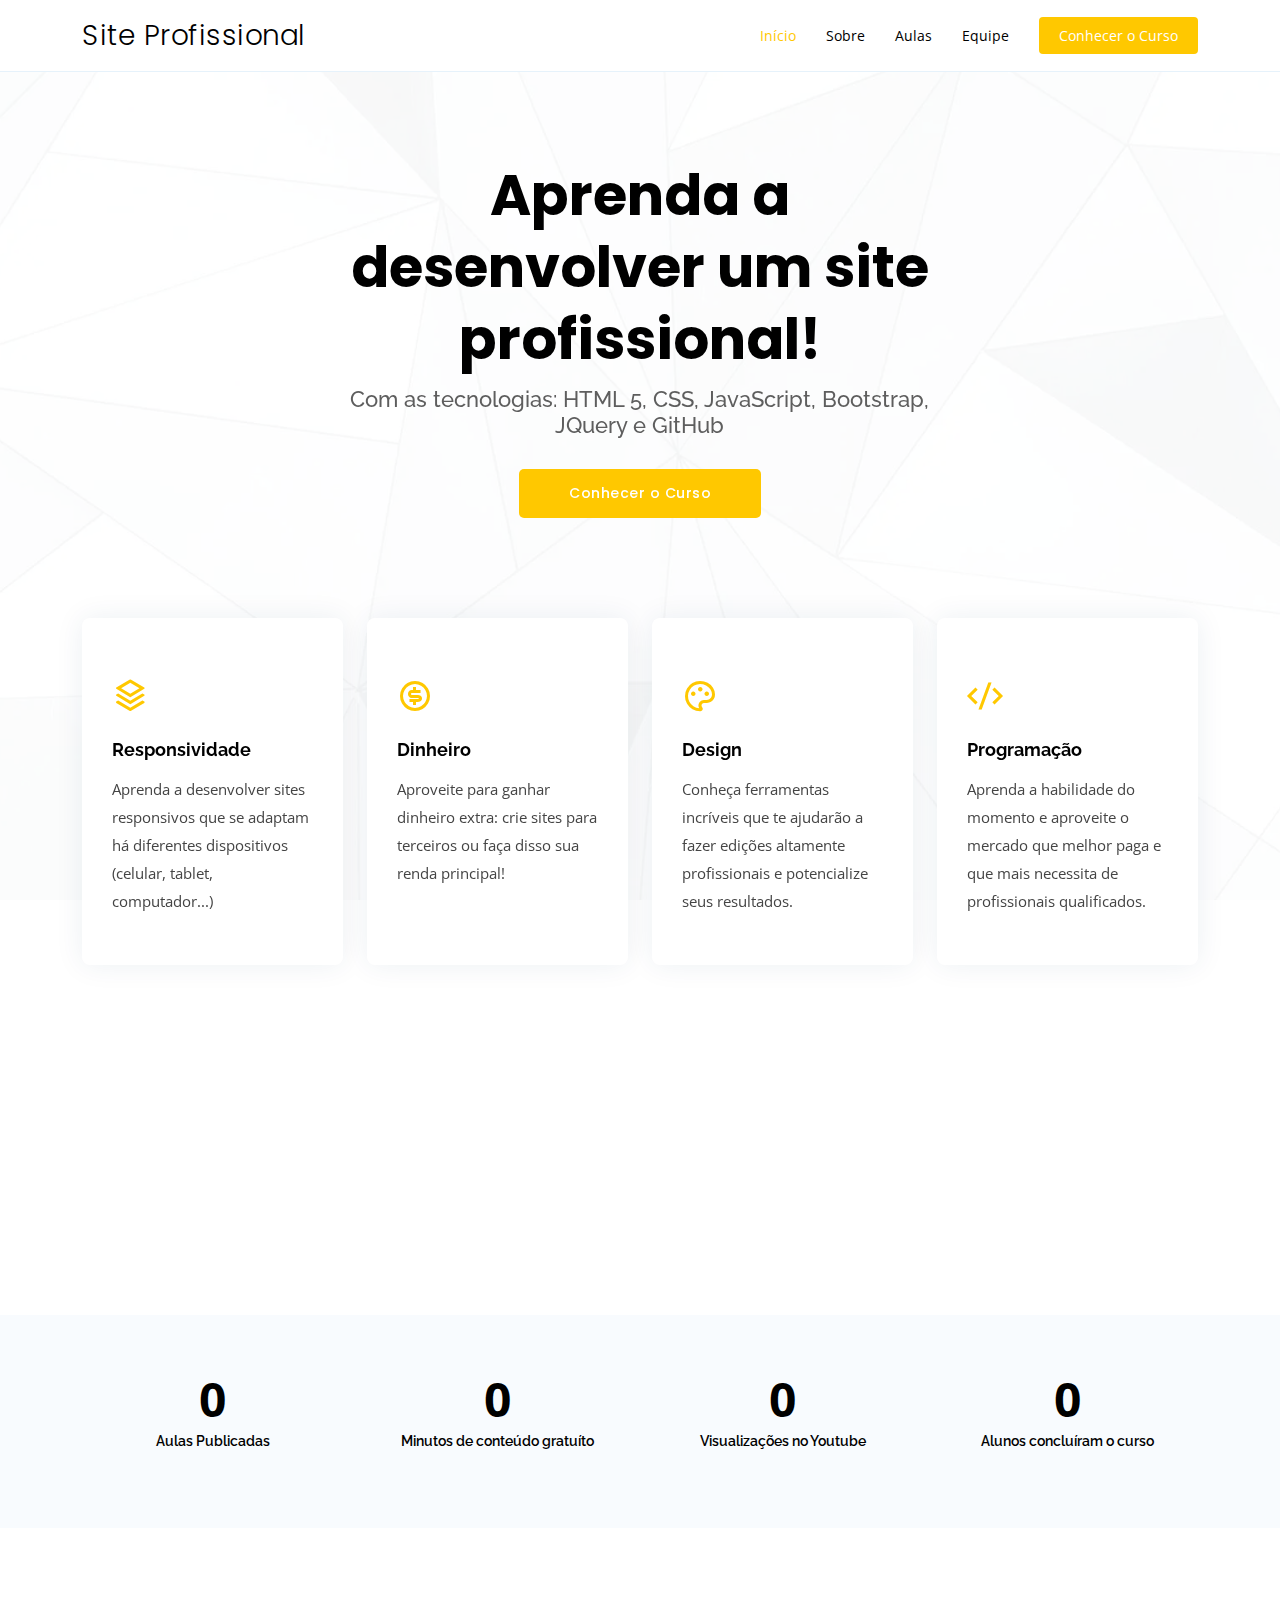
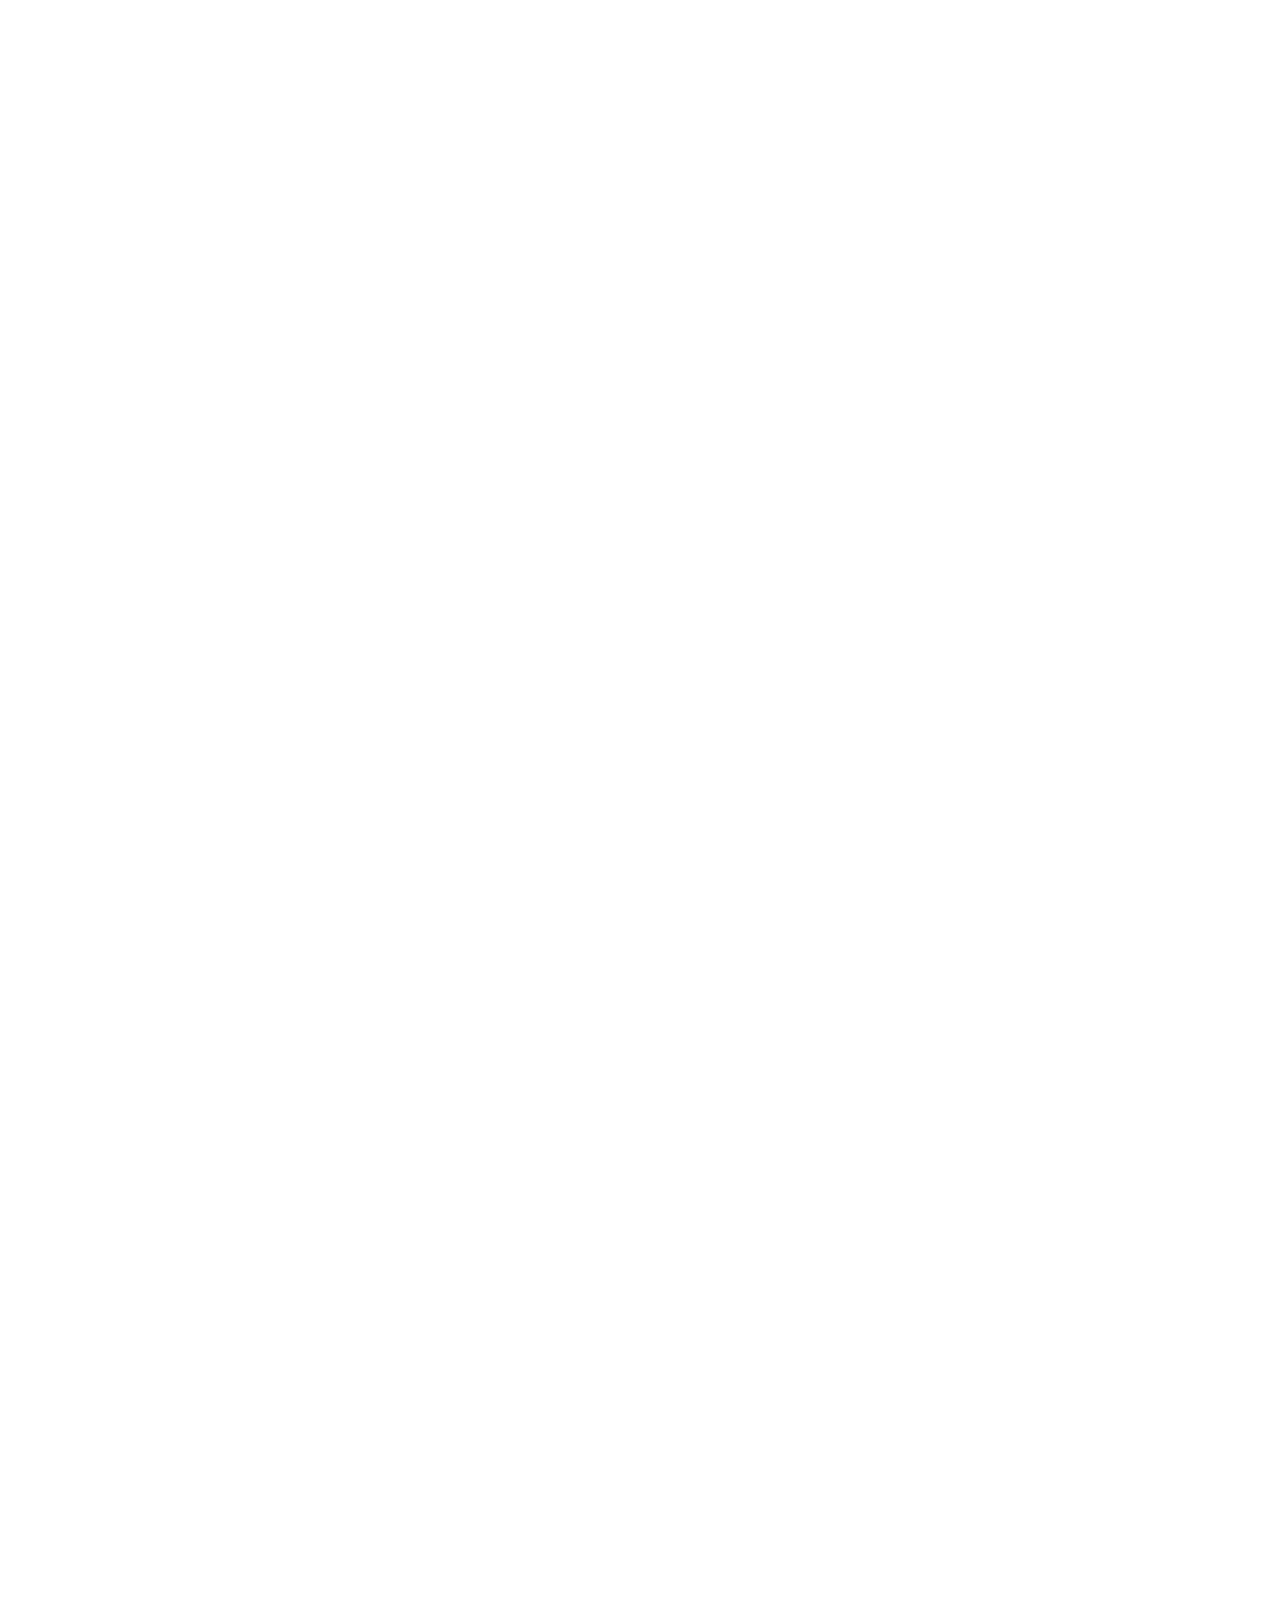
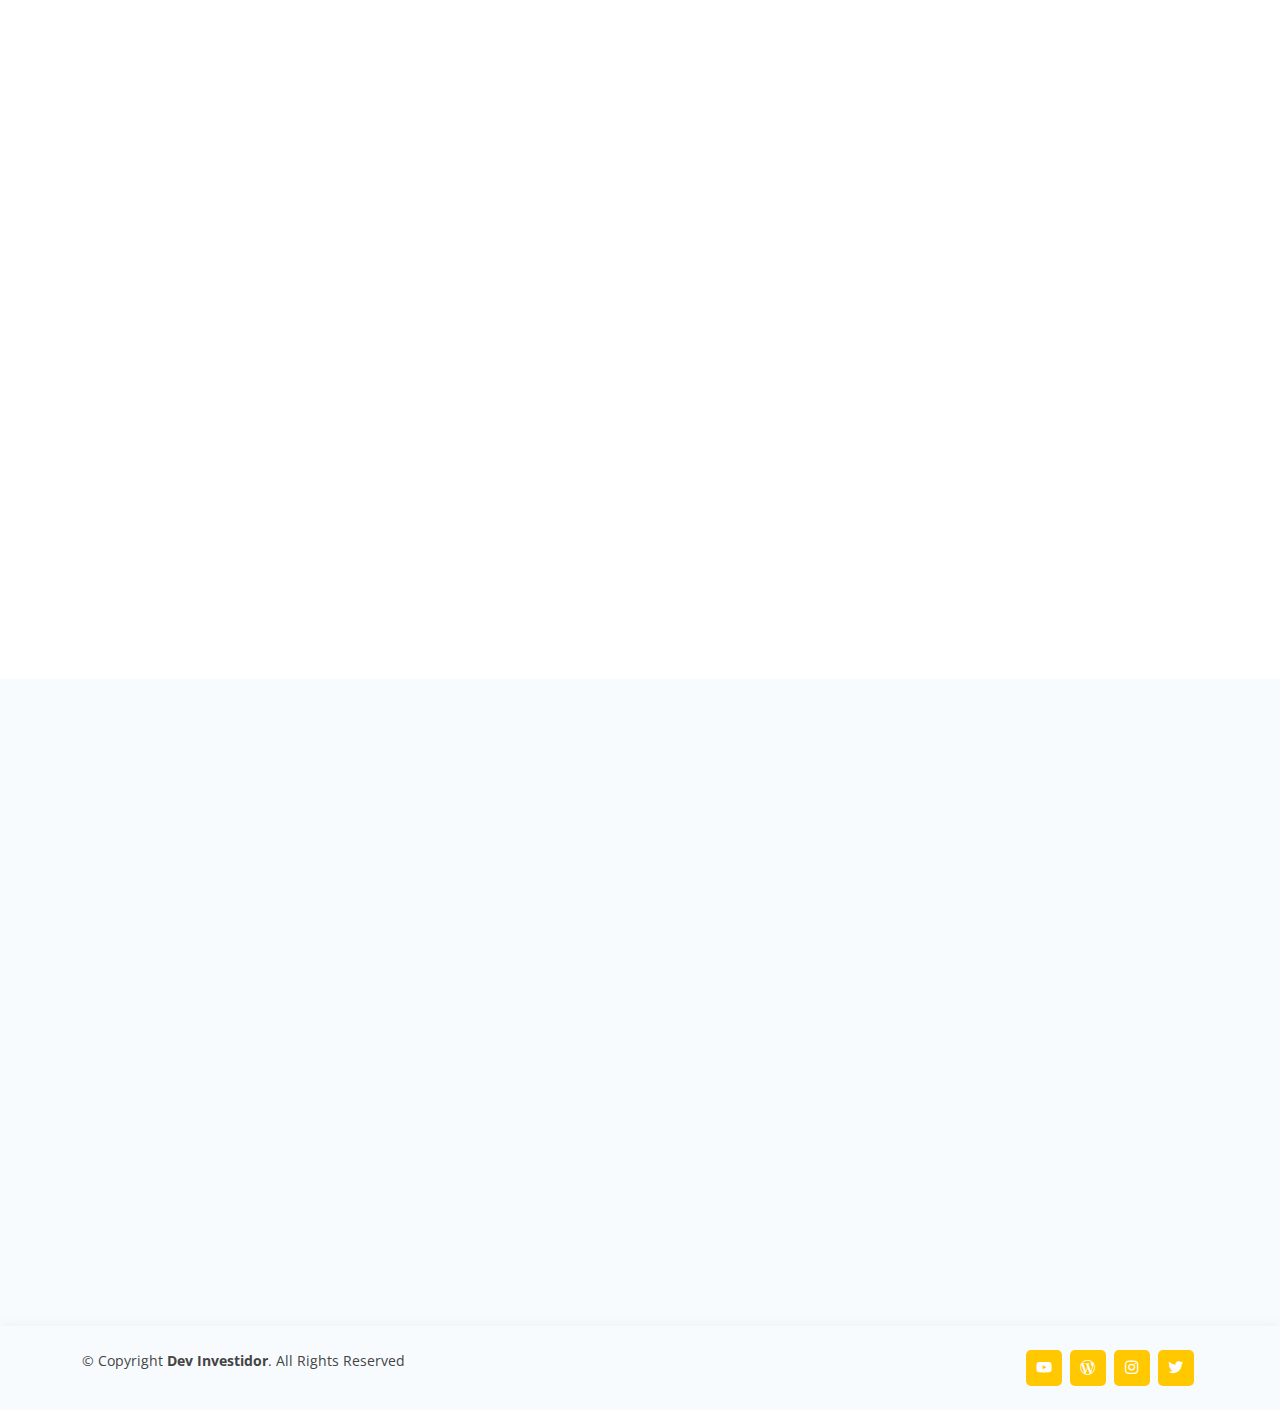
<file: index.html>
<!DOCTYPE html><html lang="en"><head><meta charset="utf-8"><meta content="width=device-width, initial-scale=1.0" name="viewport"><title>Como criar SITE PROFISSIONAL | Passo a Passo</title><meta content="Aprenda através desse curso GRATUITO a criar seu site profissional | Passo a Passo!" name="description"><meta content="web design, desenvolvimento web, html, css, javascript, jquery, design, criar site, site profissional" name="keywords"><link href="favicon.f1fbb762.webp" rel="icon"><link href="favicon.f1fbb762.webp" rel="apple-touch-icon"><link href="https://fonts.googleapis.com/css?family=Open+Sans:300,300i,400,400i,600,600i,700,700i|Raleway:300,300i,400,400i,500,500i,600,600i,700,700i|Poppins:300,300i,400,400i,500,500i,600,600i,700,700i" rel="stylesheet"><link href="index.72f0461f.css" rel="stylesheet"><link href="index.482b4787.css" rel="stylesheet"><link href="index.f7bd09f9.css" rel="stylesheet"><link href="index.0fa26559.css" rel="stylesheet"><link href="index.e6a36c58.css" rel="stylesheet"><link href="index.119f8600.css" rel="stylesheet"><link href="index.eb59005b.css" rel="stylesheet"></head><body>  <header id="header" class="fixed-top"> <div class="align-items-center container d-flex justify-content-between"> <h1 class="logo"><a href="index.html">Site Profissional</a></h1>   <nav id="navbar" class="navbar"> <ul> <li><a class="active nav-link scrollto" href="#inicio">Início</a></li> <li><a class="nav-link scrollto" href="#sobre">Sobre</a></li> <li><a class="nav-link o scrollto" href="#aulas">Aulas</a></li> <li><a class="nav-link scrollto" href="#equipe">Equipe</a></li> <li><a class="getstarted scrollto" href="#sobre">Conhecer o Curso</a></li> </ul> <i class="bi bi-list mobile-nav-toggle"></i> </nav> </div> </header>  <section id="inicio" class="align-items-center d-flex hero"> <div class="container position-relative" data-aos="fade-up" data-aos-delay="100"> <div class="justify-content-center row"> <div class="col-lg-9 col-xl-7 text-center"> <h1>Aprenda a desenvolver um site profissional!</h1> <h2>Com as tecnologias: HTML 5, CSS, JavaScript, Bootstrap, JQuery e GitHub</h2> </div> </div> <div class="text-center"> <a href="#sobre" class="btn-get-started scrollto">Conhecer o Curso</a> </div> <div class="icon-boxes row"> <div class="align-items-stretch col-lg-3 col-md-6 d-flex mb-5 mb-lg-0" data-aos="zoom-in" data-aos-delay="200"> <div class="icon-box"> <div class="icon"><i class="ri-stack-line"></i></div> <h4 class="title"><a>Responsividade</a></h4> <p class="description">Aprenda a desenvolver sites responsivos que se adaptam há diferentes dispositivos (celular, tablet, computador...)</p> </div> </div> <div class="align-items-stretch col-lg-3 col-md-6 d-flex mb-5 mb-lg-0" data-aos="zoom-in" data-aos-delay="400"> <div class="icon-box"> <div class="icon"><i class="ri-money-dollar-circle-line"></i></div> <h4 class="title"><a>Dinheiro</a></h4> <p class="description">Aproveite para ganhar dinheiro extra: crie sites para terceiros ou faça disso sua renda principal!</p> </div> </div> <div class="align-items-stretch col-lg-3 col-md-6 d-flex mb-5 mb-lg-0" data-aos="zoom-in" data-aos-delay="300"> <div class="icon-box"> <div class="icon"><i class="ri-palette-line"></i></div> <h4 class="title"><a>Design</a></h4> <p class="description">Conheça ferramentas incríveis que te ajudarão a fazer edições altamente profissionais e potencialize seus resultados.</p> </div> </div> <div class="align-items-stretch col-lg-3 col-md-6 d-flex mb-5 mb-lg-0" data-aos="zoom-in" data-aos-delay="500"> <div class="icon-box"> <div class="icon"><i class="ri-code-s-slash-line"></i></div> <h4 class="title"><a>Programação</a></h4> <p class="description">Aprenda a habilidade do momento e aproveite o mercado que melhor paga e que mais necessita de profissionais qualificados.</p> </div> </div> </div> </div> </section> <main id="main">  <section id="sobre" class="about"> <div class="container" data-aos="fade-up"> <div class="section-title"> <h2>Sobre o curso</h2> <p>Confira abaixo algumas métricas:</p> </div> </div></section>  <section id="counts" class="counts section-bg"> <div class="container"> <div class="justify-content-end row"> <div class="align-items-md-stretch col-6 col-lg-3 col-md-5 d-md-flex"> <div class="count-box"> <span data-purecounter-start="0" data-purecounter-end="8" data-purecounter-duration="2" class="purecounter"></span> <p>Aulas Publicadas</p> </div> </div> <div class="align-items-md-stretch col-6 col-lg-3 col-md-5 d-md-flex"> <div class="count-box"> <span data-purecounter-start="0" data-purecounter-end="246" data-purecounter-duration="2" class="purecounter"></span> <p>Minutos de conteúdo gratuíto</p> </div> </div> <div class="align-items-md-stretch col-6 col-lg-3 col-md-5 d-md-flex"> <div class="count-box"> <span data-purecounter-start="0" data-purecounter-end="250" data-purecounter-duration="2" class="purecounter"></span> <p>Visualizações no Youtube</p> </div> </div> <div class="align-items-md-stretch col-6 col-lg-3 col-md-5 d-md-flex"> <div class="count-box"> <span data-purecounter-start="0" data-purecounter-end="0" data-purecounter-duration="2" class="purecounter"></span> <p>Alunos concluíram o curso</p> </div> </div> </div> </div> </section>  <section id="testimonials" class="testimonials"> <div class="container" data-aos="fade-up"> <div class="section-title"> <h2>Feedbacks Alunos</h2> <p>Confira alguns feedbacks de alunos!</p> </div> <div class="swiper testimonials-slider" data-aos="fade-up" data-aos-delay="100"> <div class="swiper-wrapper"> <div class="swiper-slide"> <div class="testimonial-item"> <p> <i class="bx bxs-quote-alt-left quote-icon-left"></i> Proin iaculis purus consequat sem cure digni ssim donec porttitora entum suscipit rhoncus. Accusantium quam, ultricies eget id, aliquam eget nibh et. Maecen aliquam, risus at semper. <i class="bx bxs-quote-alt-right quote-icon-right"></i> </p> <img src="testimonials-1.6b1ca1f8.webp" class="testimonial-img" alt> <h3>Saul Goodman</h3> <h4>Ceo &amp; Founder</h4> </div> </div> <div class="swiper-slide"> <div class="testimonial-item"> <p> <i class="bx bxs-quote-alt-left quote-icon-left"></i> Export tempor illum tamen malis malis eram quae irure esse labore quem cillum quid cillum eram malis quorum velit fore eram velit sunt aliqua noster fugiat irure amet legam anim culpa. <i class="bx bxs-quote-alt-right quote-icon-right"></i> </p> <img src="testimonials-2.874400bf.webp" class="testimonial-img" alt> <h3>Sara Wilsson</h3> <h4>Designer</h4> </div> </div> <div class="swiper-slide"> <div class="testimonial-item"> <p> <i class="bx bxs-quote-alt-left quote-icon-left"></i> Enim nisi quem export duis labore cillum quae magna enim sint quorum nulla quem veniam duis minim tempor labore quem eram duis noster aute amet eram fore quis sint minim. <i class="bx bxs-quote-alt-right quote-icon-right"></i> </p> <img src="testimonials-3.b509e3de.webp" class="testimonial-img" alt> <h3>Jena Karlis</h3> <h4>Store Owner</h4> </div> </div> <div class="swiper-slide"> <div class="testimonial-item"> <p> <i class="bx bxs-quote-alt-left quote-icon-left"></i> Fugiat enim eram quae cillum dolore dolor amet nulla culpa multos export minim fugiat minim velit minim dolor enim duis veniam ipsum anim magna sunt elit fore quem dolore labore illum veniam. <i class="bx bxs-quote-alt-right quote-icon-right"></i> </p> <img src="testimonials-4.69da6677.webp" class="testimonial-img" alt> <h3>Matt Brandon</h3> <h4>Freelancer</h4> </div> </div> </div> <div class="swiper-pagination"></div> </div> </div> </section>  <section id="aulas" class="align-items-center d-flex hero"> <div class="container position-relative" data-aos="fade-up" data-aos-delay="100"> <div class="section-title"> <h2>Aulas</h2> <p>Confira o conteúdo das aulas abaixo</p> </div> <div class="icon-boxes row"> <div class="align-items-stretch col-lg-3 col-md-6 d-flex mb-5 mb-lg-0" data-aos="zoom-in" data-aos-delay="200"> <div class="icon-box"> <div class="icon"><i class="ri-stack-line"></i></div> <h4 class="title"><a href="aula1.html">#01 - Introdução</a></h4> <p class="description">Apresentação inicial do projeto, os motivos para aprender, uma breve história do professor, as sequências das aulas e as tecnologias utilizadas.</p> </div> </div> <div class="align-items-stretch col-lg-3 col-md-6 d-flex mb-5 mb-lg-0" data-aos="zoom-in" data-aos-delay="400"> <div class="icon-box"> <div class="icon"><i class="ri-github-line"></i></div> <h4 class="title"><a href="aula2.html">#02 - GitHub</a></h4> <p class="description">Nessa aula teremos o primeiro contato com o Github! Iremos ver para que ele serve, as plataformas que o utilizam , a questão da hospedagem com o GitHub Pages e os comandos mais utilizados.</p> </div> </div> <div class="align-items-stretch col-lg-3 col-md-6 d-flex mb-5 mb-lg-0" data-aos="zoom-in" data-aos-delay="300"> <div class="icon-box"> <div class="icon"><i class="ri-html5-line"></i></div> <h4 class="title"><a href="aula3.html">#03 - HTML 5</a></h4> <p class="description">Conheceremos o HTML 5 de maneira prática e direta, bem como a visão sistêmica da estrutura da internet e iremos utilizar a IDE VS Code.</p> </div> </div> <div class="align-items-stretch col-lg-3 col-md-6 d-flex mb-5 mb-lg-0" data-aos="zoom-in" data-aos-delay="500"> <div class="icon-box"> <div class="icon"><i class="ri-css3-line"></i></div> <h4 class="title"><a href="aula4.html">#04 - CSS</a></h4> <p class="description">Está na hora de colocar beleza do nosso esqueleto! Nessa aula iremos conhecer a mágina do CSS, seletores, anatomia, prioridades, limitações e muito mais.</p> </div> </div> <div class="align-items-stretch col-lg-3 col-md-6 d-flex mb-5 mb-lg-0" data-aos="zoom-in" data-aos-delay="500"> <div class="icon-box">   <div class="icon"><i class="ri-code-s-slash-line"></i></div> <h4 class="title"><a href="aula5.html">#05 - CSS + Bootstrap</a></h4> <p class="description">Vamos conhecer o framework front-end bootstrap, que irá nos auxiliar na criação de nossas páginas, bem como a estrutura de responsividade.</p> </div> </div> <div class="align-items-stretch col-lg-3 col-md-6 d-flex mb-5 mb-lg-0" data-aos="zoom-in" data-aos-delay="500"> <div class="icon-box"> <div class="icon"><i class="ri-palette-line"></i></div> <h4 class="title"><a href="aula6.html">#06 - Design</a></h4> <p class="description"> Irá conhecer ferramentas incrível que te ajudaram a editar imagens de maneira profissional.</p> </div> </div> <div class="align-items-stretch col-lg-3 col-md-6 d-flex mb-5 mb-lg-0" data-aos="zoom-in" data-aos-delay="500"> <div class="icon-box">   <div class="icon"><i class="ri-code-s-slash-line"></i></div> <h4 class="title"><a href="aula7.html">#07 - JavaScript</a></h4> <p class="description">Conheça a linguagem de programação mais utilizada no mundo! Seus fundamentos, manipulação da DOM, eventos, validação e muito mais!</p> </div> </div> <div class="align-items-stretch col-lg-3 col-md-6 d-flex mb-5 mb-lg-0" data-aos="zoom-in" data-aos-delay="500"> <div class="icon-box"> <div class="icon"><i class="ri-code-s-slash-line"></i></div> <h4 class="title"><a href="aula8.html">#08 - JQuery</a></h4> <p class="description">Simplifica o desenvolvimento web com sintaxe concisa, manipulação de DOM, tratamento de eventos, validação de formulários e suporte a AJAX.</p> </div> </div> <div class="align-items-stretch col-lg-3 col-md-6 d-flex mb-5 mb-lg-0" data-aos="zoom-in" data-aos-delay="500"> <div class="icon-box"> <div class="icon"><i class="ri-article-line"></i></div> <h4 class="title"><a href="aula9.html">#09 - Templates</a></h4> <p class="description">Sed ut perspiciatis unde omnis iste natus error sit voluptatem accusantium doloremque laudantium, totam rem aperiam, eaque ipsa quae ab.</p> </div> </div> <div class="align-items-stretch col-lg-3 col-md-6 d-flex mb-5 mb-lg-0" data-aos="zoom-in" data-aos-delay="500"> <div class="icon-box"> <div class="icon"><i class="ri-edit-line"></i></div> <h4 class="title"><a href>#10 - Editando o Template</a></h4> <p class="description">Sed ut perspiciatis unde omnis iste natus error sit voluptatem accusantium doloremque laudantium, totam rem aperiam, eaque ipsa quae ab.</p> </div> </div> <div class="align-items-stretch col-lg-3 col-md-6 d-flex mb-5 mb-lg-0" data-aos="zoom-in" data-aos-delay="500"> <div class="icon-box"> <div class="icon"><i class="ri-chrome-line"></i></div> <h4 class="title"><a href>#11 - Publicando seu site</a></h4> <p class="description">Sed ut perspiciatis unde omnis iste natus error sit voluptatem accusantium doloremque laudantium, totam rem aperiam, eaque ipsa quae ab.</p> </div> </div> <div class="align-items-stretch col-lg-3 col-md-6 d-flex mb-5 mb-lg-0" data-aos="zoom-in" data-aos-delay="500"> <div class="icon-box"> <div class="icon"><i class="ri-cloud-line"></i></div> <h4 class="title"><a href>#12 - Adicionando dominío</a></h4> <p class="description">Sed ut perspiciatis unde omnis iste natus error sit voluptatem accusantium doloremque laudantium, totam rem aperiam, eaque ipsa quae ab.</p> </div> </div> </div> </div> </section>  <section id="equipe" class="section-bg team"> <div class="container" data-aos="fade-up"> <div class="section-title"> <h2>Equipe</h2> <p>Confira as pessoas que participaram do curso!</p> </div> <div class="row"> <div class="align-items-stretch col-lg-3 col-md-6 d-flex" data-aos="fade-up" data-aos-delay="100"> <div class="member"> <div class="member-img"> <img src="team-1.4f14e12b.webp" class="img-fluid" alt> <div class="social"> <a href><i class="bi bi-twitter"></i></a> <a href><i class="bi bi-facebook"></i></a> <a href><i class="bi bi-instagram"></i></a> <a href><i class="bi bi-linkedin"></i></a> </div> </div> <div class="member-info"> <h4>Karan Alves Pereira</h4> <span>Professor</span> </div> </div> </div> <div class="align-items-stretch col-lg-3 col-md-6 d-flex" data-aos="fade-up" data-aos-delay="200"> <div class="member"> <div class="member-img"> <img src="fotovinicius.6c6ccbea.webp" class="img-fluid" alt> <div class="social"> <a href="https://www.instagram.com/alvesvn._/"><i class="bi bi-instagram"></i></a> </div> </div> <div class="member-info"> <h4>Vinicius Alves Pereira</h4> <span>Aluno</span> </div> </div> </div> <div class="align-items-stretch col-lg-3 col-md-6 d-flex" data-aos="fade-up" data-aos-delay="300"> <div class="member"> <div class="member-img"> <img src="team-3.cf5a2396.webp" class="img-fluid" alt> <div class="social"> <a href><i class="bi bi-twitter"></i></a> <a href><i class="bi bi-facebook"></i></a> <a href><i class="bi bi-instagram"></i></a> <a href><i class="bi bi-linkedin"></i></a> </div> </div> <div class="member-info"> <h4>Aluno 2</h4> <span>CTO</span> </div> </div> </div> <div class="align-items-stretch col-lg-3 col-md-6 d-flex" data-aos="fade-up" data-aos-delay="400"> <div class="member"> <div class="member-img"> <img src="team-4.ea88aa23.webp" class="img-fluid" alt> <div class="social"> <a href><i class="bi bi-twitter"></i></a> <a href><i class="bi bi-facebook"></i></a> <a href><i class="bi bi-instagram"></i></a> <a href><i class="bi bi-linkedin"></i></a> </div> </div> <div class="member-info"> <h4>Aluno 3</h4> <span>Accountant</span> </div> </div> </div> </div> </div> </section> </main>  <footer id="footer"> <div class="container d-md-flex py-4"> <div class="me-md-auto text-center text-md-start"> <div class="copyright"> &copy; Copyright <strong><span>Dev Investidor</span></strong>. All Rights Reserved </div> </div> <div class="pt-3 pt-md-0 social-links text-center text-md-right"> <a target="_blank" href="https://www.youtube.com/c/devinvestidor" class="youtube"><i class="bx bxl-youtube"></i></a> <a target="_blank" href="https://devinvestidor.com.br/" class="wordpress"><i class="bx bxl-wordpress"></i></a> <a target="_blank" href="https://www.instagram.com/devinvestidor/" class="instagram"><i class="bx bxl-instagram"></i></a> <a target="_blank" href="https://twitter.com/devinvestidor" class="twitter"><i class="bx bxl-twitter"></i></a> </div> </div> </footer> <div id="preloader"></div> <a href="#" class="align-items-center back-to-top d-flex justify-content-center"><i class="bi bi-arrow-up-short"></i></a>  <script src="index.72a6f1d1.js"></script> <script src="index.7b90f885.js"></script> <script src="index.c538355d.js"></script> <script src="index.b3bdedda.js"></script>  <script src="index.7c5f68f2.js"></script> </body></html>
</file>
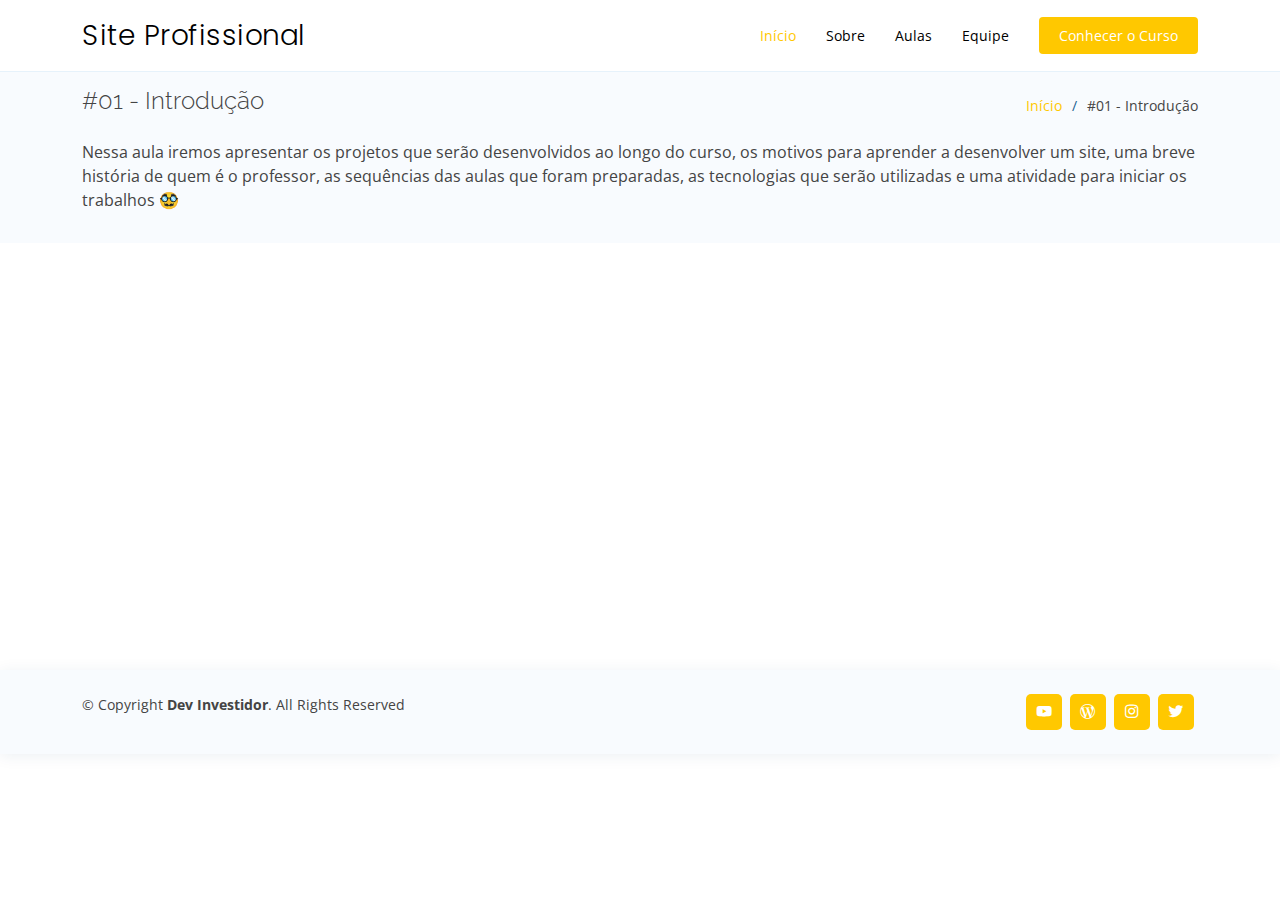
<file: aula1.html>
<!DOCTYPE html><html lang="en"><head><meta charset="utf-8"><meta content="width=device-width, initial-scale=1.0" name="viewport"><title>#01 - Introdução</title><meta content="Aprenda através desse curso GRATUITO a criar seu site profissional | Passo a Passo!" name="description"><meta content="web design, desenvolvimento web, html, css, javascript, jquery, design, criar site, site profissional" name="keywords"><link href="favicon.f1fbb762.webp" rel="icon"><link href="favicon.f1fbb762.webp" rel="apple-touch-icon"><link href="https://fonts.googleapis.com/css?family=Open+Sans:300,300i,400,400i,600,600i,700,700i|Raleway:300,300i,400,400i,500,500i,600,600i,700,700i|Poppins:300,300i,400,400i,500,500i,600,600i,700,700i" rel="stylesheet"><link href="index.72f0461f.css" rel="stylesheet"><link href="index.482b4787.css" rel="stylesheet"><link href="index.f7bd09f9.css" rel="stylesheet"><link href="index.0fa26559.css" rel="stylesheet"><link href="index.e6a36c58.css" rel="stylesheet"><link href="index.119f8600.css" rel="stylesheet"><link href="index.eb59005b.css" rel="stylesheet"></head><body>  <header id="header" class="fixed-top"> <div class="align-items-center container d-flex justify-content-between"> <h1 class="logo"><a href="index.html">Site Profissional</a></h1>   <nav id="navbar" class="navbar"> <ul> <li><a class="active nav-link scrollto" href="index.html#inicio">Início</a></li> <li><a class="nav-link scrollto" href="index.html#sobre">Sobre</a></li> <li><a class="nav-link o scrollto" href="index.html#aulas">Aulas</a></li> <li><a class="nav-link scrollto" href="index.html#equipe">Equipe</a></li> <li><a class="getstarted scrollto" href="index.html#sobre">Conhecer o Curso</a></li> </ul> <i class="bi bi-list mobile-nav-toggle"></i> </nav> </div> </header> <main id="main">  <section id="breadcrumbs" class="breadcrumbs"> <div class="container"> <div class="align-items-center d-flex justify-content-between"> <h2>#01 - Introdução</h2> <ol> <li><a href="index.html">Início</a></li> <li>#01 - Introdução</li> </ol> </div> <p class="mt-3"> Nessa aula iremos apresentar os projetos que serão desenvolvidos ao longo do curso, os motivos para aprender a desenvolver um site, uma breve história de quem é o professor, as sequências das aulas que foram preparadas, as tecnologias que serão utilizadas e uma atividade para iniciar os trabalhos 🥸 </p> </div> </section>  <section id="portfolio-details" class="portfolio-details"> <div class="container"> <div class="gy-4 row"> <div class="col-lg-6"> <div style="width:100%"> <div style="height:0;padding-top:0;padding-bottom:56.25%;position:relative"> <iframe title="#01 - Apresentação - Criar SITE PROFISSIONAL | Passo a Passo" frameborder="0" width="1200" height="675" style="width:100%;height:100%;position:absolute;top:0;left:0" src="https://www.youtube.com/embed/ehGGuN8ITlg" allowscriptaccess="always" allowfullscreen scrolling="yes" allownetworking="all"></iframe> </div> </div> </div> <div class="col-lg-6"> <div style="width:100%"><div style="height:0;padding-top:0;padding-bottom:56.25%;position:relative"><iframe title="#01 - Apresentação - Criar SITE PROFISSIONAL | Passo a Passo" frameborder="0" width="1200" height="675" style="width:100%;height:100%;position:absolute;top:0;left:0" src="https://view.genial.ly/644317cb921d970018bcdcbd" type="text/html" allowscriptaccess="always" allowfullscreen scrolling="yes" allownetworking="all"></iframe> </div> </div> </div> </div> </div> </section> </main> <footer id="footer"> <div class="container d-md-flex py-4"> <div class="me-md-auto text-center text-md-start"> <div class="copyright"> &copy; Copyright <strong><span>Dev Investidor</span></strong>. All Rights Reserved </div> </div> <div class="pt-3 pt-md-0 social-links text-center text-md-right"> <a target="_blank" href="https://www.youtube.com/c/devinvestidor" class="youtube"><i class="bx bxl-youtube"></i></a> <a target="_blank" href="https://devinvestidor.com.br/" class="wordpress"><i class="bx bxl-wordpress"></i></a> <a target="_blank" href="https://www.instagram.com/devinvestidor/" class="instagram"><i class="bx bxl-instagram"></i></a> <a target="_blank" href="https://twitter.com/devinvestidor" class="twitter"><i class="bx bxl-twitter"></i></a> </div> </div> </footer> <div id="preloader"></div> <a href="#" class="align-items-center back-to-top d-flex justify-content-center"><i class="bi bi-arrow-up-short"></i></a>  <script src="index.72a6f1d1.js"></script> <script src="index.7b90f885.js"></script> <script src="index.c538355d.js"></script> <script src="index.b3bdedda.js"></script>  <script src="index.7c5f68f2.js"></script> </body></html>
</file>
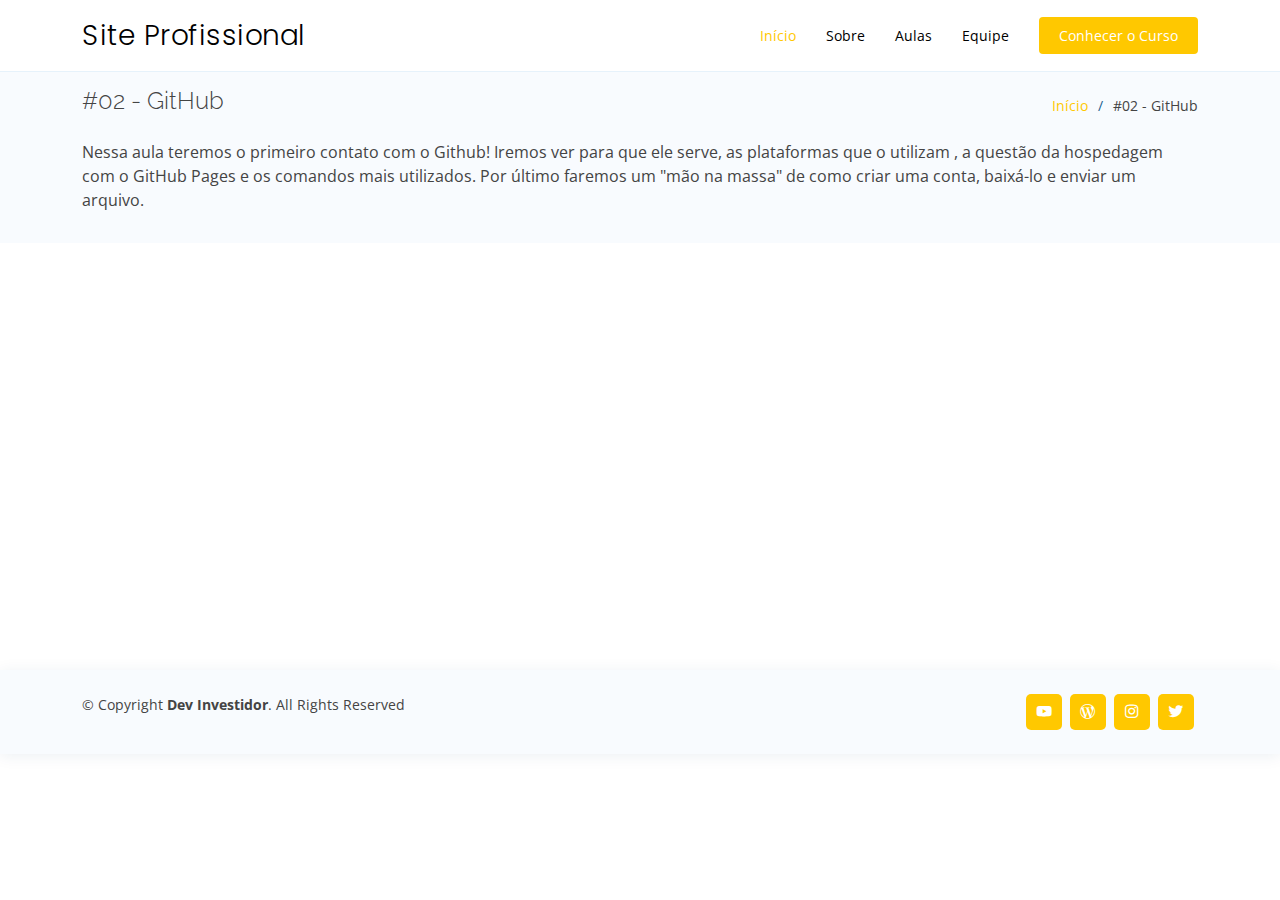
<file: aula2.html>
<!DOCTYPE html><html lang="en"><head><meta charset="utf-8"><meta content="width=device-width, initial-scale=1.0" name="viewport"><title>#02 - GitHub</title><meta content="Aprenda através desse curso GRATUITO a criar seu site profissional | Passo a Passo!" name="description"><meta content="web design, desenvolvimento web, html, css, javascript, jquery, design, criar site, site profissional" name="keywords"><link href="favicon.f1fbb762.webp" rel="icon"><link href="favicon.f1fbb762.webp" rel="apple-touch-icon"><link href="https://fonts.googleapis.com/css?family=Open+Sans:300,300i,400,400i,600,600i,700,700i|Raleway:300,300i,400,400i,500,500i,600,600i,700,700i|Poppins:300,300i,400,400i,500,500i,600,600i,700,700i" rel="stylesheet"><link href="index.72f0461f.css" rel="stylesheet"><link href="index.482b4787.css" rel="stylesheet"><link href="index.f7bd09f9.css" rel="stylesheet"><link href="index.0fa26559.css" rel="stylesheet"><link href="index.e6a36c58.css" rel="stylesheet"><link href="index.119f8600.css" rel="stylesheet"><link href="index.eb59005b.css" rel="stylesheet"></head><body>  <header id="header" class="fixed-top"> <div class="align-items-center container d-flex justify-content-between"> <h1 class="logo"><a href="index.html">Site Profissional</a></h1>   <nav id="navbar" class="navbar"> <ul> <li><a class="active nav-link scrollto" href="index.html#inicio">Início</a></li> <li><a class="nav-link scrollto" href="index.html#sobre">Sobre</a></li> <li><a class="nav-link o scrollto" href="index.html#aulas">Aulas</a></li> <li><a class="nav-link scrollto" href="index.html#equipe">Equipe</a></li> <li><a class="getstarted scrollto" href="index.html#sobre">Conhecer o Curso</a></li> </ul> <i class="bi bi-list mobile-nav-toggle"></i> </nav> </div> </header> <main id="main">  <section id="breadcrumbs" class="breadcrumbs"> <div class="container"> <div class="align-items-center d-flex justify-content-between"> <h2>#02 - GitHub</h2> <ol> <li><a href="index.html">Início</a></li> <li>#02 - GitHub</li> </ol> </div> <p class="mt-3"> Nessa aula teremos o primeiro contato com o Github! Iremos ver para que ele serve, as plataformas que o utilizam , a questão da hospedagem com o GitHub Pages e os comandos mais utilizados. Por último faremos um "mão na massa" de como criar uma conta, baixá-lo e enviar um arquivo. </p> </div> </section>  <section id="portfolio-details" class="portfolio-details"> <div class="container"> <div class="gy-4 row"> <div class="col-lg-6"> <div style="width:100%"> <div style="height:0;padding-top:0;padding-bottom:56.25%;position:relative"> <iframe title="#01 - Apresentação - Criar SITE PROFISSIONAL | Passo a Passo" frameborder="0" width="1200" height="675" style="width:100%;height:100%;position:absolute;top:0;left:0" src="https://www.youtube.com/embed/u0hsrVNdfgc" allowscriptaccess="always" allowfullscreen scrolling="yes" allownetworking="all"></iframe> </div> </div> </div> <div class="col-lg-6"> <div style="width:100%"><div style="height:0;padding-top:0;padding-bottom:56.25%;position:relative"><iframe title="#01 - Apresentação - Criar SITE PROFISSIONAL | Passo a Passo" frameborder="0" width="1200" height="675" style="width:100%;height:100%;position:absolute;top:0;left:0" src="https://view.genial.ly/644c1d9fb184d90012f213d8" type="text/html" allowscriptaccess="always" allowfullscreen scrolling="yes" allownetworking="all"></iframe> </div> </div> </div> </div> </div> </section> </main> <footer id="footer"> <div class="container d-md-flex py-4"> <div class="me-md-auto text-center text-md-start"> <div class="copyright"> &copy; Copyright <strong><span>Dev Investidor</span></strong>. All Rights Reserved </div> </div> <div class="pt-3 pt-md-0 social-links text-center text-md-right"> <a target="_blank" href="https://www.youtube.com/c/devinvestidor" class="youtube"><i class="bx bxl-youtube"></i></a> <a target="_blank" href="https://devinvestidor.com.br/" class="wordpress"><i class="bx bxl-wordpress"></i></a> <a target="_blank" href="https://www.instagram.com/devinvestidor/" class="instagram"><i class="bx bxl-instagram"></i></a> <a target="_blank" href="https://twitter.com/devinvestidor" class="twitter"><i class="bx bxl-twitter"></i></a> </div> </div> </footer> <div id="preloader"></div> <a href="#" class="align-items-center back-to-top d-flex justify-content-center"><i class="bi bi-arrow-up-short"></i></a>  <script src="index.72a6f1d1.js"></script> <script src="index.7b90f885.js"></script> <script src="index.c538355d.js"></script> <script src="index.b3bdedda.js"></script>  <script src="index.7c5f68f2.js"></script> </body></html>
</file>
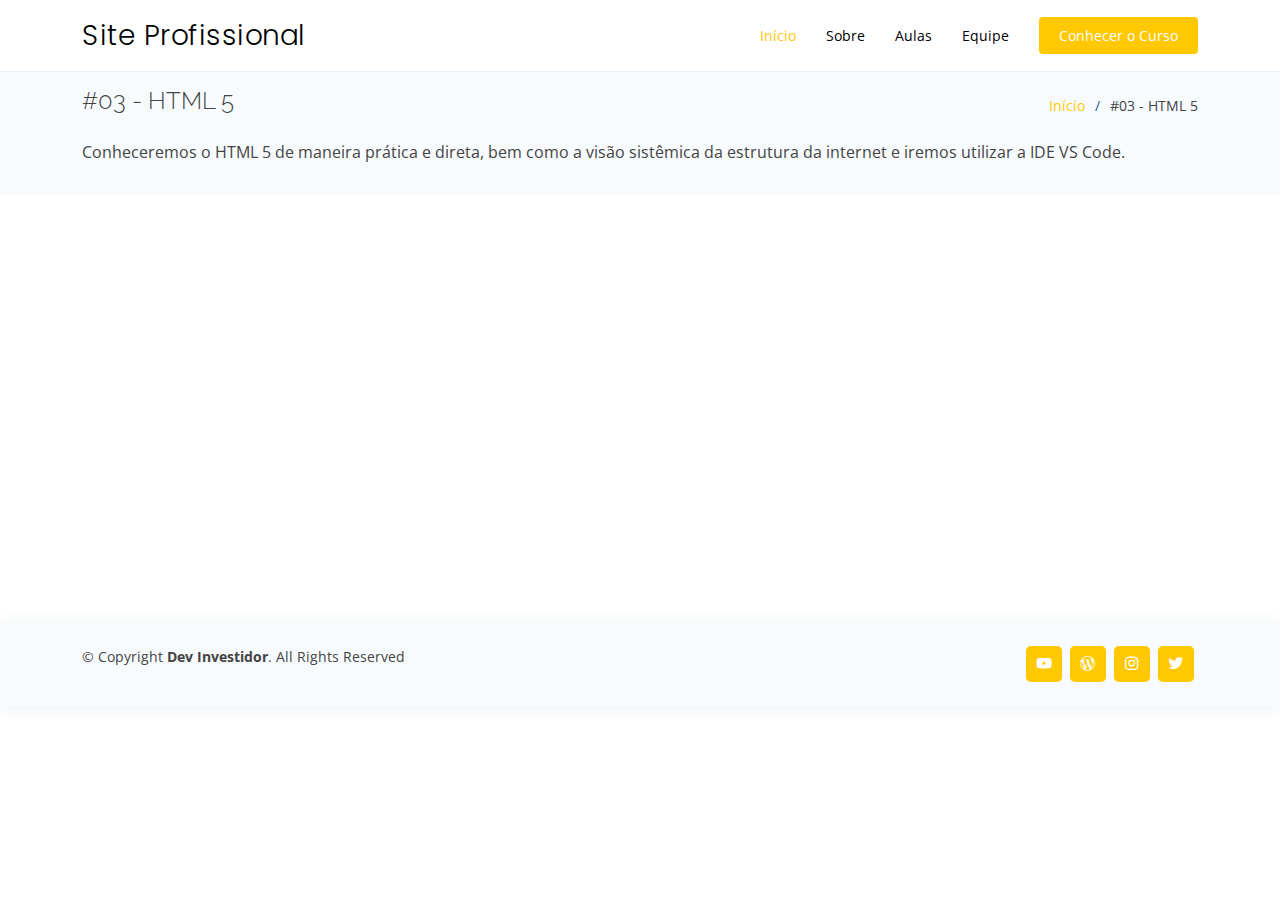
<file: aula3.html>
<!DOCTYPE html><html lang="en"><head><meta charset="utf-8"><meta content="width=device-width, initial-scale=1.0" name="viewport"><title>#03 - HTML 5</title><meta content="Aprenda através desse curso GRATUITO a criar seu site profissional | Passo a Passo!" name="description"><meta content="web design, desenvolvimento web, html, css, javascript, jquery, design, criar site, site profissional" name="keywords"><link href="favicon.f1fbb762.webp" rel="icon"><link href="favicon.f1fbb762.webp" rel="apple-touch-icon"><link href="https://fonts.googleapis.com/css?family=Open+Sans:300,300i,400,400i,600,600i,700,700i|Raleway:300,300i,400,400i,500,500i,600,600i,700,700i|Poppins:300,300i,400,400i,500,500i,600,600i,700,700i" rel="stylesheet"><link href="index.72f0461f.css" rel="stylesheet"><link href="index.482b4787.css" rel="stylesheet"><link href="index.f7bd09f9.css" rel="stylesheet"><link href="index.0fa26559.css" rel="stylesheet"><link href="index.e6a36c58.css" rel="stylesheet"><link href="index.119f8600.css" rel="stylesheet"><link href="index.eb59005b.css" rel="stylesheet"></head><body>  <header id="header" class="fixed-top"> <div class="align-items-center container d-flex justify-content-between"> <h1 class="logo"><a href="index.html">Site Profissional</a></h1>   <nav id="navbar" class="navbar"> <ul> <li><a class="active nav-link scrollto" href="index.html#inicio">Início</a></li> <li><a class="nav-link scrollto" href="index.html#sobre">Sobre</a></li> <li><a class="nav-link o scrollto" href="index.html#aulas">Aulas</a></li> <li><a class="nav-link scrollto" href="index.html#equipe">Equipe</a></li> <li><a class="getstarted scrollto" href="index.html#sobre">Conhecer o Curso</a></li> </ul> <i class="bi bi-list mobile-nav-toggle"></i> </nav> </div> </header> <main id="main">  <section id="breadcrumbs" class="breadcrumbs"> <div class="container"> <div class="align-items-center d-flex justify-content-between"> <h2>#03 - HTML 5</h2> <ol> <li><a href="index.html">Início</a></li> <li>#03 - HTML 5</li> </ol> </div> <p class="mt-3"> Conheceremos o HTML 5 de maneira prática e direta, bem como a visão sistêmica da estrutura da internet e iremos utilizar a IDE VS Code. </p> </div> </section>  <section id="portfolio-details" class="portfolio-details"> <div class="container"> <div class="gy-4 row"> <div class="col-lg-6"> <div style="width:100%"> <div style="height:0;padding-top:0;padding-bottom:56.25%;position:relative"> <iframe title="#01 - Apresentação - Criar SITE PROFISSIONAL | Passo a Passo" frameborder="0" width="1200" height="675" style="width:100%;height:100%;position:absolute;top:0;left:0" src="https://www.youtube.com/embed/Hwou5tWtsN8" allowscriptaccess="always" allowfullscreen scrolling="yes" allownetworking="all"></iframe> </div> </div> </div> <div class="col-lg-6"> <div style="width:100%"><div style="height:0;padding-top:0;padding-bottom:56.25%;position:relative"><iframe title="#01 - Apresentação - Criar SITE PROFISSIONAL | Passo a Passo" frameborder="0" width="1200" height="675" style="width:100%;height:100%;position:absolute;top:0;left:0" src="https://view.genial.ly/6455734497659500111cf22b" type="text/html" allowscriptaccess="always" allowfullscreen scrolling="yes" allownetworking="all"></iframe> </div> </div> </div> </div> </div> </section> </main> <footer id="footer"> <div class="container d-md-flex py-4"> <div class="me-md-auto text-center text-md-start"> <div class="copyright"> &copy; Copyright <strong><span>Dev Investidor</span></strong>. All Rights Reserved </div> </div> <div class="pt-3 pt-md-0 social-links text-center text-md-right"> <a target="_blank" href="https://www.youtube.com/c/devinvestidor" class="youtube"><i class="bx bxl-youtube"></i></a> <a target="_blank" href="https://devinvestidor.com.br/" class="wordpress"><i class="bx bxl-wordpress"></i></a> <a target="_blank" href="https://www.instagram.com/devinvestidor/" class="instagram"><i class="bx bxl-instagram"></i></a> <a target="_blank" href="https://twitter.com/devinvestidor" class="twitter"><i class="bx bxl-twitter"></i></a> </div> </div> </footer> <div id="preloader"></div> <a href="#" class="align-items-center back-to-top d-flex justify-content-center"><i class="bi bi-arrow-up-short"></i></a>  <script src="index.72a6f1d1.js"></script> <script src="index.7b90f885.js"></script> <script src="index.c538355d.js"></script> <script src="index.b3bdedda.js"></script>  <script src="index.7c5f68f2.js"></script> </body></html>
</file>
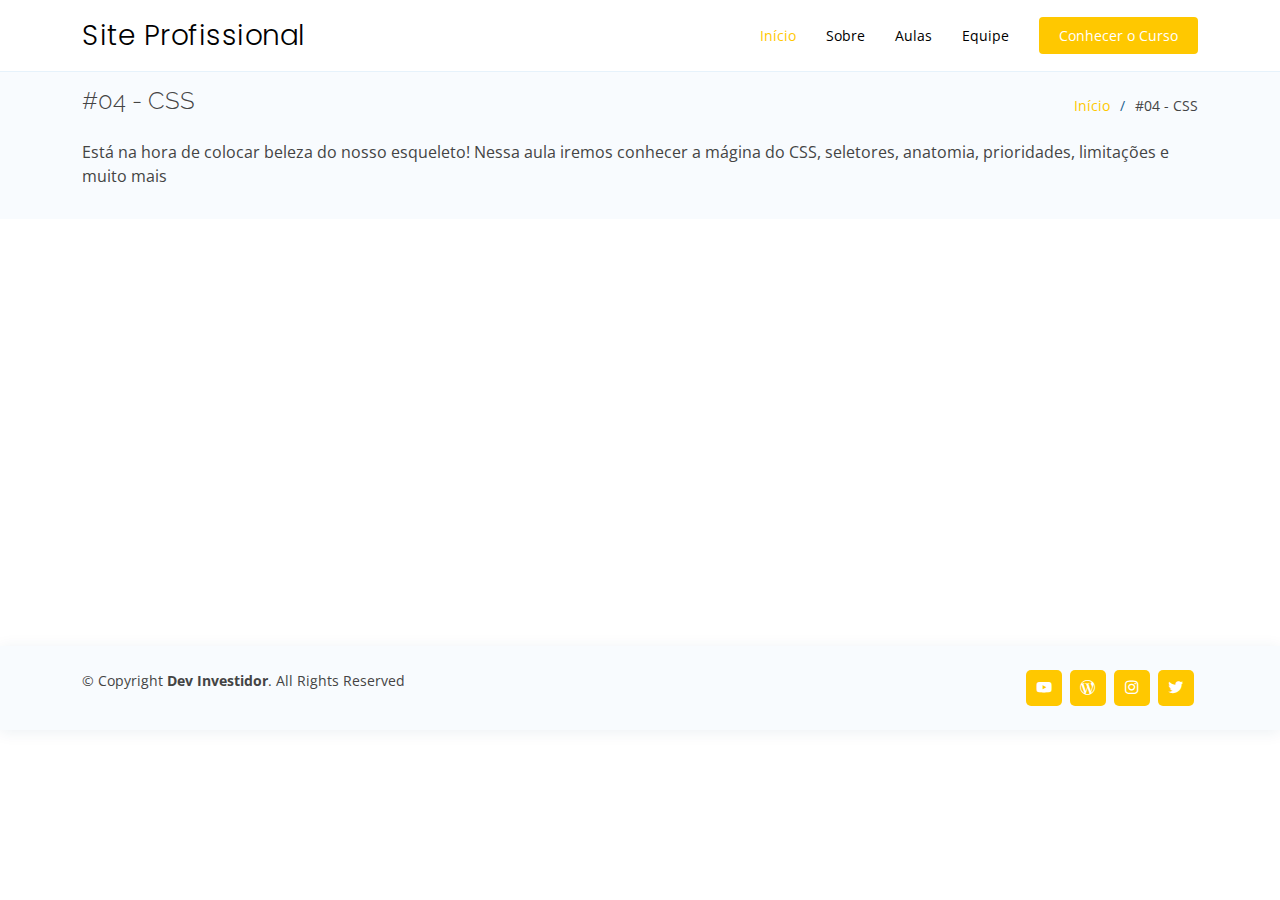
<file: aula4.html>
<!DOCTYPE html><html lang="en"><head><meta charset="utf-8"><meta content="width=device-width, initial-scale=1.0" name="viewport"><title>#04 - CSS</title><meta content="Aprenda através desse curso GRATUITO a criar seu site profissional | Passo a Passo!" name="description"><meta content="web design, desenvolvimento web, html, css, javascript, jquery, design, criar site, site profissional" name="keywords"><link href="favicon.f1fbb762.webp" rel="icon"><link href="favicon.f1fbb762.webp" rel="apple-touch-icon"><link href="https://fonts.googleapis.com/css?family=Open+Sans:300,300i,400,400i,600,600i,700,700i|Raleway:300,300i,400,400i,500,500i,600,600i,700,700i|Poppins:300,300i,400,400i,500,500i,600,600i,700,700i" rel="stylesheet"><link href="index.72f0461f.css" rel="stylesheet"><link href="index.482b4787.css" rel="stylesheet"><link href="index.f7bd09f9.css" rel="stylesheet"><link href="index.0fa26559.css" rel="stylesheet"><link href="index.e6a36c58.css" rel="stylesheet"><link href="index.119f8600.css" rel="stylesheet"><link href="index.eb59005b.css" rel="stylesheet"></head><body>  <header id="header" class="fixed-top"> <div class="align-items-center container d-flex justify-content-between"> <h1 class="logo"><a href="index.html">Site Profissional</a></h1>   <nav id="navbar" class="navbar"> <ul> <li><a class="active nav-link scrollto" href="index.html#inicio">Início</a></li> <li><a class="nav-link scrollto" href="index.html#sobre">Sobre</a></li> <li><a class="nav-link o scrollto" href="index.html#aulas">Aulas</a></li> <li><a class="nav-link scrollto" href="index.html#equipe">Equipe</a></li> <li><a class="getstarted scrollto" href="index.html#sobre">Conhecer o Curso</a></li> </ul> <i class="bi bi-list mobile-nav-toggle"></i> </nav> </div> </header> <main id="main">  <section id="breadcrumbs" class="breadcrumbs"> <div class="container"> <div class="align-items-center d-flex justify-content-between"> <h2>#04 - CSS</h2> <ol> <li><a href="index.html">Início</a></li> <li>#04 - CSS</li> </ol> </div> <p class="mt-3"> Está na hora de colocar beleza do nosso esqueleto! Nessa aula iremos conhecer a mágina do CSS, seletores, anatomia, prioridades, limitações e muito mais </p> </div> </section>  <section id="portfolio-details" class="portfolio-details"> <div class="container"> <div class="gy-4 row"> <div class="col-lg-6"> <div style="width:100%"> <div style="height:0;padding-top:0;padding-bottom:56.25%;position:relative"> <iframe title="#01 - Apresentação - Criar SITE PROFISSIONAL | Passo a Passo" frameborder="0" width="1200" height="675" style="width:100%;height:100%;position:absolute;top:0;left:0" src="https://www.youtube.com/embed/lMma4yosvK4" allowscriptaccess="always" allowfullscreen scrolling="yes" allownetworking="all"></iframe> </div> </div> </div> <div class="col-lg-6"> <div style="width:100%"><div style="height:0;padding-top:0;padding-bottom:56.25%;position:relative"><iframe title="#04 - CSS - Criar SITE PROFISSIONAL | Passo a Passo" frameborder="0" width="1200" height="675" style="width:100%;height:100%;position:absolute;top:0;left:0" src="https://view.genial.ly/6457f35f7570b50011ed0869" type="text/html" allowscriptaccess="always" allowfullscreen scrolling="yes" allownetworking="all"></iframe> </div> </div> </div> </div> </div> </section> </main> <footer id="footer"> <div class="container d-md-flex py-4"> <div class="me-md-auto text-center text-md-start"> <div class="copyright"> &copy; Copyright <strong><span>Dev Investidor</span></strong>. All Rights Reserved </div> </div> <div class="pt-3 pt-md-0 social-links text-center text-md-right"> <a target="_blank" href="https://www.youtube.com/c/devinvestidor" class="youtube"><i class="bx bxl-youtube"></i></a> <a target="_blank" href="https://devinvestidor.com.br/" class="wordpress"><i class="bx bxl-wordpress"></i></a> <a target="_blank" href="https://www.instagram.com/devinvestidor/" class="instagram"><i class="bx bxl-instagram"></i></a> <a target="_blank" href="https://twitter.com/devinvestidor" class="twitter"><i class="bx bxl-twitter"></i></a> </div> </div> </footer> <div id="preloader"></div> <a href="#" class="align-items-center back-to-top d-flex justify-content-center"><i class="bi bi-arrow-up-short"></i></a>  <script src="index.72a6f1d1.js"></script> <script src="index.7b90f885.js"></script> <script src="index.c538355d.js"></script> <script src="index.b3bdedda.js"></script>  <script src="index.7c5f68f2.js"></script> </body></html>
</file>
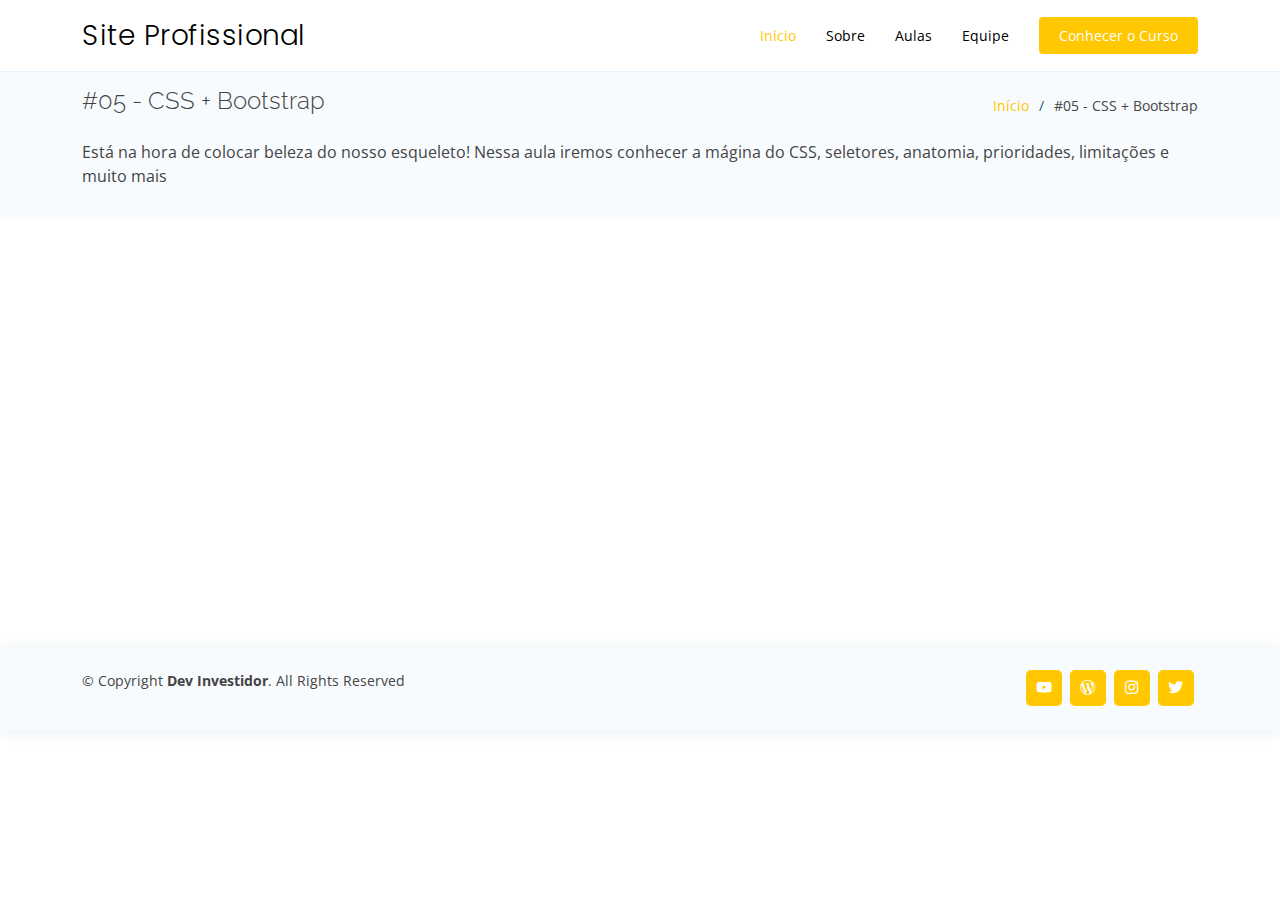
<file: aula5.html>
<!DOCTYPE html><html lang="en"><head><meta charset="utf-8"><meta content="width=device-width, initial-scale=1.0" name="viewport"><title>#05 - CSS + Bootstrap</title><meta content="Aprenda através desse curso GRATUITO a criar seu site profissional | Passo a Passo!" name="description"><meta content="web design, desenvolvimento web, html, css, javascript, jquery, design, criar site, site profissional" name="keywords"><link href="favicon.f1fbb762.webp" rel="icon"><link href="favicon.f1fbb762.webp" rel="apple-touch-icon"><link href="https://fonts.googleapis.com/css?family=Open+Sans:300,300i,400,400i,600,600i,700,700i|Raleway:300,300i,400,400i,500,500i,600,600i,700,700i|Poppins:300,300i,400,400i,500,500i,600,600i,700,700i" rel="stylesheet"><link href="index.72f0461f.css" rel="stylesheet"><link href="index.482b4787.css" rel="stylesheet"><link href="index.f7bd09f9.css" rel="stylesheet"><link href="index.0fa26559.css" rel="stylesheet"><link href="index.e6a36c58.css" rel="stylesheet"><link href="index.119f8600.css" rel="stylesheet"><link href="index.eb59005b.css" rel="stylesheet"></head><body>  <header id="header" class="fixed-top"> <div class="align-items-center container d-flex justify-content-between"> <h1 class="logo"><a href="index.html">Site Profissional</a></h1>   <nav id="navbar" class="navbar"> <ul> <li><a class="active nav-link scrollto" href="index.html#inicio">Início</a></li> <li><a class="nav-link scrollto" href="index.html#sobre">Sobre</a></li> <li><a class="nav-link o scrollto" href="index.html#aulas">Aulas</a></li> <li><a class="nav-link scrollto" href="index.html#equipe">Equipe</a></li> <li><a class="getstarted scrollto" href="index.html#sobre">Conhecer o Curso</a></li> </ul> <i class="bi bi-list mobile-nav-toggle"></i> </nav> </div> </header> <main id="main">  <section id="breadcrumbs" class="breadcrumbs"> <div class="container"> <div class="align-items-center d-flex justify-content-between"> <h2>#05 - CSS + Bootstrap</h2> <ol> <li><a href="index.html">Início</a></li> <li>#05 - CSS + Bootstrap</li> </ol> </div> <p class="mt-3"> Está na hora de colocar beleza do nosso esqueleto! Nessa aula iremos conhecer a mágina do CSS, seletores, anatomia, prioridades, limitações e muito mais </p> </div> </section>  <section id="portfolio-details" class="portfolio-details"> <div class="container"> <div class="gy-4 row"> <div class="col-lg-6"> <div style="width:100%"> <div style="height:0;padding-top:0;padding-bottom:56.25%;position:relative"> <iframe title="#01 - Apresentação - Criar SITE PROFISSIONAL | Passo a Passo" frameborder="0" width="1200" height="675" style="width:100%;height:100%;position:absolute;top:0;left:0" src="https://www.youtube.com/embed/YeEXU9X7U9k" allowscriptaccess="always" allowfullscreen scrolling="yes" allownetworking="all"></iframe> </div> </div> </div> <div class="col-lg-6"> <div style="width:100%"><div style="height:0;padding-top:0;padding-bottom:56.25%;position:relative"><iframe title="#05 - CSS + Bootstrap - Criar SITE PROFISSIONAL | Passo a Passo" frameborder="0" width="1200px" height="675px" style="width:100%;height:100%;position:absolute;top:0;left:0" src="https://view.genial.ly/645d22526d89530012580d75" type="text/html" allowscriptaccess="always" allowfullscreen scrolling="yes" allownetworking="all"></iframe> </div> </div> </div> </div> </div> </section> </main> <footer id="footer"> <div class="container d-md-flex py-4"> <div class="me-md-auto text-center text-md-start"> <div class="copyright"> &copy; Copyright <strong><span>Dev Investidor</span></strong>. All Rights Reserved </div> </div> <div class="pt-3 pt-md-0 social-links text-center text-md-right"> <a target="_blank" href="https://www.youtube.com/c/devinvestidor" class="youtube"><i class="bx bxl-youtube"></i></a> <a target="_blank" href="https://devinvestidor.com.br/" class="wordpress"><i class="bx bxl-wordpress"></i></a> <a target="_blank" href="https://www.instagram.com/devinvestidor/" class="instagram"><i class="bx bxl-instagram"></i></a> <a target="_blank" href="https://twitter.com/devinvestidor" class="twitter"><i class="bx bxl-twitter"></i></a> </div> </div> </footer> <div id="preloader"></div> <a href="#" class="align-items-center back-to-top d-flex justify-content-center"><i class="bi bi-arrow-up-short"></i></a>  <script src="index.72a6f1d1.js"></script> <script src="index.7b90f885.js"></script> <script src="index.c538355d.js"></script> <script src="index.b3bdedda.js"></script>  <script src="index.7c5f68f2.js"></script> </body></html>
</file>
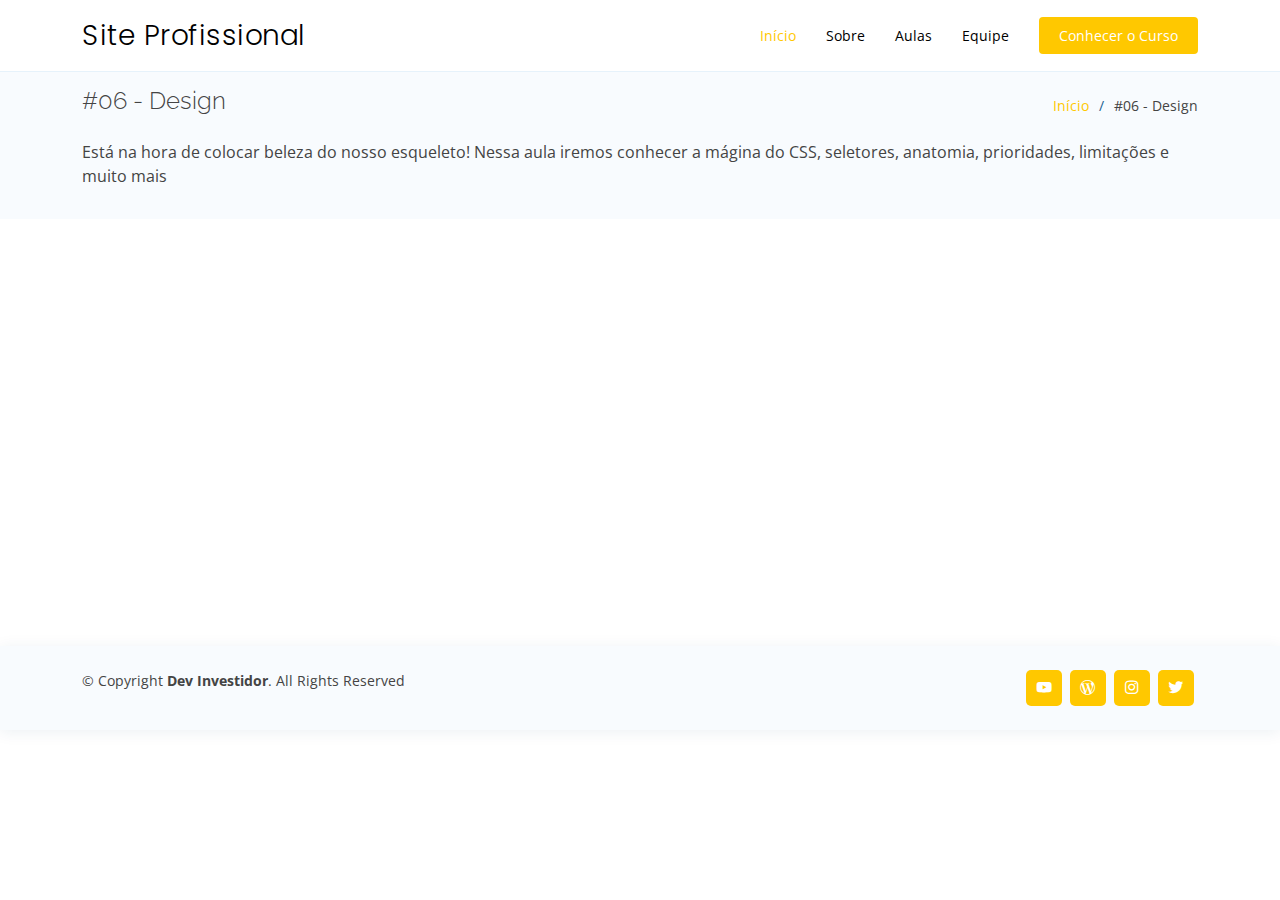
<file: aula6.html>
<!DOCTYPE html><html lang="en"><head><meta charset="utf-8"><meta content="width=device-width, initial-scale=1.0" name="viewport"><title>#06 - Design</title><meta content="Aprenda através desse curso GRATUITO a criar seu site profissional | Passo a Passo!" name="description"><meta content="web design, desenvolvimento web, html, css, javascript, jquery, design, criar site, site profissional" name="keywords"><link href="favicon.f1fbb762.webp" rel="icon"><link href="favicon.f1fbb762.webp" rel="apple-touch-icon"><link href="https://fonts.googleapis.com/css?family=Open+Sans:300,300i,400,400i,600,600i,700,700i|Raleway:300,300i,400,400i,500,500i,600,600i,700,700i|Poppins:300,300i,400,400i,500,500i,600,600i,700,700i" rel="stylesheet"><link href="index.72f0461f.css" rel="stylesheet"><link href="index.482b4787.css" rel="stylesheet"><link href="index.f7bd09f9.css" rel="stylesheet"><link href="index.0fa26559.css" rel="stylesheet"><link href="index.e6a36c58.css" rel="stylesheet"><link href="index.119f8600.css" rel="stylesheet"><link href="index.eb59005b.css" rel="stylesheet"></head><body>  <header id="header" class="fixed-top"> <div class="align-items-center container d-flex justify-content-between"> <h1 class="logo"><a href="index.html">Site Profissional</a></h1>   <nav id="navbar" class="navbar"> <ul> <li><a class="active nav-link scrollto" href="index.html#inicio">Início</a></li> <li><a class="nav-link scrollto" href="index.html#sobre">Sobre</a></li> <li><a class="nav-link o scrollto" href="index.html#aulas">Aulas</a></li> <li><a class="nav-link scrollto" href="index.html#equipe">Equipe</a></li> <li><a class="getstarted scrollto" href="index.html#sobre">Conhecer o Curso</a></li> </ul> <i class="bi bi-list mobile-nav-toggle"></i> </nav> </div> </header> <main id="main">  <section id="breadcrumbs" class="breadcrumbs"> <div class="container"> <div class="align-items-center d-flex justify-content-between"> <h2>#06 - Design</h2> <ol> <li><a href="index.html">Início</a></li> <li>#06 - Design</li> </ol> </div> <p class="mt-3"> Está na hora de colocar beleza do nosso esqueleto! Nessa aula iremos conhecer a mágina do CSS, seletores, anatomia, prioridades, limitações e muito mais </p> </div> </section>  <section id="portfolio-details" class="portfolio-details"> <div class="container"> <div class="gy-4 row"> <div class="col-lg-6"> <div style="width:100%"> <div style="height:0;padding-top:0;padding-bottom:56.25%;position:relative"> <iframe title="#01 - Apresentação - Criar SITE PROFISSIONAL | Passo a Passo" frameborder="0" width="1200" height="675" style="width:100%;height:100%;position:absolute;top:0;left:0" src="https://www.youtube.com/embed/9Wip-2ayKtU" allowscriptaccess="always" allowfullscreen scrolling="yes" allownetworking="all"></iframe> </div> </div> </div> <div class="col-lg-6"> <div style="width:100%"><div style="height:0;padding-top:0;padding-bottom:56.25%;position:relative"><iframe title="#06 - Design - Criar SITE PROFISSIONAL | Passo a Passo" frameborder="0" width="1200px" height="675px" style="width:100%;height:100%;position:absolute;top:0;left:0" src="https://view.genial.ly/645ea2ea04dc4a00189986ae" type="text/html" allowscriptaccess="always" allowfullscreen scrolling="yes" allownetworking="all"></iframe> </div> </div> </div> </div> </div> </section> </main> <footer id="footer"> <div class="container d-md-flex py-4"> <div class="me-md-auto text-center text-md-start"> <div class="copyright"> &copy; Copyright <strong><span>Dev Investidor</span></strong>. All Rights Reserved </div> </div> <div class="pt-3 pt-md-0 social-links text-center text-md-right"> <a target="_blank" href="https://www.youtube.com/c/devinvestidor" class="youtube"><i class="bx bxl-youtube"></i></a> <a target="_blank" href="https://devinvestidor.com.br/" class="wordpress"><i class="bx bxl-wordpress"></i></a> <a target="_blank" href="https://www.instagram.com/devinvestidor/" class="instagram"><i class="bx bxl-instagram"></i></a> <a target="_blank" href="https://twitter.com/devinvestidor" class="twitter"><i class="bx bxl-twitter"></i></a> </div> </div> </footer> <div id="preloader"></div> <a href="#" class="align-items-center back-to-top d-flex justify-content-center"><i class="bi bi-arrow-up-short"></i></a>  <script src="index.72a6f1d1.js"></script> <script src="index.7b90f885.js"></script> <script src="index.c538355d.js"></script> <script src="index.b3bdedda.js"></script>  <script src="index.7c5f68f2.js"></script> </body></html>
</file>
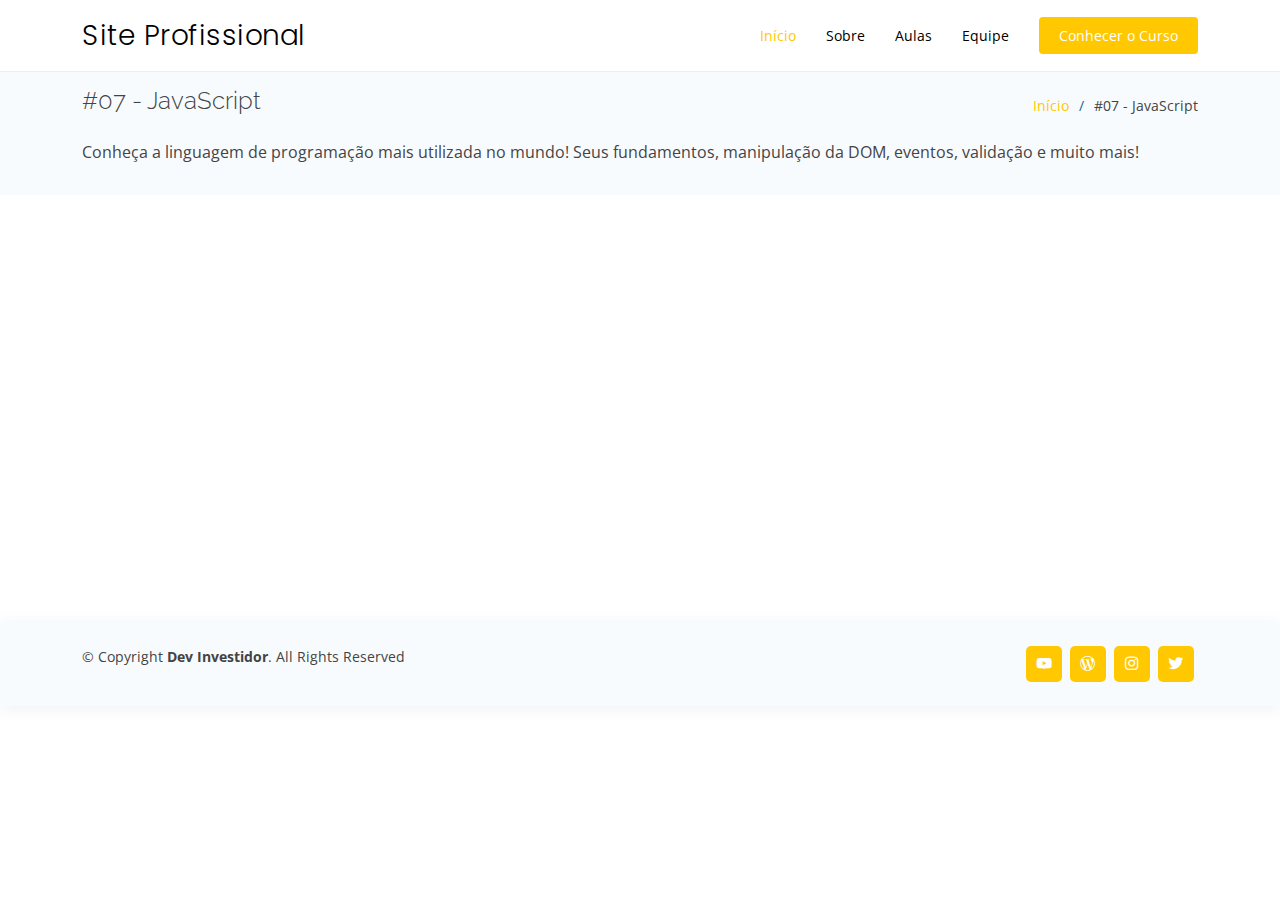
<file: aula7.html>
<!DOCTYPE html><html lang="en"><head><meta charset="utf-8"><meta content="width=device-width, initial-scale=1.0" name="viewport"><title>#07 - JavaScript</title><meta content="Aprenda através desse curso GRATUITO a criar seu site profissional | Passo a Passo!" name="description"><meta content="web design, desenvolvimento web, html, css, javascript, jquery, design, criar site, site profissional" name="keywords"><link href="favicon.f1fbb762.webp" rel="icon"><link href="favicon.f1fbb762.webp" rel="apple-touch-icon"><link href="https://fonts.googleapis.com/css?family=Open+Sans:300,300i,400,400i,600,600i,700,700i|Raleway:300,300i,400,400i,500,500i,600,600i,700,700i|Poppins:300,300i,400,400i,500,500i,600,600i,700,700i" rel="stylesheet"><link href="index.72f0461f.css" rel="stylesheet"><link href="index.482b4787.css" rel="stylesheet"><link href="index.f7bd09f9.css" rel="stylesheet"><link href="index.0fa26559.css" rel="stylesheet"><link href="index.e6a36c58.css" rel="stylesheet"><link href="index.119f8600.css" rel="stylesheet"><link href="index.eb59005b.css" rel="stylesheet"></head><body>  <header id="header" class="fixed-top"> <div class="align-items-center container d-flex justify-content-between"> <h1 class="logo"><a href="index.html">Site Profissional</a></h1>   <nav id="navbar" class="navbar"> <ul> <li><a class="active nav-link scrollto" href="index.html#inicio">Início</a></li> <li><a class="nav-link scrollto" href="index.html#sobre">Sobre</a></li> <li><a class="nav-link o scrollto" href="index.html#aulas">Aulas</a></li> <li><a class="nav-link scrollto" href="index.html#equipe">Equipe</a></li> <li><a class="getstarted scrollto" href="index.html#sobre">Conhecer o Curso</a></li> </ul> <i class="bi bi-list mobile-nav-toggle"></i> </nav> </div> </header> <main id="main">  <section id="breadcrumbs" class="breadcrumbs"> <div class="container"> <div class="align-items-center d-flex justify-content-between"> <h2>#07 - JavaScript</h2> <ol> <li><a href="index.html">Início</a></li> <li>#07 - JavaScript</li> </ol> </div> <p class="mt-3"> Conheça a linguagem de programação mais utilizada no mundo! Seus fundamentos, manipulação da DOM, eventos, validação e muito mais! </p> </div> </section>  <section id="portfolio-details" class="portfolio-details"> <div class="container"> <div class="gy-4 row"> <div class="col-lg-6"> <div style="width:100%"> <div style="height:0;padding-top:0;padding-bottom:56.25%;position:relative"> <iframe title="#01 - Apresentação - Criar SITE PROFISSIONAL | Passo a Passo" frameborder="0" width="1200" height="675" style="width:100%;height:100%;position:absolute;top:0;left:0" src="https://www.youtube.com/embed/AsfkCrFZbkU?si=7GmXAlu_m1_rTwVw" allowscriptaccess="always" allowfullscreen scrolling="yes" allownetworking="all"></iframe> </div> </div> </div> <div class="col-lg-6"> <div style="width:100%"><div style="height:0;padding-top:0;padding-bottom:56.25%;position:relative"><iframe title="#07 - JavaScript - Criar SITE PROFISSIONAL | Passo a Passo" frameborder="0" width="1200px" height="675px" style="width:100%;height:100%;position:absolute;top:0;left:0" src="https://view.genial.ly/647b3c6e20e6b8001810fc12" type="text/html" allowscriptaccess="always" allowfullscreen scrolling="yes" allownetworking="all"></iframe> </div> </div> </div> </div> </div> </section> </main> <footer id="footer"> <div class="container d-md-flex py-4"> <div class="me-md-auto text-center text-md-start"> <div class="copyright"> &copy; Copyright <strong><span>Dev Investidor</span></strong>. All Rights Reserved </div> </div> <div class="pt-3 pt-md-0 social-links text-center text-md-right"> <a target="_blank" href="https://www.youtube.com/c/devinvestidor" class="youtube"><i class="bx bxl-youtube"></i></a> <a target="_blank" href="https://devinvestidor.com.br/" class="wordpress"><i class="bx bxl-wordpress"></i></a> <a target="_blank" href="https://www.instagram.com/devinvestidor/" class="instagram"><i class="bx bxl-instagram"></i></a> <a target="_blank" href="https://twitter.com/devinvestidor" class="twitter"><i class="bx bxl-twitter"></i></a> </div> </div> </footer> <div id="preloader"></div> <a href="#" class="align-items-center back-to-top d-flex justify-content-center"><i class="bi bi-arrow-up-short"></i></a>  <script src="index.72a6f1d1.js"></script> <script src="index.7b90f885.js"></script> <script src="index.c538355d.js"></script> <script src="index.b3bdedda.js"></script>  <script src="index.7c5f68f2.js"></script> </body></html>
</file>
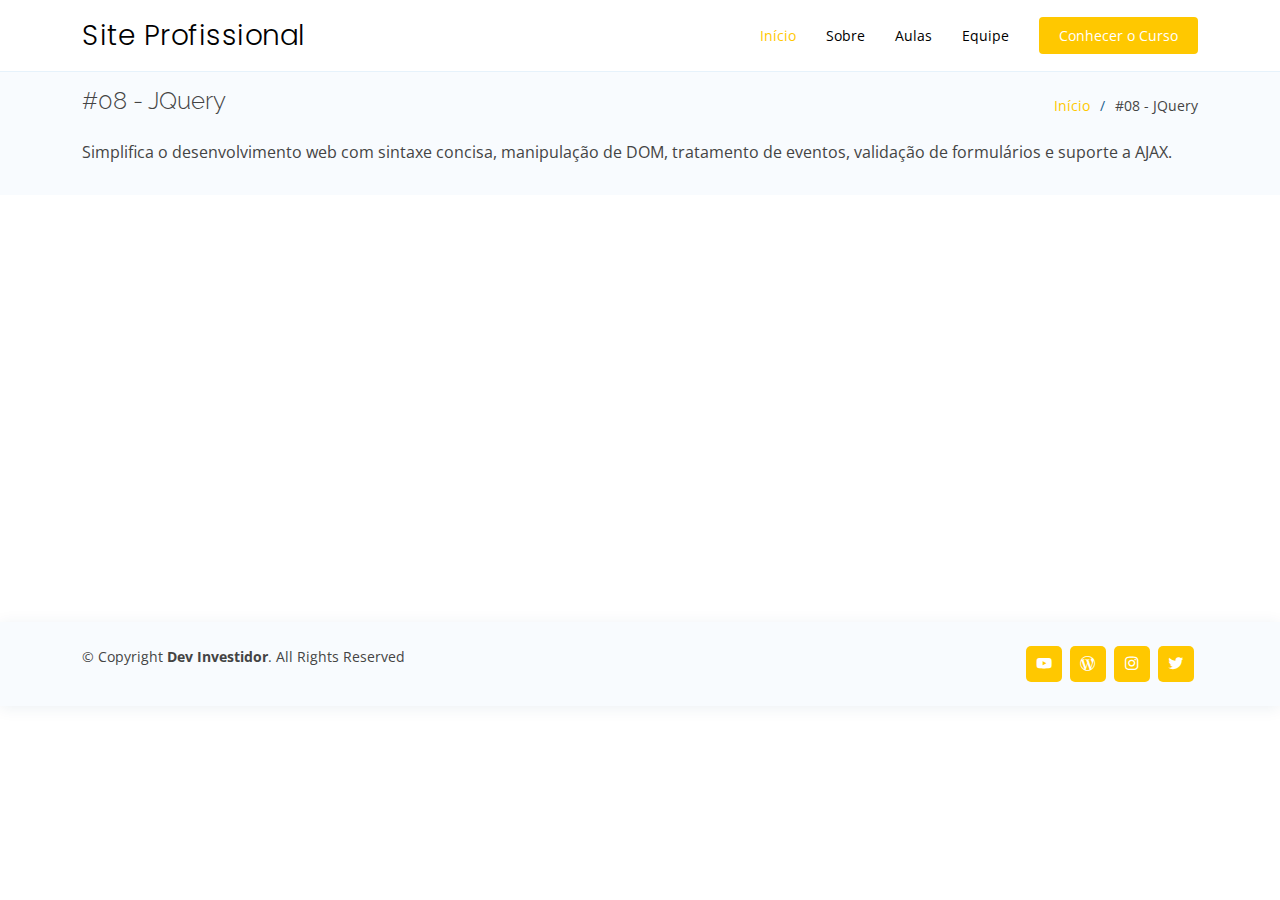
<file: aula8.html>
<!DOCTYPE html><html lang="en"><head><meta charset="utf-8"><meta content="width=device-width, initial-scale=1.0" name="viewport"><title>#08 - JQuery</title><meta content="Aprenda através desse curso GRATUITO a criar seu site profissional | Passo a Passo!" name="description"><meta content="web design, desenvolvimento web, html, css, javascript, jquery, design, criar site, site profissional" name="keywords"><link href="favicon.f1fbb762.webp" rel="icon"><link href="favicon.f1fbb762.webp" rel="apple-touch-icon"><link href="https://fonts.googleapis.com/css?family=Open+Sans:300,300i,400,400i,600,600i,700,700i|Raleway:300,300i,400,400i,500,500i,600,600i,700,700i|Poppins:300,300i,400,400i,500,500i,600,600i,700,700i" rel="stylesheet"><link href="index.72f0461f.css" rel="stylesheet"><link href="index.482b4787.css" rel="stylesheet"><link href="index.f7bd09f9.css" rel="stylesheet"><link href="index.0fa26559.css" rel="stylesheet"><link href="index.e6a36c58.css" rel="stylesheet"><link href="index.119f8600.css" rel="stylesheet"><link href="index.eb59005b.css" rel="stylesheet"></head><body>  <header id="header" class="fixed-top"> <div class="align-items-center container d-flex justify-content-between"> <h1 class="logo"><a href="index.html">Site Profissional</a></h1>   <nav id="navbar" class="navbar"> <ul> <li><a class="active nav-link scrollto" href="index.html#inicio">Início</a></li> <li><a class="nav-link scrollto" href="index.html#sobre">Sobre</a></li> <li><a class="nav-link o scrollto" href="index.html#aulas">Aulas</a></li> <li><a class="nav-link scrollto" href="index.html#equipe">Equipe</a></li> <li><a class="getstarted scrollto" href="index.html#sobre">Conhecer o Curso</a></li> </ul> <i class="bi bi-list mobile-nav-toggle"></i> </nav> </div> </header> <main id="main">  <section id="breadcrumbs" class="breadcrumbs"> <div class="container"> <div class="align-items-center d-flex justify-content-between"> <h2>#08 - JQuery</h2> <ol> <li><a href="index.html">Início</a></li> <li>#08 - JQuery</li> </ol> </div> <p class="mt-3"> Simplifica o desenvolvimento web com sintaxe concisa, manipulação de DOM, tratamento de eventos, validação de formulários e suporte a AJAX. </p> </div> </section>  <section id="portfolio-details" class="portfolio-details"> <div class="container"> <div class="gy-4 row"> <div class="col-lg-6"> <div style="width:100%"> <div style="height:0;padding-top:0;padding-bottom:56.25%;position:relative"> <iframe title="#01 - Apresentação - Criar SITE PROFISSIONAL | Passo a Passo" frameborder="0" width="1200" height="675" style="width:100%;height:100%;position:absolute;top:0;left:0" src="https://www.youtube.com/embed/AsfkCrFZbkU?si=7GmXAlu_m1_rTwVw" allowscriptaccess="always" allowfullscreen scrolling="yes" allownetworking="all"></iframe> </div> </div> </div> <div class="col-lg-6"> <div style="width:100%"><div style="height:0;padding-top:0;padding-bottom:56.25%;position:relative"><iframe title="#08 - JQuery - Criar SITE PROFISSIONAL | Passo a Passo" frameborder="0" width="1200px" height="675px" style="width:100%;height:100%;position:absolute;top:0;left:0" src="https://view.genial.ly/64deb77d86a84c0011642f44" type="text/html" allowscriptaccess="always" allowfullscreen scrolling="yes" allownetworking="all"></iframe> </div> </div> </div> </div> </div> </section> </main> <footer id="footer"> <div class="container d-md-flex py-4"> <div class="me-md-auto text-center text-md-start"> <div class="copyright"> &copy; Copyright <strong><span>Dev Investidor</span></strong>. All Rights Reserved </div> </div> <div class="pt-3 pt-md-0 social-links text-center text-md-right"> <a target="_blank" href="https://www.youtube.com/c/devinvestidor" class="youtube"><i class="bx bxl-youtube"></i></a> <a target="_blank" href="https://devinvestidor.com.br/" class="wordpress"><i class="bx bxl-wordpress"></i></a> <a target="_blank" href="https://www.instagram.com/devinvestidor/" class="instagram"><i class="bx bxl-instagram"></i></a> <a target="_blank" href="https://twitter.com/devinvestidor" class="twitter"><i class="bx bxl-twitter"></i></a> </div> </div> </footer> <div id="preloader"></div> <a href="#" class="align-items-center back-to-top d-flex justify-content-center"><i class="bi bi-arrow-up-short"></i></a>  <script src="index.72a6f1d1.js"></script> <script src="index.7b90f885.js"></script> <script src="index.c538355d.js"></script> <script src="index.b3bdedda.js"></script>  <script src="index.7c5f68f2.js"></script> </body></html>
</file>
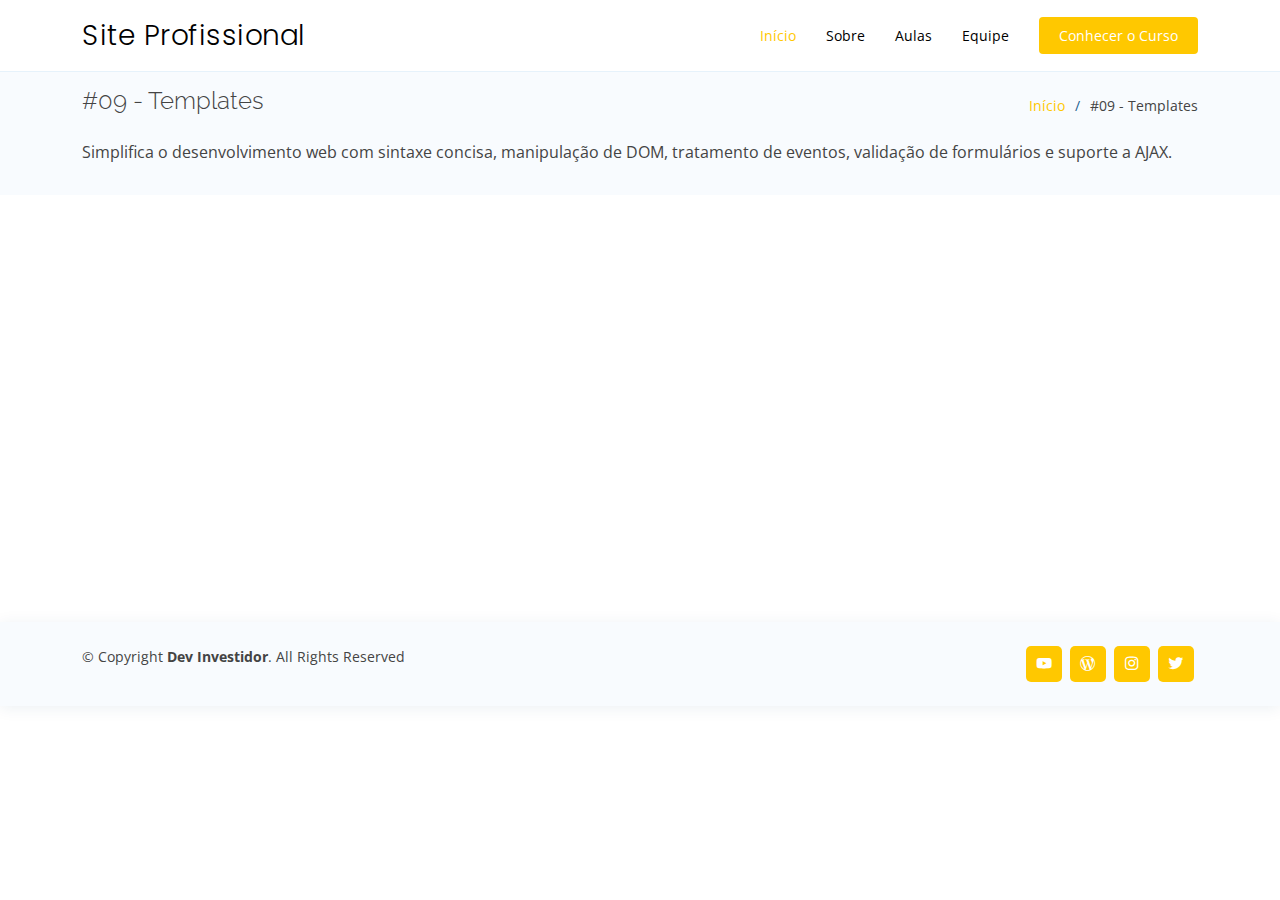
<file: aula9.html>
<!DOCTYPE html><html lang="en"><head><meta charset="utf-8"><meta content="width=device-width, initial-scale=1.0" name="viewport"><title>#09 - Templates</title><meta content="Aprenda através desse curso GRATUITO a criar seu site profissional | Passo a Passo!" name="description"><meta content="web design, desenvolvimento web, html, css, javascript, jquery, design, criar site, site profissional" name="keywords"><link href="favicon.f1fbb762.webp" rel="icon"><link href="favicon.f1fbb762.webp" rel="apple-touch-icon"><link href="https://fonts.googleapis.com/css?family=Open+Sans:300,300i,400,400i,600,600i,700,700i|Raleway:300,300i,400,400i,500,500i,600,600i,700,700i|Poppins:300,300i,400,400i,500,500i,600,600i,700,700i" rel="stylesheet"><link href="index.72f0461f.css" rel="stylesheet"><link href="index.482b4787.css" rel="stylesheet"><link href="index.f7bd09f9.css" rel="stylesheet"><link href="index.0fa26559.css" rel="stylesheet"><link href="index.e6a36c58.css" rel="stylesheet"><link href="index.119f8600.css" rel="stylesheet"><link href="index.eb59005b.css" rel="stylesheet"></head><body>  <header id="header" class="fixed-top"> <div class="align-items-center container d-flex justify-content-between"> <h1 class="logo"><a href="index.html">Site Profissional</a></h1>   <nav id="navbar" class="navbar"> <ul> <li><a class="active nav-link scrollto" href="index.html#inicio">Início</a></li> <li><a class="nav-link scrollto" href="index.html#sobre">Sobre</a></li> <li><a class="nav-link o scrollto" href="index.html#aulas">Aulas</a></li> <li><a class="nav-link scrollto" href="index.html#equipe">Equipe</a></li> <li><a class="getstarted scrollto" href="index.html#sobre">Conhecer o Curso</a></li> </ul> <i class="bi bi-list mobile-nav-toggle"></i> </nav> </div> </header> <main id="main">  <section id="breadcrumbs" class="breadcrumbs"> <div class="container"> <div class="align-items-center d-flex justify-content-between"> <h2>#09 - Templates</h2> <ol> <li><a href="index.html">Início</a></li> <li>#09 - Templates</li> </ol> </div> <p class="mt-3"> Simplifica o desenvolvimento web com sintaxe concisa, manipulação de DOM, tratamento de eventos, validação de formulários e suporte a AJAX. </p> </div> </section>  <section id="portfolio-details" class="portfolio-details"> <div class="container"> <div class="gy-4 row"> <div class="col-lg-6"> <div style="width:100%"> <div style="height:0;padding-top:0;padding-bottom:56.25%;position:relative"> <iframe title="#01 - Apresentação - Criar SITE PROFISSIONAL | Passo a Passo" frameborder="0" width="1200" height="675" style="width:100%;height:100%;position:absolute;top:0;left:0" src="https://www.youtube.com/embed/AsfkCrFZbkU?si=7GmXAlu_m1_rTwVw" allowscriptaccess="always" allowfullscreen scrolling="yes" allownetworking="all"></iframe> </div> </div> </div> <div class="col-lg-6"> <div style="width:100%"><div style="height:0;padding-top:0;padding-bottom:56.25%;position:relative"><iframe title="#08 - JQuery - Criar SITE PROFISSIONAL | Passo a Passo" frameborder="0" width="1200px" height="675px" style="width:100%;height:100%;position:absolute;top:0;left:0" src="https://view.genial.ly/6514738d44af3f0011c068dd" type="text/html" allowscriptaccess="always" allowfullscreen scrolling="yes" allownetworking="all"></iframe> </div> </div> </div> </div> </div> </section> </main> <footer id="footer"> <div class="container d-md-flex py-4"> <div class="me-md-auto text-center text-md-start"> <div class="copyright"> &copy; Copyright <strong><span>Dev Investidor</span></strong>. All Rights Reserved </div> </div> <div class="pt-3 pt-md-0 social-links text-center text-md-right"> <a target="_blank" href="https://www.youtube.com/c/devinvestidor" class="youtube"><i class="bx bxl-youtube"></i></a> <a target="_blank" href="https://devinvestidor.com.br/" class="wordpress"><i class="bx bxl-wordpress"></i></a> <a target="_blank" href="https://www.instagram.com/devinvestidor/" class="instagram"><i class="bx bxl-instagram"></i></a> <a target="_blank" href="https://twitter.com/devinvestidor" class="twitter"><i class="bx bxl-twitter"></i></a> </div> </div> </footer> <div id="preloader"></div> <a href="#" class="align-items-center back-to-top d-flex justify-content-center"><i class="bi bi-arrow-up-short"></i></a>  <script src="index.72a6f1d1.js"></script> <script src="index.7b90f885.js"></script> <script src="index.c538355d.js"></script> <script src="index.b3bdedda.js"></script>  <script src="index.7c5f68f2.js"></script> </body></html>
</file>
<file: index.482b4787.css>
:root{--bs-blue:#0d6efd;--bs-indigo:#6610f2;--bs-purple:#6f42c1;--bs-pink:#d63384;--bs-red:#dc3545;--bs-orange:#fd7e14;--bs-yellow:#ffc107;--bs-green:#198754;--bs-teal:#20c997;--bs-cyan:#0dcaf0;--bs-black:#000;--bs-white:#fff;--bs-gray:#6c757d;--bs-gray-dark:#343a40;--bs-gray-100:#f8f9fa;--bs-gray-200:#e9ecef;--bs-gray-300:#dee2e6;--bs-gray-400:#ced4da;--bs-gray-500:#adb5bd;--bs-gray-600:#6c757d;--bs-gray-700:#495057;--bs-gray-800:#343a40;--bs-gray-900:#212529;--bs-primary:#0d6efd;--bs-secondary:#6c757d;--bs-success:#198754;--bs-info:#0dcaf0;--bs-warning:#ffc107;--bs-danger:#dc3545;--bs-light:#f8f9fa;--bs-dark:#212529;--bs-primary-rgb:13,110,253;--bs-secondary-rgb:108,117,125;--bs-success-rgb:25,135,84;--bs-info-rgb:13,202,240;--bs-warning-rgb:255,193,7;--bs-danger-rgb:220,53,69;--bs-light-rgb:248,249,250;--bs-dark-rgb:33,37,41;--bs-white-rgb:255,255,255;--bs-black-rgb:0,0,0;--bs-body-color-rgb:33,37,41;--bs-body-bg-rgb:255,255,255;--bs-font-sans-serif:system-ui,-apple-system,"Segoe UI",Roboto,"Helvetica Neue","Noto Sans","Liberation Sans",Arial,sans-serif,"Apple Color Emoji","Segoe UI Emoji","Segoe UI Symbol","Noto Color Emoji";--bs-font-monospace:SFMono-Regular,Menlo,Monaco,Consolas,"Liberation Mono","Courier New",monospace;--bs-gradient:linear-gradient(180deg,#ffffff26,#fff0);--bs-body-font-family:var(--bs-font-sans-serif);--bs-body-font-size:1rem;--bs-body-font-weight:400;--bs-body-line-height:1.5;--bs-body-color:#212529;--bs-body-bg:#fff;--bs-border-width:1px;--bs-border-style:solid;--bs-border-color:#dee2e6;--bs-border-color-translucent:#0000002d;--bs-border-radius:.375rem;--bs-border-radius-sm:.25rem;--bs-border-radius-lg:.5rem;--bs-border-radius-xl:1rem;--bs-border-radius-2xl:2rem;--bs-border-radius-pill:50rem;--bs-link-color:#0d6efd;--bs-link-hover-color:#0a58ca;--bs-code-color:#d63384;--bs-highlight-bg:#fff3cd}*,:after,:before{box-sizing:border-box}@media (prefers-reduced-motion:no-preference){:root{scroll-behavior:smooth}}body{font-family:var(--bs-body-font-family);font-size:var(--bs-body-font-size);font-weight:var(--bs-body-font-weight);line-height:var(--bs-body-line-height);color:var(--bs-body-color);text-align:var(--bs-body-text-align);background-color:var(--bs-body-bg);-webkit-text-size-adjust:100%;-webkit-tap-highlight-color:transparent;margin:0}hr{color:inherit;opacity:.25;border:0;border-top:1px solid;margin:1rem 0}.h1,.h2,.h3,.h4,.h5,.h6,h1,h2,h3,h4,h5,h6{margin-top:0;margin-bottom:.5rem;font-weight:500;line-height:1.2}.h1,h1{font-size:calc(1.375rem + 1.5vw)}@media (width>=1200px){.h1,h1{font-size:2.5rem}}.h2,h2{font-size:calc(1.325rem + .9vw)}@media (width>=1200px){.h2,h2{font-size:2rem}}.h3,h3{font-size:calc(1.3rem + .6vw)}@media (width>=1200px){.h3,h3{font-size:1.75rem}}.h4,h4{font-size:calc(1.275rem + .3vw)}@media (width>=1200px){.h4,h4{font-size:1.5rem}}.h5,h5{font-size:1.25rem}.h6,h6{font-size:1rem}p{margin-top:0;margin-bottom:1rem}abbr[title]{cursor:help;text-decoration-skip-ink:none;-webkit-text-decoration:underline dotted;text-decoration:underline dotted}address{font-style:normal;line-height:inherit;margin-bottom:1rem}ol,ul{padding-left:2rem}dl,ol,ul{margin-top:0;margin-bottom:1rem}ol ol,ol ul,ul ol,ul ul{margin-bottom:0}dt{font-weight:700}dd{margin-bottom:.5rem;margin-left:0}blockquote{margin:0 0 1rem}b,strong{font-weight:bolder}.small,small{font-size:.875em}.mark,mark{background-color:var(--bs-highlight-bg);padding:.1875em}sub,sup{vertical-align:baseline;font-size:.75em;line-height:0;position:relative}sub{bottom:-.25em}sup{top:-.5em}a{color:var(--bs-link-color);text-decoration:underline}a:hover{color:var(--bs-link-hover-color)}a:not([href]):not([class]),a:not([href]):not([class]):hover{color:inherit;text-decoration:none}code,kbd,pre,samp{font-family:var(--bs-font-monospace);font-size:1em}pre{margin-top:0;margin-bottom:1rem;font-size:.875em;display:block;overflow:auto}pre code{font-size:inherit;color:inherit;word-break:normal}code{color:var(--bs-code-color);word-wrap:break-word;font-size:.875em}a>code{color:inherit}kbd{color:var(--bs-body-bg);background-color:var(--bs-body-color);border-radius:.25rem;padding:.1875rem .375rem;font-size:.875em}kbd kbd{padding:0;font-size:1em}figure{margin:0 0 1rem}img,svg{vertical-align:middle}table{caption-side:bottom;border-collapse:collapse}caption{color:#6c757d;text-align:left;padding-top:.5rem;padding-bottom:.5rem}th{text-align:inherit;text-align:-webkit-match-parent}tbody,td,tfoot,th,thead,tr{border-color:inherit;border-style:solid;border-width:0}label{display:inline-block}button{border-radius:0}button:focus:not(:focus-visible){outline:0}button,input,optgroup,select,textarea{font-family:inherit;font-size:inherit;line-height:inherit;margin:0}button,select{text-transform:none}[role=button]{cursor:pointer}select{word-wrap:normal}select:disabled{opacity:1}[list]:not([type=date]):not([type=datetime-local]):not([type=month]):not([type=week]):not([type=time])::-webkit-calendar-picker-indicator{display:none!important}[type=button],[type=reset],[type=submit],button{-webkit-appearance:button}[type=button]:not(:disabled),[type=reset]:not(:disabled),[type=submit]:not(:disabled),button:not(:disabled){cursor:pointer}::-moz-focus-inner{border-style:none;padding:0}textarea{resize:vertical}fieldset{border:0;min-width:0;margin:0;padding:0}legend{float:left;font-size:calc(1.275rem + .3vw);line-height:inherit;width:100%;margin-bottom:.5rem;padding:0}@media (width>=1200px){legend{font-size:1.5rem}}legend+*{clear:left}::-webkit-datetime-edit-day-field{padding:0}::-webkit-datetime-edit-fields-wrapper{padding:0}::-webkit-datetime-edit-hour-field{padding:0}::-webkit-datetime-edit-minute{padding:0}::-webkit-datetime-edit-month-field{padding:0}::-webkit-datetime-edit-text{padding:0}::-webkit-datetime-edit-year-field{padding:0}::-webkit-inner-spin-button{height:auto}[type=search]{outline-offset:-2px;-webkit-appearance:textfield}::-webkit-search-decoration{-webkit-appearance:none}::-webkit-color-swatch-wrapper{padding:0}::file-selector-button{font:inherit;-webkit-appearance:button}output{display:inline-block}iframe{border:0}summary{cursor:pointer;display:list-item}progress{vertical-align:baseline}[hidden]{display:none!important}.lead{font-size:1.25rem;font-weight:300}.display-1{font-size:calc(1.625rem + 4.5vw);font-weight:300;line-height:1.2}@media (width>=1200px){.display-1{font-size:5rem}}.display-2{font-size:calc(1.575rem + 3.9vw);font-weight:300;line-height:1.2}@media (width>=1200px){.display-2{font-size:4.5rem}}.display-3{font-size:calc(1.525rem + 3.3vw);font-weight:300;line-height:1.2}@media (width>=1200px){.display-3{font-size:4rem}}.display-4{font-size:calc(1.475rem + 2.7vw);font-weight:300;line-height:1.2}@media (width>=1200px){.display-4{font-size:3.5rem}}.display-5{font-size:calc(1.425rem + 2.1vw);font-weight:300;line-height:1.2}@media (width>=1200px){.display-5{font-size:3rem}}.display-6{font-size:calc(1.375rem + 1.5vw);font-weight:300;line-height:1.2}@media (width>=1200px){.display-6{font-size:2.5rem}}.list-unstyled,.list-inline{padding-left:0;list-style:none}.list-inline-item{display:inline-block}.list-inline-item:not(:last-child){margin-right:.5rem}.initialism{text-transform:uppercase;font-size:.875em}.blockquote{margin-bottom:1rem;font-size:1.25rem}.blockquote>:last-child{margin-bottom:0}.blockquote-footer{color:#6c757d;margin-top:-1rem;margin-bottom:1rem;font-size:.875em}.blockquote-footer:before{content:"— "}.img-fluid{max-width:100%;height:auto}.img-thumbnail{border:1px solid var(--bs-border-color);background-color:#fff;border-radius:.375rem;max-width:100%;height:auto;padding:.25rem}.figure{display:inline-block}.figure-img{margin-bottom:.5rem;line-height:1}.figure-caption{color:#6c757d;font-size:.875em}.container,.container-fluid,.container-lg,.container-md,.container-sm,.container-xl,.container-xxl{--bs-gutter-x:1.5rem;--bs-gutter-y:0;padding-right:calc(var(--bs-gutter-x)*.5);padding-left:calc(var(--bs-gutter-x)*.5);width:100%;margin-left:auto;margin-right:auto}@media (width>=576px){.container,.container-sm{max-width:540px}}@media (width>=768px){.container,.container-md,.container-sm{max-width:720px}}@media (width>=992px){.container,.container-lg,.container-md,.container-sm{max-width:960px}}@media (width>=1200px){.container,.container-lg,.container-md,.container-sm,.container-xl{max-width:1140px}}@media (width>=1400px){.container,.container-lg,.container-md,.container-sm,.container-xl,.container-xxl{max-width:1320px}}.row{--bs-gutter-x:1.5rem;--bs-gutter-y:0;margin-top:calc(-1*var(--bs-gutter-y));margin-right:calc(-.5*var(--bs-gutter-x));margin-left:calc(-.5*var(--bs-gutter-x));flex-wrap:wrap;display:flex}.row>*{padding-right:calc(var(--bs-gutter-x)*.5);padding-left:calc(var(--bs-gutter-x)*.5);margin-top:var(--bs-gutter-y);flex-shrink:0;width:100%;max-width:100%}.col{flex:1 0}.row-cols-auto>*{flex:none;width:auto}.row-cols-1>*{flex:none;width:100%}.row-cols-2>*{flex:none;width:50%}.row-cols-3>*{flex:none;width:33.3333%}.row-cols-4>*{flex:none;width:25%}.row-cols-5>*{flex:none;width:20%}.row-cols-6>*{flex:none;width:16.6667%}.col-auto{flex:none;width:auto}.col-1{flex:none;width:8.33333%}.col-2{flex:none;width:16.6667%}.col-3{flex:none;width:25%}.col-4{flex:none;width:33.3333%}.col-5{flex:none;width:41.6667%}.col-6{flex:none;width:50%}.col-7{flex:none;width:58.3333%}.col-8{flex:none;width:66.6667%}.col-9{flex:none;width:75%}.col-10{flex:none;width:83.3333%}.col-11{flex:none;width:91.6667%}.col-12{flex:none;width:100%}.offset-1{margin-left:8.33333%}.offset-2{margin-left:16.6667%}.offset-3{margin-left:25%}.offset-4{margin-left:33.3333%}.offset-5{margin-left:41.6667%}.offset-6{margin-left:50%}.offset-7{margin-left:58.3333%}.offset-8{margin-left:66.6667%}.offset-9{margin-left:75%}.offset-10{margin-left:83.3333%}.offset-11{margin-left:91.6667%}.g-0,.gx-0{--bs-gutter-x:0}.g-0,.gy-0{--bs-gutter-y:0}.g-1,.gx-1{--bs-gutter-x:.25rem}.g-1,.gy-1{--bs-gutter-y:.25rem}.g-2,.gx-2{--bs-gutter-x:.5rem}.g-2,.gy-2{--bs-gutter-y:.5rem}.g-3,.gx-3{--bs-gutter-x:1rem}.g-3,.gy-3{--bs-gutter-y:1rem}.g-4,.gx-4{--bs-gutter-x:1.5rem}.g-4,.gy-4{--bs-gutter-y:1.5rem}.g-5,.gx-5{--bs-gutter-x:3rem}.g-5,.gy-5{--bs-gutter-y:3rem}@media (width>=576px){.col-sm{flex:1 0}.row-cols-sm-auto>*{flex:none;width:auto}.row-cols-sm-1>*{flex:none;width:100%}.row-cols-sm-2>*{flex:none;width:50%}.row-cols-sm-3>*{flex:none;width:33.3333%}.row-cols-sm-4>*{flex:none;width:25%}.row-cols-sm-5>*{flex:none;width:20%}.row-cols-sm-6>*{flex:none;width:16.6667%}.col-sm-auto{flex:none;width:auto}.col-sm-1{flex:none;width:8.33333%}.col-sm-2{flex:none;width:16.6667%}.col-sm-3{flex:none;width:25%}.col-sm-4{flex:none;width:33.3333%}.col-sm-5{flex:none;width:41.6667%}.col-sm-6{flex:none;width:50%}.col-sm-7{flex:none;width:58.3333%}.col-sm-8{flex:none;width:66.6667%}.col-sm-9{flex:none;width:75%}.col-sm-10{flex:none;width:83.3333%}.col-sm-11{flex:none;width:91.6667%}.col-sm-12{flex:none;width:100%}.offset-sm-0{margin-left:0}.offset-sm-1{margin-left:8.33333%}.offset-sm-2{margin-left:16.6667%}.offset-sm-3{margin-left:25%}.offset-sm-4{margin-left:33.3333%}.offset-sm-5{margin-left:41.6667%}.offset-sm-6{margin-left:50%}.offset-sm-7{margin-left:58.3333%}.offset-sm-8{margin-left:66.6667%}.offset-sm-9{margin-left:75%}.offset-sm-10{margin-left:83.3333%}.offset-sm-11{margin-left:91.6667%}.g-sm-0,.gx-sm-0{--bs-gutter-x:0}.g-sm-0,.gy-sm-0{--bs-gutter-y:0}.g-sm-1,.gx-sm-1{--bs-gutter-x:.25rem}.g-sm-1,.gy-sm-1{--bs-gutter-y:.25rem}.g-sm-2,.gx-sm-2{--bs-gutter-x:.5rem}.g-sm-2,.gy-sm-2{--bs-gutter-y:.5rem}.g-sm-3,.gx-sm-3{--bs-gutter-x:1rem}.g-sm-3,.gy-sm-3{--bs-gutter-y:1rem}.g-sm-4,.gx-sm-4{--bs-gutter-x:1.5rem}.g-sm-4,.gy-sm-4{--bs-gutter-y:1.5rem}.g-sm-5,.gx-sm-5{--bs-gutter-x:3rem}.g-sm-5,.gy-sm-5{--bs-gutter-y:3rem}}@media (width>=768px){.col-md{flex:1 0}.row-cols-md-auto>*{flex:none;width:auto}.row-cols-md-1>*{flex:none;width:100%}.row-cols-md-2>*{flex:none;width:50%}.row-cols-md-3>*{flex:none;width:33.3333%}.row-cols-md-4>*{flex:none;width:25%}.row-cols-md-5>*{flex:none;width:20%}.row-cols-md-6>*{flex:none;width:16.6667%}.col-md-auto{flex:none;width:auto}.col-md-1{flex:none;width:8.33333%}.col-md-2{flex:none;width:16.6667%}.col-md-3{flex:none;width:25%}.col-md-4{flex:none;width:33.3333%}.col-md-5{flex:none;width:41.6667%}.col-md-6{flex:none;width:50%}.col-md-7{flex:none;width:58.3333%}.col-md-8{flex:none;width:66.6667%}.col-md-9{flex:none;width:75%}.col-md-10{flex:none;width:83.3333%}.col-md-11{flex:none;width:91.6667%}.col-md-12{flex:none;width:100%}.offset-md-0{margin-left:0}.offset-md-1{margin-left:8.33333%}.offset-md-2{margin-left:16.6667%}.offset-md-3{margin-left:25%}.offset-md-4{margin-left:33.3333%}.offset-md-5{margin-left:41.6667%}.offset-md-6{margin-left:50%}.offset-md-7{margin-left:58.3333%}.offset-md-8{margin-left:66.6667%}.offset-md-9{margin-left:75%}.offset-md-10{margin-left:83.3333%}.offset-md-11{margin-left:91.6667%}.g-md-0,.gx-md-0{--bs-gutter-x:0}.g-md-0,.gy-md-0{--bs-gutter-y:0}.g-md-1,.gx-md-1{--bs-gutter-x:.25rem}.g-md-1,.gy-md-1{--bs-gutter-y:.25rem}.g-md-2,.gx-md-2{--bs-gutter-x:.5rem}.g-md-2,.gy-md-2{--bs-gutter-y:.5rem}.g-md-3,.gx-md-3{--bs-gutter-x:1rem}.g-md-3,.gy-md-3{--bs-gutter-y:1rem}.g-md-4,.gx-md-4{--bs-gutter-x:1.5rem}.g-md-4,.gy-md-4{--bs-gutter-y:1.5rem}.g-md-5,.gx-md-5{--bs-gutter-x:3rem}.g-md-5,.gy-md-5{--bs-gutter-y:3rem}}@media (width>=992px){.col-lg{flex:1 0}.row-cols-lg-auto>*{flex:none;width:auto}.row-cols-lg-1>*{flex:none;width:100%}.row-cols-lg-2>*{flex:none;width:50%}.row-cols-lg-3>*{flex:none;width:33.3333%}.row-cols-lg-4>*{flex:none;width:25%}.row-cols-lg-5>*{flex:none;width:20%}.row-cols-lg-6>*{flex:none;width:16.6667%}.col-lg-auto{flex:none;width:auto}.col-lg-1{flex:none;width:8.33333%}.col-lg-2{flex:none;width:16.6667%}.col-lg-3{flex:none;width:25%}.col-lg-4{flex:none;width:33.3333%}.col-lg-5{flex:none;width:41.6667%}.col-lg-6{flex:none;width:50%}.col-lg-7{flex:none;width:58.3333%}.col-lg-8{flex:none;width:66.6667%}.col-lg-9{flex:none;width:75%}.col-lg-10{flex:none;width:83.3333%}.col-lg-11{flex:none;width:91.6667%}.col-lg-12{flex:none;width:100%}.offset-lg-0{margin-left:0}.offset-lg-1{margin-left:8.33333%}.offset-lg-2{margin-left:16.6667%}.offset-lg-3{margin-left:25%}.offset-lg-4{margin-left:33.3333%}.offset-lg-5{margin-left:41.6667%}.offset-lg-6{margin-left:50%}.offset-lg-7{margin-left:58.3333%}.offset-lg-8{margin-left:66.6667%}.offset-lg-9{margin-left:75%}.offset-lg-10{margin-left:83.3333%}.offset-lg-11{margin-left:91.6667%}.g-lg-0,.gx-lg-0{--bs-gutter-x:0}.g-lg-0,.gy-lg-0{--bs-gutter-y:0}.g-lg-1,.gx-lg-1{--bs-gutter-x:.25rem}.g-lg-1,.gy-lg-1{--bs-gutter-y:.25rem}.g-lg-2,.gx-lg-2{--bs-gutter-x:.5rem}.g-lg-2,.gy-lg-2{--bs-gutter-y:.5rem}.g-lg-3,.gx-lg-3{--bs-gutter-x:1rem}.g-lg-3,.gy-lg-3{--bs-gutter-y:1rem}.g-lg-4,.gx-lg-4{--bs-gutter-x:1.5rem}.g-lg-4,.gy-lg-4{--bs-gutter-y:1.5rem}.g-lg-5,.gx-lg-5{--bs-gutter-x:3rem}.g-lg-5,.gy-lg-5{--bs-gutter-y:3rem}}@media (width>=1200px){.col-xl{flex:1 0}.row-cols-xl-auto>*{flex:none;width:auto}.row-cols-xl-1>*{flex:none;width:100%}.row-cols-xl-2>*{flex:none;width:50%}.row-cols-xl-3>*{flex:none;width:33.3333%}.row-cols-xl-4>*{flex:none;width:25%}.row-cols-xl-5>*{flex:none;width:20%}.row-cols-xl-6>*{flex:none;width:16.6667%}.col-xl-auto{flex:none;width:auto}.col-xl-1{flex:none;width:8.33333%}.col-xl-2{flex:none;width:16.6667%}.col-xl-3{flex:none;width:25%}.col-xl-4{flex:none;width:33.3333%}.col-xl-5{flex:none;width:41.6667%}.col-xl-6{flex:none;width:50%}.col-xl-7{flex:none;width:58.3333%}.col-xl-8{flex:none;width:66.6667%}.col-xl-9{flex:none;width:75%}.col-xl-10{flex:none;width:83.3333%}.col-xl-11{flex:none;width:91.6667%}.col-xl-12{flex:none;width:100%}.offset-xl-0{margin-left:0}.offset-xl-1{margin-left:8.33333%}.offset-xl-2{margin-left:16.6667%}.offset-xl-3{margin-left:25%}.offset-xl-4{margin-left:33.3333%}.offset-xl-5{margin-left:41.6667%}.offset-xl-6{margin-left:50%}.offset-xl-7{margin-left:58.3333%}.offset-xl-8{margin-left:66.6667%}.offset-xl-9{margin-left:75%}.offset-xl-10{margin-left:83.3333%}.offset-xl-11{margin-left:91.6667%}.g-xl-0,.gx-xl-0{--bs-gutter-x:0}.g-xl-0,.gy-xl-0{--bs-gutter-y:0}.g-xl-1,.gx-xl-1{--bs-gutter-x:.25rem}.g-xl-1,.gy-xl-1{--bs-gutter-y:.25rem}.g-xl-2,.gx-xl-2{--bs-gutter-x:.5rem}.g-xl-2,.gy-xl-2{--bs-gutter-y:.5rem}.g-xl-3,.gx-xl-3{--bs-gutter-x:1rem}.g-xl-3,.gy-xl-3{--bs-gutter-y:1rem}.g-xl-4,.gx-xl-4{--bs-gutter-x:1.5rem}.g-xl-4,.gy-xl-4{--bs-gutter-y:1.5rem}.g-xl-5,.gx-xl-5{--bs-gutter-x:3rem}.g-xl-5,.gy-xl-5{--bs-gutter-y:3rem}}@media (width>=1400px){.col-xxl{flex:1 0}.row-cols-xxl-auto>*{flex:none;width:auto}.row-cols-xxl-1>*{flex:none;width:100%}.row-cols-xxl-2>*{flex:none;width:50%}.row-cols-xxl-3>*{flex:none;width:33.3333%}.row-cols-xxl-4>*{flex:none;width:25%}.row-cols-xxl-5>*{flex:none;width:20%}.row-cols-xxl-6>*{flex:none;width:16.6667%}.col-xxl-auto{flex:none;width:auto}.col-xxl-1{flex:none;width:8.33333%}.col-xxl-2{flex:none;width:16.6667%}.col-xxl-3{flex:none;width:25%}.col-xxl-4{flex:none;width:33.3333%}.col-xxl-5{flex:none;width:41.6667%}.col-xxl-6{flex:none;width:50%}.col-xxl-7{flex:none;width:58.3333%}.col-xxl-8{flex:none;width:66.6667%}.col-xxl-9{flex:none;width:75%}.col-xxl-10{flex:none;width:83.3333%}.col-xxl-11{flex:none;width:91.6667%}.col-xxl-12{flex:none;width:100%}.offset-xxl-0{margin-left:0}.offset-xxl-1{margin-left:8.33333%}.offset-xxl-2{margin-left:16.6667%}.offset-xxl-3{margin-left:25%}.offset-xxl-4{margin-left:33.3333%}.offset-xxl-5{margin-left:41.6667%}.offset-xxl-6{margin-left:50%}.offset-xxl-7{margin-left:58.3333%}.offset-xxl-8{margin-left:66.6667%}.offset-xxl-9{margin-left:75%}.offset-xxl-10{margin-left:83.3333%}.offset-xxl-11{margin-left:91.6667%}.g-xxl-0,.gx-xxl-0{--bs-gutter-x:0}.g-xxl-0,.gy-xxl-0{--bs-gutter-y:0}.g-xxl-1,.gx-xxl-1{--bs-gutter-x:.25rem}.g-xxl-1,.gy-xxl-1{--bs-gutter-y:.25rem}.g-xxl-2,.gx-xxl-2{--bs-gutter-x:.5rem}.g-xxl-2,.gy-xxl-2{--bs-gutter-y:.5rem}.g-xxl-3,.gx-xxl-3{--bs-gutter-x:1rem}.g-xxl-3,.gy-xxl-3{--bs-gutter-y:1rem}.g-xxl-4,.gx-xxl-4{--bs-gutter-x:1.5rem}.g-xxl-4,.gy-xxl-4{--bs-gutter-y:1.5rem}.g-xxl-5,.gx-xxl-5{--bs-gutter-x:3rem}.g-xxl-5,.gy-xxl-5{--bs-gutter-y:3rem}}.table{--bs-table-color:var(--bs-body-color);--bs-table-bg:transparent;--bs-table-border-color:var(--bs-border-color);--bs-table-accent-bg:transparent;--bs-table-striped-color:var(--bs-body-color);--bs-table-striped-bg:#0000000d;--bs-table-active-color:var(--bs-body-color);--bs-table-active-bg:#0000001a;--bs-table-hover-color:var(--bs-body-color);--bs-table-hover-bg:#00000013;color:var(--bs-table-color);vertical-align:top;border-color:var(--bs-table-border-color);width:100%;margin-bottom:1rem}.table>:not(caption)>*>*{background-color:var(--bs-table-bg);box-shadow:inset 0 0 0 9999px var(--bs-table-accent-bg);border-bottom-width:1px;padding:.5rem}.table>tbody{vertical-align:inherit}.table>thead{vertical-align:bottom}.table-group-divider{border-top:2px solid}.caption-top{caption-side:top}.table-sm>:not(caption)>*>*{padding:.25rem}.table-bordered>:not(caption)>*{border-width:1px 0}.table-bordered>:not(caption)>*>*{border-width:0 1px}.table-borderless>:not(caption)>*>*{border-bottom-width:0}.table-borderless>:not(:first-child){border-top-width:0}.table-striped>tbody>tr:nth-of-type(odd)>*,.table-striped-columns>:not(caption)>tr>:nth-child(2n){--bs-table-accent-bg:var(--bs-table-striped-bg);color:var(--bs-table-striped-color)}.table-active{--bs-table-accent-bg:var(--bs-table-active-bg);color:var(--bs-table-active-color)}.table-hover>tbody>tr:hover>*{--bs-table-accent-bg:var(--bs-table-hover-bg);color:var(--bs-table-hover-color)}.table-primary{--bs-table-color:#000;--bs-table-bg:#cfe2ff;--bs-table-border-color:#bacbe6;--bs-table-striped-bg:#c5d7f2;--bs-table-striped-color:#000;--bs-table-active-bg:#bacbe6;--bs-table-active-color:#000;--bs-table-hover-bg:#bfd1ec;--bs-table-hover-color:#000;color:var(--bs-table-color);border-color:var(--bs-table-border-color)}.table-secondary{--bs-table-color:#000;--bs-table-bg:#e2e3e5;--bs-table-border-color:#cbccce;--bs-table-striped-bg:#d7d8da;--bs-table-striped-color:#000;--bs-table-active-bg:#cbccce;--bs-table-active-color:#000;--bs-table-hover-bg:#d1d2d4;--bs-table-hover-color:#000;color:var(--bs-table-color);border-color:var(--bs-table-border-color)}.table-success{--bs-table-color:#000;--bs-table-bg:#d1e7dd;--bs-table-border-color:#bcd0c7;--bs-table-striped-bg:#c7dbd2;--bs-table-striped-color:#000;--bs-table-active-bg:#bcd0c7;--bs-table-active-color:#000;--bs-table-hover-bg:#c1d6cc;--bs-table-hover-color:#000;color:var(--bs-table-color);border-color:var(--bs-table-border-color)}.table-info{--bs-table-color:#000;--bs-table-bg:#cff4fc;--bs-table-border-color:#badce3;--bs-table-striped-bg:#c5e8ef;--bs-table-striped-color:#000;--bs-table-active-bg:#badce3;--bs-table-active-color:#000;--bs-table-hover-bg:#bfe2e9;--bs-table-hover-color:#000;color:var(--bs-table-color);border-color:var(--bs-table-border-color)}.table-warning{--bs-table-color:#000;--bs-table-bg:#fff3cd;--bs-table-border-color:#e6dbb9;--bs-table-striped-bg:#f2e7c3;--bs-table-striped-color:#000;--bs-table-active-bg:#e6dbb9;--bs-table-active-color:#000;--bs-table-hover-bg:#ece1be;--bs-table-hover-color:#000;color:var(--bs-table-color);border-color:var(--bs-table-border-color)}.table-danger{--bs-table-color:#000;--bs-table-bg:#f8d7da;--bs-table-border-color:#dfc2c4;--bs-table-striped-bg:#eccccf;--bs-table-striped-color:#000;--bs-table-active-bg:#dfc2c4;--bs-table-active-color:#000;--bs-table-hover-bg:#e5c7ca;--bs-table-hover-color:#000;color:var(--bs-table-color);border-color:var(--bs-table-border-color)}.table-light{--bs-table-color:#000;--bs-table-bg:#f8f9fa;--bs-table-border-color:#dfe0e1;--bs-table-striped-bg:#ecedee;--bs-table-striped-color:#000;--bs-table-active-bg:#dfe0e1;--bs-table-active-color:#000;--bs-table-hover-bg:#e5e6e7;--bs-table-hover-color:#000;color:var(--bs-table-color);border-color:var(--bs-table-border-color)}.table-dark{--bs-table-color:#fff;--bs-table-bg:#212529;--bs-table-border-color:#373b3e;--bs-table-striped-bg:#2c3034;--bs-table-striped-color:#fff;--bs-table-active-bg:#373b3e;--bs-table-active-color:#fff;--bs-table-hover-bg:#323539;--bs-table-hover-color:#fff;color:var(--bs-table-color);border-color:var(--bs-table-border-color)}.table-responsive{-webkit-overflow-scrolling:touch;overflow-x:auto}@media (width<=575.98px){.table-responsive-sm{-webkit-overflow-scrolling:touch;overflow-x:auto}}@media (width<=767.98px){.table-responsive-md{-webkit-overflow-scrolling:touch;overflow-x:auto}}@media (width<=991.98px){.table-responsive-lg{-webkit-overflow-scrolling:touch;overflow-x:auto}}@media (width<=1199.98px){.table-responsive-xl{-webkit-overflow-scrolling:touch;overflow-x:auto}}@media (width<=1399.98px){.table-responsive-xxl{-webkit-overflow-scrolling:touch;overflow-x:auto}}.form-label{margin-bottom:.5rem}.col-form-label{font-size:inherit;margin-bottom:0;padding-top:calc(.375rem + 1px);padding-bottom:calc(.375rem + 1px);line-height:1.5}.col-form-label-lg{padding-top:calc(.5rem + 1px);padding-bottom:calc(.5rem + 1px);font-size:1.25rem}.col-form-label-sm{padding-top:calc(.25rem + 1px);padding-bottom:calc(.25rem + 1px);font-size:.875rem}.form-text{color:#6c757d;margin-top:.25rem;font-size:.875em}.form-control{color:#212529;appearance:none;background-color:#fff;background-clip:padding-box;border:1px solid #ced4da;border-radius:.375rem;width:100%;padding:.375rem .75rem;font-size:1rem;font-weight:400;line-height:1.5;transition:border-color .15s ease-in-out,box-shadow .15s ease-in-out;display:block}@media (prefers-reduced-motion:reduce){.form-control{transition:none}}.form-control[type=file]{overflow:hidden}.form-control[type=file]:not(:disabled):not([readonly]){cursor:pointer}.form-control:focus{color:#212529;background-color:#fff;border-color:#86b7fe;outline:0;box-shadow:0 0 0 .25rem #0d6efd40}.form-control::-webkit-date-and-time-value{height:1.5em}.form-control::placeholder{color:#6c757d;opacity:1}.form-control:disabled{opacity:1;background-color:#e9ecef}.form-control::-webkit-file-upload-button{-webkit-margin-end:.75rem;color:#212529;pointer-events:none;border-color:inherit;border-style:solid;border-width:0;margin:-.375rem -.75rem;background-color:#e9ecef;border-inline-end-width:1px;border-radius:0;margin-inline-end:.75rem;padding:.375rem .75rem;transition:color .15s ease-in-out,background-color .15s ease-in-out,border-color .15s ease-in-out,box-shadow .15s ease-in-out}.form-control::file-selector-button{-webkit-margin-end:.75rem;color:#212529;pointer-events:none;border-color:inherit;border-style:solid;border-width:0;background-color:#e9ecef;border-inline-end-width:1px;border-radius:0;margin:-.375rem -.75rem;margin-inline-end:.75rem;padding:.375rem .75rem;transition:color .15s ease-in-out,background-color .15s ease-in-out,border-color .15s ease-in-out,box-shadow .15s ease-in-out}@media (prefers-reduced-motion:reduce){.form-control::file-selector-button{transition:none}}.form-control:hover:not(:disabled):not([readonly])::-webkit-file-upload-button{background-color:#dde0e3}.form-control:hover:not(:disabled):not([readonly])::file-selector-button{background-color:#dde0e3}.form-control-plaintext{color:#212529;border:solid #0000;background-color:#0000;border-width:1px 0;width:100%;margin-bottom:0;padding:.375rem 0;line-height:1.5;display:block}.form-control-plaintext:focus{outline:0}.form-control-plaintext.form-control-lg,.form-control-plaintext.form-control-sm{padding-left:0;padding-right:0}.form-control-sm{border-radius:.25rem;min-height:calc(1.5em + .5rem + 2px);padding:.25rem .5rem;font-size:.875rem}.form-control-sm::file-selector-button{-webkit-margin-end:.5rem;margin:-.25rem -.5rem;margin-inline-end:.5rem;padding:.25rem .5rem}.form-control-lg{border-radius:.5rem;min-height:calc(1.5em + 1rem + 2px);padding:.5rem 1rem;font-size:1.25rem}.form-control-lg::file-selector-button{-webkit-margin-end:1rem;margin:-.5rem -1rem;margin-inline-end:1rem;padding:.5rem 1rem}textarea.form-control{min-height:calc(1.5em + .75rem + 2px)}textarea.form-control-sm{min-height:calc(1.5em + .5rem + 2px)}textarea.form-control-lg{min-height:calc(1.5em + 1rem + 2px)}.form-control-color{width:3rem;height:calc(1.5em + .75rem + 2px);padding:.375rem}.form-control-color:not(:disabled):not([readonly]){cursor:pointer}.form-control-color::-moz-color-swatch{border-radius:.375rem;border:0!important}.form-control-color::-webkit-color-swatch{border-radius:.375rem}.form-control-color.form-control-sm{height:calc(1.5em + .5rem + 2px)}.form-control-color.form-control-lg{height:calc(1.5em + 1rem + 2px)}.form-select{-moz-padding-start:calc(.75rem - 3px);color:#212529;appearance:none;background-color:#fff;background-image:url("data:image/svg+xml,%3csvg xmlns='http://www.w3.org/2000/svg' viewBox='0 0 16 16'%3e%3cpath fill='none' stroke='%23343a40' stroke-linecap='round' stroke-linejoin='round' stroke-width='2' d='m2 5 6 6 6-6'/%3e%3c/svg%3e");background-position:right .75rem center;background-repeat:no-repeat;background-size:16px 12px;border:1px solid #ced4da;border-radius:.375rem;width:100%;padding:.375rem 2.25rem .375rem .75rem;font-size:1rem;font-weight:400;line-height:1.5;transition:border-color .15s ease-in-out,box-shadow .15s ease-in-out;display:block}@media (prefers-reduced-motion:reduce){.form-select{transition:none}}.form-select:focus{border-color:#86b7fe;outline:0;box-shadow:0 0 0 .25rem #0d6efd40}.form-select[multiple],.form-select[size]:not([size="1"]){background-image:none;padding-right:.75rem}.form-select:disabled{background-color:#e9ecef}.form-select:-moz-focusring{color:#0000;text-shadow:0 0 #212529}.form-select-sm{border-radius:.25rem;padding-top:.25rem;padding-bottom:.25rem;padding-left:.5rem;font-size:.875rem}.form-select-lg{border-radius:.5rem;padding-top:.5rem;padding-bottom:.5rem;padding-left:1rem;font-size:1.25rem}.form-check{min-height:1.5rem;margin-bottom:.125rem;padding-left:1.5em;display:block}.form-check .form-check-input{float:left;margin-left:-1.5em}.form-check-reverse{text-align:right;padding-left:0;padding-right:1.5em}.form-check-reverse .form-check-input{float:right;margin-left:0;margin-right:-1.5em}.form-check-input{vertical-align:top;appearance:none;-webkit-print-color-adjust:exact;color-adjust:exact;print-color-adjust:exact;background-color:#fff;background-position:50%;background-repeat:no-repeat;background-size:contain;border:1px solid #00000040;width:1em;height:1em;margin-top:.25em}.form-check-input[type=checkbox]{border-radius:.25em}.form-check-input[type=radio]{border-radius:50%}.form-check-input:active{filter:brightness(90%)}.form-check-input:focus{border-color:#86b7fe;outline:0;box-shadow:0 0 0 .25rem #0d6efd40}.form-check-input:checked{background-color:#0d6efd;border-color:#0d6efd}.form-check-input:checked[type=checkbox]{background-image:url("data:image/svg+xml,%3csvg xmlns='http://www.w3.org/2000/svg' viewBox='0 0 20 20'%3e%3cpath fill='none' stroke='%23fff' stroke-linecap='round' stroke-linejoin='round' stroke-width='3' d='m6 10 3 3 6-6'/%3e%3c/svg%3e")}.form-check-input:checked[type=radio]{background-image:url("data:image/svg+xml,%3csvg xmlns='http://www.w3.org/2000/svg' viewBox='-4 -4 8 8'%3e%3ccircle r='2' fill='%23fff'/%3e%3c/svg%3e")}.form-check-input[type=checkbox]:indeterminate{background-color:#0d6efd;background-image:url("data:image/svg+xml,%3csvg xmlns='http://www.w3.org/2000/svg' viewBox='0 0 20 20'%3e%3cpath fill='none' stroke='%23fff' stroke-linecap='round' stroke-linejoin='round' stroke-width='3' d='M6 10h8'/%3e%3c/svg%3e");border-color:#0d6efd}.form-check-input:disabled{pointer-events:none;filter:none;opacity:.5}.form-check-input:disabled~.form-check-label,.form-check-input[disabled]~.form-check-label{cursor:default;opacity:.5}.form-switch{padding-left:2.5em}.form-switch .form-check-input{background-image:url("data:image/svg+xml,%3csvg xmlns='http://www.w3.org/2000/svg' viewBox='-4 -4 8 8'%3e%3ccircle r='3' fill='rgba%280, 0, 0, 0.25%29'/%3e%3c/svg%3e");background-position:0;border-radius:2em;width:2em;margin-left:-2.5em;transition:background-position .15s ease-in-out}@media (prefers-reduced-motion:reduce){.form-switch .form-check-input{transition:none}}.form-switch .form-check-input:focus{background-image:url("data:image/svg+xml,%3csvg xmlns='http://www.w3.org/2000/svg' viewBox='-4 -4 8 8'%3e%3ccircle r='3' fill='%2386b7fe'/%3e%3c/svg%3e")}.form-switch .form-check-input:checked{background-image:url("data:image/svg+xml,%3csvg xmlns='http://www.w3.org/2000/svg' viewBox='-4 -4 8 8'%3e%3ccircle r='3' fill='%23fff'/%3e%3c/svg%3e");background-position:100%}.form-switch.form-check-reverse{padding-left:0;padding-right:2.5em}.form-switch.form-check-reverse .form-check-input{margin-left:0;margin-right:-2.5em}.form-check-inline{margin-right:1rem;display:inline-block}.btn-check{clip:rect(0,0,0,0);pointer-events:none;position:absolute}.btn-check:disabled+.btn,.btn-check[disabled]+.btn{pointer-events:none;filter:none;opacity:.65}.form-range{appearance:none;background-color:#0000;width:100%;height:1.5rem;padding:0}.form-range:focus{outline:0}.form-range:focus::-webkit-slider-thumb{box-shadow:0 0 0 1px #fff,0 0 0 .25rem #0d6efd40}.form-range:focus::-moz-range-thumb{box-shadow:0 0 0 1px #fff,0 0 0 .25rem #0d6efd40}.form-range::-moz-focus-outer{border:0}.form-range::-webkit-slider-thumb{appearance:none;background-color:#0d6efd;border:0;border-radius:1rem;width:1rem;height:1rem;margin-top:-.25rem;transition:background-color .15s ease-in-out,border-color .15s ease-in-out,box-shadow .15s ease-in-out}@media (prefers-reduced-motion:reduce){.form-range::-webkit-slider-thumb{transition:none}}.form-range::-webkit-slider-thumb:active{background-color:#b6d4fe}.form-range::-webkit-slider-runnable-track{color:#0000;cursor:pointer;background-color:#dee2e6;border-color:#0000;border-radius:1rem;width:100%;height:.5rem}.form-range::-moz-range-thumb{appearance:none;background-color:#0d6efd;border:0;border-radius:1rem;width:1rem;height:1rem;transition:background-color .15s ease-in-out,border-color .15s ease-in-out,box-shadow .15s ease-in-out}@media (prefers-reduced-motion:reduce){.form-range::-moz-range-thumb{transition:none}}.form-range::-moz-range-thumb:active{background-color:#b6d4fe}.form-range::-moz-range-track{color:#0000;cursor:pointer;background-color:#dee2e6;border-color:#0000;border-radius:1rem;width:100%;height:.5rem}.form-range:disabled{pointer-events:none}.form-range:disabled::-webkit-slider-thumb{background-color:#adb5bd}.form-range:disabled::-moz-range-thumb{background-color:#adb5bd}.form-floating{position:relative}.form-floating>.form-control,.form-floating>.form-control-plaintext,.form-floating>.form-select{height:calc(3.5rem + 2px);line-height:1.25}.form-floating>label{text-align:start;text-overflow:ellipsis;white-space:nowrap;pointer-events:none;transform-origin:0 0;border:1px solid #0000;width:100%;height:100%;padding:1rem .75rem;transition:opacity .1s ease-in-out,transform .1s ease-in-out;position:absolute;top:0;left:0;overflow:hidden}@media (prefers-reduced-motion:reduce){.form-floating>label{transition:none}}.form-floating>.form-control,.form-floating>.form-control-plaintext{padding:1rem .75rem}.form-floating>.form-control-plaintext::-moz-placeholder{color:#0000}.form-floating>.form-control::-moz-placeholder{color:#0000}.form-floating>.form-control-plaintext::placeholder,.form-floating>.form-control::placeholder{color:#0000}.form-floating>.form-control-plaintext:focus,.form-floating>.form-control-plaintext:not(:placeholder-shown),.form-floating>.form-control:focus,.form-floating>.form-control:not(:placeholder-shown),.form-floating>.form-select{padding-top:1.625rem;padding-bottom:.625rem}:-webkit-any(.form-floating>.form-control-plaintext:not(:placeholder-shown),.form-floating>.form-control:not(:placeholder-shown)){padding-top:1.625rem;padding-bottom:.625rem}:-webkit-any(.form-floating>.form-control-plaintext:-webkit-autofill,.form-floating>.form-control:-webkit-autofill){padding-top:1.625rem;padding-bottom:.625rem}:-webkit-any(.form-floating>.form-control-plaintext:not(:placeholder-shown),.form-floating>.form-control:not(:placeholder-shown)),.form-floating>.form-control-plaintext:focus,.form-floating>.form-control-plaintext:not(:placeholder-shown),.form-floating>.form-control:focus,.form-floating>.form-control:not(:placeholder-shown),:-webkit-any(.form-floating>.form-control-plaintext:-webkit-autofill,.form-floating>.form-control:-webkit-autofill),.form-floating>.form-select{padding-top:1.625rem;padding-bottom:.625rem}:is(.form-floating>.form-control-plaintext:not(:placeholder-shown),.form-floating>.form-control:not(:placeholder-shown)),.form-floating>.form-control-plaintext:focus,.form-floating>.form-control-plaintext:not(:placeholder-shown),.form-floating>.form-control:focus,.form-floating>.form-control:not(:placeholder-shown),:is(.form-floating>.form-control-plaintext:autofill,.form-floating>.form-control:autofill),.form-floating>.form-select{padding-top:1.625rem;padding-bottom:.625rem}.form-floating>.form-control:not(:-moz-placeholder-shown)~label{opacity:.65;transform:scale(.85)translateY(-.5rem)translate(.15rem)}.form-floating>.form-control-plaintext~label,.form-floating>.form-control:focus~label,.form-floating>.form-control:not(:placeholder-shown)~label,.form-floating>.form-select~label{opacity:.65;transform:scale(.85)translateY(-.5rem)translate(.15rem)}.form-floating>.form-control:-webkit-autofill~label{opacity:.65;transform:scale(.85)translateY(-.5rem)translate(.15rem)}.form-floating>.form-control-plaintext~label{border-width:1px 0}.input-group{flex-wrap:wrap;align-items:stretch;width:100%;display:flex;position:relative}.input-group>.form-control,.input-group>.form-floating,.input-group>.form-select{flex:auto;width:1%;min-width:0;position:relative}.input-group>.form-control:focus,.input-group>.form-floating:focus-within,.input-group>.form-select:focus{z-index:5}.input-group .btn{z-index:2;position:relative}.input-group .btn:focus{z-index:5}.input-group-text{color:#212529;text-align:center;white-space:nowrap;background-color:#e9ecef;border:1px solid #ced4da;border-radius:.375rem;align-items:center;padding:.375rem .75rem;font-size:1rem;font-weight:400;line-height:1.5;display:flex}.input-group-lg>.btn,.input-group-lg>.form-control,.input-group-lg>.form-select,.input-group-lg>.input-group-text{border-radius:.5rem;padding:.5rem 1rem;font-size:1.25rem}.input-group-sm>.btn,.input-group-sm>.form-control,.input-group-sm>.form-select,.input-group-sm>.input-group-text{border-radius:.25rem;padding:.25rem .5rem;font-size:.875rem}.input-group-lg>.form-select,.input-group-sm>.form-select{padding-right:3rem}.input-group:not(.has-validation)>.dropdown-toggle:nth-last-child(n+3),.input-group:not(.has-validation)>.form-floating:not(:last-child)>.form-control,.input-group:not(.has-validation)>.form-floating:not(:last-child)>.form-select,.input-group:not(.has-validation)>:not(:last-child):not(.dropdown-toggle):not(.dropdown-menu):not(.form-floating),.input-group.has-validation>.dropdown-toggle:nth-last-child(n+4),.input-group.has-validation>.form-floating:nth-last-child(n+3)>.form-control,.input-group.has-validation>.form-floating:nth-last-child(n+3)>.form-select,.input-group.has-validation>:nth-last-child(n+3):not(.dropdown-toggle):not(.dropdown-menu):not(.form-floating){border-top-right-radius:0;border-bottom-right-radius:0}.input-group>:not(:first-child):not(.dropdown-menu):not(.valid-tooltip):not(.valid-feedback):not(.invalid-tooltip):not(.invalid-feedback){border-top-left-radius:0;border-bottom-left-radius:0;margin-left:-1px}.input-group>.form-floating:not(:first-child)>.form-control,.input-group>.form-floating:not(:first-child)>.form-select{border-top-left-radius:0;border-bottom-left-radius:0}.valid-feedback{color:#198754;width:100%;margin-top:.25rem;font-size:.875em;display:none}.valid-tooltip{z-index:5;color:#fff;background-color:#198754e6;border-radius:.375rem;max-width:100%;margin-top:.1rem;padding:.25rem .5rem;font-size:.875rem;display:none;position:absolute;top:100%}.is-valid~.valid-feedback,.is-valid~.valid-tooltip,.was-validated :valid~.valid-feedback,.was-validated :valid~.valid-tooltip{display:block}.form-control.is-valid,.was-validated .form-control:valid{background-image:url("data:image/svg+xml,%3csvg xmlns='http://www.w3.org/2000/svg' viewBox='0 0 8 8'%3e%3cpath fill='%23198754' d='M2.3 6.73.6 4.53c-.4-1.04.46-1.4 1.1-.8l1.1 1.4 3.4-3.8c.6-.63 1.6-.27 1.2.7l-4 4.6c-.43.5-.8.4-1.1.1z'/%3e%3c/svg%3e");background-position:right calc(.375em + .1875rem) center;background-repeat:no-repeat;background-size:calc(.75em + .375rem) calc(.75em + .375rem);border-color:#198754;padding-right:calc(1.5em + .75rem)}.form-control.is-valid:focus,.was-validated .form-control:valid:focus{border-color:#198754;box-shadow:0 0 0 .25rem #19875440}.was-validated textarea.form-control:valid,textarea.form-control.is-valid{background-position:right calc(.375em + .1875rem) top calc(.375em + .1875rem);padding-right:calc(1.5em + .75rem)}.form-select.is-valid,.was-validated .form-select:valid{border-color:#198754}.form-select.is-valid:not([multiple]):not([size]),.form-select.is-valid:not([multiple])[size="1"],.was-validated .form-select:valid:not([multiple]):not([size]),.was-validated .form-select:valid:not([multiple])[size="1"]{background-image:url("data:image/svg+xml,%3csvg xmlns='http://www.w3.org/2000/svg' viewBox='0 0 16 16'%3e%3cpath fill='none' stroke='%23343a40' stroke-linecap='round' stroke-linejoin='round' stroke-width='2' d='m2 5 6 6 6-6'/%3e%3c/svg%3e"),url("data:image/svg+xml,%3csvg xmlns='http://www.w3.org/2000/svg' viewBox='0 0 8 8'%3e%3cpath fill='%23198754' d='M2.3 6.73.6 4.53c-.4-1.04.46-1.4 1.1-.8l1.1 1.4 3.4-3.8c.6-.63 1.6-.27 1.2.7l-4 4.6c-.43.5-.8.4-1.1.1z'/%3e%3c/svg%3e");background-position:right .75rem center,right 2.25rem center;background-size:16px 12px,calc(.75em + .375rem) calc(.75em + .375rem);padding-right:4.125rem}.form-select.is-valid:focus,.was-validated .form-select:valid:focus{border-color:#198754;box-shadow:0 0 0 .25rem #19875440}.form-control-color.is-valid,.was-validated .form-control-color:valid{width:calc(1.5em + 3.75rem)}.form-check-input.is-valid,.was-validated .form-check-input:valid{border-color:#198754}.form-check-input.is-valid:checked,.was-validated .form-check-input:valid:checked{background-color:#198754}.form-check-input.is-valid:focus,.was-validated .form-check-input:valid:focus{box-shadow:0 0 0 .25rem #19875440}.form-check-input.is-valid~.form-check-label,.was-validated .form-check-input:valid~.form-check-label{color:#198754}.form-check-inline .form-check-input~.valid-feedback{margin-left:.5em}.input-group>.form-control:not(:focus).is-valid,.input-group>.form-floating:not(:focus-within).is-valid,.input-group>.form-select:not(:focus).is-valid,.was-validated .input-group>.form-control:not(:focus):valid,.was-validated .input-group>.form-floating:not(:focus-within):valid,.was-validated .input-group>.form-select:not(:focus):valid{z-index:3}.invalid-feedback{color:#dc3545;width:100%;margin-top:.25rem;font-size:.875em;display:none}.invalid-tooltip{z-index:5;color:#fff;background-color:#dc3545e6;border-radius:.375rem;max-width:100%;margin-top:.1rem;padding:.25rem .5rem;font-size:.875rem;display:none;position:absolute;top:100%}.is-invalid~.invalid-feedback,.is-invalid~.invalid-tooltip,.was-validated :invalid~.invalid-feedback,.was-validated :invalid~.invalid-tooltip{display:block}.form-control.is-invalid,.was-validated .form-control:invalid{background-image:url("data:image/svg+xml,%3csvg xmlns='http://www.w3.org/2000/svg' viewBox='0 0 12 12' width='12' height='12' fill='none' stroke='%23dc3545'%3e%3ccircle cx='6' cy='6' r='4.5'/%3e%3cpath stroke-linejoin='round' d='M5.8 3.6h.4L6 6.5z'/%3e%3ccircle cx='6' cy='8.2' r='.6' fill='%23dc3545' stroke='none'/%3e%3c/svg%3e");background-position:right calc(.375em + .1875rem) center;background-repeat:no-repeat;background-size:calc(.75em + .375rem) calc(.75em + .375rem);border-color:#dc3545;padding-right:calc(1.5em + .75rem)}.form-control.is-invalid:focus,.was-validated .form-control:invalid:focus{border-color:#dc3545;box-shadow:0 0 0 .25rem #dc354540}.was-validated textarea.form-control:invalid,textarea.form-control.is-invalid{background-position:right calc(.375em + .1875rem) top calc(.375em + .1875rem);padding-right:calc(1.5em + .75rem)}.form-select.is-invalid,.was-validated .form-select:invalid{border-color:#dc3545}.form-select.is-invalid:not([multiple]):not([size]),.form-select.is-invalid:not([multiple])[size="1"],.was-validated .form-select:invalid:not([multiple]):not([size]),.was-validated .form-select:invalid:not([multiple])[size="1"]{background-image:url("data:image/svg+xml,%3csvg xmlns='http://www.w3.org/2000/svg' viewBox='0 0 16 16'%3e%3cpath fill='none' stroke='%23343a40' stroke-linecap='round' stroke-linejoin='round' stroke-width='2' d='m2 5 6 6 6-6'/%3e%3c/svg%3e"),url("data:image/svg+xml,%3csvg xmlns='http://www.w3.org/2000/svg' viewBox='0 0 12 12' width='12' height='12' fill='none' stroke='%23dc3545'%3e%3ccircle cx='6' cy='6' r='4.5'/%3e%3cpath stroke-linejoin='round' d='M5.8 3.6h.4L6 6.5z'/%3e%3ccircle cx='6' cy='8.2' r='.6' fill='%23dc3545' stroke='none'/%3e%3c/svg%3e");background-position:right .75rem center,right 2.25rem center;background-size:16px 12px,calc(.75em + .375rem) calc(.75em + .375rem);padding-right:4.125rem}.form-select.is-invalid:focus,.was-validated .form-select:invalid:focus{border-color:#dc3545;box-shadow:0 0 0 .25rem #dc354540}.form-control-color.is-invalid,.was-validated .form-control-color:invalid{width:calc(1.5em + 3.75rem)}.form-check-input.is-invalid,.was-validated .form-check-input:invalid{border-color:#dc3545}.form-check-input.is-invalid:checked,.was-validated .form-check-input:invalid:checked{background-color:#dc3545}.form-check-input.is-invalid:focus,.was-validated .form-check-input:invalid:focus{box-shadow:0 0 0 .25rem #dc354540}.form-check-input.is-invalid~.form-check-label,.was-validated .form-check-input:invalid~.form-check-label{color:#dc3545}.form-check-inline .form-check-input~.invalid-feedback{margin-left:.5em}.input-group>.form-control:not(:focus).is-invalid,.input-group>.form-floating:not(:focus-within).is-invalid,.input-group>.form-select:not(:focus).is-invalid,.was-validated .input-group>.form-control:not(:focus):invalid,.was-validated .input-group>.form-floating:not(:focus-within):invalid,.was-validated .input-group>.form-select:not(:focus):invalid{z-index:4}.btn{--bs-btn-padding-x:.75rem;--bs-btn-padding-y:.375rem;--bs-btn-font-family: ;--bs-btn-font-size:1rem;--bs-btn-font-weight:400;--bs-btn-line-height:1.5;--bs-btn-color:#212529;--bs-btn-bg:transparent;--bs-btn-border-width:1px;--bs-btn-border-color:transparent;--bs-btn-border-radius:.375rem;--bs-btn-hover-border-color:transparent;--bs-btn-box-shadow:inset 0 1px 0 #ffffff26,0 1px 1px #00000013;--bs-btn-disabled-opacity:.65;--bs-btn-focus-box-shadow:0 0 0 .25rem rgba(var(--bs-btn-focus-shadow-rgb),.5);padding:var(--bs-btn-padding-y)var(--bs-btn-padding-x);font-family:var(--bs-btn-font-family);font-size:var(--bs-btn-font-size);font-weight:var(--bs-btn-font-weight);line-height:var(--bs-btn-line-height);color:var(--bs-btn-color);text-align:center;vertical-align:middle;cursor:pointer;-webkit-user-select:none;user-select:none;border:var(--bs-btn-border-width)solid var(--bs-btn-border-color);border-radius:var(--bs-btn-border-radius);background-color:var(--bs-btn-bg);text-decoration:none;transition:color .15s ease-in-out,background-color .15s ease-in-out,border-color .15s ease-in-out,box-shadow .15s ease-in-out;display:inline-block}@media (prefers-reduced-motion:reduce){.btn{transition:none}}.btn:hover{color:var(--bs-btn-hover-color);background-color:var(--bs-btn-hover-bg);border-color:var(--bs-btn-hover-border-color)}.btn-check+.btn:hover{color:var(--bs-btn-color);background-color:var(--bs-btn-bg);border-color:var(--bs-btn-border-color)}.btn:focus-visible{color:var(--bs-btn-hover-color);background-color:var(--bs-btn-hover-bg);border-color:var(--bs-btn-hover-border-color);box-shadow:var(--bs-btn-focus-box-shadow);outline:0}.btn-check:focus-visible+.btn{border-color:var(--bs-btn-hover-border-color);box-shadow:var(--bs-btn-focus-box-shadow);outline:0}.btn-check:checked+.btn,.btn.active,.btn.show,.btn:first-child:active,:not(.btn-check)+.btn:active{color:var(--bs-btn-active-color);background-color:var(--bs-btn-active-bg);border-color:var(--bs-btn-active-border-color)}.btn-check:checked+.btn:focus-visible,.btn.active:focus-visible,.btn.show:focus-visible,.btn:first-child:active:focus-visible,:not(.btn-check)+.btn:active:focus-visible{box-shadow:var(--bs-btn-focus-box-shadow)}.btn.disabled,.btn:disabled,fieldset:disabled .btn{color:var(--bs-btn-disabled-color);pointer-events:none;background-color:var(--bs-btn-disabled-bg);border-color:var(--bs-btn-disabled-border-color);opacity:var(--bs-btn-disabled-opacity)}.btn-primary{--bs-btn-color:#fff;--bs-btn-bg:#0d6efd;--bs-btn-border-color:#0d6efd;--bs-btn-hover-color:#fff;--bs-btn-hover-bg:#0b5ed7;--bs-btn-hover-border-color:#0a58ca;--bs-btn-focus-shadow-rgb:49,132,253;--bs-btn-active-color:#fff;--bs-btn-active-bg:#0a58ca;--bs-btn-active-border-color:#0a53be;--bs-btn-active-shadow:inset 0 3px 5px #00000020;--bs-btn-disabled-color:#fff;--bs-btn-disabled-bg:#0d6efd;--bs-btn-disabled-border-color:#0d6efd}.btn-secondary{--bs-btn-color:#fff;--bs-btn-bg:#6c757d;--bs-btn-border-color:#6c757d;--bs-btn-hover-color:#fff;--bs-btn-hover-bg:#5c636a;--bs-btn-hover-border-color:#565e64;--bs-btn-focus-shadow-rgb:130,138,145;--bs-btn-active-color:#fff;--bs-btn-active-bg:#565e64;--bs-btn-active-border-color:#51585e;--bs-btn-active-shadow:inset 0 3px 5px #00000020;--bs-btn-disabled-color:#fff;--bs-btn-disabled-bg:#6c757d;--bs-btn-disabled-border-color:#6c757d}.btn-success{--bs-btn-color:#fff;--bs-btn-bg:#198754;--bs-btn-border-color:#198754;--bs-btn-hover-color:#fff;--bs-btn-hover-bg:#157347;--bs-btn-hover-border-color:#146c43;--bs-btn-focus-shadow-rgb:60,153,110;--bs-btn-active-color:#fff;--bs-btn-active-bg:#146c43;--bs-btn-active-border-color:#13653f;--bs-btn-active-shadow:inset 0 3px 5px #00000020;--bs-btn-disabled-color:#fff;--bs-btn-disabled-bg:#198754;--bs-btn-disabled-border-color:#198754}.btn-info{--bs-btn-color:#000;--bs-btn-bg:#0dcaf0;--bs-btn-border-color:#0dcaf0;--bs-btn-hover-color:#000;--bs-btn-hover-bg:#31d2f2;--bs-btn-hover-border-color:#25cff2;--bs-btn-focus-shadow-rgb:11,172,204;--bs-btn-active-color:#000;--bs-btn-active-bg:#3dd5f3;--bs-btn-active-border-color:#25cff2;--bs-btn-active-shadow:inset 0 3px 5px #00000020;--bs-btn-disabled-color:#000;--bs-btn-disabled-bg:#0dcaf0;--bs-btn-disabled-border-color:#0dcaf0}.btn-warning{--bs-btn-color:#000;--bs-btn-bg:#ffc107;--bs-btn-border-color:#ffc107;--bs-btn-hover-color:#000;--bs-btn-hover-bg:#ffca2c;--bs-btn-hover-border-color:#ffc720;--bs-btn-focus-shadow-rgb:217,164,6;--bs-btn-active-color:#000;--bs-btn-active-bg:#ffcd39;--bs-btn-active-border-color:#ffc720;--bs-btn-active-shadow:inset 0 3px 5px #00000020;--bs-btn-disabled-color:#000;--bs-btn-disabled-bg:#ffc107;--bs-btn-disabled-border-color:#ffc107}.btn-danger{--bs-btn-color:#fff;--bs-btn-bg:#dc3545;--bs-btn-border-color:#dc3545;--bs-btn-hover-color:#fff;--bs-btn-hover-bg:#bb2d3b;--bs-btn-hover-border-color:#b02a37;--bs-btn-focus-shadow-rgb:225,83,97;--bs-btn-active-color:#fff;--bs-btn-active-bg:#b02a37;--bs-btn-active-border-color:#a52834;--bs-btn-active-shadow:inset 0 3px 5px #00000020;--bs-btn-disabled-color:#fff;--bs-btn-disabled-bg:#dc3545;--bs-btn-disabled-border-color:#dc3545}.btn-light{--bs-btn-color:#000;--bs-btn-bg:#f8f9fa;--bs-btn-border-color:#f8f9fa;--bs-btn-hover-color:#000;--bs-btn-hover-bg:#d3d4d5;--bs-btn-hover-border-color:#c6c7c8;--bs-btn-focus-shadow-rgb:211,212,213;--bs-btn-active-color:#000;--bs-btn-active-bg:#c6c7c8;--bs-btn-active-border-color:#babbbc;--bs-btn-active-shadow:inset 0 3px 5px #00000020;--bs-btn-disabled-color:#000;--bs-btn-disabled-bg:#f8f9fa;--bs-btn-disabled-border-color:#f8f9fa}.btn-dark{--bs-btn-color:#fff;--bs-btn-bg:#212529;--bs-btn-border-color:#212529;--bs-btn-hover-color:#fff;--bs-btn-hover-bg:#424649;--bs-btn-hover-border-color:#373b3e;--bs-btn-focus-shadow-rgb:66,70,73;--bs-btn-active-color:#fff;--bs-btn-active-bg:#4d5154;--bs-btn-active-border-color:#373b3e;--bs-btn-active-shadow:inset 0 3px 5px #00000020;--bs-btn-disabled-color:#fff;--bs-btn-disabled-bg:#212529;--bs-btn-disabled-border-color:#212529}.btn-outline-primary{--bs-btn-color:#0d6efd;--bs-btn-border-color:#0d6efd;--bs-btn-hover-color:#fff;--bs-btn-hover-bg:#0d6efd;--bs-btn-hover-border-color:#0d6efd;--bs-btn-focus-shadow-rgb:13,110,253;--bs-btn-active-color:#fff;--bs-btn-active-bg:#0d6efd;--bs-btn-active-border-color:#0d6efd;--bs-btn-active-shadow:inset 0 3px 5px #00000020;--bs-btn-disabled-color:#0d6efd;--bs-btn-disabled-bg:transparent;--bs-btn-disabled-border-color:#0d6efd;--bs-gradient:none}.btn-outline-secondary{--bs-btn-color:#6c757d;--bs-btn-border-color:#6c757d;--bs-btn-hover-color:#fff;--bs-btn-hover-bg:#6c757d;--bs-btn-hover-border-color:#6c757d;--bs-btn-focus-shadow-rgb:108,117,125;--bs-btn-active-color:#fff;--bs-btn-active-bg:#6c757d;--bs-btn-active-border-color:#6c757d;--bs-btn-active-shadow:inset 0 3px 5px #00000020;--bs-btn-disabled-color:#6c757d;--bs-btn-disabled-bg:transparent;--bs-btn-disabled-border-color:#6c757d;--bs-gradient:none}.btn-outline-success{--bs-btn-color:#198754;--bs-btn-border-color:#198754;--bs-btn-hover-color:#fff;--bs-btn-hover-bg:#198754;--bs-btn-hover-border-color:#198754;--bs-btn-focus-shadow-rgb:25,135,84;--bs-btn-active-color:#fff;--bs-btn-active-bg:#198754;--bs-btn-active-border-color:#198754;--bs-btn-active-shadow:inset 0 3px 5px #00000020;--bs-btn-disabled-color:#198754;--bs-btn-disabled-bg:transparent;--bs-btn-disabled-border-color:#198754;--bs-gradient:none}.btn-outline-info{--bs-btn-color:#0dcaf0;--bs-btn-border-color:#0dcaf0;--bs-btn-hover-color:#000;--bs-btn-hover-bg:#0dcaf0;--bs-btn-hover-border-color:#0dcaf0;--bs-btn-focus-shadow-rgb:13,202,240;--bs-btn-active-color:#000;--bs-btn-active-bg:#0dcaf0;--bs-btn-active-border-color:#0dcaf0;--bs-btn-active-shadow:inset 0 3px 5px #00000020;--bs-btn-disabled-color:#0dcaf0;--bs-btn-disabled-bg:transparent;--bs-btn-disabled-border-color:#0dcaf0;--bs-gradient:none}.btn-outline-warning{--bs-btn-color:#ffc107;--bs-btn-border-color:#ffc107;--bs-btn-hover-color:#000;--bs-btn-hover-bg:#ffc107;--bs-btn-hover-border-color:#ffc107;--bs-btn-focus-shadow-rgb:255,193,7;--bs-btn-active-color:#000;--bs-btn-active-bg:#ffc107;--bs-btn-active-border-color:#ffc107;--bs-btn-active-shadow:inset 0 3px 5px #00000020;--bs-btn-disabled-color:#ffc107;--bs-btn-disabled-bg:transparent;--bs-btn-disabled-border-color:#ffc107;--bs-gradient:none}.btn-outline-danger{--bs-btn-color:#dc3545;--bs-btn-border-color:#dc3545;--bs-btn-hover-color:#fff;--bs-btn-hover-bg:#dc3545;--bs-btn-hover-border-color:#dc3545;--bs-btn-focus-shadow-rgb:220,53,69;--bs-btn-active-color:#fff;--bs-btn-active-bg:#dc3545;--bs-btn-active-border-color:#dc3545;--bs-btn-active-shadow:inset 0 3px 5px #00000020;--bs-btn-disabled-color:#dc3545;--bs-btn-disabled-bg:transparent;--bs-btn-disabled-border-color:#dc3545;--bs-gradient:none}.btn-outline-light{--bs-btn-color:#f8f9fa;--bs-btn-border-color:#f8f9fa;--bs-btn-hover-color:#000;--bs-btn-hover-bg:#f8f9fa;--bs-btn-hover-border-color:#f8f9fa;--bs-btn-focus-shadow-rgb:248,249,250;--bs-btn-active-color:#000;--bs-btn-active-bg:#f8f9fa;--bs-btn-active-border-color:#f8f9fa;--bs-btn-active-shadow:inset 0 3px 5px #00000020;--bs-btn-disabled-color:#f8f9fa;--bs-btn-disabled-bg:transparent;--bs-btn-disabled-border-color:#f8f9fa;--bs-gradient:none}.btn-outline-dark{--bs-btn-color:#212529;--bs-btn-border-color:#212529;--bs-btn-hover-color:#fff;--bs-btn-hover-bg:#212529;--bs-btn-hover-border-color:#212529;--bs-btn-focus-shadow-rgb:33,37,41;--bs-btn-active-color:#fff;--bs-btn-active-bg:#212529;--bs-btn-active-border-color:#212529;--bs-btn-active-shadow:inset 0 3px 5px #00000020;--bs-btn-disabled-color:#212529;--bs-btn-disabled-bg:transparent;--bs-btn-disabled-border-color:#212529;--bs-gradient:none}.btn-link{--bs-btn-font-weight:400;--bs-btn-color:var(--bs-link-color);--bs-btn-bg:transparent;--bs-btn-border-color:transparent;--bs-btn-hover-color:var(--bs-link-hover-color);--bs-btn-hover-border-color:transparent;--bs-btn-active-color:var(--bs-link-hover-color);--bs-btn-active-border-color:transparent;--bs-btn-disabled-color:#6c757d;--bs-btn-disabled-border-color:transparent;--bs-btn-box-shadow:none;--bs-btn-focus-shadow-rgb:49,132,253;text-decoration:underline}.btn-link:focus-visible{color:var(--bs-btn-color)}.btn-link:hover{color:var(--bs-btn-hover-color)}.btn-group-lg>.btn,.btn-lg{--bs-btn-padding-y:.5rem;--bs-btn-padding-x:1rem;--bs-btn-font-size:1.25rem;--bs-btn-border-radius:.5rem}.btn-group-sm>.btn,.btn-sm{--bs-btn-padding-y:.25rem;--bs-btn-padding-x:.5rem;--bs-btn-font-size:.875rem;--bs-btn-border-radius:.25rem}.fade{transition:opacity .15s linear}@media (prefers-reduced-motion:reduce){.fade{transition:none}}.fade:not(.show){opacity:0}.collapse:not(.show){display:none}.collapsing{height:0;transition:height .35s;overflow:hidden}@media (prefers-reduced-motion:reduce){.collapsing{transition:none}}.collapsing.collapse-horizontal{width:0;height:auto;transition:width .35s}@media (prefers-reduced-motion:reduce){.collapsing.collapse-horizontal{transition:none}}.dropdown,.dropdown-center,.dropend,.dropstart,.dropup,.dropup-center{position:relative}.dropdown-toggle{white-space:nowrap}.dropdown-toggle:after{vertical-align:.255em;content:"";border:.3em solid #0000;border-top-color:currentColor;border-bottom:0;margin-left:.255em;display:inline-block}.dropdown-toggle:empty:after{margin-left:0}.dropdown-menu{--bs-dropdown-zindex:1000;--bs-dropdown-min-width:10rem;--bs-dropdown-padding-x:0;--bs-dropdown-padding-y:.5rem;--bs-dropdown-spacer:.125rem;--bs-dropdown-font-size:1rem;--bs-dropdown-color:#212529;--bs-dropdown-bg:#fff;--bs-dropdown-border-color:var(--bs-border-color-translucent);--bs-dropdown-border-radius:.375rem;--bs-dropdown-border-width:1px;--bs-dropdown-inner-border-radius:calc(.375rem - 1px);--bs-dropdown-divider-bg:var(--bs-border-color-translucent);--bs-dropdown-divider-margin-y:.5rem;--bs-dropdown-box-shadow:0 .5rem 1rem #00000026;--bs-dropdown-link-color:#212529;--bs-dropdown-link-hover-color:#1e2125;--bs-dropdown-link-hover-bg:#e9ecef;--bs-dropdown-link-active-color:#fff;--bs-dropdown-link-active-bg:#0d6efd;--bs-dropdown-link-disabled-color:#adb5bd;--bs-dropdown-item-padding-x:1rem;--bs-dropdown-item-padding-y:.25rem;--bs-dropdown-header-color:#6c757d;--bs-dropdown-header-padding-x:1rem;--bs-dropdown-header-padding-y:.5rem;z-index:var(--bs-dropdown-zindex);min-width:var(--bs-dropdown-min-width);padding:var(--bs-dropdown-padding-y)var(--bs-dropdown-padding-x);font-size:var(--bs-dropdown-font-size);color:var(--bs-dropdown-color);text-align:left;background-color:var(--bs-dropdown-bg);border:var(--bs-dropdown-border-width)solid var(--bs-dropdown-border-color);border-radius:var(--bs-dropdown-border-radius);background-clip:padding-box;margin:0;list-style:none;display:none;position:absolute}.dropdown-menu[data-bs-popper]{margin-top:var(--bs-dropdown-spacer);top:100%;left:0}.dropdown-menu-start{--bs-position:start}.dropdown-menu-start[data-bs-popper]{left:0;right:auto}.dropdown-menu-end{--bs-position:end}.dropdown-menu-end[data-bs-popper]{left:auto;right:0}@media (width>=576px){.dropdown-menu-sm-start{--bs-position:start}.dropdown-menu-sm-start[data-bs-popper]{left:0;right:auto}.dropdown-menu-sm-end{--bs-position:end}.dropdown-menu-sm-end[data-bs-popper]{left:auto;right:0}}@media (width>=768px){.dropdown-menu-md-start{--bs-position:start}.dropdown-menu-md-start[data-bs-popper]{left:0;right:auto}.dropdown-menu-md-end{--bs-position:end}.dropdown-menu-md-end[data-bs-popper]{left:auto;right:0}}@media (width>=992px){.dropdown-menu-lg-start{--bs-position:start}.dropdown-menu-lg-start[data-bs-popper]{left:0;right:auto}.dropdown-menu-lg-end{--bs-position:end}.dropdown-menu-lg-end[data-bs-popper]{left:auto;right:0}}@media (width>=1200px){.dropdown-menu-xl-start{--bs-position:start}.dropdown-menu-xl-start[data-bs-popper]{left:0;right:auto}.dropdown-menu-xl-end{--bs-position:end}.dropdown-menu-xl-end[data-bs-popper]{left:auto;right:0}}@media (width>=1400px){.dropdown-menu-xxl-start{--bs-position:start}.dropdown-menu-xxl-start[data-bs-popper]{left:0;right:auto}.dropdown-menu-xxl-end{--bs-position:end}.dropdown-menu-xxl-end[data-bs-popper]{left:auto;right:0}}.dropup .dropdown-menu[data-bs-popper]{margin-top:0;margin-bottom:var(--bs-dropdown-spacer);top:auto;bottom:100%}.dropup .dropdown-toggle:after{vertical-align:.255em;content:"";border:.3em solid #0000;border-top:0;border-bottom-color:currentColor;margin-left:.255em;display:inline-block}.dropup .dropdown-toggle:empty:after{margin-left:0}.dropend .dropdown-menu[data-bs-popper]{margin-top:0;margin-left:var(--bs-dropdown-spacer);top:0;left:100%;right:auto}.dropend .dropdown-toggle:after{vertical-align:.255em;content:"";border:.3em solid #0000;border-left-color:currentColor;border-right:0;margin-left:.255em;display:inline-block}.dropend .dropdown-toggle:empty:after{margin-left:0}.dropend .dropdown-toggle:after{vertical-align:0}.dropstart .dropdown-menu[data-bs-popper]{margin-top:0;margin-right:var(--bs-dropdown-spacer);top:0;left:auto;right:100%}.dropstart .dropdown-toggle:after{vertical-align:.255em;content:"";margin-left:.255em;display:none}.dropstart .dropdown-toggle:before{vertical-align:.255em;content:"";border-top:.3em solid #0000;border-bottom:.3em solid #0000;border-right:.3em solid;margin-right:.255em;display:inline-block}.dropstart .dropdown-toggle:empty:after{margin-left:0}.dropstart .dropdown-toggle:before{vertical-align:0}.dropdown-divider{margin:var(--bs-dropdown-divider-margin-y)0;border-top:1px solid var(--bs-dropdown-divider-bg);opacity:1;height:0;overflow:hidden}.dropdown-item{padding:var(--bs-dropdown-item-padding-y)var(--bs-dropdown-item-padding-x);clear:both;color:var(--bs-dropdown-link-color);text-align:inherit;white-space:nowrap;background-color:#0000;border:0;width:100%;font-weight:400;text-decoration:none;display:block}.dropdown-item:focus,.dropdown-item:hover{color:var(--bs-dropdown-link-hover-color);background-color:var(--bs-dropdown-link-hover-bg)}.dropdown-item.active,.dropdown-item:active{color:var(--bs-dropdown-link-active-color);background-color:var(--bs-dropdown-link-active-bg);text-decoration:none}.dropdown-item.disabled,.dropdown-item:disabled{color:var(--bs-dropdown-link-disabled-color);pointer-events:none;background-color:#0000}.dropdown-menu.show{display:block}.dropdown-header{padding:var(--bs-dropdown-header-padding-y)var(--bs-dropdown-header-padding-x);color:var(--bs-dropdown-header-color);white-space:nowrap;margin-bottom:0;font-size:.875rem;display:block}.dropdown-item-text{padding:var(--bs-dropdown-item-padding-y)var(--bs-dropdown-item-padding-x);color:var(--bs-dropdown-link-color);display:block}.dropdown-menu-dark{--bs-dropdown-color:#dee2e6;--bs-dropdown-bg:#343a40;--bs-dropdown-border-color:var(--bs-border-color-translucent);--bs-dropdown-box-shadow: ;--bs-dropdown-link-color:#dee2e6;--bs-dropdown-link-hover-color:#fff;--bs-dropdown-divider-bg:var(--bs-border-color-translucent);--bs-dropdown-link-hover-bg:#ffffff26;--bs-dropdown-link-active-color:#fff;--bs-dropdown-link-active-bg:#0d6efd;--bs-dropdown-link-disabled-color:#adb5bd;--bs-dropdown-header-color:#adb5bd}.btn-group,.btn-group-vertical{vertical-align:middle;display:inline-flex;position:relative}.btn-group-vertical>.btn,.btn-group>.btn{flex:auto;position:relative}.btn-group-vertical>.btn-check:checked+.btn,.btn-group-vertical>.btn-check:focus+.btn,.btn-group-vertical>.btn.active,.btn-group-vertical>.btn:active,.btn-group-vertical>.btn:focus,.btn-group-vertical>.btn:hover,.btn-group>.btn-check:checked+.btn,.btn-group>.btn-check:focus+.btn,.btn-group>.btn.active,.btn-group>.btn:active,.btn-group>.btn:focus,.btn-group>.btn:hover{z-index:1}.btn-toolbar{flex-wrap:wrap;justify-content:flex-start;display:flex}.btn-toolbar .input-group{width:auto}.btn-group{border-radius:.375rem}.btn-group>.btn-group:not(:first-child),.btn-group>:not(.btn-check:first-child)+.btn{margin-left:-1px}.btn-group>.btn-group:not(:last-child)>.btn,.btn-group>.btn.dropdown-toggle-split:first-child,.btn-group>.btn:not(:last-child):not(.dropdown-toggle){border-top-right-radius:0;border-bottom-right-radius:0}.btn-group>.btn-group:not(:first-child)>.btn,.btn-group>.btn:nth-child(n+3),.btn-group>:not(.btn-check)+.btn{border-top-left-radius:0;border-bottom-left-radius:0}.dropdown-toggle-split{padding-left:.5625rem;padding-right:.5625rem}.dropdown-toggle-split:after,.dropend .dropdown-toggle-split:after,.dropup .dropdown-toggle-split:after{margin-left:0}.dropstart .dropdown-toggle-split:before{margin-right:0}.btn-group-sm>.btn+.dropdown-toggle-split,.btn-sm+.dropdown-toggle-split{padding-left:.375rem;padding-right:.375rem}.btn-group-lg>.btn+.dropdown-toggle-split,.btn-lg+.dropdown-toggle-split{padding-left:.75rem;padding-right:.75rem}.btn-group-vertical{flex-direction:column;justify-content:center;align-items:flex-start}.btn-group-vertical>.btn,.btn-group-vertical>.btn-group{width:100%}.btn-group-vertical>.btn-group:not(:first-child),.btn-group-vertical>.btn:not(:first-child){margin-top:-1px}.btn-group-vertical>.btn-group:not(:last-child)>.btn,.btn-group-vertical>.btn:not(:last-child):not(.dropdown-toggle){border-bottom-right-radius:0;border-bottom-left-radius:0}.btn-group-vertical>.btn-group:not(:first-child)>.btn,.btn-group-vertical>.btn~.btn{border-top-left-radius:0;border-top-right-radius:0}.nav{--bs-nav-link-padding-x:1rem;--bs-nav-link-padding-y:.5rem;--bs-nav-link-font-weight: ;--bs-nav-link-color:var(--bs-link-color);--bs-nav-link-hover-color:var(--bs-link-hover-color);--bs-nav-link-disabled-color:#6c757d;flex-wrap:wrap;margin-bottom:0;padding-left:0;list-style:none;display:flex}.nav-link{padding:var(--bs-nav-link-padding-y)var(--bs-nav-link-padding-x);font-size:var(--bs-nav-link-font-size);font-weight:var(--bs-nav-link-font-weight);color:var(--bs-nav-link-color);text-decoration:none;transition:color .15s ease-in-out,background-color .15s ease-in-out,border-color .15s ease-in-out;display:block}@media (prefers-reduced-motion:reduce){.nav-link{transition:none}}.nav-link:focus,.nav-link:hover{color:var(--bs-nav-link-hover-color)}.nav-link.disabled{color:var(--bs-nav-link-disabled-color);pointer-events:none;cursor:default}.nav-tabs{--bs-nav-tabs-border-width:1px;--bs-nav-tabs-border-color:#dee2e6;--bs-nav-tabs-border-radius:.375rem;--bs-nav-tabs-link-hover-border-color:#e9ecef #e9ecef #dee2e6;--bs-nav-tabs-link-active-color:#495057;--bs-nav-tabs-link-active-bg:#fff;--bs-nav-tabs-link-active-border-color:#dee2e6 #dee2e6 #fff;border-bottom:var(--bs-nav-tabs-border-width)solid var(--bs-nav-tabs-border-color)}.nav-tabs .nav-link{margin-bottom:calc(-1*var(--bs-nav-tabs-border-width));border:var(--bs-nav-tabs-border-width)solid transparent;border-top-left-radius:var(--bs-nav-tabs-border-radius);border-top-right-radius:var(--bs-nav-tabs-border-radius);background:0 0}.nav-tabs .nav-link:focus,.nav-tabs .nav-link:hover{isolation:isolate;border-color:var(--bs-nav-tabs-link-hover-border-color)}.nav-tabs .nav-link.disabled,.nav-tabs .nav-link:disabled{color:var(--bs-nav-link-disabled-color);background-color:#0000;border-color:#0000}.nav-tabs .nav-item.show .nav-link,.nav-tabs .nav-link.active{color:var(--bs-nav-tabs-link-active-color);background-color:var(--bs-nav-tabs-link-active-bg);border-color:var(--bs-nav-tabs-link-active-border-color)}.nav-tabs .dropdown-menu{margin-top:calc(-1*var(--bs-nav-tabs-border-width));border-top-left-radius:0;border-top-right-radius:0}.nav-pills{--bs-nav-pills-border-radius:.375rem;--bs-nav-pills-link-active-color:#fff;--bs-nav-pills-link-active-bg:#0d6efd}.nav-pills .nav-link{border-radius:var(--bs-nav-pills-border-radius);background:0 0;border:0}.nav-pills .nav-link:disabled{color:var(--bs-nav-link-disabled-color);background-color:#0000;border-color:#0000}.nav-pills .nav-link.active,.nav-pills .show>.nav-link{color:var(--bs-nav-pills-link-active-color);background-color:var(--bs-nav-pills-link-active-bg)}.nav-fill .nav-item,.nav-fill>.nav-link{text-align:center;flex:auto}.nav-justified .nav-item,.nav-justified>.nav-link{text-align:center;flex-grow:1;flex-basis:0}.nav-fill .nav-item .nav-link,.nav-justified .nav-item .nav-link{width:100%}.tab-content>.tab-pane{display:none}.tab-content>.active{display:block}.navbar{--bs-navbar-padding-x:0;--bs-navbar-padding-y:.5rem;--bs-navbar-color:#0000008c;--bs-navbar-hover-color:#000000b3;--bs-navbar-disabled-color:#0000004d;--bs-navbar-active-color:#000000e6;--bs-navbar-brand-padding-y:.3125rem;--bs-navbar-brand-margin-end:1rem;--bs-navbar-brand-font-size:1.25rem;--bs-navbar-brand-color:#000000e6;--bs-navbar-brand-hover-color:#000000e6;--bs-navbar-nav-link-padding-x:.5rem;--bs-navbar-toggler-padding-y:.25rem;--bs-navbar-toggler-padding-x:.75rem;--bs-navbar-toggler-font-size:1.25rem;--bs-navbar-toggler-icon-bg:url("data:image/svg+xml,%3csvg xmlns='http://www.w3.org/2000/svg' viewBox='0 0 30 30'%3e%3cpath stroke='rgba%280, 0, 0, 0.55%29' stroke-linecap='round' stroke-miterlimit='10' stroke-width='2' d='M4 7h22M4 15h22M4 23h22'/%3e%3c/svg%3e");--bs-navbar-toggler-border-color:#0000001a;--bs-navbar-toggler-border-radius:.375rem;--bs-navbar-toggler-focus-width:.25rem;--bs-navbar-toggler-transition:box-shadow .15s ease-in-out;padding:var(--bs-navbar-padding-y)var(--bs-navbar-padding-x);flex-wrap:wrap;justify-content:space-between;align-items:center;display:flex;position:relative}.navbar>.container,.navbar>.container-fluid,.navbar>.container-lg,.navbar>.container-md,.navbar>.container-sm,.navbar>.container-xl,.navbar>.container-xxl{flex-wrap:inherit;justify-content:space-between;align-items:center;display:flex}.navbar-brand{padding-top:var(--bs-navbar-brand-padding-y);padding-bottom:var(--bs-navbar-brand-padding-y);margin-right:var(--bs-navbar-brand-margin-end);font-size:var(--bs-navbar-brand-font-size);color:var(--bs-navbar-brand-color);white-space:nowrap;text-decoration:none}.navbar-brand:focus,.navbar-brand:hover{color:var(--bs-navbar-brand-hover-color)}.navbar-nav{--bs-nav-link-padding-x:0;--bs-nav-link-padding-y:.5rem;--bs-nav-link-font-weight: ;--bs-nav-link-color:var(--bs-navbar-color);--bs-nav-link-hover-color:var(--bs-navbar-hover-color);--bs-nav-link-disabled-color:var(--bs-navbar-disabled-color);flex-direction:column;margin-bottom:0;padding-left:0;list-style:none;display:flex}.navbar-nav .nav-link.active,.navbar-nav .show>.nav-link{color:var(--bs-navbar-active-color)}.navbar-nav .dropdown-menu{position:static}.navbar-text{color:var(--bs-navbar-color);padding-top:.5rem;padding-bottom:.5rem}.navbar-text a,.navbar-text a:focus,.navbar-text a:hover{color:var(--bs-navbar-active-color)}.navbar-collapse{flex-grow:1;flex-basis:100%;align-items:center}.navbar-toggler{padding:var(--bs-navbar-toggler-padding-y)var(--bs-navbar-toggler-padding-x);font-size:var(--bs-navbar-toggler-font-size);color:var(--bs-navbar-color);border:var(--bs-border-width)solid var(--bs-navbar-toggler-border-color);border-radius:var(--bs-navbar-toggler-border-radius);transition:var(--bs-navbar-toggler-transition);background-color:#0000;line-height:1}@media (prefers-reduced-motion:reduce){.navbar-toggler{transition:none}}.navbar-toggler:hover{text-decoration:none}.navbar-toggler:focus{box-shadow:0 0 0 var(--bs-navbar-toggler-focus-width);outline:0;text-decoration:none}.navbar-toggler-icon{vertical-align:middle;background-image:var(--bs-navbar-toggler-icon-bg);background-position:50%;background-repeat:no-repeat;background-size:100%;width:1.5em;height:1.5em;display:inline-block}.navbar-nav-scroll{max-height:var(--bs-scroll-height,75vh);overflow-y:auto}@media (width>=576px){.navbar-expand-sm{flex-wrap:nowrap;justify-content:flex-start}.navbar-expand-sm .navbar-nav{flex-direction:row}.navbar-expand-sm .navbar-nav .dropdown-menu{position:absolute}.navbar-expand-sm .navbar-nav .nav-link{padding-right:var(--bs-navbar-nav-link-padding-x);padding-left:var(--bs-navbar-nav-link-padding-x)}.navbar-expand-sm .navbar-nav-scroll{overflow:visible}.navbar-expand-sm .navbar-collapse{flex-basis:auto;display:flex!important}.navbar-expand-sm .navbar-toggler{display:none}.navbar-expand-sm .offcanvas{z-index:auto;flex-grow:1;transition:none;position:static;visibility:visible!important;background-color:#0000!important;border:0!important;width:auto!important;height:auto!important;transform:none!important}.navbar-expand-sm .offcanvas .offcanvas-header{display:none}.navbar-expand-sm .offcanvas .offcanvas-body{flex-grow:0;padding:0;display:flex;overflow-y:visible}}@media (width>=768px){.navbar-expand-md{flex-wrap:nowrap;justify-content:flex-start}.navbar-expand-md .navbar-nav{flex-direction:row}.navbar-expand-md .navbar-nav .dropdown-menu{position:absolute}.navbar-expand-md .navbar-nav .nav-link{padding-right:var(--bs-navbar-nav-link-padding-x);padding-left:var(--bs-navbar-nav-link-padding-x)}.navbar-expand-md .navbar-nav-scroll{overflow:visible}.navbar-expand-md .navbar-collapse{flex-basis:auto;display:flex!important}.navbar-expand-md .navbar-toggler{display:none}.navbar-expand-md .offcanvas{z-index:auto;flex-grow:1;transition:none;position:static;visibility:visible!important;background-color:#0000!important;border:0!important;width:auto!important;height:auto!important;transform:none!important}.navbar-expand-md .offcanvas .offcanvas-header{display:none}.navbar-expand-md .offcanvas .offcanvas-body{flex-grow:0;padding:0;display:flex;overflow-y:visible}}@media (width>=992px){.navbar-expand-lg{flex-wrap:nowrap;justify-content:flex-start}.navbar-expand-lg .navbar-nav{flex-direction:row}.navbar-expand-lg .navbar-nav .dropdown-menu{position:absolute}.navbar-expand-lg .navbar-nav .nav-link{padding-right:var(--bs-navbar-nav-link-padding-x);padding-left:var(--bs-navbar-nav-link-padding-x)}.navbar-expand-lg .navbar-nav-scroll{overflow:visible}.navbar-expand-lg .navbar-collapse{flex-basis:auto;display:flex!important}.navbar-expand-lg .navbar-toggler{display:none}.navbar-expand-lg .offcanvas{z-index:auto;flex-grow:1;transition:none;position:static;visibility:visible!important;background-color:#0000!important;border:0!important;width:auto!important;height:auto!important;transform:none!important}.navbar-expand-lg .offcanvas .offcanvas-header{display:none}.navbar-expand-lg .offcanvas .offcanvas-body{flex-grow:0;padding:0;display:flex;overflow-y:visible}}@media (width>=1200px){.navbar-expand-xl{flex-wrap:nowrap;justify-content:flex-start}.navbar-expand-xl .navbar-nav{flex-direction:row}.navbar-expand-xl .navbar-nav .dropdown-menu{position:absolute}.navbar-expand-xl .navbar-nav .nav-link{padding-right:var(--bs-navbar-nav-link-padding-x);padding-left:var(--bs-navbar-nav-link-padding-x)}.navbar-expand-xl .navbar-nav-scroll{overflow:visible}.navbar-expand-xl .navbar-collapse{flex-basis:auto;display:flex!important}.navbar-expand-xl .navbar-toggler{display:none}.navbar-expand-xl .offcanvas{z-index:auto;flex-grow:1;transition:none;position:static;visibility:visible!important;background-color:#0000!important;border:0!important;width:auto!important;height:auto!important;transform:none!important}.navbar-expand-xl .offcanvas .offcanvas-header{display:none}.navbar-expand-xl .offcanvas .offcanvas-body{flex-grow:0;padding:0;display:flex;overflow-y:visible}}@media (width>=1400px){.navbar-expand-xxl{flex-wrap:nowrap;justify-content:flex-start}.navbar-expand-xxl .navbar-nav{flex-direction:row}.navbar-expand-xxl .navbar-nav .dropdown-menu{position:absolute}.navbar-expand-xxl .navbar-nav .nav-link{padding-right:var(--bs-navbar-nav-link-padding-x);padding-left:var(--bs-navbar-nav-link-padding-x)}.navbar-expand-xxl .navbar-nav-scroll{overflow:visible}.navbar-expand-xxl .navbar-collapse{flex-basis:auto;display:flex!important}.navbar-expand-xxl .navbar-toggler{display:none}.navbar-expand-xxl .offcanvas{z-index:auto;flex-grow:1;transition:none;position:static;visibility:visible!important;background-color:#0000!important;border:0!important;width:auto!important;height:auto!important;transform:none!important}.navbar-expand-xxl .offcanvas .offcanvas-header{display:none}.navbar-expand-xxl .offcanvas .offcanvas-body{flex-grow:0;padding:0;display:flex;overflow-y:visible}}.navbar-expand{flex-wrap:nowrap;justify-content:flex-start}.navbar-expand .navbar-nav{flex-direction:row}.navbar-expand .navbar-nav .dropdown-menu{position:absolute}.navbar-expand .navbar-nav .nav-link{padding-right:var(--bs-navbar-nav-link-padding-x);padding-left:var(--bs-navbar-nav-link-padding-x)}.navbar-expand .navbar-nav-scroll{overflow:visible}.navbar-expand .navbar-collapse{flex-basis:auto;display:flex!important}.navbar-expand .navbar-toggler{display:none}.navbar-expand .offcanvas{z-index:auto;flex-grow:1;transition:none;position:static;visibility:visible!important;background-color:#0000!important;border:0!important;width:auto!important;height:auto!important;transform:none!important}.navbar-expand .offcanvas .offcanvas-header{display:none}.navbar-expand .offcanvas .offcanvas-body{flex-grow:0;padding:0;display:flex;overflow-y:visible}.navbar-dark{--bs-navbar-color:#ffffff8c;--bs-navbar-hover-color:#ffffffbf;--bs-navbar-disabled-color:#ffffff40;--bs-navbar-active-color:#fff;--bs-navbar-brand-color:#fff;--bs-navbar-brand-hover-color:#fff;--bs-navbar-toggler-border-color:#ffffff1a;--bs-navbar-toggler-icon-bg:url("data:image/svg+xml,%3csvg xmlns='http://www.w3.org/2000/svg' viewBox='0 0 30 30'%3e%3cpath stroke='rgba%28255, 255, 255, 0.55%29' stroke-linecap='round' stroke-miterlimit='10' stroke-width='2' d='M4 7h22M4 15h22M4 23h22'/%3e%3c/svg%3e")}.card{--bs-card-spacer-y:1rem;--bs-card-spacer-x:1rem;--bs-card-title-spacer-y:.5rem;--bs-card-border-width:1px;--bs-card-border-color:var(--bs-border-color-translucent);--bs-card-border-radius:.375rem;--bs-card-box-shadow: ;--bs-card-inner-border-radius:calc(.375rem - 1px);--bs-card-cap-padding-y:.5rem;--bs-card-cap-padding-x:1rem;--bs-card-cap-bg:#00000008;--bs-card-cap-color: ;--bs-card-height: ;--bs-card-color: ;--bs-card-bg:#fff;--bs-card-img-overlay-padding:1rem;--bs-card-group-margin:.75rem;height:var(--bs-card-height);word-wrap:break-word;background-color:var(--bs-card-bg);border:var(--bs-card-border-width)solid var(--bs-card-border-color);border-radius:var(--bs-card-border-radius);background-clip:border-box;flex-direction:column;min-width:0;display:flex;position:relative}.card>hr{margin-left:0;margin-right:0}.card>.list-group{border-top:inherit;border-bottom:inherit}.card>.list-group:first-child{border-top-left-radius:var(--bs-card-inner-border-radius);border-top-right-radius:var(--bs-card-inner-border-radius);border-top-width:0}.card>.list-group:last-child{border-bottom-right-radius:var(--bs-card-inner-border-radius);border-bottom-left-radius:var(--bs-card-inner-border-radius);border-bottom-width:0}.card>.card-header+.list-group,.card>.list-group+.card-footer{border-top:0}.card-body{padding:var(--bs-card-spacer-y)var(--bs-card-spacer-x);color:var(--bs-card-color);flex:auto}.card-title{margin-bottom:var(--bs-card-title-spacer-y)}.card-subtitle{margin-top:calc(-.5*var(--bs-card-title-spacer-y));margin-bottom:0}.card-text:last-child{margin-bottom:0}.card-link+.card-link{margin-left:var(--bs-card-spacer-x)}.card-header{padding:var(--bs-card-cap-padding-y)var(--bs-card-cap-padding-x);color:var(--bs-card-cap-color);background-color:var(--bs-card-cap-bg);border-bottom:var(--bs-card-border-width)solid var(--bs-card-border-color);margin-bottom:0}.card-header:first-child{border-radius:var(--bs-card-inner-border-radius)var(--bs-card-inner-border-radius)0 0}.card-footer{padding:var(--bs-card-cap-padding-y)var(--bs-card-cap-padding-x);color:var(--bs-card-cap-color);background-color:var(--bs-card-cap-bg);border-top:var(--bs-card-border-width)solid var(--bs-card-border-color)}.card-footer:last-child{border-radius:0 0 var(--bs-card-inner-border-radius)var(--bs-card-inner-border-radius)}.card-header-tabs{margin-right:calc(-.5*var(--bs-card-cap-padding-x));margin-bottom:calc(-1*var(--bs-card-cap-padding-y));margin-left:calc(-.5*var(--bs-card-cap-padding-x));border-bottom:0}.card-header-tabs .nav-link.active{background-color:var(--bs-card-bg);border-bottom-color:var(--bs-card-bg)}.card-header-pills{margin-right:calc(-.5*var(--bs-card-cap-padding-x));margin-left:calc(-.5*var(--bs-card-cap-padding-x))}.card-img-overlay{padding:var(--bs-card-img-overlay-padding);border-radius:var(--bs-card-inner-border-radius);position:absolute;inset:0}.card-img,.card-img-bottom,.card-img-top{width:100%}.card-img,.card-img-top{border-top-left-radius:var(--bs-card-inner-border-radius);border-top-right-radius:var(--bs-card-inner-border-radius)}.card-img,.card-img-bottom{border-bottom-right-radius:var(--bs-card-inner-border-radius);border-bottom-left-radius:var(--bs-card-inner-border-radius)}.card-group>.card{margin-bottom:var(--bs-card-group-margin)}@media (width>=576px){.card-group{flex-flow:wrap;display:flex}.card-group>.card{flex:1 0;margin-bottom:0}.card-group>.card+.card{border-left:0;margin-left:0}.card-group>.card:not(:last-child){border-top-right-radius:0;border-bottom-right-radius:0}.card-group>.card:not(:last-child) .card-header,.card-group>.card:not(:last-child) .card-img-top{border-top-right-radius:0}.card-group>.card:not(:last-child) .card-footer,.card-group>.card:not(:last-child) .card-img-bottom{border-bottom-right-radius:0}.card-group>.card:not(:first-child){border-top-left-radius:0;border-bottom-left-radius:0}.card-group>.card:not(:first-child) .card-header,.card-group>.card:not(:first-child) .card-img-top{border-top-left-radius:0}.card-group>.card:not(:first-child) .card-footer,.card-group>.card:not(:first-child) .card-img-bottom{border-bottom-left-radius:0}}.accordion{--bs-accordion-color:#212529;--bs-accordion-bg:#fff;--bs-accordion-transition:color .15s ease-in-out,background-color .15s ease-in-out,border-color .15s ease-in-out,box-shadow .15s ease-in-out,border-radius .15s ease;--bs-accordion-border-color:var(--bs-border-color);--bs-accordion-border-width:1px;--bs-accordion-border-radius:.375rem;--bs-accordion-inner-border-radius:calc(.375rem - 1px);--bs-accordion-btn-padding-x:1.25rem;--bs-accordion-btn-padding-y:1rem;--bs-accordion-btn-color:#212529;--bs-accordion-btn-bg:var(--bs-accordion-bg);--bs-accordion-btn-icon:url("data:image/svg+xml,%3csvg xmlns='http://www.w3.org/2000/svg' viewBox='0 0 16 16' fill='%23212529'%3e%3cpath fill-rule='evenodd' d='M1.646 4.646a.5.5 0 0 1 .708 0L8 10.293l5.646-5.647a.5.5 0 0 1 .708.708l-6 6a.5.5 0 0 1-.708 0l-6-6a.5.5 0 0 1 0-.708z'/%3e%3c/svg%3e");--bs-accordion-btn-icon-width:1.25rem;--bs-accordion-btn-icon-transform:rotate(-180deg);--bs-accordion-btn-icon-transition:transform .2s ease-in-out;--bs-accordion-btn-active-icon:url("data:image/svg+xml,%3csvg xmlns='http://www.w3.org/2000/svg' viewBox='0 0 16 16' fill='%230c63e4'%3e%3cpath fill-rule='evenodd' d='M1.646 4.646a.5.5 0 0 1 .708 0L8 10.293l5.646-5.647a.5.5 0 0 1 .708.708l-6 6a.5.5 0 0 1-.708 0l-6-6a.5.5 0 0 1 0-.708z'/%3e%3c/svg%3e");--bs-accordion-btn-focus-border-color:#86b7fe;--bs-accordion-btn-focus-box-shadow:0 0 0 .25rem #0d6efd40;--bs-accordion-body-padding-x:1.25rem;--bs-accordion-body-padding-y:1rem;--bs-accordion-active-color:#0c63e4;--bs-accordion-active-bg:#e7f1ff}.accordion-button{padding:var(--bs-accordion-btn-padding-y)var(--bs-accordion-btn-padding-x);color:var(--bs-accordion-btn-color);text-align:left;background-color:var(--bs-accordion-btn-bg);overflow-anchor:none;transition:var(--bs-accordion-transition);border:0;border-radius:0;align-items:center;width:100%;font-size:1rem;display:flex;position:relative}@media (prefers-reduced-motion:reduce){.accordion-button{transition:none}}.accordion-button:not(.collapsed){color:var(--bs-accordion-active-color);background-color:var(--bs-accordion-active-bg);box-shadow:inset 0 calc(-1*var(--bs-accordion-border-width))0 var(--bs-accordion-border-color)}.accordion-button:not(.collapsed):after{background-image:var(--bs-accordion-btn-active-icon);transform:var(--bs-accordion-btn-icon-transform)}.accordion-button:after{width:var(--bs-accordion-btn-icon-width);height:var(--bs-accordion-btn-icon-width);content:"";background-image:var(--bs-accordion-btn-icon);background-repeat:no-repeat;background-size:var(--bs-accordion-btn-icon-width);transition:var(--bs-accordion-btn-icon-transition);flex-shrink:0;margin-left:auto}@media (prefers-reduced-motion:reduce){.accordion-button:after{transition:none}}.accordion-button:hover{z-index:2}.accordion-button:focus{z-index:3;border-color:var(--bs-accordion-btn-focus-border-color);box-shadow:var(--bs-accordion-btn-focus-box-shadow);outline:0}.accordion-header{margin-bottom:0}.accordion-item{color:var(--bs-accordion-color);background-color:var(--bs-accordion-bg);border:var(--bs-accordion-border-width)solid var(--bs-accordion-border-color)}.accordion-item:first-of-type{border-top-left-radius:var(--bs-accordion-border-radius);border-top-right-radius:var(--bs-accordion-border-radius)}.accordion-item:first-of-type .accordion-button{border-top-left-radius:var(--bs-accordion-inner-border-radius);border-top-right-radius:var(--bs-accordion-inner-border-radius)}.accordion-item:not(:first-of-type){border-top:0}.accordion-item:last-of-type{border-bottom-right-radius:var(--bs-accordion-border-radius);border-bottom-left-radius:var(--bs-accordion-border-radius)}.accordion-item:last-of-type .accordion-button.collapsed{border-bottom-right-radius:var(--bs-accordion-inner-border-radius);border-bottom-left-radius:var(--bs-accordion-inner-border-radius)}.accordion-item:last-of-type .accordion-collapse{border-bottom-right-radius:var(--bs-accordion-border-radius);border-bottom-left-radius:var(--bs-accordion-border-radius)}.accordion-body{padding:var(--bs-accordion-body-padding-y)var(--bs-accordion-body-padding-x)}.accordion-flush .accordion-collapse{border-width:0}.accordion-flush .accordion-item{border-left:0;border-right:0;border-radius:0}.accordion-flush .accordion-item:first-child{border-top:0}.accordion-flush .accordion-item:last-child{border-bottom:0}.accordion-flush .accordion-item .accordion-button,.accordion-flush .accordion-item .accordion-button.collapsed{border-radius:0}.breadcrumb{--bs-breadcrumb-padding-x:0;--bs-breadcrumb-padding-y:0;--bs-breadcrumb-margin-bottom:1rem;--bs-breadcrumb-bg: ;--bs-breadcrumb-border-radius: ;--bs-breadcrumb-divider-color:#6c757d;--bs-breadcrumb-item-padding-x:.5rem;--bs-breadcrumb-item-active-color:#6c757d;padding:var(--bs-breadcrumb-padding-y)var(--bs-breadcrumb-padding-x);margin-bottom:var(--bs-breadcrumb-margin-bottom);font-size:var(--bs-breadcrumb-font-size);background-color:var(--bs-breadcrumb-bg);border-radius:var(--bs-breadcrumb-border-radius);flex-wrap:wrap;list-style:none;display:flex}.breadcrumb-item+.breadcrumb-item{padding-left:var(--bs-breadcrumb-item-padding-x)}.breadcrumb-item+.breadcrumb-item:before{float:left;padding-right:var(--bs-breadcrumb-item-padding-x);color:var(--bs-breadcrumb-divider-color);content:var(--bs-breadcrumb-divider,"/")}.breadcrumb-item.active{color:var(--bs-breadcrumb-item-active-color)}.pagination{--bs-pagination-padding-x:.75rem;--bs-pagination-padding-y:.375rem;--bs-pagination-font-size:1rem;--bs-pagination-color:var(--bs-link-color);--bs-pagination-bg:#fff;--bs-pagination-border-width:1px;--bs-pagination-border-color:#dee2e6;--bs-pagination-border-radius:.375rem;--bs-pagination-hover-color:var(--bs-link-hover-color);--bs-pagination-hover-bg:#e9ecef;--bs-pagination-hover-border-color:#dee2e6;--bs-pagination-focus-color:var(--bs-link-hover-color);--bs-pagination-focus-bg:#e9ecef;--bs-pagination-focus-box-shadow:0 0 0 .25rem #0d6efd40;--bs-pagination-active-color:#fff;--bs-pagination-active-bg:#0d6efd;--bs-pagination-active-border-color:#0d6efd;--bs-pagination-disabled-color:#6c757d;--bs-pagination-disabled-bg:#fff;--bs-pagination-disabled-border-color:#dee2e6;padding-left:0;list-style:none;display:flex}.page-link{padding:var(--bs-pagination-padding-y)var(--bs-pagination-padding-x);font-size:var(--bs-pagination-font-size);color:var(--bs-pagination-color);background-color:var(--bs-pagination-bg);border:var(--bs-pagination-border-width)solid var(--bs-pagination-border-color);text-decoration:none;transition:color .15s ease-in-out,background-color .15s ease-in-out,border-color .15s ease-in-out,box-shadow .15s ease-in-out;display:block;position:relative}@media (prefers-reduced-motion:reduce){.page-link{transition:none}}.page-link:hover{z-index:2;color:var(--bs-pagination-hover-color);background-color:var(--bs-pagination-hover-bg);border-color:var(--bs-pagination-hover-border-color)}.page-link:focus{z-index:3;color:var(--bs-pagination-focus-color);background-color:var(--bs-pagination-focus-bg);box-shadow:var(--bs-pagination-focus-box-shadow);outline:0}.active>.page-link,.page-link.active{z-index:3;color:var(--bs-pagination-active-color);background-color:var(--bs-pagination-active-bg);border-color:var(--bs-pagination-active-border-color)}.disabled>.page-link,.page-link.disabled{color:var(--bs-pagination-disabled-color);pointer-events:none;background-color:var(--bs-pagination-disabled-bg);border-color:var(--bs-pagination-disabled-border-color)}.page-item:not(:first-child) .page-link{margin-left:-1px}.page-item:first-child .page-link{border-top-left-radius:var(--bs-pagination-border-radius);border-bottom-left-radius:var(--bs-pagination-border-radius)}.page-item:last-child .page-link{border-top-right-radius:var(--bs-pagination-border-radius);border-bottom-right-radius:var(--bs-pagination-border-radius)}.pagination-lg{--bs-pagination-padding-x:1.5rem;--bs-pagination-padding-y:.75rem;--bs-pagination-font-size:1.25rem;--bs-pagination-border-radius:.5rem}.pagination-sm{--bs-pagination-padding-x:.5rem;--bs-pagination-padding-y:.25rem;--bs-pagination-font-size:.875rem;--bs-pagination-border-radius:.25rem}.badge{--bs-badge-padding-x:.65em;--bs-badge-padding-y:.35em;--bs-badge-font-size:.75em;--bs-badge-font-weight:700;--bs-badge-color:#fff;--bs-badge-border-radius:.375rem;padding:var(--bs-badge-padding-y)var(--bs-badge-padding-x);font-size:var(--bs-badge-font-size);font-weight:var(--bs-badge-font-weight);color:var(--bs-badge-color);text-align:center;white-space:nowrap;vertical-align:baseline;border-radius:var(--bs-badge-border-radius);line-height:1;display:inline-block}.badge:empty{display:none}.btn .badge{position:relative;top:-1px}.alert{--bs-alert-bg:transparent;--bs-alert-padding-x:1rem;--bs-alert-padding-y:1rem;--bs-alert-margin-bottom:1rem;--bs-alert-color:inherit;--bs-alert-border-color:transparent;--bs-alert-border:1px solid var(--bs-alert-border-color);--bs-alert-border-radius:.375rem;padding:var(--bs-alert-padding-y)var(--bs-alert-padding-x);margin-bottom:var(--bs-alert-margin-bottom);color:var(--bs-alert-color);background-color:var(--bs-alert-bg);border:var(--bs-alert-border);border-radius:var(--bs-alert-border-radius);position:relative}.alert-heading{color:inherit}.alert-link{font-weight:700}.alert-dismissible{padding-right:3rem}.alert-dismissible .btn-close{z-index:2;padding:1.25rem 1rem;position:absolute;top:0;right:0}.alert-primary{--bs-alert-color:#084298;--bs-alert-bg:#cfe2ff;--bs-alert-border-color:#b6d4fe}.alert-primary .alert-link{color:#06357a}.alert-secondary{--bs-alert-color:#41464b;--bs-alert-bg:#e2e3e5;--bs-alert-border-color:#d3d6d8}.alert-secondary .alert-link{color:#34383c}.alert-success{--bs-alert-color:#0f5132;--bs-alert-bg:#d1e7dd;--bs-alert-border-color:#badbcc}.alert-success .alert-link{color:#0c4128}.alert-info{--bs-alert-color:#055160;--bs-alert-bg:#cff4fc;--bs-alert-border-color:#b6effb}.alert-info .alert-link{color:#04414d}.alert-warning{--bs-alert-color:#664d03;--bs-alert-bg:#fff3cd;--bs-alert-border-color:#ffecb5}.alert-warning .alert-link{color:#523e02}.alert-danger{--bs-alert-color:#842029;--bs-alert-bg:#f8d7da;--bs-alert-border-color:#f5c2c7}.alert-danger .alert-link{color:#6a1a21}.alert-light{--bs-alert-color:#636464;--bs-alert-bg:#fefefe;--bs-alert-border-color:#fdfdfe}.alert-light .alert-link{color:#4f5050}.alert-dark{--bs-alert-color:#141619;--bs-alert-bg:#d3d3d4;--bs-alert-border-color:#bcbebf}.alert-dark .alert-link{color:#101214}@keyframes progress-bar-stripes{0%{background-position-x:1rem}}.progress{--bs-progress-height:1rem;--bs-progress-font-size:.75rem;--bs-progress-bg:#e9ecef;--bs-progress-border-radius:.375rem;--bs-progress-box-shadow:inset 0 1px 2px #00000013;--bs-progress-bar-color:#fff;--bs-progress-bar-bg:#0d6efd;--bs-progress-bar-transition:width .6s ease;height:var(--bs-progress-height);font-size:var(--bs-progress-font-size);background-color:var(--bs-progress-bg);border-radius:var(--bs-progress-border-radius);display:flex;overflow:hidden}.progress-bar{color:var(--bs-progress-bar-color);text-align:center;white-space:nowrap;background-color:var(--bs-progress-bar-bg);transition:var(--bs-progress-bar-transition);flex-direction:column;justify-content:center;display:flex;overflow:hidden}@media (prefers-reduced-motion:reduce){.progress-bar{transition:none}}.progress-bar-striped{background-image:linear-gradient(45deg,#ffffff26 25%,#0000 25% 50%,#ffffff26 50% 75%,#0000 75%,#0000);background-size:var(--bs-progress-height)var(--bs-progress-height)}.progress-bar-animated{animation:1s linear infinite progress-bar-stripes}@media (prefers-reduced-motion:reduce){.progress-bar-animated{animation:none}}.list-group{--bs-list-group-color:#212529;--bs-list-group-bg:#fff;--bs-list-group-border-color:#00000020;--bs-list-group-border-width:1px;--bs-list-group-border-radius:.375rem;--bs-list-group-item-padding-x:1rem;--bs-list-group-item-padding-y:.5rem;--bs-list-group-action-color:#495057;--bs-list-group-action-hover-color:#495057;--bs-list-group-action-hover-bg:#f8f9fa;--bs-list-group-action-active-color:#212529;--bs-list-group-action-active-bg:#e9ecef;--bs-list-group-disabled-color:#6c757d;--bs-list-group-disabled-bg:#fff;--bs-list-group-active-color:#fff;--bs-list-group-active-bg:#0d6efd;--bs-list-group-active-border-color:#0d6efd;border-radius:var(--bs-list-group-border-radius);flex-direction:column;margin-bottom:0;padding-left:0;display:flex}.list-group-numbered{counter-reset:section;list-style-type:none}.list-group-numbered>.list-group-item:before{content:counters(section,".")". ";counter-increment:section}.list-group-item-action{color:var(--bs-list-group-action-color);text-align:inherit;width:100%}.list-group-item-action:focus,.list-group-item-action:hover{z-index:1;color:var(--bs-list-group-action-hover-color);background-color:var(--bs-list-group-action-hover-bg);text-decoration:none}.list-group-item-action:active{color:var(--bs-list-group-action-active-color);background-color:var(--bs-list-group-action-active-bg)}.list-group-item{padding:var(--bs-list-group-item-padding-y)var(--bs-list-group-item-padding-x);color:var(--bs-list-group-color);background-color:var(--bs-list-group-bg);border:var(--bs-list-group-border-width)solid var(--bs-list-group-border-color);text-decoration:none;display:block;position:relative}.list-group-item:first-child{border-top-left-radius:inherit;border-top-right-radius:inherit}.list-group-item:last-child{border-bottom-right-radius:inherit;border-bottom-left-radius:inherit}.list-group-item.disabled,.list-group-item:disabled{color:var(--bs-list-group-disabled-color);pointer-events:none;background-color:var(--bs-list-group-disabled-bg)}.list-group-item.active{z-index:2;color:var(--bs-list-group-active-color);background-color:var(--bs-list-group-active-bg);border-color:var(--bs-list-group-active-border-color)}.list-group-item+.list-group-item{border-top-width:0}.list-group-item+.list-group-item.active{margin-top:calc(-1*var(--bs-list-group-border-width));border-top-width:var(--bs-list-group-border-width)}.list-group-horizontal{flex-direction:row}.list-group-horizontal>.list-group-item:first-child:not(:last-child){border-bottom-left-radius:var(--bs-list-group-border-radius);border-top-right-radius:0}.list-group-horizontal>.list-group-item:last-child:not(:first-child){border-top-right-radius:var(--bs-list-group-border-radius);border-bottom-left-radius:0}.list-group-horizontal>.list-group-item.active{margin-top:0}.list-group-horizontal>.list-group-item+.list-group-item{border-top-width:var(--bs-list-group-border-width);border-left-width:0}.list-group-horizontal>.list-group-item+.list-group-item.active{margin-left:calc(-1*var(--bs-list-group-border-width));border-left-width:var(--bs-list-group-border-width)}@media (width>=576px){.list-group-horizontal-sm{flex-direction:row}.list-group-horizontal-sm>.list-group-item:first-child:not(:last-child){border-bottom-left-radius:var(--bs-list-group-border-radius);border-top-right-radius:0}.list-group-horizontal-sm>.list-group-item:last-child:not(:first-child){border-top-right-radius:var(--bs-list-group-border-radius);border-bottom-left-radius:0}.list-group-horizontal-sm>.list-group-item.active{margin-top:0}.list-group-horizontal-sm>.list-group-item+.list-group-item{border-top-width:var(--bs-list-group-border-width);border-left-width:0}.list-group-horizontal-sm>.list-group-item+.list-group-item.active{margin-left:calc(-1*var(--bs-list-group-border-width));border-left-width:var(--bs-list-group-border-width)}}@media (width>=768px){.list-group-horizontal-md{flex-direction:row}.list-group-horizontal-md>.list-group-item:first-child:not(:last-child){border-bottom-left-radius:var(--bs-list-group-border-radius);border-top-right-radius:0}.list-group-horizontal-md>.list-group-item:last-child:not(:first-child){border-top-right-radius:var(--bs-list-group-border-radius);border-bottom-left-radius:0}.list-group-horizontal-md>.list-group-item.active{margin-top:0}.list-group-horizontal-md>.list-group-item+.list-group-item{border-top-width:var(--bs-list-group-border-width);border-left-width:0}.list-group-horizontal-md>.list-group-item+.list-group-item.active{margin-left:calc(-1*var(--bs-list-group-border-width));border-left-width:var(--bs-list-group-border-width)}}@media (width>=992px){.list-group-horizontal-lg{flex-direction:row}.list-group-horizontal-lg>.list-group-item:first-child:not(:last-child){border-bottom-left-radius:var(--bs-list-group-border-radius);border-top-right-radius:0}.list-group-horizontal-lg>.list-group-item:last-child:not(:first-child){border-top-right-radius:var(--bs-list-group-border-radius);border-bottom-left-radius:0}.list-group-horizontal-lg>.list-group-item.active{margin-top:0}.list-group-horizontal-lg>.list-group-item+.list-group-item{border-top-width:var(--bs-list-group-border-width);border-left-width:0}.list-group-horizontal-lg>.list-group-item+.list-group-item.active{margin-left:calc(-1*var(--bs-list-group-border-width));border-left-width:var(--bs-list-group-border-width)}}@media (width>=1200px){.list-group-horizontal-xl{flex-direction:row}.list-group-horizontal-xl>.list-group-item:first-child:not(:last-child){border-bottom-left-radius:var(--bs-list-group-border-radius);border-top-right-radius:0}.list-group-horizontal-xl>.list-group-item:last-child:not(:first-child){border-top-right-radius:var(--bs-list-group-border-radius);border-bottom-left-radius:0}.list-group-horizontal-xl>.list-group-item.active{margin-top:0}.list-group-horizontal-xl>.list-group-item+.list-group-item{border-top-width:var(--bs-list-group-border-width);border-left-width:0}.list-group-horizontal-xl>.list-group-item+.list-group-item.active{margin-left:calc(-1*var(--bs-list-group-border-width));border-left-width:var(--bs-list-group-border-width)}}@media (width>=1400px){.list-group-horizontal-xxl{flex-direction:row}.list-group-horizontal-xxl>.list-group-item:first-child:not(:last-child){border-bottom-left-radius:var(--bs-list-group-border-radius);border-top-right-radius:0}.list-group-horizontal-xxl>.list-group-item:last-child:not(:first-child){border-top-right-radius:var(--bs-list-group-border-radius);border-bottom-left-radius:0}.list-group-horizontal-xxl>.list-group-item.active{margin-top:0}.list-group-horizontal-xxl>.list-group-item+.list-group-item{border-top-width:var(--bs-list-group-border-width);border-left-width:0}.list-group-horizontal-xxl>.list-group-item+.list-group-item.active{margin-left:calc(-1*var(--bs-list-group-border-width));border-left-width:var(--bs-list-group-border-width)}}.list-group-flush{border-radius:0}.list-group-flush>.list-group-item{border-width:0 0 var(--bs-list-group-border-width)}.list-group-flush>.list-group-item:last-child{border-bottom-width:0}.list-group-item-primary{color:#084298;background-color:#cfe2ff}.list-group-item-primary.list-group-item-action:focus,.list-group-item-primary.list-group-item-action:hover{color:#084298;background-color:#bacbe6}.list-group-item-primary.list-group-item-action.active{color:#fff;background-color:#084298;border-color:#084298}.list-group-item-secondary{color:#41464b;background-color:#e2e3e5}.list-group-item-secondary.list-group-item-action:focus,.list-group-item-secondary.list-group-item-action:hover{color:#41464b;background-color:#cbccce}.list-group-item-secondary.list-group-item-action.active{color:#fff;background-color:#41464b;border-color:#41464b}.list-group-item-success{color:#0f5132;background-color:#d1e7dd}.list-group-item-success.list-group-item-action:focus,.list-group-item-success.list-group-item-action:hover{color:#0f5132;background-color:#bcd0c7}.list-group-item-success.list-group-item-action.active{color:#fff;background-color:#0f5132;border-color:#0f5132}.list-group-item-info{color:#055160;background-color:#cff4fc}.list-group-item-info.list-group-item-action:focus,.list-group-item-info.list-group-item-action:hover{color:#055160;background-color:#badce3}.list-group-item-info.list-group-item-action.active{color:#fff;background-color:#055160;border-color:#055160}.list-group-item-warning{color:#664d03;background-color:#fff3cd}.list-group-item-warning.list-group-item-action:focus,.list-group-item-warning.list-group-item-action:hover{color:#664d03;background-color:#e6dbb9}.list-group-item-warning.list-group-item-action.active{color:#fff;background-color:#664d03;border-color:#664d03}.list-group-item-danger{color:#842029;background-color:#f8d7da}.list-group-item-danger.list-group-item-action:focus,.list-group-item-danger.list-group-item-action:hover{color:#842029;background-color:#dfc2c4}.list-group-item-danger.list-group-item-action.active{color:#fff;background-color:#842029;border-color:#842029}.list-group-item-light{color:#636464;background-color:#fefefe}.list-group-item-light.list-group-item-action:focus,.list-group-item-light.list-group-item-action:hover{color:#636464;background-color:#e5e5e5}.list-group-item-light.list-group-item-action.active{color:#fff;background-color:#636464;border-color:#636464}.list-group-item-dark{color:#141619;background-color:#d3d3d4}.list-group-item-dark.list-group-item-action:focus,.list-group-item-dark.list-group-item-action:hover{color:#141619;background-color:#bebebf}.list-group-item-dark.list-group-item-action.active{color:#fff;background-color:#141619;border-color:#141619}.btn-close{box-sizing:content-box;color:#000;opacity:.5;background:url("data:image/svg+xml,%3csvg xmlns='http://www.w3.org/2000/svg' viewBox='0 0 16 16' fill='%23000'%3e%3cpath d='M.293.293a1 1 0 0 1 1.414 0L8 6.586 14.293.293a1 1 0 1 1 1.414 1.414L9.414 8l6.293 6.293a1 1 0 0 1-1.414 1.414L8 9.414l-6.293 6.293a1 1 0 0 1-1.414-1.414L6.586 8 .293 1.707a1 1 0 0 1 0-1.414z'/%3e%3c/svg%3e") 50%/1em no-repeat;border:0;border-radius:.375rem;width:1em;height:1em;padding:.25em}.btn-close:hover{color:#000;opacity:.75;text-decoration:none}.btn-close:focus{opacity:1;outline:0;box-shadow:0 0 0 .25rem #0d6efd40}.btn-close.disabled,.btn-close:disabled{pointer-events:none;-webkit-user-select:none;user-select:none;opacity:.25}.btn-close-white{filter:invert()grayscale()brightness(200%)}.toast{--bs-toast-zindex:1090;--bs-toast-padding-x:.75rem;--bs-toast-padding-y:.5rem;--bs-toast-spacing:1.5rem;--bs-toast-max-width:350px;--bs-toast-font-size:.875rem;--bs-toast-color: ;--bs-toast-bg:#ffffffd9;--bs-toast-border-width:1px;--bs-toast-border-color:var(--bs-border-color-translucent);--bs-toast-border-radius:.375rem;--bs-toast-box-shadow:0 .5rem 1rem #00000026;--bs-toast-header-color:#6c757d;--bs-toast-header-bg:#ffffffd9;--bs-toast-header-border-color:#0000000d;width:var(--bs-toast-max-width);font-size:var(--bs-toast-font-size);color:var(--bs-toast-color);pointer-events:auto;background-color:var(--bs-toast-bg);border:var(--bs-toast-border-width)solid var(--bs-toast-border-color);box-shadow:var(--bs-toast-box-shadow);border-radius:var(--bs-toast-border-radius);background-clip:padding-box;max-width:100%}.toast.showing{opacity:0}.toast:not(.show){display:none}.toast-container{--bs-toast-zindex:1090;z-index:var(--bs-toast-zindex);pointer-events:none;width:max-content;max-width:100%;position:absolute}.toast-container>:not(:last-child){margin-bottom:var(--bs-toast-spacing)}.toast-header{padding:var(--bs-toast-padding-y)var(--bs-toast-padding-x);color:var(--bs-toast-header-color);background-color:var(--bs-toast-header-bg);border-bottom:var(--bs-toast-border-width)solid var(--bs-toast-header-border-color);border-top-left-radius:calc(var(--bs-toast-border-radius) - var(--bs-toast-border-width));border-top-right-radius:calc(var(--bs-toast-border-radius) - var(--bs-toast-border-width));background-clip:padding-box;align-items:center;display:flex}.toast-header .btn-close{margin-right:calc(-.5*var(--bs-toast-padding-x));margin-left:var(--bs-toast-padding-x)}.toast-body{padding:var(--bs-toast-padding-x);word-wrap:break-word}.modal{--bs-modal-zindex:1055;--bs-modal-width:500px;--bs-modal-padding:1rem;--bs-modal-margin:.5rem;--bs-modal-color: ;--bs-modal-bg:#fff;--bs-modal-border-color:var(--bs-border-color-translucent);--bs-modal-border-width:1px;--bs-modal-border-radius:.5rem;--bs-modal-box-shadow:0 .125rem .25rem #00000013;--bs-modal-inner-border-radius:calc(.5rem - 1px);--bs-modal-header-padding-x:1rem;--bs-modal-header-padding-y:1rem;--bs-modal-header-padding:1rem 1rem;--bs-modal-header-border-color:var(--bs-border-color);--bs-modal-header-border-width:1px;--bs-modal-title-line-height:1.5;--bs-modal-footer-gap:.5rem;--bs-modal-footer-bg: ;--bs-modal-footer-border-color:var(--bs-border-color);--bs-modal-footer-border-width:1px;z-index:var(--bs-modal-zindex);outline:0;width:100%;height:100%;display:none;position:fixed;top:0;left:0;overflow-x:hidden;overflow-y:auto}.modal-dialog{margin:var(--bs-modal-margin);pointer-events:none;width:auto;position:relative}.modal.fade .modal-dialog{transition:transform .3s ease-out;transform:translateY(-50px)}@media (prefers-reduced-motion:reduce){.modal.fade .modal-dialog{transition:none}}.modal.show .modal-dialog{transform:none}.modal.modal-static .modal-dialog{transform:scale(1.02)}.modal-dialog-scrollable{height:calc(100% - var(--bs-modal-margin)*2)}.modal-dialog-scrollable .modal-content{max-height:100%;overflow:hidden}.modal-dialog-scrollable .modal-body{overflow-y:auto}.modal-dialog-centered{min-height:calc(100% - var(--bs-modal-margin)*2);align-items:center;display:flex}.modal-content{color:var(--bs-modal-color);pointer-events:auto;background-color:var(--bs-modal-bg);border:var(--bs-modal-border-width)solid var(--bs-modal-border-color);border-radius:var(--bs-modal-border-radius);background-clip:padding-box;outline:0;flex-direction:column;width:100%;display:flex;position:relative}.modal-backdrop{--bs-backdrop-zindex:1050;--bs-backdrop-bg:#000;--bs-backdrop-opacity:.5;z-index:var(--bs-backdrop-zindex);background-color:var(--bs-backdrop-bg);width:100vw;height:100vh;position:fixed;top:0;left:0}.modal-backdrop.fade{opacity:0}.modal-backdrop.show{opacity:var(--bs-backdrop-opacity)}.modal-header{padding:var(--bs-modal-header-padding);border-bottom:var(--bs-modal-header-border-width)solid var(--bs-modal-header-border-color);border-top-left-radius:var(--bs-modal-inner-border-radius);border-top-right-radius:var(--bs-modal-inner-border-radius);flex-shrink:0;justify-content:space-between;align-items:center;display:flex}.modal-header .btn-close{padding:calc(var(--bs-modal-header-padding-y)*.5)calc(var(--bs-modal-header-padding-x)*.5);margin:calc(-.5*var(--bs-modal-header-padding-y))calc(-.5*var(--bs-modal-header-padding-x))calc(-.5*var(--bs-modal-header-padding-y))auto}.modal-title{line-height:var(--bs-modal-title-line-height);margin-bottom:0}.modal-body{padding:var(--bs-modal-padding);flex:auto;position:relative}.modal-footer{padding:calc(var(--bs-modal-padding) - var(--bs-modal-footer-gap)*.5);background-color:var(--bs-modal-footer-bg);border-top:var(--bs-modal-footer-border-width)solid var(--bs-modal-footer-border-color);border-bottom-right-radius:var(--bs-modal-inner-border-radius);border-bottom-left-radius:var(--bs-modal-inner-border-radius);flex-wrap:wrap;flex-shrink:0;justify-content:flex-end;align-items:center;display:flex}.modal-footer>*{margin:calc(var(--bs-modal-footer-gap)*.5)}@media (width>=576px){.modal{--bs-modal-margin:1.75rem;--bs-modal-box-shadow:0 .5rem 1rem #00000026}.modal-dialog{max-width:var(--bs-modal-width);margin-left:auto;margin-right:auto}.modal-sm{--bs-modal-width:300px}}@media (width>=992px){.modal-lg,.modal-xl{--bs-modal-width:800px}}@media (width>=1200px){.modal-xl{--bs-modal-width:1140px}}.modal-fullscreen{width:100vw;max-width:none;height:100%;margin:0}.modal-fullscreen .modal-content{border:0;border-radius:0;height:100%}.modal-fullscreen .modal-footer,.modal-fullscreen .modal-header{border-radius:0}.modal-fullscreen .modal-body{overflow-y:auto}@media (width<=575.98px){.modal-fullscreen-sm-down{width:100vw;max-width:none;height:100%;margin:0}.modal-fullscreen-sm-down .modal-content{border:0;border-radius:0;height:100%}.modal-fullscreen-sm-down .modal-footer,.modal-fullscreen-sm-down .modal-header{border-radius:0}.modal-fullscreen-sm-down .modal-body{overflow-y:auto}}@media (width<=767.98px){.modal-fullscreen-md-down{width:100vw;max-width:none;height:100%;margin:0}.modal-fullscreen-md-down .modal-content{border:0;border-radius:0;height:100%}.modal-fullscreen-md-down .modal-footer,.modal-fullscreen-md-down .modal-header{border-radius:0}.modal-fullscreen-md-down .modal-body{overflow-y:auto}}@media (width<=991.98px){.modal-fullscreen-lg-down{width:100vw;max-width:none;height:100%;margin:0}.modal-fullscreen-lg-down .modal-content{border:0;border-radius:0;height:100%}.modal-fullscreen-lg-down .modal-footer,.modal-fullscreen-lg-down .modal-header{border-radius:0}.modal-fullscreen-lg-down .modal-body{overflow-y:auto}}@media (width<=1199.98px){.modal-fullscreen-xl-down{width:100vw;max-width:none;height:100%;margin:0}.modal-fullscreen-xl-down .modal-content{border:0;border-radius:0;height:100%}.modal-fullscreen-xl-down .modal-footer,.modal-fullscreen-xl-down .modal-header{border-radius:0}.modal-fullscreen-xl-down .modal-body{overflow-y:auto}}@media (width<=1399.98px){.modal-fullscreen-xxl-down{width:100vw;max-width:none;height:100%;margin:0}.modal-fullscreen-xxl-down .modal-content{border:0;border-radius:0;height:100%}.modal-fullscreen-xxl-down .modal-footer,.modal-fullscreen-xxl-down .modal-header{border-radius:0}.modal-fullscreen-xxl-down .modal-body{overflow-y:auto}}.tooltip{--bs-tooltip-zindex:1080;--bs-tooltip-max-width:200px;--bs-tooltip-padding-x:.5rem;--bs-tooltip-padding-y:.25rem;--bs-tooltip-margin: ;--bs-tooltip-font-size:.875rem;--bs-tooltip-color:#fff;--bs-tooltip-bg:#000;--bs-tooltip-border-radius:.375rem;--bs-tooltip-opacity:.9;--bs-tooltip-arrow-width:.8rem;--bs-tooltip-arrow-height:.4rem;z-index:var(--bs-tooltip-zindex);padding:var(--bs-tooltip-arrow-height);margin:var(--bs-tooltip-margin);font-family:var(--bs-font-sans-serif);text-align:left;text-align:start;text-shadow:none;text-transform:none;letter-spacing:normal;word-break:normal;white-space:normal;word-spacing:normal;line-break:auto;font-style:normal;font-weight:400;line-height:1.5;font-size:var(--bs-tooltip-font-size);word-wrap:break-word;opacity:0;text-decoration:none;display:block}.tooltip.show{opacity:var(--bs-tooltip-opacity)}.tooltip .tooltip-arrow{width:var(--bs-tooltip-arrow-width);height:var(--bs-tooltip-arrow-height);display:block}.tooltip .tooltip-arrow:before{content:"";border-style:solid;border-color:#0000;position:absolute}.bs-tooltip-auto[data-popper-placement^=top] .tooltip-arrow,.bs-tooltip-top .tooltip-arrow{bottom:0}.bs-tooltip-auto[data-popper-placement^=top] .tooltip-arrow:before,.bs-tooltip-top .tooltip-arrow:before{border-width:var(--bs-tooltip-arrow-height)calc(var(--bs-tooltip-arrow-width)*.5)0;border-top-color:var(--bs-tooltip-bg);top:-1px}.bs-tooltip-auto[data-popper-placement^=right] .tooltip-arrow,.bs-tooltip-end .tooltip-arrow{width:var(--bs-tooltip-arrow-height);height:var(--bs-tooltip-arrow-width);left:0}.bs-tooltip-auto[data-popper-placement^=right] .tooltip-arrow:before,.bs-tooltip-end .tooltip-arrow:before{border-width:calc(var(--bs-tooltip-arrow-width)*.5)var(--bs-tooltip-arrow-height)calc(var(--bs-tooltip-arrow-width)*.5)0;border-right-color:var(--bs-tooltip-bg);right:-1px}.bs-tooltip-auto[data-popper-placement^=bottom] .tooltip-arrow,.bs-tooltip-bottom .tooltip-arrow{top:0}.bs-tooltip-auto[data-popper-placement^=bottom] .tooltip-arrow:before,.bs-tooltip-bottom .tooltip-arrow:before{border-width:0 calc(var(--bs-tooltip-arrow-width)*.5)var(--bs-tooltip-arrow-height);border-bottom-color:var(--bs-tooltip-bg);bottom:-1px}.bs-tooltip-auto[data-popper-placement^=left] .tooltip-arrow,.bs-tooltip-start .tooltip-arrow{width:var(--bs-tooltip-arrow-height);height:var(--bs-tooltip-arrow-width);right:0}.bs-tooltip-auto[data-popper-placement^=left] .tooltip-arrow:before,.bs-tooltip-start .tooltip-arrow:before{border-width:calc(var(--bs-tooltip-arrow-width)*.5)0 calc(var(--bs-tooltip-arrow-width)*.5)var(--bs-tooltip-arrow-height);border-left-color:var(--bs-tooltip-bg);left:-1px}.tooltip-inner{max-width:var(--bs-tooltip-max-width);padding:var(--bs-tooltip-padding-y)var(--bs-tooltip-padding-x);color:var(--bs-tooltip-color);text-align:center;background-color:var(--bs-tooltip-bg);border-radius:var(--bs-tooltip-border-radius)}.popover{--bs-popover-zindex:1070;--bs-popover-max-width:276px;--bs-popover-font-size:.875rem;--bs-popover-bg:#fff;--bs-popover-border-width:1px;--bs-popover-border-color:var(--bs-border-color-translucent);--bs-popover-border-radius:.5rem;--bs-popover-inner-border-radius:calc(.5rem - 1px);--bs-popover-box-shadow:0 .5rem 1rem #00000026;--bs-popover-header-padding-x:1rem;--bs-popover-header-padding-y:.5rem;--bs-popover-header-font-size:1rem;--bs-popover-header-color: ;--bs-popover-header-bg:#f0f0f0;--bs-popover-body-padding-x:1rem;--bs-popover-body-padding-y:1rem;--bs-popover-body-color:#212529;--bs-popover-arrow-width:1rem;--bs-popover-arrow-height:.5rem;--bs-popover-arrow-border:var(--bs-popover-border-color);z-index:var(--bs-popover-zindex);max-width:var(--bs-popover-max-width);font-family:var(--bs-font-sans-serif);text-align:left;text-align:start;text-shadow:none;text-transform:none;letter-spacing:normal;word-break:normal;white-space:normal;word-spacing:normal;line-break:auto;font-style:normal;font-weight:400;line-height:1.5;font-size:var(--bs-popover-font-size);word-wrap:break-word;background-color:var(--bs-popover-bg);border:var(--bs-popover-border-width)solid var(--bs-popover-border-color);border-radius:var(--bs-popover-border-radius);background-clip:padding-box;text-decoration:none;display:block}.popover .popover-arrow{width:var(--bs-popover-arrow-width);height:var(--bs-popover-arrow-height);display:block}.popover .popover-arrow:after,.popover .popover-arrow:before{content:"";border:0 solid #0000;display:block;position:absolute}.bs-popover-auto[data-popper-placement^=top]>.popover-arrow,.bs-popover-top>.popover-arrow{bottom:calc(-1*(var(--bs-popover-arrow-height)) - var(--bs-popover-border-width))}.bs-popover-auto[data-popper-placement^=top]>.popover-arrow:after,.bs-popover-auto[data-popper-placement^=top]>.popover-arrow:before,.bs-popover-top>.popover-arrow:after,.bs-popover-top>.popover-arrow:before{border-width:var(--bs-popover-arrow-height)calc(var(--bs-popover-arrow-width)*.5)0}.bs-popover-auto[data-popper-placement^=top]>.popover-arrow:before,.bs-popover-top>.popover-arrow:before{border-top-color:var(--bs-popover-arrow-border);bottom:0}.bs-popover-auto[data-popper-placement^=top]>.popover-arrow:after,.bs-popover-top>.popover-arrow:after{bottom:var(--bs-popover-border-width);border-top-color:var(--bs-popover-bg)}.bs-popover-auto[data-popper-placement^=right]>.popover-arrow,.bs-popover-end>.popover-arrow{left:calc(-1*(var(--bs-popover-arrow-height)) - var(--bs-popover-border-width));width:var(--bs-popover-arrow-height);height:var(--bs-popover-arrow-width)}.bs-popover-auto[data-popper-placement^=right]>.popover-arrow:after,.bs-popover-auto[data-popper-placement^=right]>.popover-arrow:before,.bs-popover-end>.popover-arrow:after,.bs-popover-end>.popover-arrow:before{border-width:calc(var(--bs-popover-arrow-width)*.5)var(--bs-popover-arrow-height)calc(var(--bs-popover-arrow-width)*.5)0}.bs-popover-auto[data-popper-placement^=right]>.popover-arrow:before,.bs-popover-end>.popover-arrow:before{border-right-color:var(--bs-popover-arrow-border);left:0}.bs-popover-auto[data-popper-placement^=right]>.popover-arrow:after,.bs-popover-end>.popover-arrow:after{left:var(--bs-popover-border-width);border-right-color:var(--bs-popover-bg)}.bs-popover-auto[data-popper-placement^=bottom]>.popover-arrow,.bs-popover-bottom>.popover-arrow{top:calc(-1*(var(--bs-popover-arrow-height)) - var(--bs-popover-border-width))}.bs-popover-auto[data-popper-placement^=bottom]>.popover-arrow:after,.bs-popover-auto[data-popper-placement^=bottom]>.popover-arrow:before,.bs-popover-bottom>.popover-arrow:after,.bs-popover-bottom>.popover-arrow:before{border-width:0 calc(var(--bs-popover-arrow-width)*.5)var(--bs-popover-arrow-height)}.bs-popover-auto[data-popper-placement^=bottom]>.popover-arrow:before,.bs-popover-bottom>.popover-arrow:before{border-bottom-color:var(--bs-popover-arrow-border);top:0}.bs-popover-auto[data-popper-placement^=bottom]>.popover-arrow:after,.bs-popover-bottom>.popover-arrow:after{top:var(--bs-popover-border-width);border-bottom-color:var(--bs-popover-bg)}.bs-popover-auto[data-popper-placement^=bottom] .popover-header:before,.bs-popover-bottom .popover-header:before{width:var(--bs-popover-arrow-width);margin-left:calc(-.5*var(--bs-popover-arrow-width));content:"";border-bottom:var(--bs-popover-border-width)solid var(--bs-popover-header-bg);display:block;position:absolute;top:0;left:50%}.bs-popover-auto[data-popper-placement^=left]>.popover-arrow,.bs-popover-start>.popover-arrow{right:calc(-1*(var(--bs-popover-arrow-height)) - var(--bs-popover-border-width));width:var(--bs-popover-arrow-height);height:var(--bs-popover-arrow-width)}.bs-popover-auto[data-popper-placement^=left]>.popover-arrow:after,.bs-popover-auto[data-popper-placement^=left]>.popover-arrow:before,.bs-popover-start>.popover-arrow:after,.bs-popover-start>.popover-arrow:before{border-width:calc(var(--bs-popover-arrow-width)*.5)0 calc(var(--bs-popover-arrow-width)*.5)var(--bs-popover-arrow-height)}.bs-popover-auto[data-popper-placement^=left]>.popover-arrow:before,.bs-popover-start>.popover-arrow:before{border-left-color:var(--bs-popover-arrow-border);right:0}.bs-popover-auto[data-popper-placement^=left]>.popover-arrow:after,.bs-popover-start>.popover-arrow:after{right:var(--bs-popover-border-width);border-left-color:var(--bs-popover-bg)}.popover-header{padding:var(--bs-popover-header-padding-y)var(--bs-popover-header-padding-x);font-size:var(--bs-popover-header-font-size);color:var(--bs-popover-header-color);background-color:var(--bs-popover-header-bg);border-bottom:var(--bs-popover-border-width)solid var(--bs-popover-border-color);border-top-left-radius:var(--bs-popover-inner-border-radius);border-top-right-radius:var(--bs-popover-inner-border-radius);margin-bottom:0}.popover-header:empty{display:none}.popover-body{padding:var(--bs-popover-body-padding-y)var(--bs-popover-body-padding-x);color:var(--bs-popover-body-color)}.carousel{position:relative}.carousel.pointer-event{touch-action:pan-y}.carousel-inner{width:100%;position:relative;overflow:hidden}.carousel-inner:after{clear:both;content:"";display:block}.carousel-item{float:left;backface-visibility:hidden;width:100%;margin-right:-100%;transition:transform .6s ease-in-out;display:none;position:relative}@media (prefers-reduced-motion:reduce){.carousel-item{transition:none}}.carousel-item-next,.carousel-item-prev,.carousel-item.active{display:block}.active.carousel-item-end,.carousel-item-next:not(.carousel-item-start){transform:translate(100%)}.active.carousel-item-start,.carousel-item-prev:not(.carousel-item-end){transform:translate(-100%)}.carousel-fade .carousel-item{opacity:0;transition-property:opacity;transform:none}.carousel-fade .carousel-item-next.carousel-item-start,.carousel-fade .carousel-item-prev.carousel-item-end,.carousel-fade .carousel-item.active{z-index:1;opacity:1}.carousel-fade .active.carousel-item-end,.carousel-fade .active.carousel-item-start{z-index:0;opacity:0;transition:opacity 0s .6s}@media (prefers-reduced-motion:reduce){.carousel-fade .active.carousel-item-end,.carousel-fade .active.carousel-item-start{transition:none}}.carousel-control-next,.carousel-control-prev{z-index:1;color:#fff;text-align:center;opacity:.5;background:0 0;border:0;justify-content:center;align-items:center;width:15%;padding:0;transition:opacity .15s;display:flex;position:absolute;top:0;bottom:0}@media (prefers-reduced-motion:reduce){.carousel-control-next,.carousel-control-prev{transition:none}}.carousel-control-next:focus,.carousel-control-next:hover,.carousel-control-prev:focus,.carousel-control-prev:hover{color:#fff;opacity:.9;outline:0;text-decoration:none}.carousel-control-prev{left:0}.carousel-control-next{right:0}.carousel-control-next-icon,.carousel-control-prev-icon{background-position:50%;background-repeat:no-repeat;background-size:100% 100%;width:2rem;height:2rem;display:inline-block}.carousel-control-prev-icon{background-image:url("data:image/svg+xml,%3csvg xmlns='http://www.w3.org/2000/svg' viewBox='0 0 16 16' fill='%23fff'%3e%3cpath d='M11.354 1.646a.5.5 0 0 1 0 .708L5.707 8l5.647 5.646a.5.5 0 0 1-.708.708l-6-6a.5.5 0 0 1 0-.708l6-6a.5.5 0 0 1 .708 0z'/%3e%3c/svg%3e")}.carousel-control-next-icon{background-image:url("data:image/svg+xml,%3csvg xmlns='http://www.w3.org/2000/svg' viewBox='0 0 16 16' fill='%23fff'%3e%3cpath d='M4.646 1.646a.5.5 0 0 1 .708 0l6 6a.5.5 0 0 1 0 .708l-6 6a.5.5 0 0 1-.708-.708L10.293 8 4.646 2.354a.5.5 0 0 1 0-.708z'/%3e%3c/svg%3e")}.carousel-indicators{z-index:2;justify-content:center;margin-bottom:1rem;margin-left:15%;margin-right:15%;padding:0;list-style:none;display:flex;position:absolute;bottom:0;left:0;right:0}.carousel-indicators [data-bs-target]{box-sizing:content-box;text-indent:-999px;cursor:pointer;opacity:.5;background-color:#fff;background-clip:padding-box;border:10px solid #0000;border-left:0;border-right:0;flex:0 auto;width:30px;height:3px;margin-left:3px;margin-right:3px;padding:0;transition:opacity .6s}@media (prefers-reduced-motion:reduce){.carousel-indicators [data-bs-target]{transition:none}}.carousel-indicators .active{opacity:1}.carousel-caption{color:#fff;text-align:center;padding-top:1.25rem;padding-bottom:1.25rem;position:absolute;bottom:1.25rem;left:15%;right:15%}.carousel-dark .carousel-control-next-icon,.carousel-dark .carousel-control-prev-icon{filter:invert()grayscale(100)}.carousel-dark .carousel-indicators [data-bs-target]{background-color:#000}.carousel-dark .carousel-caption{color:#000}.spinner-border,.spinner-grow{width:var(--bs-spinner-width);height:var(--bs-spinner-height);vertical-align:var(--bs-spinner-vertical-align);animation:var(--bs-spinner-animation-speed)linear infinite var(--bs-spinner-animation-name);border-radius:50%;display:inline-block}@keyframes spinner-border{to{transform:rotate(360deg)}}.spinner-border{--bs-spinner-width:2rem;--bs-spinner-height:2rem;--bs-spinner-vertical-align:-.125em;--bs-spinner-border-width:.25em;--bs-spinner-animation-speed:.75s;--bs-spinner-animation-name:spinner-border;border:var(--bs-spinner-border-width)solid currentcolor;border-right-color:#0000}.spinner-border-sm{--bs-spinner-width:1rem;--bs-spinner-height:1rem;--bs-spinner-border-width:.2em}@keyframes spinner-grow{0%{transform:scale(0)}50%{opacity:1;transform:none}}.spinner-grow{--bs-spinner-width:2rem;--bs-spinner-height:2rem;--bs-spinner-vertical-align:-.125em;--bs-spinner-animation-speed:.75s;--bs-spinner-animation-name:spinner-grow;opacity:0;background-color:currentColor}.spinner-grow-sm{--bs-spinner-width:1rem;--bs-spinner-height:1rem}@media (prefers-reduced-motion:reduce){.spinner-border,.spinner-grow{--bs-spinner-animation-speed:1.5s}}.offcanvas,.offcanvas-lg,.offcanvas-md,.offcanvas-sm,.offcanvas-xl,.offcanvas-xxl{--bs-offcanvas-zindex:1045;--bs-offcanvas-width:400px;--bs-offcanvas-height:30vh;--bs-offcanvas-padding-x:1rem;--bs-offcanvas-padding-y:1rem;--bs-offcanvas-color: ;--bs-offcanvas-bg:#fff;--bs-offcanvas-border-width:1px;--bs-offcanvas-border-color:var(--bs-border-color-translucent);--bs-offcanvas-box-shadow:0 .125rem .25rem #00000013}@media (width<=575.98px){.offcanvas-sm{z-index:var(--bs-offcanvas-zindex);color:var(--bs-offcanvas-color);visibility:hidden;background-color:var(--bs-offcanvas-bg);background-clip:padding-box;outline:0;flex-direction:column;max-width:100%;transition:transform .3s ease-in-out;display:flex;position:fixed;bottom:0}}@media (width<=575.98px) and (prefers-reduced-motion:reduce){.offcanvas-sm{transition:none}}@media (width<=575.98px){.offcanvas-sm.offcanvas-start{width:var(--bs-offcanvas-width);border-right:var(--bs-offcanvas-border-width)solid var(--bs-offcanvas-border-color);top:0;left:0;transform:translate(-100%)}.offcanvas-sm.offcanvas-end{width:var(--bs-offcanvas-width);border-left:var(--bs-offcanvas-border-width)solid var(--bs-offcanvas-border-color);top:0;right:0;transform:translate(100%)}.offcanvas-sm.offcanvas-top{height:var(--bs-offcanvas-height);border-bottom:var(--bs-offcanvas-border-width)solid var(--bs-offcanvas-border-color);max-height:100%;top:0;left:0;right:0;transform:translateY(-100%)}.offcanvas-sm.offcanvas-bottom{height:var(--bs-offcanvas-height);border-top:var(--bs-offcanvas-border-width)solid var(--bs-offcanvas-border-color);max-height:100%;left:0;right:0;transform:translateY(100%)}.offcanvas-sm.show:not(.hiding),.offcanvas-sm.showing{transform:none}.offcanvas-sm.hiding,.offcanvas-sm.show,.offcanvas-sm.showing{visibility:visible}}@media (width>=576px){.offcanvas-sm{--bs-offcanvas-height:auto;--bs-offcanvas-border-width:0;background-color:#0000!important}.offcanvas-sm .offcanvas-header{display:none}.offcanvas-sm .offcanvas-body{flex-grow:0;padding:0;display:flex;overflow-y:visible;background-color:#0000!important}}@media (width<=767.98px){.offcanvas-md{z-index:var(--bs-offcanvas-zindex);color:var(--bs-offcanvas-color);visibility:hidden;background-color:var(--bs-offcanvas-bg);background-clip:padding-box;outline:0;flex-direction:column;max-width:100%;transition:transform .3s ease-in-out;display:flex;position:fixed;bottom:0}}@media (width<=767.98px) and (prefers-reduced-motion:reduce){.offcanvas-md{transition:none}}@media (width<=767.98px){.offcanvas-md.offcanvas-start{width:var(--bs-offcanvas-width);border-right:var(--bs-offcanvas-border-width)solid var(--bs-offcanvas-border-color);top:0;left:0;transform:translate(-100%)}.offcanvas-md.offcanvas-end{width:var(--bs-offcanvas-width);border-left:var(--bs-offcanvas-border-width)solid var(--bs-offcanvas-border-color);top:0;right:0;transform:translate(100%)}.offcanvas-md.offcanvas-top{height:var(--bs-offcanvas-height);border-bottom:var(--bs-offcanvas-border-width)solid var(--bs-offcanvas-border-color);max-height:100%;top:0;left:0;right:0;transform:translateY(-100%)}.offcanvas-md.offcanvas-bottom{height:var(--bs-offcanvas-height);border-top:var(--bs-offcanvas-border-width)solid var(--bs-offcanvas-border-color);max-height:100%;left:0;right:0;transform:translateY(100%)}.offcanvas-md.show:not(.hiding),.offcanvas-md.showing{transform:none}.offcanvas-md.hiding,.offcanvas-md.show,.offcanvas-md.showing{visibility:visible}}@media (width>=768px){.offcanvas-md{--bs-offcanvas-height:auto;--bs-offcanvas-border-width:0;background-color:#0000!important}.offcanvas-md .offcanvas-header{display:none}.offcanvas-md .offcanvas-body{flex-grow:0;padding:0;display:flex;overflow-y:visible;background-color:#0000!important}}@media (width<=991.98px){.offcanvas-lg{z-index:var(--bs-offcanvas-zindex);color:var(--bs-offcanvas-color);visibility:hidden;background-color:var(--bs-offcanvas-bg);background-clip:padding-box;outline:0;flex-direction:column;max-width:100%;transition:transform .3s ease-in-out;display:flex;position:fixed;bottom:0}}@media (width<=991.98px) and (prefers-reduced-motion:reduce){.offcanvas-lg{transition:none}}@media (width<=991.98px){.offcanvas-lg.offcanvas-start{width:var(--bs-offcanvas-width);border-right:var(--bs-offcanvas-border-width)solid var(--bs-offcanvas-border-color);top:0;left:0;transform:translate(-100%)}.offcanvas-lg.offcanvas-end{width:var(--bs-offcanvas-width);border-left:var(--bs-offcanvas-border-width)solid var(--bs-offcanvas-border-color);top:0;right:0;transform:translate(100%)}.offcanvas-lg.offcanvas-top{height:var(--bs-offcanvas-height);border-bottom:var(--bs-offcanvas-border-width)solid var(--bs-offcanvas-border-color);max-height:100%;top:0;left:0;right:0;transform:translateY(-100%)}.offcanvas-lg.offcanvas-bottom{height:var(--bs-offcanvas-height);border-top:var(--bs-offcanvas-border-width)solid var(--bs-offcanvas-border-color);max-height:100%;left:0;right:0;transform:translateY(100%)}.offcanvas-lg.show:not(.hiding),.offcanvas-lg.showing{transform:none}.offcanvas-lg.hiding,.offcanvas-lg.show,.offcanvas-lg.showing{visibility:visible}}@media (width>=992px){.offcanvas-lg{--bs-offcanvas-height:auto;--bs-offcanvas-border-width:0;background-color:#0000!important}.offcanvas-lg .offcanvas-header{display:none}.offcanvas-lg .offcanvas-body{flex-grow:0;padding:0;display:flex;overflow-y:visible;background-color:#0000!important}}@media (width<=1199.98px){.offcanvas-xl{z-index:var(--bs-offcanvas-zindex);color:var(--bs-offcanvas-color);visibility:hidden;background-color:var(--bs-offcanvas-bg);background-clip:padding-box;outline:0;flex-direction:column;max-width:100%;transition:transform .3s ease-in-out;display:flex;position:fixed;bottom:0}}@media (width<=1199.98px) and (prefers-reduced-motion:reduce){.offcanvas-xl{transition:none}}@media (width<=1199.98px){.offcanvas-xl.offcanvas-start{width:var(--bs-offcanvas-width);border-right:var(--bs-offcanvas-border-width)solid var(--bs-offcanvas-border-color);top:0;left:0;transform:translate(-100%)}.offcanvas-xl.offcanvas-end{width:var(--bs-offcanvas-width);border-left:var(--bs-offcanvas-border-width)solid var(--bs-offcanvas-border-color);top:0;right:0;transform:translate(100%)}.offcanvas-xl.offcanvas-top{height:var(--bs-offcanvas-height);border-bottom:var(--bs-offcanvas-border-width)solid var(--bs-offcanvas-border-color);max-height:100%;top:0;left:0;right:0;transform:translateY(-100%)}.offcanvas-xl.offcanvas-bottom{height:var(--bs-offcanvas-height);border-top:var(--bs-offcanvas-border-width)solid var(--bs-offcanvas-border-color);max-height:100%;left:0;right:0;transform:translateY(100%)}.offcanvas-xl.show:not(.hiding),.offcanvas-xl.showing{transform:none}.offcanvas-xl.hiding,.offcanvas-xl.show,.offcanvas-xl.showing{visibility:visible}}@media (width>=1200px){.offcanvas-xl{--bs-offcanvas-height:auto;--bs-offcanvas-border-width:0;background-color:#0000!important}.offcanvas-xl .offcanvas-header{display:none}.offcanvas-xl .offcanvas-body{flex-grow:0;padding:0;display:flex;overflow-y:visible;background-color:#0000!important}}@media (width<=1399.98px){.offcanvas-xxl{z-index:var(--bs-offcanvas-zindex);color:var(--bs-offcanvas-color);visibility:hidden;background-color:var(--bs-offcanvas-bg);background-clip:padding-box;outline:0;flex-direction:column;max-width:100%;transition:transform .3s ease-in-out;display:flex;position:fixed;bottom:0}}@media (width<=1399.98px) and (prefers-reduced-motion:reduce){.offcanvas-xxl{transition:none}}@media (width<=1399.98px){.offcanvas-xxl.offcanvas-start{width:var(--bs-offcanvas-width);border-right:var(--bs-offcanvas-border-width)solid var(--bs-offcanvas-border-color);top:0;left:0;transform:translate(-100%)}.offcanvas-xxl.offcanvas-end{width:var(--bs-offcanvas-width);border-left:var(--bs-offcanvas-border-width)solid var(--bs-offcanvas-border-color);top:0;right:0;transform:translate(100%)}.offcanvas-xxl.offcanvas-top{height:var(--bs-offcanvas-height);border-bottom:var(--bs-offcanvas-border-width)solid var(--bs-offcanvas-border-color);max-height:100%;top:0;left:0;right:0;transform:translateY(-100%)}.offcanvas-xxl.offcanvas-bottom{height:var(--bs-offcanvas-height);border-top:var(--bs-offcanvas-border-width)solid var(--bs-offcanvas-border-color);max-height:100%;left:0;right:0;transform:translateY(100%)}.offcanvas-xxl.show:not(.hiding),.offcanvas-xxl.showing{transform:none}.offcanvas-xxl.hiding,.offcanvas-xxl.show,.offcanvas-xxl.showing{visibility:visible}}@media (width>=1400px){.offcanvas-xxl{--bs-offcanvas-height:auto;--bs-offcanvas-border-width:0;background-color:#0000!important}.offcanvas-xxl .offcanvas-header{display:none}.offcanvas-xxl .offcanvas-body{flex-grow:0;padding:0;display:flex;overflow-y:visible;background-color:#0000!important}}.offcanvas{z-index:var(--bs-offcanvas-zindex);color:var(--bs-offcanvas-color);visibility:hidden;background-color:var(--bs-offcanvas-bg);background-clip:padding-box;outline:0;flex-direction:column;max-width:100%;transition:transform .3s ease-in-out;display:flex;position:fixed;bottom:0}@media (prefers-reduced-motion:reduce){.offcanvas{transition:none}}.offcanvas.offcanvas-start{width:var(--bs-offcanvas-width);border-right:var(--bs-offcanvas-border-width)solid var(--bs-offcanvas-border-color);top:0;left:0;transform:translate(-100%)}.offcanvas.offcanvas-end{width:var(--bs-offcanvas-width);border-left:var(--bs-offcanvas-border-width)solid var(--bs-offcanvas-border-color);top:0;right:0;transform:translate(100%)}.offcanvas.offcanvas-top{height:var(--bs-offcanvas-height);border-bottom:var(--bs-offcanvas-border-width)solid var(--bs-offcanvas-border-color);max-height:100%;top:0;left:0;right:0;transform:translateY(-100%)}.offcanvas.offcanvas-bottom{height:var(--bs-offcanvas-height);border-top:var(--bs-offcanvas-border-width)solid var(--bs-offcanvas-border-color);max-height:100%;left:0;right:0;transform:translateY(100%)}.offcanvas.show:not(.hiding),.offcanvas.showing{transform:none}.offcanvas.hiding,.offcanvas.show,.offcanvas.showing{visibility:visible}.offcanvas-backdrop{z-index:1040;background-color:#000;width:100vw;height:100vh;position:fixed;top:0;left:0}.offcanvas-backdrop.fade{opacity:0}.offcanvas-backdrop.show{opacity:.5}.offcanvas-header{padding:var(--bs-offcanvas-padding-y)var(--bs-offcanvas-padding-x);justify-content:space-between;align-items:center;display:flex}.offcanvas-header .btn-close{padding:calc(var(--bs-offcanvas-padding-y)*.5)calc(var(--bs-offcanvas-padding-x)*.5);margin-top:calc(-.5*var(--bs-offcanvas-padding-y));margin-right:calc(-.5*var(--bs-offcanvas-padding-x));margin-bottom:calc(-.5*var(--bs-offcanvas-padding-y))}.offcanvas-title{margin-bottom:0;line-height:1.5}.offcanvas-body{padding:var(--bs-offcanvas-padding-y)var(--bs-offcanvas-padding-x);flex-grow:1;overflow-y:auto}.placeholder{vertical-align:middle;cursor:wait;opacity:.5;background-color:currentColor;min-height:1em;display:inline-block}.placeholder.btn:before{content:"";display:inline-block}.placeholder-xs{min-height:.6em}.placeholder-sm{min-height:.8em}.placeholder-lg{min-height:1.2em}.placeholder-glow .placeholder{animation:2s ease-in-out infinite placeholder-glow}@keyframes placeholder-glow{50%{opacity:.2}}.placeholder-wave{animation:2s linear infinite placeholder-wave;-webkit-mask-image:linear-gradient(130deg,#000 55%,#000c 75%,#000 95%);mask-image:linear-gradient(130deg,#000 55%,#000c 75%,#000 95%);-webkit-mask-size:200% 100%;mask-size:200% 100%}@keyframes placeholder-wave{to{-webkit-mask-position:-200% 0;mask-position:-200% 0}}.clearfix:after{clear:both;content:"";display:block}.text-bg-primary{color:#fff!important;background-color:RGBA(13,110,253,var(--bs-bg-opacity,1))!important}.text-bg-secondary{color:#fff!important;background-color:RGBA(108,117,125,var(--bs-bg-opacity,1))!important}.text-bg-success{color:#fff!important;background-color:RGBA(25,135,84,var(--bs-bg-opacity,1))!important}.text-bg-info{color:#000!important;background-color:RGBA(13,202,240,var(--bs-bg-opacity,1))!important}.text-bg-warning{color:#000!important;background-color:RGBA(255,193,7,var(--bs-bg-opacity,1))!important}.text-bg-danger{color:#fff!important;background-color:RGBA(220,53,69,var(--bs-bg-opacity,1))!important}.text-bg-light{color:#000!important;background-color:RGBA(248,249,250,var(--bs-bg-opacity,1))!important}.text-bg-dark{color:#fff!important;background-color:RGBA(33,37,41,var(--bs-bg-opacity,1))!important}.link-primary{color:#0d6efd!important}.link-primary:focus,.link-primary:hover{color:#0a58ca!important}.link-secondary{color:#6c757d!important}.link-secondary:focus,.link-secondary:hover{color:#565e64!important}.link-success{color:#198754!important}.link-success:focus,.link-success:hover{color:#146c43!important}.link-info{color:#0dcaf0!important}.link-info:focus,.link-info:hover{color:#3dd5f3!important}.link-warning{color:#ffc107!important}.link-warning:focus,.link-warning:hover{color:#ffcd39!important}.link-danger{color:#dc3545!important}.link-danger:focus,.link-danger:hover{color:#b02a37!important}.link-light{color:#f8f9fa!important}.link-light:focus,.link-light:hover{color:#f9fafb!important}.link-dark{color:#212529!important}.link-dark:focus,.link-dark:hover{color:#1a1e21!important}.ratio{width:100%;position:relative}.ratio:before{padding-top:var(--bs-aspect-ratio);content:"";display:block}.ratio>*{width:100%;height:100%;position:absolute;top:0;left:0}.ratio-1x1{--bs-aspect-ratio:100%}.ratio-4x3{--bs-aspect-ratio:75%}.ratio-16x9{--bs-aspect-ratio:56.25%}.ratio-21x9{--bs-aspect-ratio:42.8571%}.fixed-top{z-index:1030;position:fixed;top:0;left:0;right:0}.fixed-bottom{z-index:1030;position:fixed;bottom:0;left:0;right:0}.sticky-top{z-index:1020;position:sticky;top:0}.sticky-bottom{z-index:1020;position:sticky;bottom:0}@media (width>=576px){.sticky-sm-top{z-index:1020;position:sticky;top:0}.sticky-sm-bottom{z-index:1020;position:sticky;bottom:0}}@media (width>=768px){.sticky-md-top{z-index:1020;position:sticky;top:0}.sticky-md-bottom{z-index:1020;position:sticky;bottom:0}}@media (width>=992px){.sticky-lg-top{z-index:1020;position:sticky;top:0}.sticky-lg-bottom{z-index:1020;position:sticky;bottom:0}}@media (width>=1200px){.sticky-xl-top{z-index:1020;position:sticky;top:0}.sticky-xl-bottom{z-index:1020;position:sticky;bottom:0}}@media (width>=1400px){.sticky-xxl-top{z-index:1020;position:sticky;top:0}.sticky-xxl-bottom{z-index:1020;position:sticky;bottom:0}}.hstack{flex-direction:row;align-self:stretch;align-items:center;display:flex}.vstack{flex-direction:column;flex:auto;align-self:stretch;display:flex}.visually-hidden,.visually-hidden-focusable:not(:focus):not(:focus-within){clip:rect(0,0,0,0)!important;white-space:nowrap!important;border:0!important;width:1px!important;height:1px!important;margin:-1px!important;padding:0!important;position:absolute!important;overflow:hidden!important}.stretched-link:after{z-index:1;content:"";position:absolute;inset:0}.text-truncate{text-overflow:ellipsis;white-space:nowrap;overflow:hidden}.vr{opacity:.25;background-color:currentColor;align-self:stretch;width:1px;min-height:1em;display:inline-block}.align-baseline{vertical-align:baseline!important}.align-top{vertical-align:top!important}.align-middle{vertical-align:middle!important}.align-bottom{vertical-align:bottom!important}.align-text-bottom{vertical-align:text-bottom!important}.align-text-top{vertical-align:text-top!important}.float-start{float:left!important}.float-end{float:right!important}.float-none{float:none!important}.opacity-0{opacity:0!important}.opacity-25{opacity:.25!important}.opacity-50{opacity:.5!important}.opacity-75{opacity:.75!important}.opacity-100{opacity:1!important}.overflow-auto{overflow:auto!important}.overflow-hidden{overflow:hidden!important}.overflow-visible{overflow:visible!important}.overflow-scroll{overflow:scroll!important}.d-inline{display:inline!important}.d-inline-block{display:inline-block!important}.d-block{display:block!important}.d-grid{display:grid!important}.d-table{display:table!important}.d-table-row{display:table-row!important}.d-table-cell{display:table-cell!important}.d-flex{display:flex!important}.d-inline-flex{display:inline-flex!important}.d-none{display:none!important}.shadow{box-shadow:0 .5rem 1rem #00000026!important}.shadow-sm{box-shadow:0 .125rem .25rem #00000013!important}.shadow-lg{box-shadow:0 1rem 3rem #0000002d!important}.shadow-none{box-shadow:none!important}.position-static{position:static!important}.position-relative{position:relative!important}.position-absolute{position:absolute!important}.position-fixed{position:fixed!important}.position-sticky{position:sticky!important}.top-0{top:0!important}.top-50{top:50%!important}.top-100{top:100%!important}.bottom-0{bottom:0!important}.bottom-50{bottom:50%!important}.bottom-100{bottom:100%!important}.start-0{left:0!important}.start-50{left:50%!important}.start-100{left:100%!important}.end-0{right:0!important}.end-50{right:50%!important}.end-100{right:100%!important}.translate-middle{transform:translate(-50%,-50%)!important}.translate-middle-x{transform:translate(-50%)!important}.translate-middle-y{transform:translateY(-50%)!important}.border{border:var(--bs-border-width)var(--bs-border-style)var(--bs-border-color)!important}.border-0{border:0!important}.border-top{border-top:var(--bs-border-width)var(--bs-border-style)var(--bs-border-color)!important}.border-top-0{border-top:0!important}.border-end{border-right:var(--bs-border-width)var(--bs-border-style)var(--bs-border-color)!important}.border-end-0{border-right:0!important}.border-bottom{border-bottom:var(--bs-border-width)var(--bs-border-style)var(--bs-border-color)!important}.border-bottom-0{border-bottom:0!important}.border-start{border-left:var(--bs-border-width)var(--bs-border-style)var(--bs-border-color)!important}.border-start-0{border-left:0!important}.border-primary{--bs-border-opacity:1;border-color:rgba(var(--bs-primary-rgb),var(--bs-border-opacity))!important}.border-secondary{--bs-border-opacity:1;border-color:rgba(var(--bs-secondary-rgb),var(--bs-border-opacity))!important}.border-success{--bs-border-opacity:1;border-color:rgba(var(--bs-success-rgb),var(--bs-border-opacity))!important}.border-info{--bs-border-opacity:1;border-color:rgba(var(--bs-info-rgb),var(--bs-border-opacity))!important}.border-warning{--bs-border-opacity:1;border-color:rgba(var(--bs-warning-rgb),var(--bs-border-opacity))!important}.border-danger{--bs-border-opacity:1;border-color:rgba(var(--bs-danger-rgb),var(--bs-border-opacity))!important}.border-light{--bs-border-opacity:1;border-color:rgba(var(--bs-light-rgb),var(--bs-border-opacity))!important}.border-dark{--bs-border-opacity:1;border-color:rgba(var(--bs-dark-rgb),var(--bs-border-opacity))!important}.border-white{--bs-border-opacity:1;border-color:rgba(var(--bs-white-rgb),var(--bs-border-opacity))!important}.border-1{--bs-border-width:1px}.border-2{--bs-border-width:2px}.border-3{--bs-border-width:3px}.border-4{--bs-border-width:4px}.border-5{--bs-border-width:5px}.border-opacity-10{--bs-border-opacity:.1}.border-opacity-25{--bs-border-opacity:.25}.border-opacity-50{--bs-border-opacity:.5}.border-opacity-75{--bs-border-opacity:.75}.border-opacity-100{--bs-border-opacity:1}.w-25{width:25%!important}.w-50{width:50%!important}.w-75{width:75%!important}.w-100{width:100%!important}.w-auto{width:auto!important}.mw-100{max-width:100%!important}.vw-100{width:100vw!important}.min-vw-100{min-width:100vw!important}.h-25{height:25%!important}.h-50{height:50%!important}.h-75{height:75%!important}.h-100{height:100%!important}.h-auto{height:auto!important}.mh-100{max-height:100%!important}.vh-100{height:100vh!important}.min-vh-100{min-height:100vh!important}.flex-fill{flex:auto!important}.flex-row{flex-direction:row!important}.flex-column{flex-direction:column!important}.flex-row-reverse{flex-direction:row-reverse!important}.flex-column-reverse{flex-direction:column-reverse!important}.flex-grow-0{flex-grow:0!important}.flex-grow-1{flex-grow:1!important}.flex-shrink-0{flex-shrink:0!important}.flex-shrink-1{flex-shrink:1!important}.flex-wrap{flex-wrap:wrap!important}.flex-nowrap{flex-wrap:nowrap!important}.flex-wrap-reverse{flex-wrap:wrap-reverse!important}.justify-content-start{justify-content:flex-start!important}.justify-content-end{justify-content:flex-end!important}.justify-content-center{justify-content:center!important}.justify-content-between{justify-content:space-between!important}.justify-content-around{justify-content:space-around!important}.justify-content-evenly{justify-content:space-evenly!important}.align-items-start{align-items:flex-start!important}.align-items-end{align-items:flex-end!important}.align-items-center{align-items:center!important}.align-items-baseline{align-items:baseline!important}.align-items-stretch{align-items:stretch!important}.align-content-start{align-content:flex-start!important}.align-content-end{align-content:flex-end!important}.align-content-center{align-content:center!important}.align-content-between{align-content:space-between!important}.align-content-around{align-content:space-around!important}.align-content-stretch{align-content:stretch!important}.align-self-auto{align-self:auto!important}.align-self-start{align-self:flex-start!important}.align-self-end{align-self:flex-end!important}.align-self-center{align-self:center!important}.align-self-baseline{align-self:baseline!important}.align-self-stretch{align-self:stretch!important}.order-first{order:-1!important}.order-0{order:0!important}.order-1{order:1!important}.order-2{order:2!important}.order-3{order:3!important}.order-4{order:4!important}.order-5{order:5!important}.order-last{order:6!important}.m-0{margin:0!important}.m-1{margin:.25rem!important}.m-2{margin:.5rem!important}.m-3{margin:1rem!important}.m-4{margin:1.5rem!important}.m-5{margin:3rem!important}.m-auto{margin:auto!important}.mx-0{margin-left:0!important;margin-right:0!important}.mx-1{margin-left:.25rem!important;margin-right:.25rem!important}.mx-2{margin-left:.5rem!important;margin-right:.5rem!important}.mx-3{margin-left:1rem!important;margin-right:1rem!important}.mx-4{margin-left:1.5rem!important;margin-right:1.5rem!important}.mx-5{margin-left:3rem!important;margin-right:3rem!important}.mx-auto{margin-left:auto!important;margin-right:auto!important}.my-0{margin-top:0!important;margin-bottom:0!important}.my-1{margin-top:.25rem!important;margin-bottom:.25rem!important}.my-2{margin-top:.5rem!important;margin-bottom:.5rem!important}.my-3{margin-top:1rem!important;margin-bottom:1rem!important}.my-4{margin-top:1.5rem!important;margin-bottom:1.5rem!important}.my-5{margin-top:3rem!important;margin-bottom:3rem!important}.my-auto{margin-top:auto!important;margin-bottom:auto!important}.mt-0{margin-top:0!important}.mt-1{margin-top:.25rem!important}.mt-2{margin-top:.5rem!important}.mt-3{margin-top:1rem!important}.mt-4{margin-top:1.5rem!important}.mt-5{margin-top:3rem!important}.mt-auto{margin-top:auto!important}.me-0{margin-right:0!important}.me-1{margin-right:.25rem!important}.me-2{margin-right:.5rem!important}.me-3{margin-right:1rem!important}.me-4{margin-right:1.5rem!important}.me-5{margin-right:3rem!important}.me-auto{margin-right:auto!important}.mb-0{margin-bottom:0!important}.mb-1{margin-bottom:.25rem!important}.mb-2{margin-bottom:.5rem!important}.mb-3{margin-bottom:1rem!important}.mb-4{margin-bottom:1.5rem!important}.mb-5{margin-bottom:3rem!important}.mb-auto{margin-bottom:auto!important}.ms-0{margin-left:0!important}.ms-1{margin-left:.25rem!important}.ms-2{margin-left:.5rem!important}.ms-3{margin-left:1rem!important}.ms-4{margin-left:1.5rem!important}.ms-5{margin-left:3rem!important}.ms-auto{margin-left:auto!important}.p-0{padding:0!important}.p-1{padding:.25rem!important}.p-2{padding:.5rem!important}.p-3{padding:1rem!important}.p-4{padding:1.5rem!important}.p-5{padding:3rem!important}.px-0{padding-left:0!important;padding-right:0!important}.px-1{padding-left:.25rem!important;padding-right:.25rem!important}.px-2{padding-left:.5rem!important;padding-right:.5rem!important}.px-3{padding-left:1rem!important;padding-right:1rem!important}.px-4{padding-left:1.5rem!important;padding-right:1.5rem!important}.px-5{padding-left:3rem!important;padding-right:3rem!important}.py-0{padding-top:0!important;padding-bottom:0!important}.py-1{padding-top:.25rem!important;padding-bottom:.25rem!important}.py-2{padding-top:.5rem!important;padding-bottom:.5rem!important}.py-3{padding-top:1rem!important;padding-bottom:1rem!important}.py-4{padding-top:1.5rem!important;padding-bottom:1.5rem!important}.py-5{padding-top:3rem!important;padding-bottom:3rem!important}.pt-0{padding-top:0!important}.pt-1{padding-top:.25rem!important}.pt-2{padding-top:.5rem!important}.pt-3{padding-top:1rem!important}.pt-4{padding-top:1.5rem!important}.pt-5{padding-top:3rem!important}.pe-0{padding-right:0!important}.pe-1{padding-right:.25rem!important}.pe-2{padding-right:.5rem!important}.pe-3{padding-right:1rem!important}.pe-4{padding-right:1.5rem!important}.pe-5{padding-right:3rem!important}.pb-0{padding-bottom:0!important}.pb-1{padding-bottom:.25rem!important}.pb-2{padding-bottom:.5rem!important}.pb-3{padding-bottom:1rem!important}.pb-4{padding-bottom:1.5rem!important}.pb-5{padding-bottom:3rem!important}.ps-0{padding-left:0!important}.ps-1{padding-left:.25rem!important}.ps-2{padding-left:.5rem!important}.ps-3{padding-left:1rem!important}.ps-4{padding-left:1.5rem!important}.ps-5{padding-left:3rem!important}.gap-0{gap:0!important}.gap-1{gap:.25rem!important}.gap-2{gap:.5rem!important}.gap-3{gap:1rem!important}.gap-4{gap:1.5rem!important}.gap-5{gap:3rem!important}.font-monospace{font-family:var(--bs-font-monospace)!important}.fs-1{font-size:calc(1.375rem + 1.5vw)!important}.fs-2{font-size:calc(1.325rem + .9vw)!important}.fs-3{font-size:calc(1.3rem + .6vw)!important}.fs-4{font-size:calc(1.275rem + .3vw)!important}.fs-5{font-size:1.25rem!important}.fs-6{font-size:1rem!important}.fst-italic{font-style:italic!important}.fst-normal{font-style:normal!important}.fw-light{font-weight:300!important}.fw-lighter{font-weight:lighter!important}.fw-normal{font-weight:400!important}.fw-bold{font-weight:700!important}.fw-semibold{font-weight:600!important}.fw-bolder{font-weight:bolder!important}.lh-1{line-height:1!important}.lh-sm{line-height:1.25!important}.lh-base{line-height:1.5!important}.lh-lg{line-height:2!important}.text-start{text-align:left!important}.text-end{text-align:right!important}.text-center{text-align:center!important}.text-decoration-none{text-decoration:none!important}.text-decoration-underline{text-decoration:underline!important}.text-decoration-line-through{text-decoration:line-through!important}.text-lowercase{text-transform:lowercase!important}.text-uppercase{text-transform:uppercase!important}.text-capitalize{text-transform:capitalize!important}.text-wrap{white-space:normal!important}.text-nowrap{white-space:nowrap!important}.text-break{word-wrap:break-word!important;word-break:break-word!important}.text-primary{--bs-text-opacity:1;color:rgba(var(--bs-primary-rgb),var(--bs-text-opacity))!important}.text-secondary{--bs-text-opacity:1;color:rgba(var(--bs-secondary-rgb),var(--bs-text-opacity))!important}.text-success{--bs-text-opacity:1;color:rgba(var(--bs-success-rgb),var(--bs-text-opacity))!important}.text-info{--bs-text-opacity:1;color:rgba(var(--bs-info-rgb),var(--bs-text-opacity))!important}.text-warning{--bs-text-opacity:1;color:rgba(var(--bs-warning-rgb),var(--bs-text-opacity))!important}.text-danger{--bs-text-opacity:1;color:rgba(var(--bs-danger-rgb),var(--bs-text-opacity))!important}.text-light{--bs-text-opacity:1;color:rgba(var(--bs-light-rgb),var(--bs-text-opacity))!important}.text-dark{--bs-text-opacity:1;color:rgba(var(--bs-dark-rgb),var(--bs-text-opacity))!important}.text-black{--bs-text-opacity:1;color:rgba(var(--bs-black-rgb),var(--bs-text-opacity))!important}.text-white{--bs-text-opacity:1;color:rgba(var(--bs-white-rgb),var(--bs-text-opacity))!important}.text-body{--bs-text-opacity:1;color:rgba(var(--bs-body-color-rgb),var(--bs-text-opacity))!important}.text-muted{--bs-text-opacity:1;color:#6c757d!important}.text-black-50{--bs-text-opacity:1;color:#00000080!important}.text-white-50{--bs-text-opacity:1;color:#ffffff80!important}.text-reset{--bs-text-opacity:1;color:inherit!important}.text-opacity-25{--bs-text-opacity:.25}.text-opacity-50{--bs-text-opacity:.5}.text-opacity-75{--bs-text-opacity:.75}.text-opacity-100{--bs-text-opacity:1}.bg-primary{--bs-bg-opacity:1;background-color:rgba(var(--bs-primary-rgb),var(--bs-bg-opacity))!important}.bg-secondary{--bs-bg-opacity:1;background-color:rgba(var(--bs-secondary-rgb),var(--bs-bg-opacity))!important}.bg-success{--bs-bg-opacity:1;background-color:rgba(var(--bs-success-rgb),var(--bs-bg-opacity))!important}.bg-info{--bs-bg-opacity:1;background-color:rgba(var(--bs-info-rgb),var(--bs-bg-opacity))!important}.bg-warning{--bs-bg-opacity:1;background-color:rgba(var(--bs-warning-rgb),var(--bs-bg-opacity))!important}.bg-danger{--bs-bg-opacity:1;background-color:rgba(var(--bs-danger-rgb),var(--bs-bg-opacity))!important}.bg-light{--bs-bg-opacity:1;background-color:rgba(var(--bs-light-rgb),var(--bs-bg-opacity))!important}.bg-dark{--bs-bg-opacity:1;background-color:rgba(var(--bs-dark-rgb),var(--bs-bg-opacity))!important}.bg-black{--bs-bg-opacity:1;background-color:rgba(var(--bs-black-rgb),var(--bs-bg-opacity))!important}.bg-white{--bs-bg-opacity:1;background-color:rgba(var(--bs-white-rgb),var(--bs-bg-opacity))!important}.bg-body{--bs-bg-opacity:1;background-color:rgba(var(--bs-body-bg-rgb),var(--bs-bg-opacity))!important}.bg-transparent{--bs-bg-opacity:1;background-color:#0000!important}.bg-opacity-10{--bs-bg-opacity:.1}.bg-opacity-25{--bs-bg-opacity:.25}.bg-opacity-50{--bs-bg-opacity:.5}.bg-opacity-75{--bs-bg-opacity:.75}.bg-opacity-100{--bs-bg-opacity:1}.bg-gradient{background-image:var(--bs-gradient)!important}.user-select-all{-webkit-user-select:all!important;user-select:all!important}.user-select-auto{-webkit-user-select:auto!important;user-select:auto!important}.user-select-none{-webkit-user-select:none!important;user-select:none!important}.pe-none{pointer-events:none!important}.pe-auto{pointer-events:auto!important}.rounded{border-radius:var(--bs-border-radius)!important}.rounded-0{border-radius:0!important}.rounded-1{border-radius:var(--bs-border-radius-sm)!important}.rounded-2{border-radius:var(--bs-border-radius)!important}.rounded-3{border-radius:var(--bs-border-radius-lg)!important}.rounded-4{border-radius:var(--bs-border-radius-xl)!important}.rounded-5{border-radius:var(--bs-border-radius-2xl)!important}.rounded-circle{border-radius:50%!important}.rounded-pill{border-radius:var(--bs-border-radius-pill)!important}.rounded-top{border-top-left-radius:var(--bs-border-radius)!important;border-top-right-radius:var(--bs-border-radius)!important}.rounded-end{border-top-right-radius:var(--bs-border-radius)!important;border-bottom-right-radius:var(--bs-border-radius)!important}.rounded-bottom{border-bottom-right-radius:var(--bs-border-radius)!important;border-bottom-left-radius:var(--bs-border-radius)!important}.rounded-start{border-bottom-left-radius:var(--bs-border-radius)!important;border-top-left-radius:var(--bs-border-radius)!important}.visible{visibility:visible!important}.invisible{visibility:hidden!important}@media (width>=576px){.float-sm-start{float:left!important}.float-sm-end{float:right!important}.float-sm-none{float:none!important}.d-sm-inline{display:inline!important}.d-sm-inline-block{display:inline-block!important}.d-sm-block{display:block!important}.d-sm-grid{display:grid!important}.d-sm-table{display:table!important}.d-sm-table-row{display:table-row!important}.d-sm-table-cell{display:table-cell!important}.d-sm-flex{display:flex!important}.d-sm-inline-flex{display:inline-flex!important}.d-sm-none{display:none!important}.flex-sm-fill{flex:auto!important}.flex-sm-row{flex-direction:row!important}.flex-sm-column{flex-direction:column!important}.flex-sm-row-reverse{flex-direction:row-reverse!important}.flex-sm-column-reverse{flex-direction:column-reverse!important}.flex-sm-grow-0{flex-grow:0!important}.flex-sm-grow-1{flex-grow:1!important}.flex-sm-shrink-0{flex-shrink:0!important}.flex-sm-shrink-1{flex-shrink:1!important}.flex-sm-wrap{flex-wrap:wrap!important}.flex-sm-nowrap{flex-wrap:nowrap!important}.flex-sm-wrap-reverse{flex-wrap:wrap-reverse!important}.justify-content-sm-start{justify-content:flex-start!important}.justify-content-sm-end{justify-content:flex-end!important}.justify-content-sm-center{justify-content:center!important}.justify-content-sm-between{justify-content:space-between!important}.justify-content-sm-around{justify-content:space-around!important}.justify-content-sm-evenly{justify-content:space-evenly!important}.align-items-sm-start{align-items:flex-start!important}.align-items-sm-end{align-items:flex-end!important}.align-items-sm-center{align-items:center!important}.align-items-sm-baseline{align-items:baseline!important}.align-items-sm-stretch{align-items:stretch!important}.align-content-sm-start{align-content:flex-start!important}.align-content-sm-end{align-content:flex-end!important}.align-content-sm-center{align-content:center!important}.align-content-sm-between{align-content:space-between!important}.align-content-sm-around{align-content:space-around!important}.align-content-sm-stretch{align-content:stretch!important}.align-self-sm-auto{align-self:auto!important}.align-self-sm-start{align-self:flex-start!important}.align-self-sm-end{align-self:flex-end!important}.align-self-sm-center{align-self:center!important}.align-self-sm-baseline{align-self:baseline!important}.align-self-sm-stretch{align-self:stretch!important}.order-sm-first{order:-1!important}.order-sm-0{order:0!important}.order-sm-1{order:1!important}.order-sm-2{order:2!important}.order-sm-3{order:3!important}.order-sm-4{order:4!important}.order-sm-5{order:5!important}.order-sm-last{order:6!important}.m-sm-0{margin:0!important}.m-sm-1{margin:.25rem!important}.m-sm-2{margin:.5rem!important}.m-sm-3{margin:1rem!important}.m-sm-4{margin:1.5rem!important}.m-sm-5{margin:3rem!important}.m-sm-auto{margin:auto!important}.mx-sm-0{margin-left:0!important;margin-right:0!important}.mx-sm-1{margin-left:.25rem!important;margin-right:.25rem!important}.mx-sm-2{margin-left:.5rem!important;margin-right:.5rem!important}.mx-sm-3{margin-left:1rem!important;margin-right:1rem!important}.mx-sm-4{margin-left:1.5rem!important;margin-right:1.5rem!important}.mx-sm-5{margin-left:3rem!important;margin-right:3rem!important}.mx-sm-auto{margin-left:auto!important;margin-right:auto!important}.my-sm-0{margin-top:0!important;margin-bottom:0!important}.my-sm-1{margin-top:.25rem!important;margin-bottom:.25rem!important}.my-sm-2{margin-top:.5rem!important;margin-bottom:.5rem!important}.my-sm-3{margin-top:1rem!important;margin-bottom:1rem!important}.my-sm-4{margin-top:1.5rem!important;margin-bottom:1.5rem!important}.my-sm-5{margin-top:3rem!important;margin-bottom:3rem!important}.my-sm-auto{margin-top:auto!important;margin-bottom:auto!important}.mt-sm-0{margin-top:0!important}.mt-sm-1{margin-top:.25rem!important}.mt-sm-2{margin-top:.5rem!important}.mt-sm-3{margin-top:1rem!important}.mt-sm-4{margin-top:1.5rem!important}.mt-sm-5{margin-top:3rem!important}.mt-sm-auto{margin-top:auto!important}.me-sm-0{margin-right:0!important}.me-sm-1{margin-right:.25rem!important}.me-sm-2{margin-right:.5rem!important}.me-sm-3{margin-right:1rem!important}.me-sm-4{margin-right:1.5rem!important}.me-sm-5{margin-right:3rem!important}.me-sm-auto{margin-right:auto!important}.mb-sm-0{margin-bottom:0!important}.mb-sm-1{margin-bottom:.25rem!important}.mb-sm-2{margin-bottom:.5rem!important}.mb-sm-3{margin-bottom:1rem!important}.mb-sm-4{margin-bottom:1.5rem!important}.mb-sm-5{margin-bottom:3rem!important}.mb-sm-auto{margin-bottom:auto!important}.ms-sm-0{margin-left:0!important}.ms-sm-1{margin-left:.25rem!important}.ms-sm-2{margin-left:.5rem!important}.ms-sm-3{margin-left:1rem!important}.ms-sm-4{margin-left:1.5rem!important}.ms-sm-5{margin-left:3rem!important}.ms-sm-auto{margin-left:auto!important}.p-sm-0{padding:0!important}.p-sm-1{padding:.25rem!important}.p-sm-2{padding:.5rem!important}.p-sm-3{padding:1rem!important}.p-sm-4{padding:1.5rem!important}.p-sm-5{padding:3rem!important}.px-sm-0{padding-left:0!important;padding-right:0!important}.px-sm-1{padding-left:.25rem!important;padding-right:.25rem!important}.px-sm-2{padding-left:.5rem!important;padding-right:.5rem!important}.px-sm-3{padding-left:1rem!important;padding-right:1rem!important}.px-sm-4{padding-left:1.5rem!important;padding-right:1.5rem!important}.px-sm-5{padding-left:3rem!important;padding-right:3rem!important}.py-sm-0{padding-top:0!important;padding-bottom:0!important}.py-sm-1{padding-top:.25rem!important;padding-bottom:.25rem!important}.py-sm-2{padding-top:.5rem!important;padding-bottom:.5rem!important}.py-sm-3{padding-top:1rem!important;padding-bottom:1rem!important}.py-sm-4{padding-top:1.5rem!important;padding-bottom:1.5rem!important}.py-sm-5{padding-top:3rem!important;padding-bottom:3rem!important}.pt-sm-0{padding-top:0!important}.pt-sm-1{padding-top:.25rem!important}.pt-sm-2{padding-top:.5rem!important}.pt-sm-3{padding-top:1rem!important}.pt-sm-4{padding-top:1.5rem!important}.pt-sm-5{padding-top:3rem!important}.pe-sm-0{padding-right:0!important}.pe-sm-1{padding-right:.25rem!important}.pe-sm-2{padding-right:.5rem!important}.pe-sm-3{padding-right:1rem!important}.pe-sm-4{padding-right:1.5rem!important}.pe-sm-5{padding-right:3rem!important}.pb-sm-0{padding-bottom:0!important}.pb-sm-1{padding-bottom:.25rem!important}.pb-sm-2{padding-bottom:.5rem!important}.pb-sm-3{padding-bottom:1rem!important}.pb-sm-4{padding-bottom:1.5rem!important}.pb-sm-5{padding-bottom:3rem!important}.ps-sm-0{padding-left:0!important}.ps-sm-1{padding-left:.25rem!important}.ps-sm-2{padding-left:.5rem!important}.ps-sm-3{padding-left:1rem!important}.ps-sm-4{padding-left:1.5rem!important}.ps-sm-5{padding-left:3rem!important}.gap-sm-0{gap:0!important}.gap-sm-1{gap:.25rem!important}.gap-sm-2{gap:.5rem!important}.gap-sm-3{gap:1rem!important}.gap-sm-4{gap:1.5rem!important}.gap-sm-5{gap:3rem!important}.text-sm-start{text-align:left!important}.text-sm-end{text-align:right!important}.text-sm-center{text-align:center!important}}@media (width>=768px){.float-md-start{float:left!important}.float-md-end{float:right!important}.float-md-none{float:none!important}.d-md-inline{display:inline!important}.d-md-inline-block{display:inline-block!important}.d-md-block{display:block!important}.d-md-grid{display:grid!important}.d-md-table{display:table!important}.d-md-table-row{display:table-row!important}.d-md-table-cell{display:table-cell!important}.d-md-flex{display:flex!important}.d-md-inline-flex{display:inline-flex!important}.d-md-none{display:none!important}.flex-md-fill{flex:auto!important}.flex-md-row{flex-direction:row!important}.flex-md-column{flex-direction:column!important}.flex-md-row-reverse{flex-direction:row-reverse!important}.flex-md-column-reverse{flex-direction:column-reverse!important}.flex-md-grow-0{flex-grow:0!important}.flex-md-grow-1{flex-grow:1!important}.flex-md-shrink-0{flex-shrink:0!important}.flex-md-shrink-1{flex-shrink:1!important}.flex-md-wrap{flex-wrap:wrap!important}.flex-md-nowrap{flex-wrap:nowrap!important}.flex-md-wrap-reverse{flex-wrap:wrap-reverse!important}.justify-content-md-start{justify-content:flex-start!important}.justify-content-md-end{justify-content:flex-end!important}.justify-content-md-center{justify-content:center!important}.justify-content-md-between{justify-content:space-between!important}.justify-content-md-around{justify-content:space-around!important}.justify-content-md-evenly{justify-content:space-evenly!important}.align-items-md-start{align-items:flex-start!important}.align-items-md-end{align-items:flex-end!important}.align-items-md-center{align-items:center!important}.align-items-md-baseline{align-items:baseline!important}.align-items-md-stretch{align-items:stretch!important}.align-content-md-start{align-content:flex-start!important}.align-content-md-end{align-content:flex-end!important}.align-content-md-center{align-content:center!important}.align-content-md-between{align-content:space-between!important}.align-content-md-around{align-content:space-around!important}.align-content-md-stretch{align-content:stretch!important}.align-self-md-auto{align-self:auto!important}.align-self-md-start{align-self:flex-start!important}.align-self-md-end{align-self:flex-end!important}.align-self-md-center{align-self:center!important}.align-self-md-baseline{align-self:baseline!important}.align-self-md-stretch{align-self:stretch!important}.order-md-first{order:-1!important}.order-md-0{order:0!important}.order-md-1{order:1!important}.order-md-2{order:2!important}.order-md-3{order:3!important}.order-md-4{order:4!important}.order-md-5{order:5!important}.order-md-last{order:6!important}.m-md-0{margin:0!important}.m-md-1{margin:.25rem!important}.m-md-2{margin:.5rem!important}.m-md-3{margin:1rem!important}.m-md-4{margin:1.5rem!important}.m-md-5{margin:3rem!important}.m-md-auto{margin:auto!important}.mx-md-0{margin-left:0!important;margin-right:0!important}.mx-md-1{margin-left:.25rem!important;margin-right:.25rem!important}.mx-md-2{margin-left:.5rem!important;margin-right:.5rem!important}.mx-md-3{margin-left:1rem!important;margin-right:1rem!important}.mx-md-4{margin-left:1.5rem!important;margin-right:1.5rem!important}.mx-md-5{margin-left:3rem!important;margin-right:3rem!important}.mx-md-auto{margin-left:auto!important;margin-right:auto!important}.my-md-0{margin-top:0!important;margin-bottom:0!important}.my-md-1{margin-top:.25rem!important;margin-bottom:.25rem!important}.my-md-2{margin-top:.5rem!important;margin-bottom:.5rem!important}.my-md-3{margin-top:1rem!important;margin-bottom:1rem!important}.my-md-4{margin-top:1.5rem!important;margin-bottom:1.5rem!important}.my-md-5{margin-top:3rem!important;margin-bottom:3rem!important}.my-md-auto{margin-top:auto!important;margin-bottom:auto!important}.mt-md-0{margin-top:0!important}.mt-md-1{margin-top:.25rem!important}.mt-md-2{margin-top:.5rem!important}.mt-md-3{margin-top:1rem!important}.mt-md-4{margin-top:1.5rem!important}.mt-md-5{margin-top:3rem!important}.mt-md-auto{margin-top:auto!important}.me-md-0{margin-right:0!important}.me-md-1{margin-right:.25rem!important}.me-md-2{margin-right:.5rem!important}.me-md-3{margin-right:1rem!important}.me-md-4{margin-right:1.5rem!important}.me-md-5{margin-right:3rem!important}.me-md-auto{margin-right:auto!important}.mb-md-0{margin-bottom:0!important}.mb-md-1{margin-bottom:.25rem!important}.mb-md-2{margin-bottom:.5rem!important}.mb-md-3{margin-bottom:1rem!important}.mb-md-4{margin-bottom:1.5rem!important}.mb-md-5{margin-bottom:3rem!important}.mb-md-auto{margin-bottom:auto!important}.ms-md-0{margin-left:0!important}.ms-md-1{margin-left:.25rem!important}.ms-md-2{margin-left:.5rem!important}.ms-md-3{margin-left:1rem!important}.ms-md-4{margin-left:1.5rem!important}.ms-md-5{margin-left:3rem!important}.ms-md-auto{margin-left:auto!important}.p-md-0{padding:0!important}.p-md-1{padding:.25rem!important}.p-md-2{padding:.5rem!important}.p-md-3{padding:1rem!important}.p-md-4{padding:1.5rem!important}.p-md-5{padding:3rem!important}.px-md-0{padding-left:0!important;padding-right:0!important}.px-md-1{padding-left:.25rem!important;padding-right:.25rem!important}.px-md-2{padding-left:.5rem!important;padding-right:.5rem!important}.px-md-3{padding-left:1rem!important;padding-right:1rem!important}.px-md-4{padding-left:1.5rem!important;padding-right:1.5rem!important}.px-md-5{padding-left:3rem!important;padding-right:3rem!important}.py-md-0{padding-top:0!important;padding-bottom:0!important}.py-md-1{padding-top:.25rem!important;padding-bottom:.25rem!important}.py-md-2{padding-top:.5rem!important;padding-bottom:.5rem!important}.py-md-3{padding-top:1rem!important;padding-bottom:1rem!important}.py-md-4{padding-top:1.5rem!important;padding-bottom:1.5rem!important}.py-md-5{padding-top:3rem!important;padding-bottom:3rem!important}.pt-md-0{padding-top:0!important}.pt-md-1{padding-top:.25rem!important}.pt-md-2{padding-top:.5rem!important}.pt-md-3{padding-top:1rem!important}.pt-md-4{padding-top:1.5rem!important}.pt-md-5{padding-top:3rem!important}.pe-md-0{padding-right:0!important}.pe-md-1{padding-right:.25rem!important}.pe-md-2{padding-right:.5rem!important}.pe-md-3{padding-right:1rem!important}.pe-md-4{padding-right:1.5rem!important}.pe-md-5{padding-right:3rem!important}.pb-md-0{padding-bottom:0!important}.pb-md-1{padding-bottom:.25rem!important}.pb-md-2{padding-bottom:.5rem!important}.pb-md-3{padding-bottom:1rem!important}.pb-md-4{padding-bottom:1.5rem!important}.pb-md-5{padding-bottom:3rem!important}.ps-md-0{padding-left:0!important}.ps-md-1{padding-left:.25rem!important}.ps-md-2{padding-left:.5rem!important}.ps-md-3{padding-left:1rem!important}.ps-md-4{padding-left:1.5rem!important}.ps-md-5{padding-left:3rem!important}.gap-md-0{gap:0!important}.gap-md-1{gap:.25rem!important}.gap-md-2{gap:.5rem!important}.gap-md-3{gap:1rem!important}.gap-md-4{gap:1.5rem!important}.gap-md-5{gap:3rem!important}.text-md-start{text-align:left!important}.text-md-end{text-align:right!important}.text-md-center{text-align:center!important}}@media (width>=992px){.float-lg-start{float:left!important}.float-lg-end{float:right!important}.float-lg-none{float:none!important}.d-lg-inline{display:inline!important}.d-lg-inline-block{display:inline-block!important}.d-lg-block{display:block!important}.d-lg-grid{display:grid!important}.d-lg-table{display:table!important}.d-lg-table-row{display:table-row!important}.d-lg-table-cell{display:table-cell!important}.d-lg-flex{display:flex!important}.d-lg-inline-flex{display:inline-flex!important}.d-lg-none{display:none!important}.flex-lg-fill{flex:auto!important}.flex-lg-row{flex-direction:row!important}.flex-lg-column{flex-direction:column!important}.flex-lg-row-reverse{flex-direction:row-reverse!important}.flex-lg-column-reverse{flex-direction:column-reverse!important}.flex-lg-grow-0{flex-grow:0!important}.flex-lg-grow-1{flex-grow:1!important}.flex-lg-shrink-0{flex-shrink:0!important}.flex-lg-shrink-1{flex-shrink:1!important}.flex-lg-wrap{flex-wrap:wrap!important}.flex-lg-nowrap{flex-wrap:nowrap!important}.flex-lg-wrap-reverse{flex-wrap:wrap-reverse!important}.justify-content-lg-start{justify-content:flex-start!important}.justify-content-lg-end{justify-content:flex-end!important}.justify-content-lg-center{justify-content:center!important}.justify-content-lg-between{justify-content:space-between!important}.justify-content-lg-around{justify-content:space-around!important}.justify-content-lg-evenly{justify-content:space-evenly!important}.align-items-lg-start{align-items:flex-start!important}.align-items-lg-end{align-items:flex-end!important}.align-items-lg-center{align-items:center!important}.align-items-lg-baseline{align-items:baseline!important}.align-items-lg-stretch{align-items:stretch!important}.align-content-lg-start{align-content:flex-start!important}.align-content-lg-end{align-content:flex-end!important}.align-content-lg-center{align-content:center!important}.align-content-lg-between{align-content:space-between!important}.align-content-lg-around{align-content:space-around!important}.align-content-lg-stretch{align-content:stretch!important}.align-self-lg-auto{align-self:auto!important}.align-self-lg-start{align-self:flex-start!important}.align-self-lg-end{align-self:flex-end!important}.align-self-lg-center{align-self:center!important}.align-self-lg-baseline{align-self:baseline!important}.align-self-lg-stretch{align-self:stretch!important}.order-lg-first{order:-1!important}.order-lg-0{order:0!important}.order-lg-1{order:1!important}.order-lg-2{order:2!important}.order-lg-3{order:3!important}.order-lg-4{order:4!important}.order-lg-5{order:5!important}.order-lg-last{order:6!important}.m-lg-0{margin:0!important}.m-lg-1{margin:.25rem!important}.m-lg-2{margin:.5rem!important}.m-lg-3{margin:1rem!important}.m-lg-4{margin:1.5rem!important}.m-lg-5{margin:3rem!important}.m-lg-auto{margin:auto!important}.mx-lg-0{margin-left:0!important;margin-right:0!important}.mx-lg-1{margin-left:.25rem!important;margin-right:.25rem!important}.mx-lg-2{margin-left:.5rem!important;margin-right:.5rem!important}.mx-lg-3{margin-left:1rem!important;margin-right:1rem!important}.mx-lg-4{margin-left:1.5rem!important;margin-right:1.5rem!important}.mx-lg-5{margin-left:3rem!important;margin-right:3rem!important}.mx-lg-auto{margin-left:auto!important;margin-right:auto!important}.my-lg-0{margin-top:0!important;margin-bottom:0!important}.my-lg-1{margin-top:.25rem!important;margin-bottom:.25rem!important}.my-lg-2{margin-top:.5rem!important;margin-bottom:.5rem!important}.my-lg-3{margin-top:1rem!important;margin-bottom:1rem!important}.my-lg-4{margin-top:1.5rem!important;margin-bottom:1.5rem!important}.my-lg-5{margin-top:3rem!important;margin-bottom:3rem!important}.my-lg-auto{margin-top:auto!important;margin-bottom:auto!important}.mt-lg-0{margin-top:0!important}.mt-lg-1{margin-top:.25rem!important}.mt-lg-2{margin-top:.5rem!important}.mt-lg-3{margin-top:1rem!important}.mt-lg-4{margin-top:1.5rem!important}.mt-lg-5{margin-top:3rem!important}.mt-lg-auto{margin-top:auto!important}.me-lg-0{margin-right:0!important}.me-lg-1{margin-right:.25rem!important}.me-lg-2{margin-right:.5rem!important}.me-lg-3{margin-right:1rem!important}.me-lg-4{margin-right:1.5rem!important}.me-lg-5{margin-right:3rem!important}.me-lg-auto{margin-right:auto!important}.mb-lg-0{margin-bottom:0!important}.mb-lg-1{margin-bottom:.25rem!important}.mb-lg-2{margin-bottom:.5rem!important}.mb-lg-3{margin-bottom:1rem!important}.mb-lg-4{margin-bottom:1.5rem!important}.mb-lg-5{margin-bottom:3rem!important}.mb-lg-auto{margin-bottom:auto!important}.ms-lg-0{margin-left:0!important}.ms-lg-1{margin-left:.25rem!important}.ms-lg-2{margin-left:.5rem!important}.ms-lg-3{margin-left:1rem!important}.ms-lg-4{margin-left:1.5rem!important}.ms-lg-5{margin-left:3rem!important}.ms-lg-auto{margin-left:auto!important}.p-lg-0{padding:0!important}.p-lg-1{padding:.25rem!important}.p-lg-2{padding:.5rem!important}.p-lg-3{padding:1rem!important}.p-lg-4{padding:1.5rem!important}.p-lg-5{padding:3rem!important}.px-lg-0{padding-left:0!important;padding-right:0!important}.px-lg-1{padding-left:.25rem!important;padding-right:.25rem!important}.px-lg-2{padding-left:.5rem!important;padding-right:.5rem!important}.px-lg-3{padding-left:1rem!important;padding-right:1rem!important}.px-lg-4{padding-left:1.5rem!important;padding-right:1.5rem!important}.px-lg-5{padding-left:3rem!important;padding-right:3rem!important}.py-lg-0{padding-top:0!important;padding-bottom:0!important}.py-lg-1{padding-top:.25rem!important;padding-bottom:.25rem!important}.py-lg-2{padding-top:.5rem!important;padding-bottom:.5rem!important}.py-lg-3{padding-top:1rem!important;padding-bottom:1rem!important}.py-lg-4{padding-top:1.5rem!important;padding-bottom:1.5rem!important}.py-lg-5{padding-top:3rem!important;padding-bottom:3rem!important}.pt-lg-0{padding-top:0!important}.pt-lg-1{padding-top:.25rem!important}.pt-lg-2{padding-top:.5rem!important}.pt-lg-3{padding-top:1rem!important}.pt-lg-4{padding-top:1.5rem!important}.pt-lg-5{padding-top:3rem!important}.pe-lg-0{padding-right:0!important}.pe-lg-1{padding-right:.25rem!important}.pe-lg-2{padding-right:.5rem!important}.pe-lg-3{padding-right:1rem!important}.pe-lg-4{padding-right:1.5rem!important}.pe-lg-5{padding-right:3rem!important}.pb-lg-0{padding-bottom:0!important}.pb-lg-1{padding-bottom:.25rem!important}.pb-lg-2{padding-bottom:.5rem!important}.pb-lg-3{padding-bottom:1rem!important}.pb-lg-4{padding-bottom:1.5rem!important}.pb-lg-5{padding-bottom:3rem!important}.ps-lg-0{padding-left:0!important}.ps-lg-1{padding-left:.25rem!important}.ps-lg-2{padding-left:.5rem!important}.ps-lg-3{padding-left:1rem!important}.ps-lg-4{padding-left:1.5rem!important}.ps-lg-5{padding-left:3rem!important}.gap-lg-0{gap:0!important}.gap-lg-1{gap:.25rem!important}.gap-lg-2{gap:.5rem!important}.gap-lg-3{gap:1rem!important}.gap-lg-4{gap:1.5rem!important}.gap-lg-5{gap:3rem!important}.text-lg-start{text-align:left!important}.text-lg-end{text-align:right!important}.text-lg-center{text-align:center!important}}@media (width>=1200px){.float-xl-start{float:left!important}.float-xl-end{float:right!important}.float-xl-none{float:none!important}.d-xl-inline{display:inline!important}.d-xl-inline-block{display:inline-block!important}.d-xl-block{display:block!important}.d-xl-grid{display:grid!important}.d-xl-table{display:table!important}.d-xl-table-row{display:table-row!important}.d-xl-table-cell{display:table-cell!important}.d-xl-flex{display:flex!important}.d-xl-inline-flex{display:inline-flex!important}.d-xl-none{display:none!important}.flex-xl-fill{flex:auto!important}.flex-xl-row{flex-direction:row!important}.flex-xl-column{flex-direction:column!important}.flex-xl-row-reverse{flex-direction:row-reverse!important}.flex-xl-column-reverse{flex-direction:column-reverse!important}.flex-xl-grow-0{flex-grow:0!important}.flex-xl-grow-1{flex-grow:1!important}.flex-xl-shrink-0{flex-shrink:0!important}.flex-xl-shrink-1{flex-shrink:1!important}.flex-xl-wrap{flex-wrap:wrap!important}.flex-xl-nowrap{flex-wrap:nowrap!important}.flex-xl-wrap-reverse{flex-wrap:wrap-reverse!important}.justify-content-xl-start{justify-content:flex-start!important}.justify-content-xl-end{justify-content:flex-end!important}.justify-content-xl-center{justify-content:center!important}.justify-content-xl-between{justify-content:space-between!important}.justify-content-xl-around{justify-content:space-around!important}.justify-content-xl-evenly{justify-content:space-evenly!important}.align-items-xl-start{align-items:flex-start!important}.align-items-xl-end{align-items:flex-end!important}.align-items-xl-center{align-items:center!important}.align-items-xl-baseline{align-items:baseline!important}.align-items-xl-stretch{align-items:stretch!important}.align-content-xl-start{align-content:flex-start!important}.align-content-xl-end{align-content:flex-end!important}.align-content-xl-center{align-content:center!important}.align-content-xl-between{align-content:space-between!important}.align-content-xl-around{align-content:space-around!important}.align-content-xl-stretch{align-content:stretch!important}.align-self-xl-auto{align-self:auto!important}.align-self-xl-start{align-self:flex-start!important}.align-self-xl-end{align-self:flex-end!important}.align-self-xl-center{align-self:center!important}.align-self-xl-baseline{align-self:baseline!important}.align-self-xl-stretch{align-self:stretch!important}.order-xl-first{order:-1!important}.order-xl-0{order:0!important}.order-xl-1{order:1!important}.order-xl-2{order:2!important}.order-xl-3{order:3!important}.order-xl-4{order:4!important}.order-xl-5{order:5!important}.order-xl-last{order:6!important}.m-xl-0{margin:0!important}.m-xl-1{margin:.25rem!important}.m-xl-2{margin:.5rem!important}.m-xl-3{margin:1rem!important}.m-xl-4{margin:1.5rem!important}.m-xl-5{margin:3rem!important}.m-xl-auto{margin:auto!important}.mx-xl-0{margin-left:0!important;margin-right:0!important}.mx-xl-1{margin-left:.25rem!important;margin-right:.25rem!important}.mx-xl-2{margin-left:.5rem!important;margin-right:.5rem!important}.mx-xl-3{margin-left:1rem!important;margin-right:1rem!important}.mx-xl-4{margin-left:1.5rem!important;margin-right:1.5rem!important}.mx-xl-5{margin-left:3rem!important;margin-right:3rem!important}.mx-xl-auto{margin-left:auto!important;margin-right:auto!important}.my-xl-0{margin-top:0!important;margin-bottom:0!important}.my-xl-1{margin-top:.25rem!important;margin-bottom:.25rem!important}.my-xl-2{margin-top:.5rem!important;margin-bottom:.5rem!important}.my-xl-3{margin-top:1rem!important;margin-bottom:1rem!important}.my-xl-4{margin-top:1.5rem!important;margin-bottom:1.5rem!important}.my-xl-5{margin-top:3rem!important;margin-bottom:3rem!important}.my-xl-auto{margin-top:auto!important;margin-bottom:auto!important}.mt-xl-0{margin-top:0!important}.mt-xl-1{margin-top:.25rem!important}.mt-xl-2{margin-top:.5rem!important}.mt-xl-3{margin-top:1rem!important}.mt-xl-4{margin-top:1.5rem!important}.mt-xl-5{margin-top:3rem!important}.mt-xl-auto{margin-top:auto!important}.me-xl-0{margin-right:0!important}.me-xl-1{margin-right:.25rem!important}.me-xl-2{margin-right:.5rem!important}.me-xl-3{margin-right:1rem!important}.me-xl-4{margin-right:1.5rem!important}.me-xl-5{margin-right:3rem!important}.me-xl-auto{margin-right:auto!important}.mb-xl-0{margin-bottom:0!important}.mb-xl-1{margin-bottom:.25rem!important}.mb-xl-2{margin-bottom:.5rem!important}.mb-xl-3{margin-bottom:1rem!important}.mb-xl-4{margin-bottom:1.5rem!important}.mb-xl-5{margin-bottom:3rem!important}.mb-xl-auto{margin-bottom:auto!important}.ms-xl-0{margin-left:0!important}.ms-xl-1{margin-left:.25rem!important}.ms-xl-2{margin-left:.5rem!important}.ms-xl-3{margin-left:1rem!important}.ms-xl-4{margin-left:1.5rem!important}.ms-xl-5{margin-left:3rem!important}.ms-xl-auto{margin-left:auto!important}.p-xl-0{padding:0!important}.p-xl-1{padding:.25rem!important}.p-xl-2{padding:.5rem!important}.p-xl-3{padding:1rem!important}.p-xl-4{padding:1.5rem!important}.p-xl-5{padding:3rem!important}.px-xl-0{padding-left:0!important;padding-right:0!important}.px-xl-1{padding-left:.25rem!important;padding-right:.25rem!important}.px-xl-2{padding-left:.5rem!important;padding-right:.5rem!important}.px-xl-3{padding-left:1rem!important;padding-right:1rem!important}.px-xl-4{padding-left:1.5rem!important;padding-right:1.5rem!important}.px-xl-5{padding-left:3rem!important;padding-right:3rem!important}.py-xl-0{padding-top:0!important;padding-bottom:0!important}.py-xl-1{padding-top:.25rem!important;padding-bottom:.25rem!important}.py-xl-2{padding-top:.5rem!important;padding-bottom:.5rem!important}.py-xl-3{padding-top:1rem!important;padding-bottom:1rem!important}.py-xl-4{padding-top:1.5rem!important;padding-bottom:1.5rem!important}.py-xl-5{padding-top:3rem!important;padding-bottom:3rem!important}.pt-xl-0{padding-top:0!important}.pt-xl-1{padding-top:.25rem!important}.pt-xl-2{padding-top:.5rem!important}.pt-xl-3{padding-top:1rem!important}.pt-xl-4{padding-top:1.5rem!important}.pt-xl-5{padding-top:3rem!important}.pe-xl-0{padding-right:0!important}.pe-xl-1{padding-right:.25rem!important}.pe-xl-2{padding-right:.5rem!important}.pe-xl-3{padding-right:1rem!important}.pe-xl-4{padding-right:1.5rem!important}.pe-xl-5{padding-right:3rem!important}.pb-xl-0{padding-bottom:0!important}.pb-xl-1{padding-bottom:.25rem!important}.pb-xl-2{padding-bottom:.5rem!important}.pb-xl-3{padding-bottom:1rem!important}.pb-xl-4{padding-bottom:1.5rem!important}.pb-xl-5{padding-bottom:3rem!important}.ps-xl-0{padding-left:0!important}.ps-xl-1{padding-left:.25rem!important}.ps-xl-2{padding-left:.5rem!important}.ps-xl-3{padding-left:1rem!important}.ps-xl-4{padding-left:1.5rem!important}.ps-xl-5{padding-left:3rem!important}.gap-xl-0{gap:0!important}.gap-xl-1{gap:.25rem!important}.gap-xl-2{gap:.5rem!important}.gap-xl-3{gap:1rem!important}.gap-xl-4{gap:1.5rem!important}.gap-xl-5{gap:3rem!important}.text-xl-start{text-align:left!important}.text-xl-end{text-align:right!important}.text-xl-center{text-align:center!important}}@media (width>=1400px){.float-xxl-start{float:left!important}.float-xxl-end{float:right!important}.float-xxl-none{float:none!important}.d-xxl-inline{display:inline!important}.d-xxl-inline-block{display:inline-block!important}.d-xxl-block{display:block!important}.d-xxl-grid{display:grid!important}.d-xxl-table{display:table!important}.d-xxl-table-row{display:table-row!important}.d-xxl-table-cell{display:table-cell!important}.d-xxl-flex{display:flex!important}.d-xxl-inline-flex{display:inline-flex!important}.d-xxl-none{display:none!important}.flex-xxl-fill{flex:auto!important}.flex-xxl-row{flex-direction:row!important}.flex-xxl-column{flex-direction:column!important}.flex-xxl-row-reverse{flex-direction:row-reverse!important}.flex-xxl-column-reverse{flex-direction:column-reverse!important}.flex-xxl-grow-0{flex-grow:0!important}.flex-xxl-grow-1{flex-grow:1!important}.flex-xxl-shrink-0{flex-shrink:0!important}.flex-xxl-shrink-1{flex-shrink:1!important}.flex-xxl-wrap{flex-wrap:wrap!important}.flex-xxl-nowrap{flex-wrap:nowrap!important}.flex-xxl-wrap-reverse{flex-wrap:wrap-reverse!important}.justify-content-xxl-start{justify-content:flex-start!important}.justify-content-xxl-end{justify-content:flex-end!important}.justify-content-xxl-center{justify-content:center!important}.justify-content-xxl-between{justify-content:space-between!important}.justify-content-xxl-around{justify-content:space-around!important}.justify-content-xxl-evenly{justify-content:space-evenly!important}.align-items-xxl-start{align-items:flex-start!important}.align-items-xxl-end{align-items:flex-end!important}.align-items-xxl-center{align-items:center!important}.align-items-xxl-baseline{align-items:baseline!important}.align-items-xxl-stretch{align-items:stretch!important}.align-content-xxl-start{align-content:flex-start!important}.align-content-xxl-end{align-content:flex-end!important}.align-content-xxl-center{align-content:center!important}.align-content-xxl-between{align-content:space-between!important}.align-content-xxl-around{align-content:space-around!important}.align-content-xxl-stretch{align-content:stretch!important}.align-self-xxl-auto{align-self:auto!important}.align-self-xxl-start{align-self:flex-start!important}.align-self-xxl-end{align-self:flex-end!important}.align-self-xxl-center{align-self:center!important}.align-self-xxl-baseline{align-self:baseline!important}.align-self-xxl-stretch{align-self:stretch!important}.order-xxl-first{order:-1!important}.order-xxl-0{order:0!important}.order-xxl-1{order:1!important}.order-xxl-2{order:2!important}.order-xxl-3{order:3!important}.order-xxl-4{order:4!important}.order-xxl-5{order:5!important}.order-xxl-last{order:6!important}.m-xxl-0{margin:0!important}.m-xxl-1{margin:.25rem!important}.m-xxl-2{margin:.5rem!important}.m-xxl-3{margin:1rem!important}.m-xxl-4{margin:1.5rem!important}.m-xxl-5{margin:3rem!important}.m-xxl-auto{margin:auto!important}.mx-xxl-0{margin-left:0!important;margin-right:0!important}.mx-xxl-1{margin-left:.25rem!important;margin-right:.25rem!important}.mx-xxl-2{margin-left:.5rem!important;margin-right:.5rem!important}.mx-xxl-3{margin-left:1rem!important;margin-right:1rem!important}.mx-xxl-4{margin-left:1.5rem!important;margin-right:1.5rem!important}.mx-xxl-5{margin-left:3rem!important;margin-right:3rem!important}.mx-xxl-auto{margin-left:auto!important;margin-right:auto!important}.my-xxl-0{margin-top:0!important;margin-bottom:0!important}.my-xxl-1{margin-top:.25rem!important;margin-bottom:.25rem!important}.my-xxl-2{margin-top:.5rem!important;margin-bottom:.5rem!important}.my-xxl-3{margin-top:1rem!important;margin-bottom:1rem!important}.my-xxl-4{margin-top:1.5rem!important;margin-bottom:1.5rem!important}.my-xxl-5{margin-top:3rem!important;margin-bottom:3rem!important}.my-xxl-auto{margin-top:auto!important;margin-bottom:auto!important}.mt-xxl-0{margin-top:0!important}.mt-xxl-1{margin-top:.25rem!important}.mt-xxl-2{margin-top:.5rem!important}.mt-xxl-3{margin-top:1rem!important}.mt-xxl-4{margin-top:1.5rem!important}.mt-xxl-5{margin-top:3rem!important}.mt-xxl-auto{margin-top:auto!important}.me-xxl-0{margin-right:0!important}.me-xxl-1{margin-right:.25rem!important}.me-xxl-2{margin-right:.5rem!important}.me-xxl-3{margin-right:1rem!important}.me-xxl-4{margin-right:1.5rem!important}.me-xxl-5{margin-right:3rem!important}.me-xxl-auto{margin-right:auto!important}.mb-xxl-0{margin-bottom:0!important}.mb-xxl-1{margin-bottom:.25rem!important}.mb-xxl-2{margin-bottom:.5rem!important}.mb-xxl-3{margin-bottom:1rem!important}.mb-xxl-4{margin-bottom:1.5rem!important}.mb-xxl-5{margin-bottom:3rem!important}.mb-xxl-auto{margin-bottom:auto!important}.ms-xxl-0{margin-left:0!important}.ms-xxl-1{margin-left:.25rem!important}.ms-xxl-2{margin-left:.5rem!important}.ms-xxl-3{margin-left:1rem!important}.ms-xxl-4{margin-left:1.5rem!important}.ms-xxl-5{margin-left:3rem!important}.ms-xxl-auto{margin-left:auto!important}.p-xxl-0{padding:0!important}.p-xxl-1{padding:.25rem!important}.p-xxl-2{padding:.5rem!important}.p-xxl-3{padding:1rem!important}.p-xxl-4{padding:1.5rem!important}.p-xxl-5{padding:3rem!important}.px-xxl-0{padding-left:0!important;padding-right:0!important}.px-xxl-1{padding-left:.25rem!important;padding-right:.25rem!important}.px-xxl-2{padding-left:.5rem!important;padding-right:.5rem!important}.px-xxl-3{padding-left:1rem!important;padding-right:1rem!important}.px-xxl-4{padding-left:1.5rem!important;padding-right:1.5rem!important}.px-xxl-5{padding-left:3rem!important;padding-right:3rem!important}.py-xxl-0{padding-top:0!important;padding-bottom:0!important}.py-xxl-1{padding-top:.25rem!important;padding-bottom:.25rem!important}.py-xxl-2{padding-top:.5rem!important;padding-bottom:.5rem!important}.py-xxl-3{padding-top:1rem!important;padding-bottom:1rem!important}.py-xxl-4{padding-top:1.5rem!important;padding-bottom:1.5rem!important}.py-xxl-5{padding-top:3rem!important;padding-bottom:3rem!important}.pt-xxl-0{padding-top:0!important}.pt-xxl-1{padding-top:.25rem!important}.pt-xxl-2{padding-top:.5rem!important}.pt-xxl-3{padding-top:1rem!important}.pt-xxl-4{padding-top:1.5rem!important}.pt-xxl-5{padding-top:3rem!important}.pe-xxl-0{padding-right:0!important}.pe-xxl-1{padding-right:.25rem!important}.pe-xxl-2{padding-right:.5rem!important}.pe-xxl-3{padding-right:1rem!important}.pe-xxl-4{padding-right:1.5rem!important}.pe-xxl-5{padding-right:3rem!important}.pb-xxl-0{padding-bottom:0!important}.pb-xxl-1{padding-bottom:.25rem!important}.pb-xxl-2{padding-bottom:.5rem!important}.pb-xxl-3{padding-bottom:1rem!important}.pb-xxl-4{padding-bottom:1.5rem!important}.pb-xxl-5{padding-bottom:3rem!important}.ps-xxl-0{padding-left:0!important}.ps-xxl-1{padding-left:.25rem!important}.ps-xxl-2{padding-left:.5rem!important}.ps-xxl-3{padding-left:1rem!important}.ps-xxl-4{padding-left:1.5rem!important}.ps-xxl-5{padding-left:3rem!important}.gap-xxl-0{gap:0!important}.gap-xxl-1{gap:.25rem!important}.gap-xxl-2{gap:.5rem!important}.gap-xxl-3{gap:1rem!important}.gap-xxl-4{gap:1.5rem!important}.gap-xxl-5{gap:3rem!important}.text-xxl-start{text-align:left!important}.text-xxl-end{text-align:right!important}.text-xxl-center{text-align:center!important}}@media (width>=1200px){.fs-1{font-size:2.5rem!important}.fs-2{font-size:2rem!important}.fs-3{font-size:1.75rem!important}.fs-4{font-size:1.5rem!important}}@media print{.d-print-inline{display:inline!important}.d-print-inline-block{display:inline-block!important}.d-print-block{display:block!important}.d-print-grid{display:grid!important}.d-print-table{display:table!important}.d-print-table-row{display:table-row!important}.d-print-table-cell{display:table-cell!important}.d-print-flex{display:flex!important}.d-print-inline-flex{display:inline-flex!important}.d-print-none{display:none!important}}
/*# sourceMappingURL=index.482b4787.css.map */
</file>
<file: index.eb59005b.css>
body{color:#444;font-family:Open Sans,sans-serif}a{color:#ffc800;text-decoration:none}a:hover{color:#000;text-decoration:none}h1,h2,h3,h4,h5,h6{font-family:Raleway,sans-serif}.back-to-top{visibility:hidden;opacity:0;z-index:996;background:#ffc800;border-radius:4px;width:40px;height:40px;transition:all .4s;position:fixed;bottom:15px;right:15px}.back-to-top i{color:#fff;font-size:28px;line-height:0}.back-to-top:hover{color:#fff;background:#000}.back-to-top.active{visibility:visible;opacity:1}#preloader{z-index:9999;background:#fff;position:fixed;inset:0;overflow:hidden}#preloader:before{content:"";border:6px solid #fff;border-color:#fff #ffc800;border-radius:50%;width:60px;height:60px;animation:1s linear infinite animate-preloader;position:fixed;top:calc(50% - 30px);left:calc(50% - 30px)}@keyframes animate-preloader{0%{transform:rotate(0)}to{transform:rotate(360deg)}}@media screen and (width<=768px){[data-aos-delay]{transition-delay:0!important}}#header{z-index:997;background:#fff;border-bottom:1px solid #e6f2fb;padding:15px 0;transition:all .5s}#header.header-scrolled{border-color:#fff;box-shadow:0 2px 15px #12426514}#header .logo{letter-spacing:.5px;margin:0;padding:0;font-family:Poppins,sans-serif;font-size:28px;font-weight:300;line-height:1}#header .logo a{color:#000}#header .logo img{max-height:40px}@media (width<=992px){#header .logo{font-size:28px}}.navbar{padding:0}.navbar ul{align-items:center;margin:0;padding:0;list-style:none;display:flex}.navbar li{position:relative}.navbar a,.navbar a:focus{color:#000;white-space:nowrap;justify-content:space-between;align-items:center;padding:10px 0 10px 30px;font-size:14px;transition:all .3s;display:flex}.navbar a i,.navbar a:focus i{margin-left:5px;font-size:12px;line-height:0}.navbar a:hover,.navbar .active,.navbar .active:focus,.navbar li:hover>a{color:#ffc800}.navbar .getstarted,.navbar .getstarted:focus{color:#fff;background:#ffc800;border-radius:4px;margin-left:30px;padding:8px 20px}.navbar .getstarted:hover,.navbar .getstarted:focus:hover{color:#fff;background:#000}.navbar .dropdown ul{z-index:99;opacity:0;visibility:hidden;background:#fff;border-radius:4px;margin:0;padding:10px 0;transition:all .3s;display:block;position:absolute;top:calc(100% + 30px);left:14px;box-shadow:0 0 30px #7f89a140}.navbar .dropdown ul li{min-width:200px}.navbar .dropdown ul a{text-transform:none;padding:10px 20px}.navbar .dropdown ul a i{font-size:12px}.navbar .dropdown ul a:hover,.navbar .dropdown ul .active:hover,.navbar .dropdown ul li:hover>a{color:#ffc800}.navbar .dropdown:hover>ul{opacity:1;visibility:visible;top:100%}.navbar .dropdown .dropdown ul{visibility:hidden;top:0;left:calc(100% - 30px)}.navbar .dropdown .dropdown:hover>ul{opacity:1;visibility:visible;top:0;left:100%}@media (width<=1366px){.navbar .dropdown .dropdown ul{left:-90%}.navbar .dropdown .dropdown:hover>ul{left:-100%}}.mobile-nav-toggle{color:#000;cursor:pointer;font-size:28px;line-height:0;transition:all .5s;display:none}.mobile-nav-toggle.bi-x{color:#fff}@media (width<=991px){.mobile-nav-toggle{display:block}.navbar ul{display:none}}.navbar-mobile{z-index:999;background:#0a263ae6;transition:all .3s;position:fixed;inset:0;overflow:hidden}.navbar-mobile .mobile-nav-toggle{position:absolute;top:15px;right:15px}.navbar-mobile ul{background-color:#fff;padding:10px 0;transition:all .3s;display:block;position:absolute;inset:55px 15px 15px;overflow-y:auto}.navbar-mobile a,.navbar-mobile a:focus{color:#000;padding:10px 20px;font-size:15px}.navbar-mobile a:hover,.navbar-mobile .active,.navbar-mobile li:hover>a{color:#ffc800}.navbar-mobile .getstarted,.navbar-mobile .getstarted:focus{margin:15px}.navbar-mobile .dropdown ul{z-index:99;opacity:1;visibility:visible;background:#fff;margin:10px 20px;padding:10px 0;display:none;position:static;box-shadow:0 0 30px #7f89a140}.navbar-mobile .dropdown ul li{min-width:200px}.navbar-mobile .dropdown ul a{padding:10px 20px}.navbar-mobile .dropdown ul a i{font-size:12px}.navbar-mobile .dropdown ul a:hover,.navbar-mobile .dropdown ul .active:hover,.navbar-mobile .dropdown ul li:hover>a{color:#ffc800}.navbar-mobile .dropdown>.dropdown-active{display:block}.hero{background:url(hero-bg.6b13b8da.webp) top/cover;width:100%;position:relative}.hero:before{content:"";background:#fffc;position:absolute;inset:0}.hero .container{padding-top:80px}.hero h1{color:#000;margin:0;font-family:Poppins,sans-serif;font-size:56px;font-weight:700;line-height:72px}.hero h2{color:#5e5e5e;margin:10px 0 0;font-size:22px}.hero .btn-get-started{letter-spacing:.5px;color:#fff;background:#ffc800;border-radius:5px;margin-top:30px;padding:14px 50px;font-family:Poppins,sans-serif;font-size:14px;font-weight:500;transition:all .5s;display:inline-block}.hero .btn-get-started:hover{background:#000}.hero .icon-boxes{margin-top:100px}.hero .icon-box{z-index:1;background:#fff;border-radius:8px;padding:50px 30px;transition:all .3s ease-in-out;position:relative;overflow:hidden;box-shadow:0 0 29px #12426514}.hero .icon-box .title{margin-bottom:15px;font-size:18px;font-weight:700}.hero .icon-box .title a{color:#000;transition:all .3s}.hero .icon-box .description{margin-bottom:0;font-size:15px;line-height:28px}.hero .icon-box .icon{color:#ffc800;margin-bottom:20px;padding-top:10px;font-size:36px;line-height:1;transition:all .3s ease-in-out;display:inline-block}.hero .icon-box:hover{transform:scale(1.08)}.hero .icon-box:hover .title a{color:#ffc800}@media (width>=1024px){.hero{background-attachment:fixed}}@media (height<=800px){.hero{height:auto}}@media (width<=992px){.hero{height:auto}.hero h1{font-size:28px;line-height:36px}.hero h2{font-size:18px;line-height:24px}}section{padding:80px 0;overflow:hidden}.section-bg{background-color:#f8fbfe}.section-title{text-align:center;padding-bottom:30px}.section-title h2{text-transform:uppercase;color:#000;margin-bottom:20px;padding-bottom:0;font-size:32px;font-weight:700}.section-title p{color:#919191;margin-bottom:0;font-size:14px}.about .content h3{font-size:26px;font-weight:600}.about .content ul{padding:0;list-style:none}.about .content ul li{padding-left:28px;position:relative}.about .content ul li+li{margin-top:10px}.about .content ul i{color:#ffc800;font-size:20px;line-height:1;position:absolute;top:2px;left:0}.about .content p:last-child{margin-bottom:0}.about .content .btn-learn-more{letter-spacing:1px;color:#ffc800;border:2px solid #ffc800;border-radius:5px;margin-top:6px;padding:12px 32px;font-family:Raleway,sans-serif;font-size:14px;font-weight:600;line-height:1;transition:all .3s;animation-delay:.8s;display:inline-block}.about .content .btn-learn-more:hover{color:#fff;background:#ffc800;text-decoration:none}.counts{padding:60px 0}.counts .count-box{text-align:center;width:100%}.counts .count-box span{color:#000;margin:auto;font-size:48px;font-weight:700;line-height:48px;display:block}.counts .count-box p{color:#000;padding:8px 0 0;font-family:Raleway,sans-serif;font-size:14px;font-weight:600}.about-video .content{font-size:15px}.about-video .content h3{color:#000;font-size:24px;font-weight:700}.about-video .content ul{padding:0;list-style:none}.about-video .content ul li{padding-bottom:10px;padding-left:28px;position:relative}.about-video .content ul i{color:#ffc800;font-size:24px;position:absolute;top:-2px;left:0}.about-video .content p:last-child{margin-bottom:0}.about-video .play-btn{background:radial-gradient(#ffc800 50%,#2487ce66 52%);border-radius:50%;width:94px;height:94px;display:block;position:absolute;top:calc(50% - 47px);left:calc(50% - 47px);overflow:hidden}.about-video .play-btn:after{content:"";z-index:100;border-top:10px solid #0000;border-bottom:10px solid #0000;border-left:15px solid #fff;width:0;height:0;transition:all .4s cubic-bezier(.55,.055,.675,.19);position:absolute;top:50%;left:50%;transform:translate(-40%)translateY(-50%)}.about-video .play-btn:before{content:"";animation:2s pulsate-btn;animation-direction:forwards;animation-iteration-count:infinite;animation-timing-function:steps;opacity:1;background:#c6100000;border:5px solid #2487ceb3;border-radius:50%;width:120px;height:120px;position:absolute;top:-15%;left:-15%}.about-video .play-btn:hover:after{border-left:15px solid #ffc800;transform:scale(20)}.about-video .play-btn:hover:before{content:"";z-index:200;border:10px solid #0000;border-left:15px solid #fff;border-right:none;border-radius:0;width:0;height:0;animation:none;position:absolute;top:50%;left:50%;transform:translate(-40%)translateY(-50%)}@keyframes pulsate-btn{0%{opacity:1;transform:scale(.6)}to{opacity:0;transform:scale(1)}}.clients{text-align:center;padding:15px 0}.clients img{filter:grayscale(100);max-width:45%;padding:15px 0;transition:all .4s ease-in-out;display:inline-block}.clients img:hover{filter:none;transform:scale(1.15)}@media (width<=768px){.clients img{max-width:40%}}.testimonials .testimonials-carousel,.testimonials .testimonials-slider{overflow:hidden}.testimonials .testimonial-item{box-sizing:content-box;text-align:center;min-height:320px}.testimonials .testimonial-item .testimonial-img{border-radius:50%;width:90px;margin:0 auto}.testimonials .testimonial-item h3{color:#111;margin:10px 0 5px;font-size:18px;font-weight:700}.testimonials .testimonial-item h4{color:#999;margin:0;font-size:14px}.testimonials .testimonial-item .quote-icon-left,.testimonials .testimonial-item .quote-icon-right{color:#c9e3f5;font-size:26px}.testimonials .testimonial-item .quote-icon-left{display:inline-block;position:relative;left:-5px}.testimonials .testimonial-item .quote-icon-right{display:inline-block;position:relative;top:10px;right:-5px}.testimonials .testimonial-item p{background:#f3f9fd;border-radius:6px;margin:0 15px 35px;padding:20px;font-style:italic;position:relative}.testimonials .testimonial-item p:after{content:"";border-top:20px solid #f3f9fd;border-left:20px solid #0000;border-right:20px solid #0000;width:0;height:0;position:absolute;bottom:-20px;left:calc(50% - 20px)}.testimonials .swiper-pagination{margin-top:20px;position:relative}.testimonials .swiper-pagination .swiper-pagination-bullet{opacity:1;background-color:#fff;border:1px solid #ffc800;width:12px;height:12px}.testimonials .swiper-pagination .swiper-pagination-bullet-active{background-color:#ffc800}.services .icon-box{text-align:center;background:#fff;padding:70px 20px 80px;transition:all .3s ease-in-out;box-shadow:0 5px 90px #6e7b830d}.services .icon-box .icon{justify-content:center;align-items:center;width:100px;height:100px;margin:0 auto;transition:all .3s ease-in-out;display:flex;position:relative}.services .icon-box .icon i{font-size:36px;transition:all .5s;position:relative}.services .icon-box .icon svg{position:absolute;top:0;left:0}.services .icon-box .icon svg path{fill:#f5f5f5;transition:all .5s}.services .icon-box h4{margin:10px 0 15px;font-size:22px;font-weight:600}.services .icon-box h4 a{color:#000;transition:all .3s ease-in-out}.services .icon-box p{margin-bottom:0;font-size:14px;line-height:24px}.services .icon-box:hover{border-color:#fff;box-shadow:0 0 35px #00000014}.services .iconbox-blue i{color:#47aeff}.services .iconbox-blue:hover .icon i{color:#fff}.services .iconbox-blue:hover .icon path{fill:#47aeff}.services .iconbox-orange i{color:#ffa76e}.services .iconbox-orange:hover .icon i{color:#fff}.services .iconbox-orange:hover .icon path{fill:#ffa76e}.services .iconbox-pink i{color:#e80368}.services .iconbox-pink:hover .icon i{color:#fff}.services .iconbox-pink:hover .icon path{fill:#e80368}.services .iconbox-yellow i{color:#ffbb2c}.services .iconbox-yellow:hover .icon i{color:#fff}.services .iconbox-yellow:hover .icon path{fill:#ffbb2c}.services .iconbox-red i{color:#ff5828}.services .iconbox-red:hover .icon i{color:#fff}.services .iconbox-red:hover .icon path{fill:#ff5828}.services .iconbox-teal i{color:#11dbcf}.services .iconbox-teal:hover .icon i{color:#fff}.services .iconbox-teal:hover .icon path{fill:#11dbcf}.cta{background:#ffc800 0 0/cover;padding:60px 0}.cta h3{color:#fff;font-size:28px;font-weight:700}.cta p{color:#fff}.cta .cta-btn{letter-spacing:1px;color:#fff;border:2px solid #fff;border-radius:5px;margin-top:10px;padding:10px 35px;font-family:Raleway,sans-serif;font-size:14px;font-weight:600;transition:all .5s;display:inline-block}.cta .cta-btn:hover{color:#ffc800;background:#fff}.portfolio .portfolio-item{margin-bottom:30px}.portfolio #portfolio-flters{text-align:center;border-radius:50px;margin:0 auto 35px;padding:2px 15px;list-style:none}.portfolio #portfolio-flters li{cursor:pointer;text-transform:uppercase;color:#444;margin-bottom:5px;padding:10px 15px 8px;font-size:14px;font-weight:600;line-height:1;transition:all .3s ease-in-out;display:inline-block}.portfolio #portfolio-flters li:hover,.portfolio #portfolio-flters li.filter-active{color:#ffc800}.portfolio #portfolio-flters li:last-child{margin-right:0}.portfolio .portfolio-wrap{z-index:1;transition:all .3s;position:relative;overflow:hidden}.portfolio .portfolio-wrap:before{content:"";z-index:2;opacity:0;background:#2487ce99;transition:all .3s ease-in-out;position:absolute;inset:30px}.portfolio .portfolio-wrap .portfolio-info{opacity:0;text-align:center;z-index:3;flex-direction:column;justify-content:center;align-items:center;transition:all .3s ease-in-out;display:flex;position:absolute;inset:0}.portfolio .portfolio-wrap .portfolio-info:before{content:"";z-index:9994;border-top:3px solid #fff;border-left:3px solid #fff;width:48px;height:48px;transition:all .5s;display:block;position:absolute;top:35px;left:35px}.portfolio .portfolio-wrap .portfolio-info:after{content:"";z-index:9994;border-bottom:3px solid #fff;border-right:3px solid #fff;width:48px;height:48px;transition:all .5s;display:block;position:absolute;bottom:35px;right:35px}.portfolio .portfolio-wrap .portfolio-info h4{color:#fff;font-size:20px;font-weight:600}.portfolio .portfolio-wrap .portfolio-info p{color:#fff;text-transform:uppercase;margin:0;padding:0;font-size:14px}.portfolio .portfolio-wrap .portfolio-links{text-align:center;z-index:4}.portfolio .portfolio-wrap .portfolio-links a{color:#fff9;margin:0 2px;font-size:28px;transition:all .3s;display:inline-block}.portfolio .portfolio-wrap .portfolio-links a:hover{color:#fff}.portfolio .portfolio-wrap:hover:before{opacity:1;inset:0}.portfolio .portfolio-wrap:hover .portfolio-info{opacity:1}.portfolio .portfolio-wrap:hover .portfolio-info:before{top:15px;left:15px}.portfolio .portfolio-wrap:hover .portfolio-info:after{bottom:15px;right:15px}.portfolio-details{padding-top:40px}.portfolio-details .portfolio-details-slider img{width:100%}.portfolio-details .portfolio-details-slider .swiper-pagination{margin-top:20px;position:relative}.portfolio-details .portfolio-details-slider .swiper-pagination .swiper-pagination-bullet{opacity:1;background-color:#fff;border:1px solid #ffc800;width:12px;height:12px}.portfolio-details .portfolio-details-slider .swiper-pagination .swiper-pagination-bullet-active{background-color:#ffc800}.portfolio-details .portfolio-info{padding:30px;box-shadow:0 0 30px #12426514}.portfolio-details .portfolio-info h3{border-bottom:1px solid #eee;margin-bottom:20px;padding-bottom:20px;font-size:22px;font-weight:700}.portfolio-details .portfolio-info ul{padding:0;font-size:15px;list-style:none}.portfolio-details .portfolio-info ul li+li{margin-top:10px}.portfolio-details .portfolio-description{padding-top:30px}.portfolio-details .portfolio-description h2{margin-bottom:20px;font-size:26px;font-weight:700}.portfolio-details .portfolio-description p{padding:0}.team .member{text-align:center;background:#fff;border-radius:4px;margin-bottom:20px;overflow:hidden;box-shadow:0 2px 15px #12426514}.team .member .member-img{position:relative;overflow:hidden}.team .member .social{opacity:0;text-align:center;background:#ffffffd9;justify-content:center;align-items:center;height:40px;transition:all .3s ease-in-out;display:inline-flex;position:absolute;bottom:0;left:0;right:0}.team .member .social a{color:#000;margin:0 10px;transition:color .3s;display:inline-block}.team .member .social a:hover{color:#ffc800}.team .member .social i{margin:0 2px;font-size:18px;line-height:0}.team .member .member-info{padding:25px 15px}.team .member .member-info h4{color:#000;margin-bottom:5px;font-size:18px;font-weight:700}.team .member .member-info span{color:#aaa;font-size:13px;font-weight:400;display:block}.team .member .member-info p{color:#777;font-size:14px;font-style:italic;line-height:26px}.team .member:hover .social{opacity:1}.pricing .box{text-align:center;background:#fefefe;border-radius:8px;padding:40px 20px;position:relative;overflow:hidden;box-shadow:0 5px 90px #6e7b831a}.pricing .box h3{text-transform:uppercase;color:#000;padding:15px;font-size:18px;font-weight:600}.pricing .box h4{color:#ffc800;margin-bottom:20px;font-family:Open Sans,sans-serif;font-size:42px;font-weight:500}.pricing .box h4 sup{font-size:20px;top:-15px;left:-3px}.pricing .box h4 span{color:#bababa;font-size:16px;font-weight:300}.pricing .box ul{color:#000;text-align:center;padding:0;font-size:14px;line-height:20px;list-style:none}.pricing .box ul li{padding-bottom:16px}.pricing .box ul .na{color:#ccc;text-decoration:line-through}.pricing .box .btn-wrap{text-align:center;padding:15px}.pricing .box .btn-buy{color:#ffc800;border:2px solid #ffc800;border-radius:4px;padding:10px 40px;font-family:Raleway,sans-serif;font-size:14px;font-weight:600;transition:all .3s;display:inline-block}.pricing .box .btn-buy:hover{color:#fff;background:#ffc800}.pricing .featured{background:#ffc800}.pricing .featured h3,.pricing .featured h4,.pricing .featured h4 span,.pricing .featured ul,.pricing .featured ul .na{color:#fff}.pricing .featured .btn-wrap{text-align:center;padding:15px}.pricing .featured .btn-buy{color:#fff;border:2px solid #fff}.pricing .featured .btn-buy:hover{color:#ffc800;background:#fff}.faq .faq-list{padding:0 100px}.faq .faq-list ul{padding:0;list-style:none}.faq .faq-list li+li{margin-top:15px}.faq .faq-list li{background:#fff;border-radius:4px;padding:20px;position:relative}.faq .faq-list a{cursor:pointer;outline:none;padding:0 30px;font-family:Poppins,sans-serif;font-size:16px;font-weight:500;line-height:24px;display:block;position:relative}.faq .faq-list .icon-help{color:#87c1ea;font-size:24px;position:absolute;left:20px;right:0}.faq .faq-list .icon-show,.faq .faq-list .icon-close{font-size:24px;position:absolute;top:0;right:0}.faq .faq-list p{margin-bottom:0;padding:10px 0 0}.faq .faq-list .icon-show{display:none}.faq .faq-list a.collapsed{color:#343a40}.faq .faq-list a.collapsed:hover{color:#ffc800}.faq .faq-list a.collapsed .icon-show{display:inline-block}.faq .faq-list a.collapsed .icon-close{display:none}@media (width<=1200px){.faq .faq-list{padding:0}}.contact .info{background:#fff;width:100%}.contact .info i{color:#ffc800;float:left;background:#e3f0fa;border-radius:5px;justify-content:center;align-items:center;width:44px;height:44px;font-size:20px;transition:all .3s ease-in-out;display:flex}.contact .info h4{color:#000;margin-bottom:5px;padding:0 0 0 60px;font-size:22px;font-weight:600}.contact .info p{color:#217bbc;margin-bottom:0;padding:0 0 0 60px;font-size:14px}.contact .info .email,.contact .info .phone{margin-top:40px}.contact .info .email:hover i,.contact .info .address:hover i,.contact .info .phone:hover i{color:#fff;background:#ffc800}@keyframes animate-loading{0%{transform:rotate(0)}to{transform:rotate(360deg)}}.breadcrumbs{background:#f8fbfe;min-height:40px;margin-top:72px;padding:15px 0}@media (width<=992px){.breadcrumbs{margin-top:58px}}.breadcrumbs h2{font-size:24px;font-weight:300}.breadcrumbs ol{flex-wrap:wrap;margin:0;padding:0;font-size:14px;list-style:none;display:flex}.breadcrumbs ol li+li{padding-left:10px}.breadcrumbs ol li+li:before{color:#1a5e90;content:"/";padding-right:10px;display:inline-block}@media (width<=768px){.breadcrumbs .d-flex{display:block!important}.breadcrumbs ol{display:block}.breadcrumbs ol li{display:inline-block}}#footer{color:#444;background:#f8fbfe;font-size:14px;box-shadow:0 2px 15px #12426514}#footer .footer-top{background:#fff;padding:60px 0 30px}#footer .footer-top .footer-contact{margin-bottom:30px}#footer .footer-top .footer-contact h3{margin:0 0 10px;padding:2px 0;font-size:26px;font-weight:300;line-height:1}#footer .footer-top .footer-contact p{color:#777;margin-bottom:0;font-family:Raleway,sans-serif;font-size:14px;line-height:24px}#footer .footer-top h4{color:#000;padding-bottom:12px;font-size:16px;font-weight:700;position:relative}#footer .footer-top .footer-links{margin-bottom:30px}#footer .footer-top .footer-links ul{margin:0;padding:0;list-style:none}#footer .footer-top .footer-links ul i{color:#ffc800;padding-right:2px;font-size:18px;line-height:1}#footer .footer-top .footer-links ul li{align-items:center;padding:10px 0;display:flex}#footer .footer-top .footer-links ul li:first-child{padding-top:0}#footer .footer-top .footer-links ul a{color:#777;line-height:1;transition:all .3s;display:inline-block}#footer .footer-top .footer-links ul a:hover{color:#ffc800;text-decoration:none}#footer .footer-newsletter{font-size:15px}#footer .footer-newsletter h4{color:#444;padding-bottom:12px;font-size:16px;font-weight:700;position:relative}#footer .footer-newsletter form{text-align:left;background:#fff;border:1px solid #cde5f6;border-radius:5px;margin-top:30px;padding:6px 10px;position:relative}#footer .footer-newsletter form input[type=email]{border:0;width:calc(100% - 100px);padding:4px 8px}#footer .footer-newsletter form input[type=submit]{color:#fff;background:#ffc800;border:0;border-radius:0 5px 5px 0;padding:0 20px 2px;font-size:16px;transition:all .3s;position:absolute;top:-1px;bottom:-1px;right:-2px;box-shadow:0 2px 15px #0000001a}#footer .footer-newsletter form input[type=submit]:hover{background:#000}#footer .credits{color:#444;padding-top:5px;font-size:13px}#footer .social-links a{color:#fff;text-align:center;background:#ffc800;border-radius:5px;width:36px;height:36px;margin-right:4px;padding:8px 0;font-size:18px;line-height:1;transition:all .3s;display:inline-block}#footer .social-links a:hover{color:#fff;background:#000;text-decoration:none}
/*# sourceMappingURL=index.eb59005b.css.map */
</file>
<file: index.72f0461f.css>
[data-aos][data-aos][data-aos-duration="50"],body[data-aos-duration="50"] [data-aos]{transition-duration:50ms}[data-aos][data-aos][data-aos-delay="50"],body[data-aos-delay="50"] [data-aos]{transition-delay:0}[data-aos][data-aos][data-aos-delay="50"].aos-animate,body[data-aos-delay="50"] [data-aos].aos-animate{transition-delay:50ms}[data-aos][data-aos][data-aos-duration="100"],body[data-aos-duration="100"] [data-aos]{transition-duration:.1s}[data-aos][data-aos][data-aos-delay="100"],body[data-aos-delay="100"] [data-aos]{transition-delay:0}[data-aos][data-aos][data-aos-delay="100"].aos-animate,body[data-aos-delay="100"] [data-aos].aos-animate{transition-delay:.1s}[data-aos][data-aos][data-aos-duration="150"],body[data-aos-duration="150"] [data-aos]{transition-duration:.15s}[data-aos][data-aos][data-aos-delay="150"],body[data-aos-delay="150"] [data-aos]{transition-delay:0}[data-aos][data-aos][data-aos-delay="150"].aos-animate,body[data-aos-delay="150"] [data-aos].aos-animate{transition-delay:.15s}[data-aos][data-aos][data-aos-duration="200"],body[data-aos-duration="200"] [data-aos]{transition-duration:.2s}[data-aos][data-aos][data-aos-delay="200"],body[data-aos-delay="200"] [data-aos]{transition-delay:0}[data-aos][data-aos][data-aos-delay="200"].aos-animate,body[data-aos-delay="200"] [data-aos].aos-animate{transition-delay:.2s}[data-aos][data-aos][data-aos-duration="250"],body[data-aos-duration="250"] [data-aos]{transition-duration:.25s}[data-aos][data-aos][data-aos-delay="250"],body[data-aos-delay="250"] [data-aos]{transition-delay:0}[data-aos][data-aos][data-aos-delay="250"].aos-animate,body[data-aos-delay="250"] [data-aos].aos-animate{transition-delay:.25s}[data-aos][data-aos][data-aos-duration="300"],body[data-aos-duration="300"] [data-aos]{transition-duration:.3s}[data-aos][data-aos][data-aos-delay="300"],body[data-aos-delay="300"] [data-aos]{transition-delay:0}[data-aos][data-aos][data-aos-delay="300"].aos-animate,body[data-aos-delay="300"] [data-aos].aos-animate{transition-delay:.3s}[data-aos][data-aos][data-aos-duration="350"],body[data-aos-duration="350"] [data-aos]{transition-duration:.35s}[data-aos][data-aos][data-aos-delay="350"],body[data-aos-delay="350"] [data-aos]{transition-delay:0}[data-aos][data-aos][data-aos-delay="350"].aos-animate,body[data-aos-delay="350"] [data-aos].aos-animate{transition-delay:.35s}[data-aos][data-aos][data-aos-duration="400"],body[data-aos-duration="400"] [data-aos]{transition-duration:.4s}[data-aos][data-aos][data-aos-delay="400"],body[data-aos-delay="400"] [data-aos]{transition-delay:0}[data-aos][data-aos][data-aos-delay="400"].aos-animate,body[data-aos-delay="400"] [data-aos].aos-animate{transition-delay:.4s}[data-aos][data-aos][data-aos-duration="450"],body[data-aos-duration="450"] [data-aos]{transition-duration:.45s}[data-aos][data-aos][data-aos-delay="450"],body[data-aos-delay="450"] [data-aos]{transition-delay:0}[data-aos][data-aos][data-aos-delay="450"].aos-animate,body[data-aos-delay="450"] [data-aos].aos-animate{transition-delay:.45s}[data-aos][data-aos][data-aos-duration="500"],body[data-aos-duration="500"] [data-aos]{transition-duration:.5s}[data-aos][data-aos][data-aos-delay="500"],body[data-aos-delay="500"] [data-aos]{transition-delay:0}[data-aos][data-aos][data-aos-delay="500"].aos-animate,body[data-aos-delay="500"] [data-aos].aos-animate{transition-delay:.5s}[data-aos][data-aos][data-aos-duration="550"],body[data-aos-duration="550"] [data-aos]{transition-duration:.55s}[data-aos][data-aos][data-aos-delay="550"],body[data-aos-delay="550"] [data-aos]{transition-delay:0}[data-aos][data-aos][data-aos-delay="550"].aos-animate,body[data-aos-delay="550"] [data-aos].aos-animate{transition-delay:.55s}[data-aos][data-aos][data-aos-duration="600"],body[data-aos-duration="600"] [data-aos]{transition-duration:.6s}[data-aos][data-aos][data-aos-delay="600"],body[data-aos-delay="600"] [data-aos]{transition-delay:0}[data-aos][data-aos][data-aos-delay="600"].aos-animate,body[data-aos-delay="600"] [data-aos].aos-animate{transition-delay:.6s}[data-aos][data-aos][data-aos-duration="650"],body[data-aos-duration="650"] [data-aos]{transition-duration:.65s}[data-aos][data-aos][data-aos-delay="650"],body[data-aos-delay="650"] [data-aos]{transition-delay:0}[data-aos][data-aos][data-aos-delay="650"].aos-animate,body[data-aos-delay="650"] [data-aos].aos-animate{transition-delay:.65s}[data-aos][data-aos][data-aos-duration="700"],body[data-aos-duration="700"] [data-aos]{transition-duration:.7s}[data-aos][data-aos][data-aos-delay="700"],body[data-aos-delay="700"] [data-aos]{transition-delay:0}[data-aos][data-aos][data-aos-delay="700"].aos-animate,body[data-aos-delay="700"] [data-aos].aos-animate{transition-delay:.7s}[data-aos][data-aos][data-aos-duration="750"],body[data-aos-duration="750"] [data-aos]{transition-duration:.75s}[data-aos][data-aos][data-aos-delay="750"],body[data-aos-delay="750"] [data-aos]{transition-delay:0}[data-aos][data-aos][data-aos-delay="750"].aos-animate,body[data-aos-delay="750"] [data-aos].aos-animate{transition-delay:.75s}[data-aos][data-aos][data-aos-duration="800"],body[data-aos-duration="800"] [data-aos]{transition-duration:.8s}[data-aos][data-aos][data-aos-delay="800"],body[data-aos-delay="800"] [data-aos]{transition-delay:0}[data-aos][data-aos][data-aos-delay="800"].aos-animate,body[data-aos-delay="800"] [data-aos].aos-animate{transition-delay:.8s}[data-aos][data-aos][data-aos-duration="850"],body[data-aos-duration="850"] [data-aos]{transition-duration:.85s}[data-aos][data-aos][data-aos-delay="850"],body[data-aos-delay="850"] [data-aos]{transition-delay:0}[data-aos][data-aos][data-aos-delay="850"].aos-animate,body[data-aos-delay="850"] [data-aos].aos-animate{transition-delay:.85s}[data-aos][data-aos][data-aos-duration="900"],body[data-aos-duration="900"] [data-aos]{transition-duration:.9s}[data-aos][data-aos][data-aos-delay="900"],body[data-aos-delay="900"] [data-aos]{transition-delay:0}[data-aos][data-aos][data-aos-delay="900"].aos-animate,body[data-aos-delay="900"] [data-aos].aos-animate{transition-delay:.9s}[data-aos][data-aos][data-aos-duration="950"],body[data-aos-duration="950"] [data-aos]{transition-duration:.95s}[data-aos][data-aos][data-aos-delay="950"],body[data-aos-delay="950"] [data-aos]{transition-delay:0}[data-aos][data-aos][data-aos-delay="950"].aos-animate,body[data-aos-delay="950"] [data-aos].aos-animate{transition-delay:.95s}[data-aos][data-aos][data-aos-duration="1000"],body[data-aos-duration="1000"] [data-aos]{transition-duration:1s}[data-aos][data-aos][data-aos-delay="1000"],body[data-aos-delay="1000"] [data-aos]{transition-delay:0}[data-aos][data-aos][data-aos-delay="1000"].aos-animate,body[data-aos-delay="1000"] [data-aos].aos-animate{transition-delay:1s}[data-aos][data-aos][data-aos-duration="1050"],body[data-aos-duration="1050"] [data-aos]{transition-duration:1.05s}[data-aos][data-aos][data-aos-delay="1050"],body[data-aos-delay="1050"] [data-aos]{transition-delay:0}[data-aos][data-aos][data-aos-delay="1050"].aos-animate,body[data-aos-delay="1050"] [data-aos].aos-animate{transition-delay:1.05s}[data-aos][data-aos][data-aos-duration="1100"],body[data-aos-duration="1100"] [data-aos]{transition-duration:1.1s}[data-aos][data-aos][data-aos-delay="1100"],body[data-aos-delay="1100"] [data-aos]{transition-delay:0}[data-aos][data-aos][data-aos-delay="1100"].aos-animate,body[data-aos-delay="1100"] [data-aos].aos-animate{transition-delay:1.1s}[data-aos][data-aos][data-aos-duration="1150"],body[data-aos-duration="1150"] [data-aos]{transition-duration:1.15s}[data-aos][data-aos][data-aos-delay="1150"],body[data-aos-delay="1150"] [data-aos]{transition-delay:0}[data-aos][data-aos][data-aos-delay="1150"].aos-animate,body[data-aos-delay="1150"] [data-aos].aos-animate{transition-delay:1.15s}[data-aos][data-aos][data-aos-duration="1200"],body[data-aos-duration="1200"] [data-aos]{transition-duration:1.2s}[data-aos][data-aos][data-aos-delay="1200"],body[data-aos-delay="1200"] [data-aos]{transition-delay:0}[data-aos][data-aos][data-aos-delay="1200"].aos-animate,body[data-aos-delay="1200"] [data-aos].aos-animate{transition-delay:1.2s}[data-aos][data-aos][data-aos-duration="1250"],body[data-aos-duration="1250"] [data-aos]{transition-duration:1.25s}[data-aos][data-aos][data-aos-delay="1250"],body[data-aos-delay="1250"] [data-aos]{transition-delay:0}[data-aos][data-aos][data-aos-delay="1250"].aos-animate,body[data-aos-delay="1250"] [data-aos].aos-animate{transition-delay:1.25s}[data-aos][data-aos][data-aos-duration="1300"],body[data-aos-duration="1300"] [data-aos]{transition-duration:1.3s}[data-aos][data-aos][data-aos-delay="1300"],body[data-aos-delay="1300"] [data-aos]{transition-delay:0}[data-aos][data-aos][data-aos-delay="1300"].aos-animate,body[data-aos-delay="1300"] [data-aos].aos-animate{transition-delay:1.3s}[data-aos][data-aos][data-aos-duration="1350"],body[data-aos-duration="1350"] [data-aos]{transition-duration:1.35s}[data-aos][data-aos][data-aos-delay="1350"],body[data-aos-delay="1350"] [data-aos]{transition-delay:0}[data-aos][data-aos][data-aos-delay="1350"].aos-animate,body[data-aos-delay="1350"] [data-aos].aos-animate{transition-delay:1.35s}[data-aos][data-aos][data-aos-duration="1400"],body[data-aos-duration="1400"] [data-aos]{transition-duration:1.4s}[data-aos][data-aos][data-aos-delay="1400"],body[data-aos-delay="1400"] [data-aos]{transition-delay:0}[data-aos][data-aos][data-aos-delay="1400"].aos-animate,body[data-aos-delay="1400"] [data-aos].aos-animate{transition-delay:1.4s}[data-aos][data-aos][data-aos-duration="1450"],body[data-aos-duration="1450"] [data-aos]{transition-duration:1.45s}[data-aos][data-aos][data-aos-delay="1450"],body[data-aos-delay="1450"] [data-aos]{transition-delay:0}[data-aos][data-aos][data-aos-delay="1450"].aos-animate,body[data-aos-delay="1450"] [data-aos].aos-animate{transition-delay:1.45s}[data-aos][data-aos][data-aos-duration="1500"],body[data-aos-duration="1500"] [data-aos]{transition-duration:1.5s}[data-aos][data-aos][data-aos-delay="1500"],body[data-aos-delay="1500"] [data-aos]{transition-delay:0}[data-aos][data-aos][data-aos-delay="1500"].aos-animate,body[data-aos-delay="1500"] [data-aos].aos-animate{transition-delay:1.5s}[data-aos][data-aos][data-aos-duration="1550"],body[data-aos-duration="1550"] [data-aos]{transition-duration:1.55s}[data-aos][data-aos][data-aos-delay="1550"],body[data-aos-delay="1550"] [data-aos]{transition-delay:0}[data-aos][data-aos][data-aos-delay="1550"].aos-animate,body[data-aos-delay="1550"] [data-aos].aos-animate{transition-delay:1.55s}[data-aos][data-aos][data-aos-duration="1600"],body[data-aos-duration="1600"] [data-aos]{transition-duration:1.6s}[data-aos][data-aos][data-aos-delay="1600"],body[data-aos-delay="1600"] [data-aos]{transition-delay:0}[data-aos][data-aos][data-aos-delay="1600"].aos-animate,body[data-aos-delay="1600"] [data-aos].aos-animate{transition-delay:1.6s}[data-aos][data-aos][data-aos-duration="1650"],body[data-aos-duration="1650"] [data-aos]{transition-duration:1.65s}[data-aos][data-aos][data-aos-delay="1650"],body[data-aos-delay="1650"] [data-aos]{transition-delay:0}[data-aos][data-aos][data-aos-delay="1650"].aos-animate,body[data-aos-delay="1650"] [data-aos].aos-animate{transition-delay:1.65s}[data-aos][data-aos][data-aos-duration="1700"],body[data-aos-duration="1700"] [data-aos]{transition-duration:1.7s}[data-aos][data-aos][data-aos-delay="1700"],body[data-aos-delay="1700"] [data-aos]{transition-delay:0}[data-aos][data-aos][data-aos-delay="1700"].aos-animate,body[data-aos-delay="1700"] [data-aos].aos-animate{transition-delay:1.7s}[data-aos][data-aos][data-aos-duration="1750"],body[data-aos-duration="1750"] [data-aos]{transition-duration:1.75s}[data-aos][data-aos][data-aos-delay="1750"],body[data-aos-delay="1750"] [data-aos]{transition-delay:0}[data-aos][data-aos][data-aos-delay="1750"].aos-animate,body[data-aos-delay="1750"] [data-aos].aos-animate{transition-delay:1.75s}[data-aos][data-aos][data-aos-duration="1800"],body[data-aos-duration="1800"] [data-aos]{transition-duration:1.8s}[data-aos][data-aos][data-aos-delay="1800"],body[data-aos-delay="1800"] [data-aos]{transition-delay:0}[data-aos][data-aos][data-aos-delay="1800"].aos-animate,body[data-aos-delay="1800"] [data-aos].aos-animate{transition-delay:1.8s}[data-aos][data-aos][data-aos-duration="1850"],body[data-aos-duration="1850"] [data-aos]{transition-duration:1.85s}[data-aos][data-aos][data-aos-delay="1850"],body[data-aos-delay="1850"] [data-aos]{transition-delay:0}[data-aos][data-aos][data-aos-delay="1850"].aos-animate,body[data-aos-delay="1850"] [data-aos].aos-animate{transition-delay:1.85s}[data-aos][data-aos][data-aos-duration="1900"],body[data-aos-duration="1900"] [data-aos]{transition-duration:1.9s}[data-aos][data-aos][data-aos-delay="1900"],body[data-aos-delay="1900"] [data-aos]{transition-delay:0}[data-aos][data-aos][data-aos-delay="1900"].aos-animate,body[data-aos-delay="1900"] [data-aos].aos-animate{transition-delay:1.9s}[data-aos][data-aos][data-aos-duration="1950"],body[data-aos-duration="1950"] [data-aos]{transition-duration:1.95s}[data-aos][data-aos][data-aos-delay="1950"],body[data-aos-delay="1950"] [data-aos]{transition-delay:0}[data-aos][data-aos][data-aos-delay="1950"].aos-animate,body[data-aos-delay="1950"] [data-aos].aos-animate{transition-delay:1.95s}[data-aos][data-aos][data-aos-duration="2000"],body[data-aos-duration="2000"] [data-aos]{transition-duration:2s}[data-aos][data-aos][data-aos-delay="2000"],body[data-aos-delay="2000"] [data-aos]{transition-delay:0}[data-aos][data-aos][data-aos-delay="2000"].aos-animate,body[data-aos-delay="2000"] [data-aos].aos-animate{transition-delay:2s}[data-aos][data-aos][data-aos-duration="2050"],body[data-aos-duration="2050"] [data-aos]{transition-duration:2.05s}[data-aos][data-aos][data-aos-delay="2050"],body[data-aos-delay="2050"] [data-aos]{transition-delay:0}[data-aos][data-aos][data-aos-delay="2050"].aos-animate,body[data-aos-delay="2050"] [data-aos].aos-animate{transition-delay:2.05s}[data-aos][data-aos][data-aos-duration="2100"],body[data-aos-duration="2100"] [data-aos]{transition-duration:2.1s}[data-aos][data-aos][data-aos-delay="2100"],body[data-aos-delay="2100"] [data-aos]{transition-delay:0}[data-aos][data-aos][data-aos-delay="2100"].aos-animate,body[data-aos-delay="2100"] [data-aos].aos-animate{transition-delay:2.1s}[data-aos][data-aos][data-aos-duration="2150"],body[data-aos-duration="2150"] [data-aos]{transition-duration:2.15s}[data-aos][data-aos][data-aos-delay="2150"],body[data-aos-delay="2150"] [data-aos]{transition-delay:0}[data-aos][data-aos][data-aos-delay="2150"].aos-animate,body[data-aos-delay="2150"] [data-aos].aos-animate{transition-delay:2.15s}[data-aos][data-aos][data-aos-duration="2200"],body[data-aos-duration="2200"] [data-aos]{transition-duration:2.2s}[data-aos][data-aos][data-aos-delay="2200"],body[data-aos-delay="2200"] [data-aos]{transition-delay:0}[data-aos][data-aos][data-aos-delay="2200"].aos-animate,body[data-aos-delay="2200"] [data-aos].aos-animate{transition-delay:2.2s}[data-aos][data-aos][data-aos-duration="2250"],body[data-aos-duration="2250"] [data-aos]{transition-duration:2.25s}[data-aos][data-aos][data-aos-delay="2250"],body[data-aos-delay="2250"] [data-aos]{transition-delay:0}[data-aos][data-aos][data-aos-delay="2250"].aos-animate,body[data-aos-delay="2250"] [data-aos].aos-animate{transition-delay:2.25s}[data-aos][data-aos][data-aos-duration="2300"],body[data-aos-duration="2300"] [data-aos]{transition-duration:2.3s}[data-aos][data-aos][data-aos-delay="2300"],body[data-aos-delay="2300"] [data-aos]{transition-delay:0}[data-aos][data-aos][data-aos-delay="2300"].aos-animate,body[data-aos-delay="2300"] [data-aos].aos-animate{transition-delay:2.3s}[data-aos][data-aos][data-aos-duration="2350"],body[data-aos-duration="2350"] [data-aos]{transition-duration:2.35s}[data-aos][data-aos][data-aos-delay="2350"],body[data-aos-delay="2350"] [data-aos]{transition-delay:0}[data-aos][data-aos][data-aos-delay="2350"].aos-animate,body[data-aos-delay="2350"] [data-aos].aos-animate{transition-delay:2.35s}[data-aos][data-aos][data-aos-duration="2400"],body[data-aos-duration="2400"] [data-aos]{transition-duration:2.4s}[data-aos][data-aos][data-aos-delay="2400"],body[data-aos-delay="2400"] [data-aos]{transition-delay:0}[data-aos][data-aos][data-aos-delay="2400"].aos-animate,body[data-aos-delay="2400"] [data-aos].aos-animate{transition-delay:2.4s}[data-aos][data-aos][data-aos-duration="2450"],body[data-aos-duration="2450"] [data-aos]{transition-duration:2.45s}[data-aos][data-aos][data-aos-delay="2450"],body[data-aos-delay="2450"] [data-aos]{transition-delay:0}[data-aos][data-aos][data-aos-delay="2450"].aos-animate,body[data-aos-delay="2450"] [data-aos].aos-animate{transition-delay:2.45s}[data-aos][data-aos][data-aos-duration="2500"],body[data-aos-duration="2500"] [data-aos]{transition-duration:2.5s}[data-aos][data-aos][data-aos-delay="2500"],body[data-aos-delay="2500"] [data-aos]{transition-delay:0}[data-aos][data-aos][data-aos-delay="2500"].aos-animate,body[data-aos-delay="2500"] [data-aos].aos-animate{transition-delay:2.5s}[data-aos][data-aos][data-aos-duration="2550"],body[data-aos-duration="2550"] [data-aos]{transition-duration:2.55s}[data-aos][data-aos][data-aos-delay="2550"],body[data-aos-delay="2550"] [data-aos]{transition-delay:0}[data-aos][data-aos][data-aos-delay="2550"].aos-animate,body[data-aos-delay="2550"] [data-aos].aos-animate{transition-delay:2.55s}[data-aos][data-aos][data-aos-duration="2600"],body[data-aos-duration="2600"] [data-aos]{transition-duration:2.6s}[data-aos][data-aos][data-aos-delay="2600"],body[data-aos-delay="2600"] [data-aos]{transition-delay:0}[data-aos][data-aos][data-aos-delay="2600"].aos-animate,body[data-aos-delay="2600"] [data-aos].aos-animate{transition-delay:2.6s}[data-aos][data-aos][data-aos-duration="2650"],body[data-aos-duration="2650"] [data-aos]{transition-duration:2.65s}[data-aos][data-aos][data-aos-delay="2650"],body[data-aos-delay="2650"] [data-aos]{transition-delay:0}[data-aos][data-aos][data-aos-delay="2650"].aos-animate,body[data-aos-delay="2650"] [data-aos].aos-animate{transition-delay:2.65s}[data-aos][data-aos][data-aos-duration="2700"],body[data-aos-duration="2700"] [data-aos]{transition-duration:2.7s}[data-aos][data-aos][data-aos-delay="2700"],body[data-aos-delay="2700"] [data-aos]{transition-delay:0}[data-aos][data-aos][data-aos-delay="2700"].aos-animate,body[data-aos-delay="2700"] [data-aos].aos-animate{transition-delay:2.7s}[data-aos][data-aos][data-aos-duration="2750"],body[data-aos-duration="2750"] [data-aos]{transition-duration:2.75s}[data-aos][data-aos][data-aos-delay="2750"],body[data-aos-delay="2750"] [data-aos]{transition-delay:0}[data-aos][data-aos][data-aos-delay="2750"].aos-animate,body[data-aos-delay="2750"] [data-aos].aos-animate{transition-delay:2.75s}[data-aos][data-aos][data-aos-duration="2800"],body[data-aos-duration="2800"] [data-aos]{transition-duration:2.8s}[data-aos][data-aos][data-aos-delay="2800"],body[data-aos-delay="2800"] [data-aos]{transition-delay:0}[data-aos][data-aos][data-aos-delay="2800"].aos-animate,body[data-aos-delay="2800"] [data-aos].aos-animate{transition-delay:2.8s}[data-aos][data-aos][data-aos-duration="2850"],body[data-aos-duration="2850"] [data-aos]{transition-duration:2.85s}[data-aos][data-aos][data-aos-delay="2850"],body[data-aos-delay="2850"] [data-aos]{transition-delay:0}[data-aos][data-aos][data-aos-delay="2850"].aos-animate,body[data-aos-delay="2850"] [data-aos].aos-animate{transition-delay:2.85s}[data-aos][data-aos][data-aos-duration="2900"],body[data-aos-duration="2900"] [data-aos]{transition-duration:2.9s}[data-aos][data-aos][data-aos-delay="2900"],body[data-aos-delay="2900"] [data-aos]{transition-delay:0}[data-aos][data-aos][data-aos-delay="2900"].aos-animate,body[data-aos-delay="2900"] [data-aos].aos-animate{transition-delay:2.9s}[data-aos][data-aos][data-aos-duration="2950"],body[data-aos-duration="2950"] [data-aos]{transition-duration:2.95s}[data-aos][data-aos][data-aos-delay="2950"],body[data-aos-delay="2950"] [data-aos]{transition-delay:0}[data-aos][data-aos][data-aos-delay="2950"].aos-animate,body[data-aos-delay="2950"] [data-aos].aos-animate{transition-delay:2.95s}[data-aos][data-aos][data-aos-duration="3000"],body[data-aos-duration="3000"] [data-aos]{transition-duration:3s}[data-aos][data-aos][data-aos-delay="3000"],body[data-aos-delay="3000"] [data-aos]{transition-delay:0}[data-aos][data-aos][data-aos-delay="3000"].aos-animate,body[data-aos-delay="3000"] [data-aos].aos-animate{transition-delay:3s}[data-aos][data-aos][data-aos-easing=linear],body[data-aos-easing=linear] [data-aos]{transition-timing-function:cubic-bezier(.25,.25,.75,.75)}[data-aos][data-aos][data-aos-easing=ease],body[data-aos-easing=ease] [data-aos]{transition-timing-function:ease}[data-aos][data-aos][data-aos-easing=ease-in],body[data-aos-easing=ease-in] [data-aos]{transition-timing-function:ease-in}[data-aos][data-aos][data-aos-easing=ease-out],body[data-aos-easing=ease-out] [data-aos]{transition-timing-function:ease-out}[data-aos][data-aos][data-aos-easing=ease-in-out],body[data-aos-easing=ease-in-out] [data-aos]{transition-timing-function:ease-in-out}[data-aos][data-aos][data-aos-easing=ease-in-back],body[data-aos-easing=ease-in-back] [data-aos]{transition-timing-function:cubic-bezier(.6,-.28,.735,.045)}[data-aos][data-aos][data-aos-easing=ease-out-back],body[data-aos-easing=ease-out-back] [data-aos]{transition-timing-function:cubic-bezier(.175,.885,.32,1.275)}[data-aos][data-aos][data-aos-easing=ease-in-out-back],body[data-aos-easing=ease-in-out-back] [data-aos]{transition-timing-function:cubic-bezier(.68,-.55,.265,1.55)}[data-aos][data-aos][data-aos-easing=ease-in-sine],body[data-aos-easing=ease-in-sine] [data-aos]{transition-timing-function:cubic-bezier(.47,0,.745,.715)}[data-aos][data-aos][data-aos-easing=ease-out-sine],body[data-aos-easing=ease-out-sine] [data-aos]{transition-timing-function:cubic-bezier(.39,.575,.565,1)}[data-aos][data-aos][data-aos-easing=ease-in-out-sine],body[data-aos-easing=ease-in-out-sine] [data-aos]{transition-timing-function:cubic-bezier(.445,.05,.55,.95)}[data-aos][data-aos][data-aos-easing=ease-in-quad],body[data-aos-easing=ease-in-quad] [data-aos]{transition-timing-function:cubic-bezier(.55,.085,.68,.53)}[data-aos][data-aos][data-aos-easing=ease-out-quad],body[data-aos-easing=ease-out-quad] [data-aos]{transition-timing-function:cubic-bezier(.25,.46,.45,.94)}[data-aos][data-aos][data-aos-easing=ease-in-out-quad],body[data-aos-easing=ease-in-out-quad] [data-aos]{transition-timing-function:cubic-bezier(.455,.03,.515,.955)}[data-aos][data-aos][data-aos-easing=ease-in-cubic],body[data-aos-easing=ease-in-cubic] [data-aos]{transition-timing-function:cubic-bezier(.55,.085,.68,.53)}[data-aos][data-aos][data-aos-easing=ease-out-cubic],body[data-aos-easing=ease-out-cubic] [data-aos]{transition-timing-function:cubic-bezier(.25,.46,.45,.94)}[data-aos][data-aos][data-aos-easing=ease-in-out-cubic],body[data-aos-easing=ease-in-out-cubic] [data-aos]{transition-timing-function:cubic-bezier(.455,.03,.515,.955)}[data-aos][data-aos][data-aos-easing=ease-in-quart],body[data-aos-easing=ease-in-quart] [data-aos]{transition-timing-function:cubic-bezier(.55,.085,.68,.53)}[data-aos][data-aos][data-aos-easing=ease-out-quart],body[data-aos-easing=ease-out-quart] [data-aos]{transition-timing-function:cubic-bezier(.25,.46,.45,.94)}[data-aos][data-aos][data-aos-easing=ease-in-out-quart],body[data-aos-easing=ease-in-out-quart] [data-aos]{transition-timing-function:cubic-bezier(.455,.03,.515,.955)}[data-aos^=fade][data-aos^=fade]{opacity:0;transition-property:opacity,transform}[data-aos^=fade][data-aos^=fade].aos-animate{opacity:1;transform:translateZ(0)}[data-aos=fade-up]{transform:translateY(100px)}[data-aos=fade-down]{transform:translateY(-100px)}[data-aos=fade-right]{transform:translate(-100px)}[data-aos=fade-left]{transform:translate(100px)}[data-aos=fade-up-right]{transform:translate(-100px,100px)}[data-aos=fade-up-left]{transform:translate(100px,100px)}[data-aos=fade-down-right]{transform:translate(-100px,-100px)}[data-aos=fade-down-left]{transform:translate(100px,-100px)}[data-aos^=zoom][data-aos^=zoom]{opacity:0;transition-property:opacity,transform}[data-aos^=zoom][data-aos^=zoom].aos-animate{opacity:1;transform:matrix(1,0,0,1,0,0)}[data-aos=zoom-in]{transform:scale(.6)}[data-aos=zoom-in-up]{transform:matrix(.6,0,0,.6,0,100)}[data-aos=zoom-in-down]{transform:matrix(.6,0,0,.6,0,-100)}[data-aos=zoom-in-right]{transform:matrix(.6,0,0,.6,-100,0)}[data-aos=zoom-in-left]{transform:matrix(.6,0,0,.6,100,0)}[data-aos=zoom-out]{transform:scale(1.2)}[data-aos=zoom-out-up]{transform:matrix(1.2,0,0,1.2,0,100)}[data-aos=zoom-out-down]{transform:matrix(1.2,0,0,1.2,0,-100)}[data-aos=zoom-out-right]{transform:matrix(1.2,0,0,1.2,-100,0)}[data-aos=zoom-out-left]{transform:matrix(1.2,0,0,1.2,100,0)}[data-aos^=slide][data-aos^=slide]{transition-property:transform}[data-aos^=slide][data-aos^=slide].aos-animate{transform:translateZ(0)}[data-aos=slide-up]{transform:translateY(100%)}[data-aos=slide-down]{transform:translateY(-100%)}[data-aos=slide-right]{transform:translate(-100%)}[data-aos=slide-left]{transform:translate(100%)}[data-aos^=flip][data-aos^=flip]{backface-visibility:hidden;transition-property:transform}[data-aos=flip-left]{transform:perspective(2500px)rotateY(-100deg)}[data-aos=flip-left].aos-animate{transform:perspective(2500px)rotateY(0)}[data-aos=flip-right]{transform:perspective(2500px)rotateY(100deg)}[data-aos=flip-right].aos-animate{transform:perspective(2500px)rotateY(0)}[data-aos=flip-up]{transform:perspective(2500px)rotateX(-100deg)}[data-aos=flip-up].aos-animate{transform:perspective(2500px)rotateX(0)}[data-aos=flip-down]{transform:perspective(2500px)rotateX(100deg)}[data-aos=flip-down].aos-animate{transform:perspective(2500px)rotateX(0)}
/*# sourceMappingURL=index.72f0461f.css.map */
</file>
<file: index.f7bd09f9.css>
@font-face{font-display:block;font-family:bootstrap-icons;src:url(bootstrap-icons.d0645dd2.woff2)format("woff2"),url(bootstrap-icons.92e34d03.woff)format("woff")}.bi:before,[class^=bi-]:before,[class*=\ bi-]:before{font-variant:normal;text-transform:none;vertical-align:-.125em;-webkit-font-smoothing:antialiased;-moz-osx-font-smoothing:grayscale;font-style:normal;line-height:1;display:inline-block;font-family:bootstrap-icons!important;font-weight:400!important}.bi-123:before{content:""}.bi-alarm-fill:before{content:""}.bi-alarm:before{content:""}.bi-align-bottom:before{content:""}.bi-align-center:before{content:""}.bi-align-end:before{content:""}.bi-align-middle:before{content:""}.bi-align-start:before{content:""}.bi-align-top:before{content:""}.bi-alt:before{content:""}.bi-app-indicator:before{content:""}.bi-app:before{content:""}.bi-archive-fill:before{content:""}.bi-archive:before{content:""}.bi-arrow-90deg-down:before{content:""}.bi-arrow-90deg-left:before{content:""}.bi-arrow-90deg-right:before{content:""}.bi-arrow-90deg-up:before{content:""}.bi-arrow-bar-down:before{content:""}.bi-arrow-bar-left:before{content:""}.bi-arrow-bar-right:before{content:""}.bi-arrow-bar-up:before{content:""}.bi-arrow-clockwise:before{content:""}.bi-arrow-counterclockwise:before{content:""}.bi-arrow-down-circle-fill:before{content:""}.bi-arrow-down-circle:before{content:""}.bi-arrow-down-left-circle-fill:before{content:""}.bi-arrow-down-left-circle:before{content:""}.bi-arrow-down-left-square-fill:before{content:""}.bi-arrow-down-left-square:before{content:""}.bi-arrow-down-left:before{content:""}.bi-arrow-down-right-circle-fill:before{content:""}.bi-arrow-down-right-circle:before{content:""}.bi-arrow-down-right-square-fill:before{content:""}.bi-arrow-down-right-square:before{content:""}.bi-arrow-down-right:before{content:""}.bi-arrow-down-short:before{content:""}.bi-arrow-down-square-fill:before{content:""}.bi-arrow-down-square:before{content:""}.bi-arrow-down-up:before{content:""}.bi-arrow-down:before{content:""}.bi-arrow-left-circle-fill:before{content:""}.bi-arrow-left-circle:before{content:""}.bi-arrow-left-right:before{content:""}.bi-arrow-left-short:before{content:""}.bi-arrow-left-square-fill:before{content:""}.bi-arrow-left-square:before{content:""}.bi-arrow-left:before{content:""}.bi-arrow-repeat:before{content:""}.bi-arrow-return-left:before{content:""}.bi-arrow-return-right:before{content:""}.bi-arrow-right-circle-fill:before{content:""}.bi-arrow-right-circle:before{content:""}.bi-arrow-right-short:before{content:""}.bi-arrow-right-square-fill:before{content:""}.bi-arrow-right-square:before{content:""}.bi-arrow-right:before{content:""}.bi-arrow-up-circle-fill:before{content:""}.bi-arrow-up-circle:before{content:""}.bi-arrow-up-left-circle-fill:before{content:""}.bi-arrow-up-left-circle:before{content:""}.bi-arrow-up-left-square-fill:before{content:""}.bi-arrow-up-left-square:before{content:""}.bi-arrow-up-left:before{content:""}.bi-arrow-up-right-circle-fill:before{content:""}.bi-arrow-up-right-circle:before{content:""}.bi-arrow-up-right-square-fill:before{content:""}.bi-arrow-up-right-square:before{content:""}.bi-arrow-up-right:before{content:""}.bi-arrow-up-short:before{content:""}.bi-arrow-up-square-fill:before{content:""}.bi-arrow-up-square:before{content:""}.bi-arrow-up:before{content:""}.bi-arrows-angle-contract:before{content:""}.bi-arrows-angle-expand:before{content:""}.bi-arrows-collapse:before{content:""}.bi-arrows-expand:before{content:""}.bi-arrows-fullscreen:before{content:""}.bi-arrows-move:before{content:""}.bi-aspect-ratio-fill:before{content:""}.bi-aspect-ratio:before{content:""}.bi-asterisk:before{content:""}.bi-at:before{content:""}.bi-award-fill:before{content:""}.bi-award:before{content:""}.bi-back:before{content:""}.bi-backspace-fill:before{content:""}.bi-backspace-reverse-fill:before{content:""}.bi-backspace-reverse:before{content:""}.bi-backspace:before{content:""}.bi-badge-3d-fill:before{content:""}.bi-badge-3d:before{content:""}.bi-badge-4k-fill:before{content:""}.bi-badge-4k:before{content:""}.bi-badge-8k-fill:before{content:""}.bi-badge-8k:before{content:""}.bi-badge-ad-fill:before{content:""}.bi-badge-ad:before{content:""}.bi-badge-ar-fill:before{content:""}.bi-badge-ar:before{content:""}.bi-badge-cc-fill:before{content:""}.bi-badge-cc:before{content:""}.bi-badge-hd-fill:before{content:""}.bi-badge-hd:before{content:""}.bi-badge-tm-fill:before{content:""}.bi-badge-tm:before{content:""}.bi-badge-vo-fill:before{content:""}.bi-badge-vo:before{content:""}.bi-badge-vr-fill:before{content:""}.bi-badge-vr:before{content:""}.bi-badge-wc-fill:before{content:""}.bi-badge-wc:before{content:""}.bi-bag-check-fill:before{content:""}.bi-bag-check:before{content:""}.bi-bag-dash-fill:before{content:""}.bi-bag-dash:before{content:""}.bi-bag-fill:before{content:""}.bi-bag-plus-fill:before{content:""}.bi-bag-plus:before{content:""}.bi-bag-x-fill:before{content:""}.bi-bag-x:before{content:""}.bi-bag:before{content:""}.bi-bar-chart-fill:before{content:""}.bi-bar-chart-line-fill:before{content:""}.bi-bar-chart-line:before{content:""}.bi-bar-chart-steps:before{content:""}.bi-bar-chart:before{content:""}.bi-basket-fill:before{content:""}.bi-basket:before{content:""}.bi-basket2-fill:before{content:""}.bi-basket2:before{content:""}.bi-basket3-fill:before{content:""}.bi-basket3:before{content:""}.bi-battery-charging:before{content:""}.bi-battery-full:before{content:""}.bi-battery-half:before{content:""}.bi-battery:before{content:""}.bi-bell-fill:before{content:""}.bi-bell:before{content:""}.bi-bezier:before{content:""}.bi-bezier2:before{content:""}.bi-bicycle:before{content:""}.bi-binoculars-fill:before{content:""}.bi-binoculars:before{content:""}.bi-blockquote-left:before{content:""}.bi-blockquote-right:before{content:""}.bi-book-fill:before{content:""}.bi-book-half:before{content:""}.bi-book:before{content:""}.bi-bookmark-check-fill:before{content:""}.bi-bookmark-check:before{content:""}.bi-bookmark-dash-fill:before{content:""}.bi-bookmark-dash:before{content:""}.bi-bookmark-fill:before{content:""}.bi-bookmark-heart-fill:before{content:""}.bi-bookmark-heart:before{content:""}.bi-bookmark-plus-fill:before{content:""}.bi-bookmark-plus:before{content:""}.bi-bookmark-star-fill:before{content:""}.bi-bookmark-star:before{content:""}.bi-bookmark-x-fill:before{content:""}.bi-bookmark-x:before{content:""}.bi-bookmark:before{content:""}.bi-bookmarks-fill:before{content:""}.bi-bookmarks:before{content:""}.bi-bookshelf:before{content:""}.bi-bootstrap-fill:before{content:""}.bi-bootstrap-reboot:before{content:""}.bi-bootstrap:before{content:""}.bi-border-all:before{content:""}.bi-border-bottom:before{content:""}.bi-border-center:before{content:""}.bi-border-inner:before{content:""}.bi-border-left:before{content:""}.bi-border-middle:before{content:""}.bi-border-outer:before{content:""}.bi-border-right:before{content:""}.bi-border-style:before{content:""}.bi-border-top:before{content:""}.bi-border-width:before{content:""}.bi-border:before{content:""}.bi-bounding-box-circles:before{content:""}.bi-bounding-box:before{content:""}.bi-box-arrow-down-left:before{content:""}.bi-box-arrow-down-right:before{content:""}.bi-box-arrow-down:before{content:""}.bi-box-arrow-in-down-left:before{content:""}.bi-box-arrow-in-down-right:before{content:""}.bi-box-arrow-in-down:before{content:""}.bi-box-arrow-in-left:before{content:""}.bi-box-arrow-in-right:before{content:""}.bi-box-arrow-in-up-left:before{content:""}.bi-box-arrow-in-up-right:before{content:""}.bi-box-arrow-in-up:before{content:""}.bi-box-arrow-left:before{content:""}.bi-box-arrow-right:before{content:""}.bi-box-arrow-up-left:before{content:""}.bi-box-arrow-up-right:before{content:""}.bi-box-arrow-up:before{content:""}.bi-box-seam:before{content:""}.bi-box:before{content:""}.bi-braces:before{content:""}.bi-bricks:before{content:""}.bi-briefcase-fill:before{content:""}.bi-briefcase:before{content:""}.bi-brightness-alt-high-fill:before{content:""}.bi-brightness-alt-high:before{content:""}.bi-brightness-alt-low-fill:before{content:""}.bi-brightness-alt-low:before{content:""}.bi-brightness-high-fill:before{content:""}.bi-brightness-high:before{content:""}.bi-brightness-low-fill:before{content:""}.bi-brightness-low:before{content:""}.bi-broadcast-pin:before{content:""}.bi-broadcast:before{content:""}.bi-brush-fill:before{content:""}.bi-brush:before{content:""}.bi-bucket-fill:before{content:""}.bi-bucket:before{content:""}.bi-bug-fill:before{content:""}.bi-bug:before{content:""}.bi-building:before{content:""}.bi-bullseye:before{content:""}.bi-calculator-fill:before{content:""}.bi-calculator:before{content:""}.bi-calendar-check-fill:before{content:""}.bi-calendar-check:before{content:""}.bi-calendar-date-fill:before{content:""}.bi-calendar-date:before{content:""}.bi-calendar-day-fill:before{content:""}.bi-calendar-day:before{content:""}.bi-calendar-event-fill:before{content:""}.bi-calendar-event:before{content:""}.bi-calendar-fill:before{content:""}.bi-calendar-minus-fill:before{content:""}.bi-calendar-minus:before{content:""}.bi-calendar-month-fill:before{content:""}.bi-calendar-month:before{content:""}.bi-calendar-plus-fill:before{content:""}.bi-calendar-plus:before{content:""}.bi-calendar-range-fill:before{content:""}.bi-calendar-range:before{content:""}.bi-calendar-week-fill:before{content:""}.bi-calendar-week:before{content:""}.bi-calendar-x-fill:before{content:""}.bi-calendar-x:before{content:""}.bi-calendar:before{content:""}.bi-calendar2-check-fill:before{content:""}.bi-calendar2-check:before{content:""}.bi-calendar2-date-fill:before{content:""}.bi-calendar2-date:before{content:""}.bi-calendar2-day-fill:before{content:""}.bi-calendar2-day:before{content:""}.bi-calendar2-event-fill:before{content:""}.bi-calendar2-event:before{content:""}.bi-calendar2-fill:before{content:""}.bi-calendar2-minus-fill:before{content:""}.bi-calendar2-minus:before{content:""}.bi-calendar2-month-fill:before{content:""}.bi-calendar2-month:before{content:""}.bi-calendar2-plus-fill:before{content:""}.bi-calendar2-plus:before{content:""}.bi-calendar2-range-fill:before{content:""}.bi-calendar2-range:before{content:""}.bi-calendar2-week-fill:before{content:""}.bi-calendar2-week:before{content:""}.bi-calendar2-x-fill:before{content:""}.bi-calendar2-x:before{content:""}.bi-calendar2:before{content:""}.bi-calendar3-event-fill:before{content:""}.bi-calendar3-event:before{content:""}.bi-calendar3-fill:before{content:""}.bi-calendar3-range-fill:before{content:""}.bi-calendar3-range:before{content:""}.bi-calendar3-week-fill:before{content:""}.bi-calendar3-week:before{content:""}.bi-calendar3:before{content:""}.bi-calendar4-event:before{content:""}.bi-calendar4-range:before{content:""}.bi-calendar4-week:before{content:""}.bi-calendar4:before{content:""}.bi-camera-fill:before{content:""}.bi-camera-reels-fill:before{content:""}.bi-camera-reels:before{content:""}.bi-camera-video-fill:before{content:""}.bi-camera-video-off-fill:before{content:""}.bi-camera-video-off:before{content:""}.bi-camera-video:before{content:""}.bi-camera:before{content:""}.bi-camera2:before{content:""}.bi-capslock-fill:before{content:""}.bi-capslock:before{content:""}.bi-card-checklist:before{content:""}.bi-card-heading:before{content:""}.bi-card-image:before{content:""}.bi-card-list:before{content:""}.bi-card-text:before{content:""}.bi-caret-down-fill:before{content:""}.bi-caret-down-square-fill:before{content:""}.bi-caret-down-square:before{content:""}.bi-caret-down:before{content:""}.bi-caret-left-fill:before{content:""}.bi-caret-left-square-fill:before{content:""}.bi-caret-left-square:before{content:""}.bi-caret-left:before{content:""}.bi-caret-right-fill:before{content:""}.bi-caret-right-square-fill:before{content:""}.bi-caret-right-square:before{content:""}.bi-caret-right:before{content:""}.bi-caret-up-fill:before{content:""}.bi-caret-up-square-fill:before{content:""}.bi-caret-up-square:before{content:""}.bi-caret-up:before{content:""}.bi-cart-check-fill:before{content:""}.bi-cart-check:before{content:""}.bi-cart-dash-fill:before{content:""}.bi-cart-dash:before{content:""}.bi-cart-fill:before{content:""}.bi-cart-plus-fill:before{content:""}.bi-cart-plus:before{content:""}.bi-cart-x-fill:before{content:""}.bi-cart-x:before{content:""}.bi-cart:before{content:""}.bi-cart2:before{content:""}.bi-cart3:before{content:""}.bi-cart4:before{content:""}.bi-cash-stack:before{content:""}.bi-cash:before{content:""}.bi-cast:before{content:""}.bi-chat-dots-fill:before{content:""}.bi-chat-dots:before{content:""}.bi-chat-fill:before{content:""}.bi-chat-left-dots-fill:before{content:""}.bi-chat-left-dots:before{content:""}.bi-chat-left-fill:before{content:""}.bi-chat-left-quote-fill:before{content:""}.bi-chat-left-quote:before{content:""}.bi-chat-left-text-fill:before{content:""}.bi-chat-left-text:before{content:""}.bi-chat-left:before{content:""}.bi-chat-quote-fill:before{content:""}.bi-chat-quote:before{content:""}.bi-chat-right-dots-fill:before{content:""}.bi-chat-right-dots:before{content:""}.bi-chat-right-fill:before{content:""}.bi-chat-right-quote-fill:before{content:""}.bi-chat-right-quote:before{content:""}.bi-chat-right-text-fill:before{content:""}.bi-chat-right-text:before{content:""}.bi-chat-right:before{content:""}.bi-chat-square-dots-fill:before{content:""}.bi-chat-square-dots:before{content:""}.bi-chat-square-fill:before{content:""}.bi-chat-square-quote-fill:before{content:""}.bi-chat-square-quote:before{content:""}.bi-chat-square-text-fill:before{content:""}.bi-chat-square-text:before{content:""}.bi-chat-square:before{content:""}.bi-chat-text-fill:before{content:""}.bi-chat-text:before{content:""}.bi-chat:before{content:""}.bi-check-all:before{content:""}.bi-check-circle-fill:before{content:""}.bi-check-circle:before{content:""}.bi-check-square-fill:before{content:""}.bi-check-square:before{content:""}.bi-check:before{content:""}.bi-check2-all:before{content:""}.bi-check2-circle:before{content:""}.bi-check2-square:before{content:""}.bi-check2:before{content:""}.bi-chevron-bar-contract:before{content:""}.bi-chevron-bar-down:before{content:""}.bi-chevron-bar-expand:before{content:""}.bi-chevron-bar-left:before{content:""}.bi-chevron-bar-right:before{content:""}.bi-chevron-bar-up:before{content:""}.bi-chevron-compact-down:before{content:""}.bi-chevron-compact-left:before{content:""}.bi-chevron-compact-right:before{content:""}.bi-chevron-compact-up:before{content:""}.bi-chevron-contract:before{content:""}.bi-chevron-double-down:before{content:""}.bi-chevron-double-left:before{content:""}.bi-chevron-double-right:before{content:""}.bi-chevron-double-up:before{content:""}.bi-chevron-down:before{content:""}.bi-chevron-expand:before{content:""}.bi-chevron-left:before{content:""}.bi-chevron-right:before{content:""}.bi-chevron-up:before{content:""}.bi-circle-fill:before{content:""}.bi-circle-half:before{content:""}.bi-circle-square:before{content:""}.bi-circle:before{content:""}.bi-clipboard-check:before{content:""}.bi-clipboard-data:before{content:""}.bi-clipboard-minus:before{content:""}.bi-clipboard-plus:before{content:""}.bi-clipboard-x:before{content:""}.bi-clipboard:before{content:""}.bi-clock-fill:before{content:""}.bi-clock-history:before{content:""}.bi-clock:before{content:""}.bi-cloud-arrow-down-fill:before{content:""}.bi-cloud-arrow-down:before{content:""}.bi-cloud-arrow-up-fill:before{content:""}.bi-cloud-arrow-up:before{content:""}.bi-cloud-check-fill:before{content:""}.bi-cloud-check:before{content:""}.bi-cloud-download-fill:before{content:""}.bi-cloud-download:before{content:""}.bi-cloud-drizzle-fill:before{content:""}.bi-cloud-drizzle:before{content:""}.bi-cloud-fill:before{content:""}.bi-cloud-fog-fill:before{content:""}.bi-cloud-fog:before{content:""}.bi-cloud-fog2-fill:before{content:""}.bi-cloud-fog2:before{content:""}.bi-cloud-hail-fill:before{content:""}.bi-cloud-hail:before{content:""}.bi-cloud-haze-1:before{content:""}.bi-cloud-haze-fill:before{content:""}.bi-cloud-haze:before{content:""}.bi-cloud-haze2-fill:before{content:""}.bi-cloud-lightning-fill:before{content:""}.bi-cloud-lightning-rain-fill:before{content:""}.bi-cloud-lightning-rain:before{content:""}.bi-cloud-lightning:before{content:""}.bi-cloud-minus-fill:before{content:""}.bi-cloud-minus:before{content:""}.bi-cloud-moon-fill:before{content:""}.bi-cloud-moon:before{content:""}.bi-cloud-plus-fill:before{content:""}.bi-cloud-plus:before{content:""}.bi-cloud-rain-fill:before{content:""}.bi-cloud-rain-heavy-fill:before{content:""}.bi-cloud-rain-heavy:before{content:""}.bi-cloud-rain:before{content:""}.bi-cloud-slash-fill:before{content:""}.bi-cloud-slash:before{content:""}.bi-cloud-sleet-fill:before{content:""}.bi-cloud-sleet:before{content:""}.bi-cloud-snow-fill:before{content:""}.bi-cloud-snow:before{content:""}.bi-cloud-sun-fill:before{content:""}.bi-cloud-sun:before{content:""}.bi-cloud-upload-fill:before{content:""}.bi-cloud-upload:before{content:""}.bi-cloud:before{content:""}.bi-clouds-fill:before{content:""}.bi-clouds:before{content:""}.bi-cloudy-fill:before{content:""}.bi-cloudy:before{content:""}.bi-code-slash:before{content:""}.bi-code-square:before{content:""}.bi-code:before{content:""}.bi-collection-fill:before{content:""}.bi-collection-play-fill:before{content:""}.bi-collection-play:before{content:""}.bi-collection:before{content:""}.bi-columns-gap:before{content:""}.bi-columns:before{content:""}.bi-command:before{content:""}.bi-compass-fill:before{content:""}.bi-compass:before{content:""}.bi-cone-striped:before{content:""}.bi-cone:before{content:""}.bi-controller:before{content:""}.bi-cpu-fill:before{content:""}.bi-cpu:before{content:""}.bi-credit-card-2-back-fill:before{content:""}.bi-credit-card-2-back:before{content:""}.bi-credit-card-2-front-fill:before{content:""}.bi-credit-card-2-front:before{content:""}.bi-credit-card-fill:before{content:""}.bi-credit-card:before{content:""}.bi-crop:before{content:""}.bi-cup-fill:before{content:""}.bi-cup-straw:before{content:""}.bi-cup:before{content:""}.bi-cursor-fill:before{content:""}.bi-cursor-text:before{content:""}.bi-cursor:before{content:""}.bi-dash-circle-dotted:before{content:""}.bi-dash-circle-fill:before{content:""}.bi-dash-circle:before{content:""}.bi-dash-square-dotted:before{content:""}.bi-dash-square-fill:before{content:""}.bi-dash-square:before{content:""}.bi-dash:before{content:""}.bi-diagram-2-fill:before{content:""}.bi-diagram-2:before{content:""}.bi-diagram-3-fill:before{content:""}.bi-diagram-3:before{content:""}.bi-diamond-fill:before{content:""}.bi-diamond-half:before{content:""}.bi-diamond:before{content:""}.bi-dice-1-fill:before{content:""}.bi-dice-1:before{content:""}.bi-dice-2-fill:before{content:""}.bi-dice-2:before{content:""}.bi-dice-3-fill:before{content:""}.bi-dice-3:before{content:""}.bi-dice-4-fill:before{content:""}.bi-dice-4:before{content:""}.bi-dice-5-fill:before{content:""}.bi-dice-5:before{content:""}.bi-dice-6-fill:before{content:""}.bi-dice-6:before{content:""}.bi-disc-fill:before{content:""}.bi-disc:before{content:""}.bi-discord:before{content:""}.bi-display-fill:before{content:""}.bi-display:before{content:""}.bi-distribute-horizontal:before{content:""}.bi-distribute-vertical:before{content:""}.bi-door-closed-fill:before{content:""}.bi-door-closed:before{content:""}.bi-door-open-fill:before{content:""}.bi-door-open:before{content:""}.bi-dot:before{content:""}.bi-download:before{content:""}.bi-droplet-fill:before{content:""}.bi-droplet-half:before{content:""}.bi-droplet:before{content:""}.bi-earbuds:before{content:""}.bi-easel-fill:before{content:""}.bi-easel:before{content:""}.bi-egg-fill:before{content:""}.bi-egg-fried:before{content:""}.bi-egg:before{content:""}.bi-eject-fill:before{content:""}.bi-eject:before{content:""}.bi-emoji-angry-fill:before{content:""}.bi-emoji-angry:before{content:""}.bi-emoji-dizzy-fill:before{content:""}.bi-emoji-dizzy:before{content:""}.bi-emoji-expressionless-fill:before{content:""}.bi-emoji-expressionless:before{content:""}.bi-emoji-frown-fill:before{content:""}.bi-emoji-frown:before{content:""}.bi-emoji-heart-eyes-fill:before{content:""}.bi-emoji-heart-eyes:before{content:""}.bi-emoji-laughing-fill:before{content:""}.bi-emoji-laughing:before{content:""}.bi-emoji-neutral-fill:before{content:""}.bi-emoji-neutral:before{content:""}.bi-emoji-smile-fill:before{content:""}.bi-emoji-smile-upside-down-fill:before{content:""}.bi-emoji-smile-upside-down:before{content:""}.bi-emoji-smile:before{content:""}.bi-emoji-sunglasses-fill:before{content:""}.bi-emoji-sunglasses:before{content:""}.bi-emoji-wink-fill:before{content:""}.bi-emoji-wink:before{content:""}.bi-envelope-fill:before{content:""}.bi-envelope-open-fill:before{content:""}.bi-envelope-open:before{content:""}.bi-envelope:before{content:""}.bi-eraser-fill:before{content:""}.bi-eraser:before{content:""}.bi-exclamation-circle-fill:before{content:""}.bi-exclamation-circle:before{content:""}.bi-exclamation-diamond-fill:before{content:""}.bi-exclamation-diamond:before{content:""}.bi-exclamation-octagon-fill:before{content:""}.bi-exclamation-octagon:before{content:""}.bi-exclamation-square-fill:before{content:""}.bi-exclamation-square:before{content:""}.bi-exclamation-triangle-fill:before{content:""}.bi-exclamation-triangle:before{content:""}.bi-exclamation:before{content:""}.bi-exclude:before{content:""}.bi-eye-fill:before{content:""}.bi-eye-slash-fill:before{content:""}.bi-eye-slash:before{content:""}.bi-eye:before{content:""}.bi-eyedropper:before{content:""}.bi-eyeglasses:before{content:""}.bi-facebook:before{content:""}.bi-file-arrow-down-fill:before{content:""}.bi-file-arrow-down:before{content:""}.bi-file-arrow-up-fill:before{content:""}.bi-file-arrow-up:before{content:""}.bi-file-bar-graph-fill:before{content:""}.bi-file-bar-graph:before{content:""}.bi-file-binary-fill:before{content:""}.bi-file-binary:before{content:""}.bi-file-break-fill:before{content:""}.bi-file-break:before{content:""}.bi-file-check-fill:before{content:""}.bi-file-check:before{content:""}.bi-file-code-fill:before{content:""}.bi-file-code:before{content:""}.bi-file-diff-fill:before{content:""}.bi-file-diff:before{content:""}.bi-file-earmark-arrow-down-fill:before{content:""}.bi-file-earmark-arrow-down:before{content:""}.bi-file-earmark-arrow-up-fill:before{content:""}.bi-file-earmark-arrow-up:before{content:""}.bi-file-earmark-bar-graph-fill:before{content:""}.bi-file-earmark-bar-graph:before{content:""}.bi-file-earmark-binary-fill:before{content:""}.bi-file-earmark-binary:before{content:""}.bi-file-earmark-break-fill:before{content:""}.bi-file-earmark-break:before{content:""}.bi-file-earmark-check-fill:before{content:""}.bi-file-earmark-check:before{content:""}.bi-file-earmark-code-fill:before{content:""}.bi-file-earmark-code:before{content:""}.bi-file-earmark-diff-fill:before{content:""}.bi-file-earmark-diff:before{content:""}.bi-file-earmark-easel-fill:before{content:""}.bi-file-earmark-easel:before{content:""}.bi-file-earmark-excel-fill:before{content:""}.bi-file-earmark-excel:before{content:""}.bi-file-earmark-fill:before{content:""}.bi-file-earmark-font-fill:before{content:""}.bi-file-earmark-font:before{content:""}.bi-file-earmark-image-fill:before{content:""}.bi-file-earmark-image:before{content:""}.bi-file-earmark-lock-fill:before{content:""}.bi-file-earmark-lock:before{content:""}.bi-file-earmark-lock2-fill:before{content:""}.bi-file-earmark-lock2:before{content:""}.bi-file-earmark-medical-fill:before{content:""}.bi-file-earmark-medical:before{content:""}.bi-file-earmark-minus-fill:before{content:""}.bi-file-earmark-minus:before{content:""}.bi-file-earmark-music-fill:before{content:""}.bi-file-earmark-music:before{content:""}.bi-file-earmark-person-fill:before{content:""}.bi-file-earmark-person:before{content:""}.bi-file-earmark-play-fill:before{content:""}.bi-file-earmark-play:before{content:""}.bi-file-earmark-plus-fill:before{content:""}.bi-file-earmark-plus:before{content:""}.bi-file-earmark-post-fill:before{content:""}.bi-file-earmark-post:before{content:""}.bi-file-earmark-ppt-fill:before{content:""}.bi-file-earmark-ppt:before{content:""}.bi-file-earmark-richtext-fill:before{content:""}.bi-file-earmark-richtext:before{content:""}.bi-file-earmark-ruled-fill:before{content:""}.bi-file-earmark-ruled:before{content:""}.bi-file-earmark-slides-fill:before{content:""}.bi-file-earmark-slides:before{content:""}.bi-file-earmark-spreadsheet-fill:before{content:""}.bi-file-earmark-spreadsheet:before{content:""}.bi-file-earmark-text-fill:before{content:""}.bi-file-earmark-text:before{content:""}.bi-file-earmark-word-fill:before{content:""}.bi-file-earmark-word:before{content:""}.bi-file-earmark-x-fill:before{content:""}.bi-file-earmark-x:before{content:""}.bi-file-earmark-zip-fill:before{content:""}.bi-file-earmark-zip:before{content:""}.bi-file-earmark:before{content:""}.bi-file-easel-fill:before{content:""}.bi-file-easel:before{content:""}.bi-file-excel-fill:before{content:""}.bi-file-excel:before{content:""}.bi-file-fill:before{content:""}.bi-file-font-fill:before{content:""}.bi-file-font:before{content:""}.bi-file-image-fill:before{content:""}.bi-file-image:before{content:""}.bi-file-lock-fill:before{content:""}.bi-file-lock:before{content:""}.bi-file-lock2-fill:before{content:""}.bi-file-lock2:before{content:""}.bi-file-medical-fill:before{content:""}.bi-file-medical:before{content:""}.bi-file-minus-fill:before{content:""}.bi-file-minus:before{content:""}.bi-file-music-fill:before{content:""}.bi-file-music:before{content:""}.bi-file-person-fill:before{content:""}.bi-file-person:before{content:""}.bi-file-play-fill:before{content:""}.bi-file-play:before{content:""}.bi-file-plus-fill:before{content:""}.bi-file-plus:before{content:""}.bi-file-post-fill:before{content:""}.bi-file-post:before{content:""}.bi-file-ppt-fill:before{content:""}.bi-file-ppt:before{content:""}.bi-file-richtext-fill:before{content:""}.bi-file-richtext:before{content:""}.bi-file-ruled-fill:before{content:""}.bi-file-ruled:before{content:""}.bi-file-slides-fill:before{content:""}.bi-file-slides:before{content:""}.bi-file-spreadsheet-fill:before{content:""}.bi-file-spreadsheet:before{content:""}.bi-file-text-fill:before{content:""}.bi-file-text:before{content:""}.bi-file-word-fill:before{content:""}.bi-file-word:before{content:""}.bi-file-x-fill:before{content:""}.bi-file-x:before{content:""}.bi-file-zip-fill:before{content:""}.bi-file-zip:before{content:""}.bi-file:before{content:""}.bi-files-alt:before{content:""}.bi-files:before{content:""}.bi-film:before{content:""}.bi-filter-circle-fill:before{content:""}.bi-filter-circle:before{content:""}.bi-filter-left:before{content:""}.bi-filter-right:before{content:""}.bi-filter-square-fill:before{content:""}.bi-filter-square:before{content:""}.bi-filter:before{content:""}.bi-flag-fill:before{content:""}.bi-flag:before{content:""}.bi-flower1:before{content:""}.bi-flower2:before{content:""}.bi-flower3:before{content:""}.bi-folder-check:before{content:""}.bi-folder-fill:before{content:""}.bi-folder-minus:before{content:""}.bi-folder-plus:before{content:""}.bi-folder-symlink-fill:before{content:""}.bi-folder-symlink:before{content:""}.bi-folder-x:before{content:""}.bi-folder:before{content:""}.bi-folder2-open:before{content:""}.bi-folder2:before{content:""}.bi-fonts:before{content:""}.bi-forward-fill:before{content:""}.bi-forward:before{content:""}.bi-front:before{content:""}.bi-fullscreen-exit:before{content:""}.bi-fullscreen:before{content:""}.bi-funnel-fill:before{content:""}.bi-funnel:before{content:""}.bi-gear-fill:before{content:""}.bi-gear-wide-connected:before{content:""}.bi-gear-wide:before{content:""}.bi-gear:before{content:""}.bi-gem:before{content:""}.bi-geo-alt-fill:before{content:""}.bi-geo-alt:before{content:""}.bi-geo-fill:before{content:""}.bi-geo:before{content:""}.bi-gift-fill:before{content:""}.bi-gift:before{content:""}.bi-github:before{content:""}.bi-globe:before{content:""}.bi-globe2:before{content:""}.bi-google:before{content:""}.bi-graph-down:before{content:""}.bi-graph-up:before{content:""}.bi-grid-1x2-fill:before{content:""}.bi-grid-1x2:before{content:""}.bi-grid-3x2-gap-fill:before{content:""}.bi-grid-3x2-gap:before{content:""}.bi-grid-3x2:before{content:""}.bi-grid-3x3-gap-fill:before{content:""}.bi-grid-3x3-gap:before{content:""}.bi-grid-3x3:before{content:""}.bi-grid-fill:before{content:""}.bi-grid:before{content:""}.bi-grip-horizontal:before{content:""}.bi-grip-vertical:before{content:""}.bi-hammer:before{content:""}.bi-hand-index-fill:before{content:""}.bi-hand-index-thumb-fill:before{content:""}.bi-hand-index-thumb:before{content:""}.bi-hand-index:before{content:""}.bi-hand-thumbs-down-fill:before{content:""}.bi-hand-thumbs-down:before{content:""}.bi-hand-thumbs-up-fill:before{content:""}.bi-hand-thumbs-up:before{content:""}.bi-handbag-fill:before{content:""}.bi-handbag:before{content:""}.bi-hash:before{content:""}.bi-hdd-fill:before{content:""}.bi-hdd-network-fill:before{content:""}.bi-hdd-network:before{content:""}.bi-hdd-rack-fill:before{content:""}.bi-hdd-rack:before{content:""}.bi-hdd-stack-fill:before{content:""}.bi-hdd-stack:before{content:""}.bi-hdd:before{content:""}.bi-headphones:before{content:""}.bi-headset:before{content:""}.bi-heart-fill:before{content:""}.bi-heart-half:before{content:""}.bi-heart:before{content:""}.bi-heptagon-fill:before{content:""}.bi-heptagon-half:before{content:""}.bi-heptagon:before{content:""}.bi-hexagon-fill:before{content:""}.bi-hexagon-half:before{content:""}.bi-hexagon:before{content:""}.bi-hourglass-bottom:before{content:""}.bi-hourglass-split:before{content:""}.bi-hourglass-top:before{content:""}.bi-hourglass:before{content:""}.bi-house-door-fill:before{content:""}.bi-house-door:before{content:""}.bi-house-fill:before{content:""}.bi-house:before{content:""}.bi-hr:before{content:""}.bi-hurricane:before{content:""}.bi-image-alt:before{content:""}.bi-image-fill:before{content:""}.bi-image:before{content:""}.bi-images:before{content:""}.bi-inbox-fill:before{content:""}.bi-inbox:before{content:""}.bi-inboxes-fill:before{content:""}.bi-inboxes:before{content:""}.bi-info-circle-fill:before{content:""}.bi-info-circle:before{content:""}.bi-info-square-fill:before{content:""}.bi-info-square:before{content:""}.bi-info:before{content:""}.bi-input-cursor-text:before{content:""}.bi-input-cursor:before{content:""}.bi-instagram:before{content:""}.bi-intersect:before{content:""}.bi-journal-album:before{content:""}.bi-journal-arrow-down:before{content:""}.bi-journal-arrow-up:before{content:""}.bi-journal-bookmark-fill:before{content:""}.bi-journal-bookmark:before{content:""}.bi-journal-check:before{content:""}.bi-journal-code:before{content:""}.bi-journal-medical:before{content:""}.bi-journal-minus:before{content:""}.bi-journal-plus:before{content:""}.bi-journal-richtext:before{content:""}.bi-journal-text:before{content:""}.bi-journal-x:before{content:""}.bi-journal:before{content:""}.bi-journals:before{content:""}.bi-joystick:before{content:""}.bi-justify-left:before{content:""}.bi-justify-right:before{content:""}.bi-justify:before{content:""}.bi-kanban-fill:before{content:""}.bi-kanban:before{content:""}.bi-key-fill:before{content:""}.bi-key:before{content:""}.bi-keyboard-fill:before{content:""}.bi-keyboard:before{content:""}.bi-ladder:before{content:""}.bi-lamp-fill:before{content:""}.bi-lamp:before{content:""}.bi-laptop-fill:before{content:""}.bi-laptop:before{content:""}.bi-layer-backward:before{content:""}.bi-layer-forward:before{content:""}.bi-layers-fill:before{content:""}.bi-layers-half:before{content:""}.bi-layers:before{content:""}.bi-layout-sidebar-inset-reverse:before{content:""}.bi-layout-sidebar-inset:before{content:""}.bi-layout-sidebar-reverse:before{content:""}.bi-layout-sidebar:before{content:""}.bi-layout-split:before{content:""}.bi-layout-text-sidebar-reverse:before{content:""}.bi-layout-text-sidebar:before{content:""}.bi-layout-text-window-reverse:before{content:""}.bi-layout-text-window:before{content:""}.bi-layout-three-columns:before{content:""}.bi-layout-wtf:before{content:""}.bi-life-preserver:before{content:""}.bi-lightbulb-fill:before{content:""}.bi-lightbulb-off-fill:before{content:""}.bi-lightbulb-off:before{content:""}.bi-lightbulb:before{content:""}.bi-lightning-charge-fill:before{content:""}.bi-lightning-charge:before{content:""}.bi-lightning-fill:before{content:""}.bi-lightning:before{content:""}.bi-link-45deg:before{content:""}.bi-link:before{content:""}.bi-linkedin:before{content:""}.bi-list-check:before{content:""}.bi-list-nested:before{content:""}.bi-list-ol:before{content:""}.bi-list-stars:before{content:""}.bi-list-task:before{content:""}.bi-list-ul:before{content:""}.bi-list:before{content:""}.bi-lock-fill:before{content:""}.bi-lock:before{content:""}.bi-mailbox:before{content:""}.bi-mailbox2:before{content:""}.bi-map-fill:before{content:""}.bi-map:before{content:""}.bi-markdown-fill:before{content:""}.bi-markdown:before{content:""}.bi-mask:before{content:""}.bi-megaphone-fill:before{content:""}.bi-megaphone:before{content:""}.bi-menu-app-fill:before{content:""}.bi-menu-app:before{content:""}.bi-menu-button-fill:before{content:""}.bi-menu-button-wide-fill:before{content:""}.bi-menu-button-wide:before{content:""}.bi-menu-button:before{content:""}.bi-menu-down:before{content:""}.bi-menu-up:before{content:""}.bi-mic-fill:before{content:""}.bi-mic-mute-fill:before{content:""}.bi-mic-mute:before{content:""}.bi-mic:before{content:""}.bi-minecart-loaded:before{content:""}.bi-minecart:before{content:""}.bi-moisture:before{content:""}.bi-moon-fill:before{content:""}.bi-moon-stars-fill:before{content:""}.bi-moon-stars:before{content:""}.bi-moon:before{content:""}.bi-mouse-fill:before{content:""}.bi-mouse:before{content:""}.bi-mouse2-fill:before{content:""}.bi-mouse2:before{content:""}.bi-mouse3-fill:before{content:""}.bi-mouse3:before{content:""}.bi-music-note-beamed:before{content:""}.bi-music-note-list:before{content:""}.bi-music-note:before{content:""}.bi-music-player-fill:before{content:""}.bi-music-player:before{content:""}.bi-newspaper:before{content:""}.bi-node-minus-fill:before{content:""}.bi-node-minus:before{content:""}.bi-node-plus-fill:before{content:""}.bi-node-plus:before{content:""}.bi-nut-fill:before{content:""}.bi-nut:before{content:""}.bi-octagon-fill:before{content:""}.bi-octagon-half:before{content:""}.bi-octagon:before{content:""}.bi-option:before{content:""}.bi-outlet:before{content:""}.bi-paint-bucket:before{content:""}.bi-palette-fill:before{content:""}.bi-palette:before{content:""}.bi-palette2:before{content:""}.bi-paperclip:before{content:""}.bi-paragraph:before{content:""}.bi-patch-check-fill:before{content:""}.bi-patch-check:before{content:""}.bi-patch-exclamation-fill:before{content:""}.bi-patch-exclamation:before{content:""}.bi-patch-minus-fill:before{content:""}.bi-patch-minus:before{content:""}.bi-patch-plus-fill:before{content:""}.bi-patch-plus:before{content:""}.bi-patch-question-fill:before{content:""}.bi-patch-question:before{content:""}.bi-pause-btn-fill:before{content:""}.bi-pause-btn:before{content:""}.bi-pause-circle-fill:before{content:""}.bi-pause-circle:before{content:""}.bi-pause-fill:before{content:""}.bi-pause:before{content:""}.bi-peace-fill:before{content:""}.bi-peace:before{content:""}.bi-pen-fill:before{content:""}.bi-pen:before{content:""}.bi-pencil-fill:before{content:""}.bi-pencil-square:before{content:""}.bi-pencil:before{content:""}.bi-pentagon-fill:before{content:""}.bi-pentagon-half:before{content:""}.bi-pentagon:before{content:""}.bi-people-fill:before{content:""}.bi-people:before{content:""}.bi-percent:before{content:""}.bi-person-badge-fill:before{content:""}.bi-person-badge:before{content:""}.bi-person-bounding-box:before{content:""}.bi-person-check-fill:before{content:""}.bi-person-check:before{content:""}.bi-person-circle:before{content:""}.bi-person-dash-fill:before{content:""}.bi-person-dash:before{content:""}.bi-person-fill:before{content:""}.bi-person-lines-fill:before{content:""}.bi-person-plus-fill:before{content:""}.bi-person-plus:before{content:""}.bi-person-square:before{content:""}.bi-person-x-fill:before{content:""}.bi-person-x:before{content:""}.bi-person:before{content:""}.bi-phone-fill:before{content:""}.bi-phone-landscape-fill:before{content:""}.bi-phone-landscape:before{content:""}.bi-phone-vibrate-fill:before{content:""}.bi-phone-vibrate:before{content:""}.bi-phone:before{content:""}.bi-pie-chart-fill:before{content:""}.bi-pie-chart:before{content:""}.bi-pin-angle-fill:before{content:""}.bi-pin-angle:before{content:""}.bi-pin-fill:before{content:""}.bi-pin:before{content:""}.bi-pip-fill:before{content:""}.bi-pip:before{content:""}.bi-play-btn-fill:before{content:""}.bi-play-btn:before{content:""}.bi-play-circle-fill:before{content:""}.bi-play-circle:before{content:""}.bi-play-fill:before{content:""}.bi-play:before{content:""}.bi-plug-fill:before{content:""}.bi-plug:before{content:""}.bi-plus-circle-dotted:before{content:""}.bi-plus-circle-fill:before{content:""}.bi-plus-circle:before{content:""}.bi-plus-square-dotted:before{content:""}.bi-plus-square-fill:before{content:""}.bi-plus-square:before{content:""}.bi-plus:before{content:""}.bi-power:before{content:""}.bi-printer-fill:before{content:""}.bi-printer:before{content:""}.bi-puzzle-fill:before{content:""}.bi-puzzle:before{content:""}.bi-question-circle-fill:before{content:""}.bi-question-circle:before{content:""}.bi-question-diamond-fill:before{content:""}.bi-question-diamond:before{content:""}.bi-question-octagon-fill:before{content:""}.bi-question-octagon:before{content:""}.bi-question-square-fill:before{content:""}.bi-question-square:before{content:""}.bi-question:before{content:""}.bi-rainbow:before{content:""}.bi-receipt-cutoff:before{content:""}.bi-receipt:before{content:""}.bi-reception-0:before{content:""}.bi-reception-1:before{content:""}.bi-reception-2:before{content:""}.bi-reception-3:before{content:""}.bi-reception-4:before{content:""}.bi-record-btn-fill:before{content:""}.bi-record-btn:before{content:""}.bi-record-circle-fill:before{content:""}.bi-record-circle:before{content:""}.bi-record-fill:before{content:""}.bi-record:before{content:""}.bi-record2-fill:before{content:""}.bi-record2:before{content:""}.bi-reply-all-fill:before{content:""}.bi-reply-all:before{content:""}.bi-reply-fill:before{content:""}.bi-reply:before{content:""}.bi-rss-fill:before{content:""}.bi-rss:before{content:""}.bi-rulers:before{content:""}.bi-save-fill:before{content:""}.bi-save:before{content:""}.bi-save2-fill:before{content:""}.bi-save2:before{content:""}.bi-scissors:before{content:""}.bi-screwdriver:before{content:""}.bi-search:before{content:""}.bi-segmented-nav:before{content:""}.bi-server:before{content:""}.bi-share-fill:before{content:""}.bi-share:before{content:""}.bi-shield-check:before{content:""}.bi-shield-exclamation:before{content:""}.bi-shield-fill-check:before{content:""}.bi-shield-fill-exclamation:before{content:""}.bi-shield-fill-minus:before{content:""}.bi-shield-fill-plus:before{content:""}.bi-shield-fill-x:before{content:""}.bi-shield-fill:before{content:""}.bi-shield-lock-fill:before{content:""}.bi-shield-lock:before{content:""}.bi-shield-minus:before{content:""}.bi-shield-plus:before{content:""}.bi-shield-shaded:before{content:""}.bi-shield-slash-fill:before{content:""}.bi-shield-slash:before{content:""}.bi-shield-x:before{content:""}.bi-shield:before{content:""}.bi-shift-fill:before{content:""}.bi-shift:before{content:""}.bi-shop-window:before{content:""}.bi-shop:before{content:""}.bi-shuffle:before{content:""}.bi-signpost-2-fill:before{content:""}.bi-signpost-2:before{content:""}.bi-signpost-fill:before{content:""}.bi-signpost-split-fill:before{content:""}.bi-signpost-split:before{content:""}.bi-signpost:before{content:""}.bi-sim-fill:before{content:""}.bi-sim:before{content:""}.bi-skip-backward-btn-fill:before{content:""}.bi-skip-backward-btn:before{content:""}.bi-skip-backward-circle-fill:before{content:""}.bi-skip-backward-circle:before{content:""}.bi-skip-backward-fill:before{content:""}.bi-skip-backward:before{content:""}.bi-skip-end-btn-fill:before{content:""}.bi-skip-end-btn:before{content:""}.bi-skip-end-circle-fill:before{content:""}.bi-skip-end-circle:before{content:""}.bi-skip-end-fill:before{content:""}.bi-skip-end:before{content:""}.bi-skip-forward-btn-fill:before{content:""}.bi-skip-forward-btn:before{content:""}.bi-skip-forward-circle-fill:before{content:""}.bi-skip-forward-circle:before{content:""}.bi-skip-forward-fill:before{content:""}.bi-skip-forward:before{content:""}.bi-skip-start-btn-fill:before{content:""}.bi-skip-start-btn:before{content:""}.bi-skip-start-circle-fill:before{content:""}.bi-skip-start-circle:before{content:""}.bi-skip-start-fill:before{content:""}.bi-skip-start:before{content:""}.bi-slack:before{content:""}.bi-slash-circle-fill:before{content:""}.bi-slash-circle:before{content:""}.bi-slash-square-fill:before{content:""}.bi-slash-square:before{content:""}.bi-slash:before{content:""}.bi-sliders:before{content:""}.bi-smartwatch:before{content:""}.bi-snow:before{content:""}.bi-snow2:before{content:""}.bi-snow3:before{content:""}.bi-sort-alpha-down-alt:before{content:""}.bi-sort-alpha-down:before{content:""}.bi-sort-alpha-up-alt:before{content:""}.bi-sort-alpha-up:before{content:""}.bi-sort-down-alt:before{content:""}.bi-sort-down:before{content:""}.bi-sort-numeric-down-alt:before{content:""}.bi-sort-numeric-down:before{content:""}.bi-sort-numeric-up-alt:before{content:""}.bi-sort-numeric-up:before{content:""}.bi-sort-up-alt:before{content:""}.bi-sort-up:before{content:""}.bi-soundwave:before{content:""}.bi-speaker-fill:before{content:""}.bi-speaker:before{content:""}.bi-speedometer:before{content:""}.bi-speedometer2:before{content:""}.bi-spellcheck:before{content:""}.bi-square-fill:before{content:""}.bi-square-half:before{content:""}.bi-square:before{content:""}.bi-stack:before{content:""}.bi-star-fill:before{content:""}.bi-star-half:before{content:""}.bi-star:before{content:""}.bi-stars:before{content:""}.bi-stickies-fill:before{content:""}.bi-stickies:before{content:""}.bi-sticky-fill:before{content:""}.bi-sticky:before{content:""}.bi-stop-btn-fill:before{content:""}.bi-stop-btn:before{content:""}.bi-stop-circle-fill:before{content:""}.bi-stop-circle:before{content:""}.bi-stop-fill:before{content:""}.bi-stop:before{content:""}.bi-stoplights-fill:before{content:""}.bi-stoplights:before{content:""}.bi-stopwatch-fill:before{content:""}.bi-stopwatch:before{content:""}.bi-subtract:before{content:""}.bi-suit-club-fill:before{content:""}.bi-suit-club:before{content:""}.bi-suit-diamond-fill:before{content:""}.bi-suit-diamond:before{content:""}.bi-suit-heart-fill:before{content:""}.bi-suit-heart:before{content:""}.bi-suit-spade-fill:before{content:""}.bi-suit-spade:before{content:""}.bi-sun-fill:before{content:""}.bi-sun:before{content:""}.bi-sunglasses:before{content:""}.bi-sunrise-fill:before{content:""}.bi-sunrise:before{content:""}.bi-sunset-fill:before{content:""}.bi-sunset:before{content:""}.bi-symmetry-horizontal:before{content:""}.bi-symmetry-vertical:before{content:""}.bi-table:before{content:""}.bi-tablet-fill:before{content:""}.bi-tablet-landscape-fill:before{content:""}.bi-tablet-landscape:before{content:""}.bi-tablet:before{content:""}.bi-tag-fill:before{content:""}.bi-tag:before{content:""}.bi-tags-fill:before{content:""}.bi-tags:before{content:""}.bi-telegram:before{content:""}.bi-telephone-fill:before{content:""}.bi-telephone-forward-fill:before{content:""}.bi-telephone-forward:before{content:""}.bi-telephone-inbound-fill:before{content:""}.bi-telephone-inbound:before{content:""}.bi-telephone-minus-fill:before{content:""}.bi-telephone-minus:before{content:""}.bi-telephone-outbound-fill:before{content:""}.bi-telephone-outbound:before{content:""}.bi-telephone-plus-fill:before{content:""}.bi-telephone-plus:before{content:""}.bi-telephone-x-fill:before{content:""}.bi-telephone-x:before{content:""}.bi-telephone:before{content:""}.bi-terminal-fill:before{content:""}.bi-terminal:before{content:""}.bi-text-center:before{content:""}.bi-text-indent-left:before{content:""}.bi-text-indent-right:before{content:""}.bi-text-left:before{content:""}.bi-text-paragraph:before{content:""}.bi-text-right:before{content:""}.bi-textarea-resize:before{content:""}.bi-textarea-t:before{content:""}.bi-textarea:before{content:""}.bi-thermometer-half:before{content:""}.bi-thermometer-high:before{content:""}.bi-thermometer-low:before{content:""}.bi-thermometer-snow:before{content:""}.bi-thermometer-sun:before{content:""}.bi-thermometer:before{content:""}.bi-three-dots-vertical:before{content:""}.bi-three-dots:before{content:""}.bi-toggle-off:before{content:""}.bi-toggle-on:before{content:""}.bi-toggle2-off:before{content:""}.bi-toggle2-on:before{content:""}.bi-toggles:before{content:""}.bi-toggles2:before{content:""}.bi-tools:before{content:""}.bi-tornado:before{content:""}.bi-trash-fill:before{content:""}.bi-trash:before{content:""}.bi-trash2-fill:before{content:""}.bi-trash2:before{content:""}.bi-tree-fill:before{content:""}.bi-tree:before{content:""}.bi-triangle-fill:before{content:""}.bi-triangle-half:before{content:""}.bi-triangle:before{content:""}.bi-trophy-fill:before{content:""}.bi-trophy:before{content:""}.bi-tropical-storm:before{content:""}.bi-truck-flatbed:before{content:""}.bi-truck:before{content:""}.bi-tsunami:before{content:""}.bi-tv-fill:before{content:""}.bi-tv:before{content:""}.bi-twitch:before{content:""}.bi-twitter:before{content:""}.bi-type-bold:before{content:""}.bi-type-h1:before{content:""}.bi-type-h2:before{content:""}.bi-type-h3:before{content:""}.bi-type-italic:before{content:""}.bi-type-strikethrough:before{content:""}.bi-type-underline:before{content:""}.bi-type:before{content:""}.bi-ui-checks-grid:before{content:""}.bi-ui-checks:before{content:""}.bi-ui-radios-grid:before{content:""}.bi-ui-radios:before{content:""}.bi-umbrella-fill:before{content:""}.bi-umbrella:before{content:""}.bi-union:before{content:""}.bi-unlock-fill:before{content:""}.bi-unlock:before{content:""}.bi-upc-scan:before{content:""}.bi-upc:before{content:""}.bi-upload:before{content:""}.bi-vector-pen:before{content:""}.bi-view-list:before{content:""}.bi-view-stacked:before{content:""}.bi-vinyl-fill:before{content:""}.bi-vinyl:before{content:""}.bi-voicemail:before{content:""}.bi-volume-down-fill:before{content:""}.bi-volume-down:before{content:""}.bi-volume-mute-fill:before{content:""}.bi-volume-mute:before{content:""}.bi-volume-off-fill:before{content:""}.bi-volume-off:before{content:""}.bi-volume-up-fill:before{content:""}.bi-volume-up:before{content:""}.bi-vr:before{content:""}.bi-wallet-fill:before{content:""}.bi-wallet:before{content:""}.bi-wallet2:before{content:""}.bi-watch:before{content:""}.bi-water:before{content:""}.bi-whatsapp:before{content:""}.bi-wifi-1:before{content:""}.bi-wifi-2:before{content:""}.bi-wifi-off:before{content:""}.bi-wifi:before{content:""}.bi-wind:before{content:""}.bi-window-dock:before{content:""}.bi-window-sidebar:before{content:""}.bi-window:before{content:""}.bi-wrench:before{content:""}.bi-x-circle-fill:before{content:""}.bi-x-circle:before{content:""}.bi-x-diamond-fill:before{content:""}.bi-x-diamond:before{content:""}.bi-x-octagon-fill:before{content:""}.bi-x-octagon:before{content:""}.bi-x-square-fill:before{content:""}.bi-x-square:before{content:""}.bi-x:before{content:""}.bi-youtube:before{content:""}.bi-zoom-in:before{content:""}.bi-zoom-out:before{content:""}.bi-bank:before{content:""}.bi-bank2:before{content:""}.bi-bell-slash-fill:before{content:""}.bi-bell-slash:before{content:""}.bi-cash-coin:before{content:""}.bi-check-lg:before{content:""}.bi-coin:before{content:""}.bi-currency-bitcoin:before{content:""}.bi-currency-dollar:before{content:""}.bi-currency-euro:before{content:""}.bi-currency-exchange:before{content:""}.bi-currency-pound:before{content:""}.bi-currency-yen:before{content:""}.bi-dash-lg:before{content:""}.bi-exclamation-lg:before{content:""}.bi-file-earmark-pdf-fill:before{content:""}.bi-file-earmark-pdf:before{content:""}.bi-file-pdf-fill:before{content:""}.bi-file-pdf:before{content:""}.bi-gender-ambiguous:before{content:""}.bi-gender-female:before{content:""}.bi-gender-male:before{content:""}.bi-gender-trans:before{content:""}.bi-headset-vr:before{content:""}.bi-info-lg:before{content:""}.bi-mastodon:before{content:""}.bi-messenger:before{content:""}.bi-piggy-bank-fill:before{content:""}.bi-piggy-bank:before{content:""}.bi-pin-map-fill:before{content:""}.bi-pin-map:before{content:""}.bi-plus-lg:before{content:""}.bi-question-lg:before{content:""}.bi-recycle:before{content:""}.bi-reddit:before{content:""}.bi-safe-fill:before{content:""}.bi-safe2-fill:before{content:""}.bi-safe2:before{content:""}.bi-sd-card-fill:before{content:""}.bi-sd-card:before{content:""}.bi-skype:before{content:""}.bi-slash-lg:before{content:""}.bi-translate:before{content:""}.bi-x-lg:before{content:""}.bi-safe:before{content:""}.bi-apple:before{content:""}.bi-microsoft:before{content:""}.bi-windows:before{content:""}.bi-behance:before{content:""}.bi-dribbble:before{content:""}.bi-line:before{content:""}.bi-medium:before{content:""}.bi-paypal:before{content:""}.bi-pinterest:before{content:""}.bi-signal:before{content:""}.bi-snapchat:before{content:""}.bi-spotify:before{content:""}.bi-stack-overflow:before{content:""}.bi-strava:before{content:""}.bi-wordpress:before{content:""}.bi-vimeo:before{content:""}.bi-activity:before{content:""}.bi-easel2-fill:before{content:""}.bi-easel2:before{content:""}.bi-easel3-fill:before{content:""}.bi-easel3:before{content:""}.bi-fan:before{content:""}.bi-fingerprint:before{content:""}.bi-graph-down-arrow:before{content:""}.bi-graph-up-arrow:before{content:""}.bi-hypnotize:before{content:""}.bi-magic:before{content:""}.bi-person-rolodex:before{content:""}.bi-person-video:before{content:""}.bi-person-video2:before{content:""}.bi-person-video3:before{content:""}.bi-person-workspace:before{content:""}.bi-radioactive:before{content:""}.bi-webcam-fill:before{content:""}.bi-webcam:before{content:""}.bi-yin-yang:before{content:""}.bi-bandaid-fill:before{content:""}.bi-bandaid:before{content:""}.bi-bluetooth:before{content:""}.bi-body-text:before{content:""}.bi-boombox:before{content:""}.bi-boxes:before{content:""}.bi-dpad-fill:before{content:""}.bi-dpad:before{content:""}.bi-ear-fill:before{content:""}.bi-ear:before{content:""}.bi-envelope-check-1:before{content:""}.bi-envelope-check-fill:before{content:""}.bi-envelope-check:before{content:""}.bi-envelope-dash-1:before{content:""}.bi-envelope-dash-fill:before{content:""}.bi-envelope-dash:before{content:""}.bi-envelope-exclamation-1:before{content:""}.bi-envelope-exclamation-fill:before{content:""}.bi-envelope-exclamation:before{content:""}.bi-envelope-plus-fill:before{content:""}.bi-envelope-plus:before{content:""}.bi-envelope-slash-1:before{content:""}.bi-envelope-slash-fill:before{content:""}.bi-envelope-slash:before{content:""}.bi-envelope-x-1:before{content:""}.bi-envelope-x-fill:before{content:""}.bi-envelope-x:before{content:""}.bi-explicit-fill:before{content:""}.bi-explicit:before{content:""}.bi-git:before{content:""}.bi-infinity:before{content:""}.bi-list-columns-reverse:before{content:""}.bi-list-columns:before{content:""}.bi-meta:before{content:""}.bi-mortorboard-fill:before{content:""}.bi-mortorboard:before{content:""}.bi-nintendo-switch:before{content:""}.bi-pc-display-horizontal:before{content:""}.bi-pc-display:before{content:""}.bi-pc-horizontal:before{content:""}.bi-pc:before{content:""}.bi-playstation:before{content:""}.bi-plus-slash-minus:before{content:""}.bi-projector-fill:before{content:""}.bi-projector:before{content:""}.bi-qr-code-scan:before{content:""}.bi-qr-code:before{content:""}.bi-quora:before{content:""}.bi-quote:before{content:""}.bi-robot:before{content:""}.bi-send-check-fill:before{content:""}.bi-send-check:before{content:""}.bi-send-dash-fill:before{content:""}.bi-send-dash:before{content:""}.bi-send-exclamation-1:before{content:""}.bi-send-exclamation-fill:before{content:""}.bi-send-exclamation:before{content:""}.bi-send-fill:before{content:""}.bi-send-plus-fill:before{content:""}.bi-send-plus:before{content:""}.bi-send-slash-fill:before{content:""}.bi-send-slash:before{content:""}.bi-send-x-fill:before{content:""}.bi-send-x:before{content:""}.bi-send:before{content:""}.bi-steam:before{content:""}.bi-terminal-dash-1:before{content:""}.bi-terminal-dash:before{content:""}.bi-terminal-plus:before{content:""}.bi-terminal-split:before{content:""}.bi-ticket-detailed-fill:before{content:""}.bi-ticket-detailed:before{content:""}.bi-ticket-fill:before{content:""}.bi-ticket-perforated-fill:before{content:""}.bi-ticket-perforated:before{content:""}.bi-ticket:before{content:""}.bi-tiktok:before{content:""}.bi-window-dash:before{content:""}.bi-window-desktop:before{content:""}.bi-window-fullscreen:before{content:""}.bi-window-plus:before{content:""}.bi-window-split:before{content:""}.bi-window-stack:before{content:""}.bi-window-x:before{content:""}.bi-xbox:before{content:""}.bi-ethernet:before{content:""}.bi-hdmi-fill:before{content:""}.bi-hdmi:before{content:""}.bi-usb-c-fill:before{content:""}.bi-usb-c:before{content:""}.bi-usb-fill:before{content:""}.bi-usb-plug-fill:before{content:""}.bi-usb-plug:before{content:""}.bi-usb-symbol:before{content:""}.bi-usb:before{content:""}.bi-boombox-fill:before{content:""}.bi-displayport-1:before{content:""}.bi-displayport:before{content:""}.bi-gpu-card:before{content:""}.bi-memory:before{content:""}.bi-modem-fill:before{content:""}.bi-modem:before{content:""}.bi-motherboard-fill:before{content:""}.bi-motherboard:before{content:""}.bi-optical-audio-fill:before{content:""}.bi-optical-audio:before{content:""}.bi-pci-card:before{content:""}.bi-router-fill:before{content:""}.bi-router:before{content:""}.bi-ssd-fill:before{content:""}.bi-ssd:before{content:""}.bi-thunderbolt-fill:before{content:""}.bi-thunderbolt:before{content:""}.bi-usb-drive-fill:before{content:""}.bi-usb-drive:before{content:""}.bi-usb-micro-fill:before{content:""}.bi-usb-micro:before{content:""}.bi-usb-mini-fill:before{content:""}.bi-usb-mini:before{content:""}.bi-cloud-haze2:before{content:""}.bi-device-hdd-fill:before{content:""}.bi-device-hdd:before{content:""}.bi-device-ssd-fill:before{content:""}.bi-device-ssd:before{content:""}.bi-displayport-fill:before{content:""}.bi-mortarboard-fill:before{content:""}.bi-mortarboard:before{content:""}.bi-terminal-x:before{content:""}.bi-arrow-through-heart-fill:before{content:""}.bi-arrow-through-heart:before{content:""}.bi-badge-sd-fill:before{content:""}.bi-badge-sd:before{content:""}.bi-bag-heart-fill:before{content:""}.bi-bag-heart:before{content:""}.bi-balloon-fill:before{content:""}.bi-balloon-heart-fill:before{content:""}.bi-balloon-heart:before{content:""}.bi-balloon:before{content:""}.bi-box2-fill:before{content:""}.bi-box2-heart-fill:before{content:""}.bi-box2-heart:before{content:""}.bi-box2:before{content:""}.bi-braces-asterisk:before{content:""}.bi-calendar-heart-fill:before{content:""}.bi-calendar-heart:before{content:""}.bi-calendar2-heart-fill:before{content:""}.bi-calendar2-heart:before{content:""}.bi-chat-heart-fill:before{content:""}.bi-chat-heart:before{content:""}.bi-chat-left-heart-fill:before{content:""}.bi-chat-left-heart:before{content:""}.bi-chat-right-heart-fill:before{content:""}.bi-chat-right-heart:before{content:""}.bi-chat-square-heart-fill:before{content:""}.bi-chat-square-heart:before{content:""}.bi-clipboard-check-fill:before{content:""}.bi-clipboard-data-fill:before{content:""}.bi-clipboard-fill:before{content:""}.bi-clipboard-heart-fill:before{content:""}.bi-clipboard-heart:before{content:""}.bi-clipboard-minus-fill:before{content:""}.bi-clipboard-plus-fill:before{content:""}.bi-clipboard-pulse:before{content:""}.bi-clipboard-x-fill:before{content:""}.bi-clipboard2-check-fill:before{content:""}.bi-clipboard2-check:before{content:""}.bi-clipboard2-data-fill:before{content:""}.bi-clipboard2-data:before{content:""}.bi-clipboard2-fill:before{content:""}.bi-clipboard2-heart-fill:before{content:""}.bi-clipboard2-heart:before{content:""}.bi-clipboard2-minus-fill:before{content:""}.bi-clipboard2-minus:before{content:""}.bi-clipboard2-plus-fill:before{content:""}.bi-clipboard2-plus:before{content:""}.bi-clipboard2-pulse-fill:before{content:""}.bi-clipboard2-pulse:before{content:""}.bi-clipboard2-x-fill:before{content:""}.bi-clipboard2-x:before{content:""}.bi-clipboard2:before{content:""}.bi-emoji-kiss-fill:before{content:""}.bi-emoji-kiss:before{content:""}.bi-envelope-heart-fill:before{content:""}.bi-envelope-heart:before{content:""}.bi-envelope-open-heart-fill:before{content:""}.bi-envelope-open-heart:before{content:""}.bi-envelope-paper-fill:before{content:""}.bi-envelope-paper-heart-fill:before{content:""}.bi-envelope-paper-heart:before{content:""}.bi-envelope-paper:before{content:""}.bi-filetype-aac:before{content:""}.bi-filetype-ai:before{content:""}.bi-filetype-bmp:before{content:""}.bi-filetype-cs:before{content:""}.bi-filetype-css:before{content:""}.bi-filetype-csv:before{content:""}.bi-filetype-doc:before{content:""}.bi-filetype-docx:before{content:""}.bi-filetype-exe:before{content:""}.bi-filetype-gif:before{content:""}.bi-filetype-heic:before{content:""}.bi-filetype-html:before{content:""}.bi-filetype-java:before{content:""}.bi-filetype-jpg:before{content:""}.bi-filetype-js:before{content:""}.bi-filetype-jsx:before{content:""}.bi-filetype-key:before{content:""}.bi-filetype-m4p:before{content:""}.bi-filetype-md:before{content:""}.bi-filetype-mdx:before{content:""}.bi-filetype-mov:before{content:""}.bi-filetype-mp3:before{content:""}.bi-filetype-mp4:before{content:""}.bi-filetype-otf:before{content:""}.bi-filetype-pdf:before{content:""}.bi-filetype-php:before{content:""}.bi-filetype-png:before{content:""}.bi-filetype-ppt-1:before{content:""}.bi-filetype-ppt:before{content:""}.bi-filetype-psd:before{content:""}.bi-filetype-py:before{content:""}.bi-filetype-raw:before{content:""}.bi-filetype-rb:before{content:""}.bi-filetype-sass:before{content:""}.bi-filetype-scss:before{content:""}.bi-filetype-sh:before{content:""}.bi-filetype-svg:before{content:""}.bi-filetype-tiff:before{content:""}.bi-filetype-tsx:before{content:""}.bi-filetype-ttf:before{content:""}.bi-filetype-txt:before{content:""}.bi-filetype-wav:before{content:""}.bi-filetype-woff:before{content:""}.bi-filetype-xls-1:before{content:""}.bi-filetype-xls:before{content:""}.bi-filetype-xml:before{content:""}.bi-filetype-yml:before{content:""}.bi-heart-arrow:before{content:""}.bi-heart-pulse-fill:before{content:""}.bi-heart-pulse:before{content:""}.bi-heartbreak-fill:before{content:""}.bi-heartbreak:before{content:""}.bi-hearts:before{content:""}.bi-hospital-fill:before{content:""}.bi-hospital:before{content:""}.bi-house-heart-fill:before{content:""}.bi-house-heart:before{content:""}.bi-incognito:before{content:""}.bi-magnet-fill:before{content:""}.bi-magnet:before{content:""}.bi-person-heart:before{content:""}.bi-person-hearts:before{content:""}.bi-phone-flip:before{content:""}.bi-plugin:before{content:""}.bi-postage-fill:before{content:""}.bi-postage-heart-fill:before{content:""}.bi-postage-heart:before{content:""}.bi-postage:before{content:""}.bi-postcard-fill:before{content:""}.bi-postcard-heart-fill:before{content:""}.bi-postcard-heart:before{content:""}.bi-postcard:before{content:""}.bi-search-heart-fill:before{content:""}.bi-search-heart:before{content:""}.bi-sliders2-vertical:before{content:""}.bi-sliders2:before{content:""}.bi-trash3-fill:before{content:""}.bi-trash3:before{content:""}.bi-valentine:before{content:""}.bi-valentine2:before{content:""}.bi-wrench-adjustable-circle-fill:before{content:""}.bi-wrench-adjustable-circle:before{content:""}.bi-wrench-adjustable:before{content:""}.bi-filetype-json:before{content:""}.bi-filetype-pptx:before{content:""}.bi-filetype-xlsx:before{content:""}.bi-1-circle-1:before{content:""}.bi-1-circle-fill-1:before{content:""}.bi-1-circle-fill:before{content:""}.bi-1-circle:before{content:""}.bi-1-square-fill:before{content:""}.bi-1-square:before{content:""}.bi-2-circle-1:before{content:""}.bi-2-circle-fill-1:before{content:""}.bi-2-circle-fill:before{content:""}.bi-2-circle:before{content:""}.bi-2-square-fill:before{content:""}.bi-2-square:before{content:""}.bi-3-circle-1:before{content:""}.bi-3-circle-fill-1:before{content:""}.bi-3-circle-fill:before{content:""}.bi-3-circle:before{content:""}.bi-3-square-fill:before{content:""}.bi-3-square:before{content:""}.bi-4-circle-1:before{content:""}.bi-4-circle-fill-1:before{content:""}.bi-4-circle-fill:before{content:""}.bi-4-circle:before{content:""}.bi-4-square-fill:before{content:""}.bi-4-square:before{content:""}.bi-5-circle-1:before{content:""}.bi-5-circle-fill-1:before{content:""}.bi-5-circle-fill:before{content:""}.bi-5-circle:before{content:""}.bi-5-square-fill:before{content:""}.bi-5-square:before{content:""}.bi-6-circle-1:before{content:""}.bi-6-circle-fill-1:before{content:""}.bi-6-circle-fill:before{content:""}.bi-6-circle:before{content:""}.bi-6-square-fill:before{content:""}.bi-6-square:before{content:""}.bi-7-circle-1:before{content:""}.bi-7-circle-fill-1:before{content:""}.bi-7-circle-fill:before{content:""}.bi-7-circle:before{content:""}.bi-7-square-fill:before{content:""}.bi-7-square:before{content:""}.bi-8-circle-1:before{content:""}.bi-8-circle-fill-1:before{content:""}.bi-8-circle-fill:before{content:""}.bi-8-circle:before{content:""}.bi-8-square-fill:before{content:""}.bi-8-square:before{content:""}.bi-9-circle-1:before{content:""}.bi-9-circle-fill-1:before{content:""}.bi-9-circle-fill:before{content:""}.bi-9-circle:before{content:""}.bi-9-square-fill:before{content:""}.bi-9-square:before{content:""}.bi-airplane-engines-fill:before{content:""}.bi-airplane-engines:before{content:""}.bi-airplane-fill:before{content:""}.bi-airplane:before{content:""}.bi-alexa:before{content:""}.bi-alipay:before{content:""}.bi-android:before{content:""}.bi-android2:before{content:""}.bi-box-fill:before{content:""}.bi-box-seam-fill:before{content:""}.bi-browser-chrome:before{content:""}.bi-browser-edge:before{content:""}.bi-browser-firefox:before{content:""}.bi-browser-safari:before{content:""}.bi-c-circle-1:before{content:""}.bi-c-circle-fill-1:before{content:""}.bi-c-circle-fill:before{content:""}.bi-c-circle:before{content:""}.bi-c-square-fill:before{content:""}.bi-c-square:before{content:""}.bi-capsule-pill:before{content:""}.bi-capsule:before{content:""}.bi-car-front-fill:before{content:""}.bi-car-front:before{content:""}.bi-cassette-fill:before{content:""}.bi-cassette:before{content:""}.bi-cc-circle-1:before{content:""}.bi-cc-circle-fill-1:before{content:""}.bi-cc-circle-fill:before{content:""}.bi-cc-circle:before{content:""}.bi-cc-square-fill:before{content:""}.bi-cc-square:before{content:""}.bi-cup-hot-fill:before{content:""}.bi-cup-hot:before{content:""}.bi-currency-rupee:before{content:""}.bi-dropbox:before{content:""}.bi-escape:before{content:""}.bi-fast-forward-btn-fill:before{content:""}.bi-fast-forward-btn:before{content:""}.bi-fast-forward-circle-fill:before{content:""}.bi-fast-forward-circle:before{content:""}.bi-fast-forward-fill:before{content:""}.bi-fast-forward:before{content:""}.bi-filetype-sql:before{content:""}.bi-fire:before{content:""}.bi-google-play:before{content:""}.bi-h-circle-1:before{content:""}.bi-h-circle-fill-1:before{content:""}.bi-h-circle-fill:before{content:""}.bi-h-circle:before{content:""}.bi-h-square-fill:before{content:""}.bi-h-square:before{content:""}.bi-indent:before{content:""}.bi-lungs-fill:before{content:""}.bi-lungs:before{content:""}.bi-microsoft-teams:before{content:""}.bi-p-circle-1:before{content:""}.bi-p-circle-fill-1:before{content:""}.bi-p-circle-fill:before{content:""}.bi-p-circle:before{content:""}.bi-p-square-fill:before{content:""}.bi-p-square:before{content:""}.bi-pass-fill:before{content:""}.bi-pass:before{content:""}.bi-prescription:before{content:""}.bi-prescription2:before{content:""}.bi-r-circle-1:before{content:""}.bi-r-circle-fill-1:before{content:""}.bi-r-circle-fill:before{content:""}.bi-r-circle:before{content:""}.bi-r-square-fill:before{content:""}.bi-r-square:before{content:""}.bi-repeat-1:before{content:""}.bi-repeat:before{content:""}.bi-rewind-btn-fill:before{content:""}.bi-rewind-btn:before{content:""}.bi-rewind-circle-fill:before{content:""}.bi-rewind-circle:before{content:""}.bi-rewind-fill:before{content:""}.bi-rewind:before{content:""}.bi-train-freight-front-fill:before{content:""}.bi-train-freight-front:before{content:""}.bi-train-front-fill:before{content:""}.bi-train-front:before{content:""}.bi-train-lightrail-front-fill:before{content:""}.bi-train-lightrail-front:before{content:""}.bi-truck-front-fill:before{content:""}.bi-truck-front:before{content:""}.bi-ubuntu:before{content:""}.bi-unindent:before{content:""}.bi-unity:before{content:""}.bi-universal-access-circle:before{content:""}.bi-universal-access:before{content:""}.bi-virus:before{content:""}.bi-virus2:before{content:""}.bi-wechat:before{content:""}.bi-yelp:before{content:""}.bi-sign-stop-fill:before{content:""}.bi-sign-stop-lights-fill:before{content:""}.bi-sign-stop-lights:before{content:""}.bi-sign-stop:before{content:""}.bi-sign-turn-left-fill:before{content:""}.bi-sign-turn-left:before{content:""}.bi-sign-turn-right-fill:before{content:""}.bi-sign-turn-right:before{content:""}.bi-sign-turn-slight-left-fill:before{content:""}.bi-sign-turn-slight-left:before{content:""}.bi-sign-turn-slight-right-fill:before{content:""}.bi-sign-turn-slight-right:before{content:""}.bi-sign-yield-fill:before{content:""}.bi-sign-yield:before{content:""}.bi-ev-station-fill:before{content:""}.bi-ev-station:before{content:""}.bi-fuel-pump-diesel-fill:before{content:""}.bi-fuel-pump-diesel:before{content:""}.bi-fuel-pump-fill:before{content:""}.bi-fuel-pump:before{content:""}.bi-0-circle-fill:before{content:""}.bi-0-circle:before{content:""}.bi-0-square-fill:before{content:""}.bi-0-square:before{content:""}.bi-rocket-fill:before{content:""}.bi-rocket-takeoff-fill:before{content:""}.bi-rocket-takeoff:before{content:""}.bi-rocket:before{content:""}.bi-stripe:before{content:""}.bi-subscript:before{content:""}.bi-superscript:before{content:""}.bi-trello:before{content:""}.bi-envelope-at-fill:before{content:""}.bi-envelope-at:before{content:""}.bi-regex:before{content:""}.bi-text-wrap:before{content:""}.bi-sign-dead-end-fill:before{content:""}.bi-sign-dead-end:before{content:""}.bi-sign-do-not-enter-fill:before{content:""}.bi-sign-do-not-enter:before{content:""}.bi-sign-intersection-fill:before{content:""}.bi-sign-intersection-side-fill:before{content:""}.bi-sign-intersection-side:before{content:""}.bi-sign-intersection-t-fill:before{content:""}.bi-sign-intersection-t:before{content:""}.bi-sign-intersection-y-fill:before{content:""}.bi-sign-intersection-y:before{content:""}.bi-sign-intersection:before{content:""}.bi-sign-merge-left-fill:before{content:""}.bi-sign-merge-left:before{content:""}.bi-sign-merge-right-fill:before{content:""}.bi-sign-merge-right:before{content:""}.bi-sign-no-left-turn-fill:before{content:""}.bi-sign-no-left-turn:before{content:""}.bi-sign-no-parking-fill:before{content:""}.bi-sign-no-parking:before{content:""}.bi-sign-no-right-turn-fill:before{content:""}.bi-sign-no-right-turn:before{content:""}.bi-sign-railroad-fill:before{content:""}.bi-sign-railroad:before{content:""}.bi-building-add:before{content:""}.bi-building-check:before{content:""}.bi-building-dash:before{content:""}.bi-building-down:before{content:""}.bi-building-exclamation:before{content:""}.bi-building-fill-add:before{content:""}.bi-building-fill-check:before{content:""}.bi-building-fill-dash:before{content:""}.bi-building-fill-down:before{content:""}.bi-building-fill-exclamation:before{content:""}.bi-building-fill-gear:before{content:""}.bi-building-fill-lock:before{content:""}.bi-building-fill-slash:before{content:""}.bi-building-fill-up:before{content:""}.bi-building-fill-x:before{content:""}.bi-building-fill:before{content:""}.bi-building-gear:before{content:""}.bi-building-lock:before{content:""}.bi-building-slash:before{content:""}.bi-building-up:before{content:""}.bi-building-x:before{content:""}.bi-buildings-fill:before{content:""}.bi-buildings:before{content:""}.bi-bus-front-fill:before{content:""}.bi-bus-front:before{content:""}.bi-ev-front-fill:before{content:""}.bi-ev-front:before{content:""}.bi-globe-americas:before{content:""}.bi-globe-asia-australia:before{content:""}.bi-globe-central-south-asia:before{content:""}.bi-globe-europe-africa:before{content:""}.bi-house-add-fill:before{content:""}.bi-house-add:before{content:""}.bi-house-check-fill:before{content:""}.bi-house-check:before{content:""}.bi-house-dash-fill:before{content:""}.bi-house-dash:before{content:""}.bi-house-down-fill:before{content:""}.bi-house-down:before{content:""}.bi-house-exclamation-fill:before{content:""}.bi-house-exclamation:before{content:""}.bi-house-gear-fill:before{content:""}.bi-house-gear:before{content:""}.bi-house-lock-fill:before{content:""}.bi-house-lock:before{content:""}.bi-house-slash-fill:before{content:""}.bi-house-slash:before{content:""}.bi-house-up-fill:before{content:""}.bi-house-up:before{content:""}.bi-house-x-fill:before{content:""}.bi-house-x:before{content:""}.bi-person-add:before{content:""}.bi-person-down:before{content:""}.bi-person-exclamation:before{content:""}.bi-person-fill-add:before{content:""}.bi-person-fill-check:before{content:""}.bi-person-fill-dash:before{content:""}.bi-person-fill-down:before{content:""}.bi-person-fill-exclamation:before{content:""}.bi-person-fill-gear:before{content:""}.bi-person-fill-lock:before{content:""}.bi-person-fill-slash:before{content:""}.bi-person-fill-up:before{content:""}.bi-person-fill-x:before{content:""}.bi-person-gear:before{content:""}.bi-person-lock:before{content:""}.bi-person-slash:before{content:""}.bi-person-up:before{content:""}.bi-scooter:before{content:""}.bi-taxi-front-fill:before{content:""}.bi-taxi-front:before{content:""}.bi-amd:before{content:""}.bi-database-add:before{content:""}.bi-database-check:before{content:""}.bi-database-dash:before{content:""}.bi-database-down:before{content:""}.bi-database-exclamation:before{content:""}.bi-database-fill-add:before{content:""}.bi-database-fill-check:before{content:""}.bi-database-fill-dash:before{content:""}.bi-database-fill-down:before{content:""}.bi-database-fill-exclamation:before{content:""}.bi-database-fill-gear:before{content:""}.bi-database-fill-lock:before{content:""}.bi-database-fill-slash:before{content:""}.bi-database-fill-up:before{content:""}.bi-database-fill-x:before{content:""}.bi-database-fill:before{content:""}.bi-database-gear:before{content:""}.bi-database-lock:before{content:""}.bi-database-slash:before{content:""}.bi-database-up:before{content:""}.bi-database-x:before{content:""}.bi-database:before{content:""}.bi-houses-fill:before{content:""}.bi-houses:before{content:""}.bi-nvidia:before{content:""}.bi-person-vcard-fill:before{content:""}.bi-person-vcard:before{content:""}.bi-sina-weibo:before{content:""}.bi-tencent-qq:before{content:""}.bi-wikipedia:before{content:""}
/*# sourceMappingURL=index.f7bd09f9.css.map */
</file>
<file: index.0fa26559.css>
@font-face{font-family:boxicons;font-weight:400;font-style:normal;src:url(boxicons.e1bbac92.eot);src:url(boxicons.e1bbac92.eot)format("embedded-opentype"),url(boxicons.dc49189e.woff2)format("woff2"),url(boxicons.b6bc5593.woff)format("woff"),url(boxicons.6b032104.ttf)format("truetype"),url(boxicons.b06fc8ec.svg#boxicons)format("svg")}.bx{font-variant:normal;text-rendering:auto;text-transform:none;speak:none;-webkit-font-smoothing:antialiased;-moz-osx-font-smoothing:grayscale;font-style:normal;font-weight:400;line-height:1;display:inline-block;font-family:boxicons!important}.bx-ul{margin-left:2em;padding-left:0;list-style:none}.bx-ul>li{position:relative}.bx-ul .bx{font-size:inherit;line-height:inherit;text-align:center;width:2em;position:absolute;left:-2em}@keyframes spin{0%{transform:rotate(0)}to{transform:rotate(359deg)}}@keyframes burst{0%{opacity:1;transform:scale(1)}90%{opacity:0;transform:scale(1.5)}}@keyframes flashing{0%{opacity:1}45%{opacity:0}90%{opacity:1}}@keyframes fade-left{0%{opacity:1;transform:translate(0)}75%{opacity:0;transform:translate(-20px)}}@keyframes fade-right{0%{opacity:1;transform:translate(0)}75%{opacity:0;transform:translate(20px)}}@keyframes fade-up{0%{opacity:1;transform:translateY(0)}75%{opacity:0;transform:translateY(-20px)}}@keyframes fade-down{0%{opacity:1;transform:translateY(0)}75%{opacity:0;transform:translateY(20px)}}@-webkit-keyframes tada{0%{transform:scale(1)}10%,20%{transform:scale3d(.95,.95,.95)rotate(-10deg)}30%,50%,70%,90%{transform:rotate(9.99999deg)}40%,60%,80%{transform:scale(1)rotate(-10deg)}to{transform:scale(1)}}@keyframes tada{0%{transform:scale(1)}10%,20%{transform:scale3d(.95,.95,.95)rotate(-10deg)}30%,50%,70%,90%{transform:rotate(9.99999deg)}40%,60%,80%{transform:rotate(-10deg)}to{transform:scale(1)}}.bx-spin,.bx-spin-hover:hover{animation:2s linear infinite spin}.bx-tada,.bx-tada-hover:hover{animation:1.5s infinite tada}.bx-flashing,.bx-flashing-hover:hover{animation:1.5s linear infinite flashing}.bx-burst,.bx-burst-hover:hover{animation:1.5s linear infinite burst}.bx-fade-up,.bx-fade-up-hover:hover{animation:1.5s linear infinite fade-up}.bx-fade-down,.bx-fade-down-hover:hover{animation:1.5s linear infinite fade-down}.bx-fade-left,.bx-fade-left-hover:hover{animation:1.5s linear infinite fade-left}.bx-fade-right,.bx-fade-right-hover:hover{animation:1.5s linear infinite fade-right}.bx-xs{font-size:1rem!important}.bx-sm{font-size:1.55rem!important}.bx-md{font-size:2.25rem!important}.bx-lg{font-size:3rem!important}.bx-fw{vertical-align:middle;width:1.28571em;height:.8em;font-size:1.28571em;line-height:.8em;margin-top:-.2em!important}.bx-pull-left{float:left;margin-right:.3em!important}.bx-pull-right{float:right;margin-left:.3em!important}.bx-rotate-90{transform:rotate(90deg)}.bx-rotate-180{transform:rotate(180deg)}.bx-rotate-270{transform:rotate(270deg)}.bx-flip-horizontal{transform:scaleX(-1)}.bx-flip-vertical{transform:scaleY(-1)}.bx-border{border:.07em solid #0000001a;border-radius:.25em;padding:.25em}.bx-border-circle{border:.07em solid #0000001a;border-radius:50%;padding:.25em}.bxs-balloon:before{content:""}.bxs-castle:before{content:""}.bxs-coffee-bean:before{content:""}.bxs-objects-horizontal-center:before{content:""}.bxs-objects-horizontal-left:before{content:""}.bxs-objects-horizontal-right:before{content:""}.bxs-objects-vertical-bottom:before{content:""}.bxs-objects-vertical-center:before{content:""}.bxs-objects-vertical-top:before{content:""}.bxs-pear:before{content:""}.bxs-shield-minus:before{content:""}.bxs-shield-plus:before{content:""}.bxs-shower:before{content:""}.bxs-sushi:before{content:""}.bxs-universal-access:before{content:""}.bx-child:before{content:""}.bx-horizontal-left:before{content:""}.bx-horizontal-right:before{content:""}.bx-objects-horizontal-center:before{content:""}.bx-objects-horizontal-left:before{content:""}.bx-objects-horizontal-right:before{content:""}.bx-objects-vertical-bottom:before{content:""}.bx-objects-vertical-center:before{content:""}.bx-objects-vertical-top:before{content:""}.bx-rfid:before{content:""}.bx-shield-minus:before{content:""}.bx-shield-plus:before{content:""}.bx-shower:before{content:""}.bx-sushi:before{content:""}.bx-universal-access:before{content:""}.bx-vertical-bottom:before{content:""}.bx-vertical-top:before{content:""}.bxl-graphql:before{content:""}.bxl-typescript:before{content:""}.bxs-color:before{content:""}.bx-reflect-horizontal:before{content:""}.bx-reflect-vertical:before{content:""}.bx-color:before{content:""}.bxl-mongodb:before{content:""}.bxl-postgresql:before{content:""}.bxl-deezer:before{content:""}.bxs-hard-hat:before{content:""}.bxs-home-alt-2:before{content:""}.bxs-cheese:before{content:""}.bx-home-alt-2:before{content:""}.bx-hard-hat:before{content:""}.bx-cheese:before{content:""}.bx-cart-add:before{content:""}.bx-cart-download:before{content:""}.bx-no-signal:before{content:""}.bx-signal-1:before{content:""}.bx-signal-2:before{content:""}.bx-signal-3:before{content:""}.bx-signal-4:before{content:""}.bx-signal-5:before{content:""}.bxl-xing:before{content:""}.bxl-meta:before{content:""}.bx-lemon:before{content:""}.bxs-lemon:before{content:""}.bx-cricket-ball:before{content:""}.bx-baguette:before{content:""}.bx-bowl-hot:before{content:""}.bx-bowl-rice:before{content:""}.bx-cable-car:before{content:""}.bx-candles:before{content:""}.bx-circle-half:before{content:""}.bx-circle-quarter:before{content:""}.bx-circle-three-quarter:before{content:""}.bx-cross:before{content:""}.bx-fork:before{content:""}.bx-knife:before{content:""}.bx-money-withdraw:before{content:""}.bx-popsicle:before{content:""}.bx-scatter-chart:before{content:""}.bxs-baguette:before{content:""}.bxs-bowl-hot:before{content:""}.bxs-bowl-rice:before{content:""}.bxs-cable-car:before{content:""}.bxs-circle-half:before{content:""}.bxs-circle-quarter:before{content:""}.bxs-circle-three-quarter:before{content:""}.bxs-cricket-ball:before{content:""}.bxs-invader:before{content:""}.bx-male-female:before{content:""}.bxs-popsicle:before{content:""}.bxs-tree-alt:before{content:""}.bxl-venmo:before{content:""}.bxl-upwork:before{content:""}.bxl-netlify:before{content:""}.bxl-java:before{content:""}.bxl-heroku:before{content:""}.bxl-go-lang:before{content:""}.bxl-gmail:before{content:""}.bxl-flask:before{content:""}.bxl-99designs:before{content:""}.bxl-500px:before{content:""}.bxl-adobe:before{content:""}.bxl-airbnb:before{content:""}.bxl-algolia:before{content:""}.bxl-amazon:before{content:""}.bxl-android:before{content:""}.bxl-angular:before{content:""}.bxl-apple:before{content:""}.bxl-audible:before{content:""}.bxl-aws:before{content:""}.bxl-baidu:before{content:""}.bxl-behance:before{content:""}.bxl-bing:before{content:""}.bxl-bitcoin:before{content:""}.bxl-blender:before{content:""}.bxl-blogger:before{content:""}.bxl-bootstrap:before{content:""}.bxl-chrome:before{content:""}.bxl-codepen:before{content:""}.bxl-c-plus-plus:before{content:""}.bxl-creative-commons:before{content:""}.bxl-css3:before{content:""}.bxl-dailymotion:before{content:""}.bxl-deviantart:before{content:""}.bxl-dev-to:before{content:""}.bxl-digg:before{content:""}.bxl-digitalocean:before{content:""}.bxl-discord:before{content:""}.bxl-discord-alt:before{content:""}.bxl-discourse:before{content:""}.bxl-django:before{content:""}.bxl-docker:before{content:""}.bxl-dribbble:before{content:""}.bxl-dropbox:before{content:""}.bxl-drupal:before{content:""}.bxl-ebay:before{content:""}.bxl-edge:before{content:""}.bxl-etsy:before{content:""}.bxl-facebook:before{content:""}.bxl-facebook-circle:before{content:""}.bxl-facebook-square:before{content:""}.bxl-figma:before{content:""}.bxl-firebase:before{content:""}.bxl-firefox:before{content:""}.bxl-flickr:before{content:""}.bxl-flickr-square:before{content:""}.bxl-flutter:before{content:""}.bxl-foursquare:before{content:""}.bxl-git:before{content:""}.bxl-github:before{content:""}.bxl-gitlab:before{content:""}.bxl-google:before{content:""}.bxl-google-cloud:before{content:""}.bxl-google-plus:before{content:""}.bxl-google-plus-circle:before{content:""}.bxl-html5:before{content:""}.bxl-imdb:before{content:""}.bxl-instagram:before{content:""}.bxl-instagram-alt:before{content:""}.bxl-internet-explorer:before{content:""}.bxl-invision:before{content:""}.bxl-javascript:before{content:""}.bxl-joomla:before{content:""}.bxl-jquery:before{content:""}.bxl-jsfiddle:before{content:""}.bxl-kickstarter:before{content:""}.bxl-kubernetes:before{content:""}.bxl-less:before{content:""}.bxl-linkedin:before{content:""}.bxl-linkedin-square:before{content:""}.bxl-magento:before{content:""}.bxl-mailchimp:before{content:""}.bxl-markdown:before{content:""}.bxl-mastercard:before{content:""}.bxl-mastodon:before{content:""}.bxl-medium:before{content:""}.bxl-medium-old:before{content:""}.bxl-medium-square:before{content:""}.bxl-messenger:before{content:""}.bxl-microsoft:before{content:""}.bxl-microsoft-teams:before{content:""}.bxl-nodejs:before{content:""}.bxl-ok-ru:before{content:""}.bxl-opera:before{content:""}.bxl-patreon:before{content:""}.bxl-paypal:before{content:""}.bxl-periscope:before{content:""}.bxl-php:before{content:""}.bxl-pinterest:before{content:""}.bxl-pinterest-alt:before{content:""}.bxl-play-store:before{content:""}.bxl-pocket:before{content:""}.bxl-product-hunt:before{content:""}.bxl-python:before{content:""}.bxl-quora:before{content:""}.bxl-react:before{content:""}.bxl-redbubble:before{content:""}.bxl-reddit:before{content:""}.bxl-redux:before{content:""}.bxl-sass:before{content:""}.bxl-shopify:before{content:""}.bxl-sketch:before{content:""}.bxl-skype:before{content:""}.bxl-slack:before{content:""}.bxl-slack-old:before{content:""}.bxl-snapchat:before{content:""}.bxl-soundcloud:before{content:""}.bxl-spotify:before{content:""}.bxl-spring-boot:before{content:""}.bxl-squarespace:before{content:""}.bxl-stack-overflow:before{content:""}.bxl-steam:before{content:""}.bxl-stripe:before{content:""}.bxl-tailwind-css:before{content:""}.bxl-telegram:before{content:""}.bxl-tiktok:before{content:""}.bxl-trello:before{content:""}.bxl-trip-advisor:before{content:""}.bxl-tumblr:before{content:""}.bxl-tux:before{content:""}.bxl-twitch:before{content:""}.bxl-twitter:before{content:""}.bxl-unity:before{content:""}.bxl-unsplash:before{content:""}.bxl-vimeo:before{content:""}.bxl-visa:before{content:""}.bxl-visual-studio:before{content:""}.bxl-vk:before{content:""}.bxl-vuejs:before{content:""}.bxl-whatsapp:before{content:""}.bxl-whatsapp-square:before{content:""}.bxl-wikipedia:before{content:""}.bxl-windows:before{content:""}.bxl-wix:before{content:""}.bxl-wordpress:before{content:""}.bxl-yahoo:before{content:""}.bxl-yelp:before{content:""}.bxl-youtube:before{content:""}.bxl-zoom:before{content:""}.bx-collapse-alt:before{content:""}.bx-collapse-horizontal:before{content:""}.bx-collapse-vertical:before{content:""}.bx-expand-horizontal:before{content:""}.bx-expand-vertical:before{content:""}.bx-injection:before{content:""}.bx-leaf:before{content:""}.bx-math:before{content:""}.bx-party:before{content:""}.bx-abacus:before{content:""}.bx-accessibility:before{content:""}.bx-add-to-queue:before{content:""}.bx-adjust:before{content:""}.bx-alarm:before{content:""}.bx-alarm-add:before{content:""}.bx-alarm-exclamation:before{content:""}.bx-alarm-off:before{content:""}.bx-alarm-snooze:before{content:""}.bx-album:before{content:""}.bx-align-justify:before{content:""}.bx-align-left:before{content:""}.bx-align-middle:before{content:""}.bx-align-right:before{content:""}.bx-analyse:before{content:""}.bx-anchor:before{content:""}.bx-angry:before{content:""}.bx-aperture:before{content:""}.bx-arch:before{content:""}.bx-archive:before{content:""}.bx-archive-in:before{content:""}.bx-archive-out:before{content:""}.bx-area:before{content:""}.bx-arrow-back:before{content:""}.bx-arrow-from-bottom:before{content:""}.bx-arrow-from-left:before{content:""}.bx-arrow-from-right:before{content:""}.bx-arrow-from-top:before{content:""}.bx-arrow-to-bottom:before{content:""}.bx-arrow-to-left:before{content:""}.bx-arrow-to-right:before{content:""}.bx-arrow-to-top:before{content:""}.bx-at:before{content:""}.bx-atom:before{content:""}.bx-award:before{content:""}.bx-badge:before{content:""}.bx-badge-check:before{content:""}.bx-ball:before{content:""}.bx-band-aid:before{content:""}.bx-bar-chart:before{content:""}.bx-bar-chart-alt:before{content:""}.bx-bar-chart-alt-2:before{content:""}.bx-bar-chart-square:before{content:""}.bx-barcode:before{content:""}.bx-barcode-reader:before{content:""}.bx-baseball:before{content:""}.bx-basket:before{content:""}.bx-basketball:before{content:""}.bx-bath:before{content:""}.bx-battery:before{content:""}.bx-bed:before{content:""}.bx-been-here:before{content:""}.bx-beer:before{content:""}.bx-bell:before{content:""}.bx-bell-minus:before{content:""}.bx-bell-off:before{content:""}.bx-bell-plus:before{content:""}.bx-bible:before{content:""}.bx-bitcoin:before{content:""}.bx-blanket:before{content:""}.bx-block:before{content:""}.bx-bluetooth:before{content:""}.bx-body:before{content:""}.bx-bold:before{content:""}.bx-bolt-circle:before{content:""}.bx-bomb:before{content:""}.bx-bone:before{content:""}.bx-bong:before{content:""}.bx-book:before{content:""}.bx-book-add:before{content:""}.bx-book-alt:before{content:""}.bx-book-bookmark:before{content:""}.bx-book-content:before{content:""}.bx-book-heart:before{content:""}.bx-bookmark:before{content:""}.bx-bookmark-alt:before{content:""}.bx-bookmark-alt-minus:before{content:""}.bx-bookmark-alt-plus:before{content:""}.bx-bookmark-heart:before{content:""}.bx-bookmark-minus:before{content:""}.bx-bookmark-plus:before{content:""}.bx-bookmarks:before{content:""}.bx-book-open:before{content:""}.bx-book-reader:before{content:""}.bx-border-all:before{content:""}.bx-border-bottom:before{content:""}.bx-border-inner:before{content:""}.bx-border-left:before{content:""}.bx-border-none:before{content:""}.bx-border-outer:before{content:""}.bx-border-radius:before{content:""}.bx-border-right:before{content:""}.bx-border-top:before{content:""}.bx-bot:before{content:""}.bx-bowling-ball:before{content:""}.bx-box:before{content:""}.bx-bracket:before{content:""}.bx-braille:before{content:""}.bx-brain:before{content:""}.bx-briefcase:before{content:""}.bx-briefcase-alt:before{content:""}.bx-briefcase-alt-2:before{content:""}.bx-brightness:before{content:""}.bx-brightness-half:before{content:""}.bx-broadcast:before{content:""}.bx-brush:before{content:""}.bx-brush-alt:before{content:""}.bx-bug:before{content:""}.bx-bug-alt:before{content:""}.bx-building:before{content:""}.bx-building-house:before{content:""}.bx-buildings:before{content:""}.bx-bulb:before{content:""}.bx-bullseye:before{content:""}.bx-buoy:before{content:""}.bx-bus:before{content:""}.bx-bus-school:before{content:""}.bx-cabinet:before{content:""}.bx-cake:before{content:""}.bx-calculator:before{content:""}.bx-calendar:before{content:""}.bx-calendar-alt:before{content:""}.bx-calendar-check:before{content:""}.bx-calendar-edit:before{content:""}.bx-calendar-event:before{content:""}.bx-calendar-exclamation:before{content:""}.bx-calendar-heart:before{content:""}.bx-calendar-minus:before{content:""}.bx-calendar-plus:before{content:""}.bx-calendar-star:before{content:""}.bx-calendar-week:before{content:""}.bx-calendar-x:before{content:""}.bx-camera:before{content:""}.bx-camera-home:before{content:""}.bx-camera-movie:before{content:""}.bx-camera-off:before{content:""}.bx-capsule:before{content:""}.bx-captions:before{content:""}.bx-car:before{content:""}.bx-card:before{content:""}.bx-caret-down:before{content:""}.bx-caret-down-circle:before{content:""}.bx-caret-down-square:before{content:""}.bx-caret-left:before{content:""}.bx-caret-left-circle:before{content:""}.bx-caret-left-square:before{content:""}.bx-caret-right:before{content:""}.bx-caret-right-circle:before{content:""}.bx-caret-right-square:before{content:""}.bx-caret-up:before{content:""}.bx-caret-up-circle:before{content:""}.bx-caret-up-square:before{content:""}.bx-carousel:before{content:""}.bx-cart:before{content:""}.bx-cart-alt:before{content:""}.bx-cast:before{content:""}.bx-category:before{content:""}.bx-category-alt:before{content:""}.bx-cctv:before{content:""}.bx-certification:before{content:""}.bx-chair:before{content:""}.bx-chalkboard:before{content:""}.bx-chart:before{content:""}.bx-chat:before{content:""}.bx-check:before{content:""}.bx-checkbox:before{content:""}.bx-checkbox-checked:before{content:""}.bx-checkbox-minus:before{content:""}.bx-checkbox-square:before{content:""}.bx-check-circle:before{content:""}.bx-check-double:before{content:""}.bx-check-shield:before{content:""}.bx-check-square:before{content:""}.bx-chevron-down:before{content:""}.bx-chevron-down-circle:before{content:""}.bx-chevron-down-square:before{content:""}.bx-chevron-left:before{content:""}.bx-chevron-left-circle:before{content:""}.bx-chevron-left-square:before{content:""}.bx-chevron-right:before{content:""}.bx-chevron-right-circle:before{content:""}.bx-chevron-right-square:before{content:""}.bx-chevrons-down:before{content:""}.bx-chevrons-left:before{content:""}.bx-chevrons-right:before{content:""}.bx-chevrons-up:before{content:""}.bx-chevron-up:before{content:""}.bx-chevron-up-circle:before{content:""}.bx-chevron-up-square:before{content:""}.bx-chip:before{content:""}.bx-church:before{content:""}.bx-circle:before{content:""}.bx-clinic:before{content:""}.bx-clipboard:before{content:""}.bx-closet:before{content:""}.bx-cloud:before{content:""}.bx-cloud-download:before{content:""}.bx-cloud-drizzle:before{content:""}.bx-cloud-lightning:before{content:""}.bx-cloud-light-rain:before{content:""}.bx-cloud-rain:before{content:""}.bx-cloud-snow:before{content:""}.bx-cloud-upload:before{content:""}.bx-code:before{content:""}.bx-code-alt:before{content:""}.bx-code-block:before{content:""}.bx-code-curly:before{content:""}.bx-coffee:before{content:""}.bx-coffee-togo:before{content:""}.bx-cog:before{content:""}.bx-coin:before{content:""}.bx-coin-stack:before{content:""}.bx-collapse:before{content:""}.bx-collection:before{content:""}.bx-color-fill:before{content:""}.bx-columns:before{content:""}.bx-command:before{content:""}.bx-comment:before{content:""}.bx-comment-add:before{content:""}.bx-comment-check:before{content:""}.bx-comment-detail:before{content:""}.bx-comment-dots:before{content:""}.bx-comment-edit:before{content:""}.bx-comment-error:before{content:""}.bx-comment-minus:before{content:""}.bx-comment-x:before{content:""}.bx-compass:before{content:""}.bx-confused:before{content:""}.bx-conversation:before{content:""}.bx-cookie:before{content:""}.bx-cool:before{content:""}.bx-copy:before{content:""}.bx-copy-alt:before{content:""}.bx-copyright:before{content:""}.bx-credit-card:before{content:""}.bx-credit-card-alt:before{content:""}.bx-credit-card-front:before{content:""}.bx-crop:before{content:""}.bx-crosshair:before{content:""}.bx-crown:before{content:""}.bx-cube:before{content:""}.bx-cube-alt:before{content:""}.bx-cuboid:before{content:""}.bx-current-location:before{content:""}.bx-customize:before{content:""}.bx-cut:before{content:""}.bx-cycling:before{content:""}.bx-cylinder:before{content:""}.bx-data:before{content:""}.bx-desktop:before{content:""}.bx-detail:before{content:""}.bx-devices:before{content:""}.bx-dialpad:before{content:""}.bx-dialpad-alt:before{content:""}.bx-diamond:before{content:""}.bx-dice-1:before{content:""}.bx-dice-2:before{content:""}.bx-dice-3:before{content:""}.bx-dice-4:before{content:""}.bx-dice-5:before{content:""}.bx-dice-6:before{content:""}.bx-directions:before{content:""}.bx-disc:before{content:""}.bx-dish:before{content:""}.bx-dislike:before{content:""}.bx-dizzy:before{content:""}.bx-dna:before{content:""}.bx-dock-bottom:before{content:""}.bx-dock-left:before{content:""}.bx-dock-right:before{content:""}.bx-dock-top:before{content:""}.bx-dollar:before{content:""}.bx-dollar-circle:before{content:""}.bx-donate-blood:before{content:""}.bx-donate-heart:before{content:""}.bx-door-open:before{content:""}.bx-dots-horizontal:before{content:""}.bx-dots-horizontal-rounded:before{content:""}.bx-dots-vertical:before{content:""}.bx-dots-vertical-rounded:before{content:""}.bx-doughnut-chart:before{content:""}.bx-down-arrow:before{content:""}.bx-down-arrow-alt:before{content:""}.bx-down-arrow-circle:before{content:""}.bx-download:before{content:""}.bx-downvote:before{content:""}.bx-drink:before{content:""}.bx-droplet:before{content:""}.bx-dumbbell:before{content:""}.bx-duplicate:before{content:""}.bx-edit:before{content:""}.bx-edit-alt:before{content:""}.bx-envelope:before{content:""}.bx-envelope-open:before{content:""}.bx-equalizer:before{content:""}.bx-eraser:before{content:""}.bx-error:before{content:""}.bx-error-alt:before{content:""}.bx-error-circle:before{content:""}.bx-euro:before{content:""}.bx-exclude:before{content:""}.bx-exit:before{content:""}.bx-exit-fullscreen:before{content:""}.bx-expand:before{content:""}.bx-expand-alt:before{content:""}.bx-export:before{content:""}.bx-extension:before{content:""}.bx-face:before{content:""}.bx-fast-forward:before{content:""}.bx-fast-forward-circle:before{content:""}.bx-female:before{content:""}.bx-female-sign:before{content:""}.bx-file:before{content:""}.bx-file-blank:before{content:""}.bx-file-find:before{content:""}.bx-film:before{content:""}.bx-filter:before{content:""}.bx-filter-alt:before{content:""}.bx-fingerprint:before{content:""}.bx-first-aid:before{content:""}.bx-first-page:before{content:""}.bx-flag:before{content:""}.bx-folder:before{content:""}.bx-folder-minus:before{content:""}.bx-folder-open:before{content:""}.bx-folder-plus:before{content:""}.bx-font:before{content:""}.bx-font-color:before{content:""}.bx-font-family:before{content:""}.bx-font-size:before{content:""}.bx-food-menu:before{content:""}.bx-food-tag:before{content:""}.bx-football:before{content:""}.bx-fridge:before{content:""}.bx-fullscreen:before{content:""}.bx-game:before{content:""}.bx-gas-pump:before{content:""}.bx-ghost:before{content:""}.bx-gift:before{content:""}.bx-git-branch:before{content:""}.bx-git-commit:before{content:""}.bx-git-compare:before{content:""}.bx-git-merge:before{content:""}.bx-git-pull-request:before{content:""}.bx-git-repo-forked:before{content:""}.bx-glasses:before{content:""}.bx-glasses-alt:before{content:""}.bx-globe:before{content:""}.bx-globe-alt:before{content:""}.bx-grid:before{content:""}.bx-grid-alt:before{content:""}.bx-grid-horizontal:before{content:""}.bx-grid-small:before{content:""}.bx-grid-vertical:before{content:""}.bx-group:before{content:""}.bx-handicap:before{content:""}.bx-happy:before{content:""}.bx-happy-alt:before{content:""}.bx-happy-beaming:before{content:""}.bx-happy-heart-eyes:before{content:""}.bx-hash:before{content:""}.bx-hdd:before{content:""}.bx-heading:before{content:""}.bx-headphone:before{content:""}.bx-health:before{content:""}.bx-heart:before{content:""}.bx-heart-circle:before{content:""}.bx-heart-square:before{content:""}.bx-help-circle:before{content:""}.bx-hide:before{content:""}.bx-highlight:before{content:""}.bx-history:before{content:""}.bx-hive:before{content:""}.bx-home:before{content:""}.bx-home-alt:before{content:""}.bx-home-circle:before{content:""}.bx-home-heart:before{content:""}.bx-home-smile:before{content:""}.bx-horizontal-center:before{content:""}.bx-hotel:before{content:""}.bx-hourglass:before{content:""}.bx-id-card:before{content:""}.bx-image:before{content:""}.bx-image-add:before{content:""}.bx-image-alt:before{content:""}.bx-images:before{content:""}.bx-import:before{content:""}.bx-infinite:before{content:""}.bx-info-circle:before{content:""}.bx-info-square:before{content:""}.bx-intersect:before{content:""}.bx-italic:before{content:""}.bx-joystick:before{content:""}.bx-joystick-alt:before{content:""}.bx-joystick-button:before{content:""}.bx-key:before{content:""}.bx-label:before{content:""}.bx-landscape:before{content:""}.bx-laptop:before{content:""}.bx-last-page:before{content:""}.bx-laugh:before{content:""}.bx-layer:before{content:""}.bx-layer-minus:before{content:""}.bx-layer-plus:before{content:""}.bx-layout:before{content:""}.bx-left-arrow:before{content:""}.bx-left-arrow-alt:before{content:""}.bx-left-arrow-circle:before{content:""}.bx-left-down-arrow-circle:before{content:""}.bx-left-indent:before{content:""}.bx-left-top-arrow-circle:before{content:""}.bx-library:before{content:""}.bx-like:before{content:""}.bx-line-chart:before{content:""}.bx-line-chart-down:before{content:""}.bx-link:before{content:""}.bx-link-alt:before{content:""}.bx-link-external:before{content:""}.bx-lira:before{content:""}.bx-list-check:before{content:""}.bx-list-minus:before{content:""}.bx-list-ol:before{content:""}.bx-list-plus:before{content:""}.bx-list-ul:before{content:""}.bx-loader:before{content:""}.bx-loader-alt:before{content:""}.bx-loader-circle:before{content:""}.bx-location-plus:before{content:""}.bx-lock:before{content:""}.bx-lock-alt:before{content:""}.bx-lock-open:before{content:""}.bx-lock-open-alt:before{content:""}.bx-log-in:before{content:""}.bx-log-in-circle:before{content:""}.bx-log-out:before{content:""}.bx-log-out-circle:before{content:""}.bx-low-vision:before{content:""}.bx-magnet:before{content:""}.bx-mail-send:before{content:""}.bx-male:before{content:""}.bx-male-sign:before{content:""}.bx-map:before{content:""}.bx-map-alt:before{content:""}.bx-map-pin:before{content:""}.bx-mask:before{content:""}.bx-medal:before{content:""}.bx-meh:before{content:""}.bx-meh-alt:before{content:""}.bx-meh-blank:before{content:""}.bx-memory-card:before{content:""}.bx-menu:before{content:""}.bx-menu-alt-left:before{content:""}.bx-menu-alt-right:before{content:""}.bx-merge:before{content:""}.bx-message:before{content:""}.bx-message-add:before{content:""}.bx-message-alt:before{content:""}.bx-message-alt-add:before{content:""}.bx-message-alt-check:before{content:""}.bx-message-alt-detail:before{content:""}.bx-message-alt-dots:before{content:""}.bx-message-alt-edit:before{content:""}.bx-message-alt-error:before{content:""}.bx-message-alt-minus:before{content:""}.bx-message-alt-x:before{content:""}.bx-message-check:before{content:""}.bx-message-detail:before{content:""}.bx-message-dots:before{content:""}.bx-message-edit:before{content:""}.bx-message-error:before{content:""}.bx-message-minus:before{content:""}.bx-message-rounded:before{content:""}.bx-message-rounded-add:before{content:""}.bx-message-rounded-check:before{content:""}.bx-message-rounded-detail:before{content:""}.bx-message-rounded-dots:before{content:""}.bx-message-rounded-edit:before{content:""}.bx-message-rounded-error:before{content:""}.bx-message-rounded-minus:before{content:""}.bx-message-rounded-x:before{content:""}.bx-message-square:before{content:""}.bx-message-square-add:before{content:""}.bx-message-square-check:before{content:""}.bx-message-square-detail:before{content:""}.bx-message-square-dots:before{content:""}.bx-message-square-edit:before{content:""}.bx-message-square-error:before{content:""}.bx-message-square-minus:before{content:""}.bx-message-square-x:before{content:""}.bx-message-x:before{content:""}.bx-meteor:before{content:""}.bx-microchip:before{content:""}.bx-microphone:before{content:""}.bx-microphone-off:before{content:""}.bx-minus:before{content:""}.bx-minus-back:before{content:""}.bx-minus-circle:before{content:""}.bx-minus-front:before{content:""}.bx-mobile:before{content:""}.bx-mobile-alt:before{content:""}.bx-mobile-landscape:before{content:""}.bx-mobile-vibration:before{content:""}.bx-money:before{content:""}.bx-moon:before{content:""}.bx-mouse:before{content:""}.bx-mouse-alt:before{content:""}.bx-move:before{content:""}.bx-move-horizontal:before{content:""}.bx-move-vertical:before{content:""}.bx-movie:before{content:""}.bx-movie-play:before{content:""}.bx-music:before{content:""}.bx-navigation:before{content:""}.bx-network-chart:before{content:""}.bx-news:before{content:""}.bx-no-entry:before{content:""}.bx-note:before{content:""}.bx-notepad:before{content:""}.bx-notification:before{content:""}.bx-notification-off:before{content:""}.bx-outline:before{content:""}.bx-package:before{content:""}.bx-paint:before{content:""}.bx-paint-roll:before{content:""}.bx-palette:before{content:""}.bx-paperclip:before{content:""}.bx-paper-plane:before{content:""}.bx-paragraph:before{content:""}.bx-paste:before{content:""}.bx-pause:before{content:""}.bx-pause-circle:before{content:""}.bx-pen:before{content:""}.bx-pencil:before{content:""}.bx-phone:before{content:""}.bx-phone-call:before{content:""}.bx-phone-incoming:before{content:""}.bx-phone-off:before{content:""}.bx-phone-outgoing:before{content:""}.bx-photo-album:before{content:""}.bx-pie-chart:before{content:""}.bx-pie-chart-alt:before{content:""}.bx-pie-chart-alt-2:before{content:""}.bx-pin:before{content:""}.bx-planet:before{content:""}.bx-play:before{content:""}.bx-play-circle:before{content:""}.bx-plug:before{content:""}.bx-plus:before{content:""}.bx-plus-circle:before{content:""}.bx-plus-medical:before{content:""}.bx-podcast:before{content:""}.bx-pointer:before{content:""}.bx-poll:before{content:""}.bx-polygon:before{content:""}.bx-pound:before{content:""}.bx-power-off:before{content:""}.bx-printer:before{content:""}.bx-pulse:before{content:""}.bx-purchase-tag:before{content:""}.bx-purchase-tag-alt:before{content:""}.bx-pyramid:before{content:""}.bx-qr:before{content:""}.bx-qr-scan:before{content:""}.bx-question-mark:before{content:""}.bx-radar:before{content:""}.bx-radio:before{content:""}.bx-radio-circle:before{content:""}.bx-radio-circle-marked:before{content:""}.bx-receipt:before{content:""}.bx-rectangle:before{content:""}.bx-recycle:before{content:""}.bx-redo:before{content:""}.bx-refresh:before{content:""}.bx-registered:before{content:""}.bx-rename:before{content:""}.bx-repeat:before{content:""}.bx-reply:before{content:""}.bx-reply-all:before{content:""}.bx-repost:before{content:""}.bx-reset:before{content:""}.bx-restaurant:before{content:""}.bx-revision:before{content:""}.bx-rewind:before{content:""}.bx-rewind-circle:before{content:""}.bx-right-arrow:before{content:""}.bx-right-arrow-alt:before{content:""}.bx-right-arrow-circle:before{content:""}.bx-right-down-arrow-circle:before{content:""}.bx-right-indent:before{content:""}.bx-right-top-arrow-circle:before{content:""}.bx-rocket:before{content:""}.bx-rotate-left:before{content:""}.bx-rotate-right:before{content:""}.bx-rss:before{content:""}.bx-ruble:before{content:""}.bx-ruler:before{content:""}.bx-run:before{content:""}.bx-rupee:before{content:""}.bx-sad:before{content:""}.bx-save:before{content:""}.bx-scan:before{content:""}.bx-screenshot:before{content:""}.bx-search:before{content:""}.bx-search-alt:before{content:""}.bx-search-alt-2:before{content:""}.bx-selection:before{content:""}.bx-select-multiple:before{content:""}.bx-send:before{content:""}.bx-server:before{content:""}.bx-shape-circle:before{content:""}.bx-shape-polygon:before{content:""}.bx-shape-square:before{content:""}.bx-shape-triangle:before{content:""}.bx-share:before{content:""}.bx-share-alt:before{content:""}.bx-shekel:before{content:""}.bx-shield:before{content:""}.bx-shield-alt:before{content:""}.bx-shield-alt-2:before{content:""}.bx-shield-quarter:before{content:""}.bx-shield-x:before{content:""}.bx-shocked:before{content:""}.bx-shopping-bag:before{content:""}.bx-show:before{content:""}.bx-show-alt:before{content:""}.bx-shuffle:before{content:""}.bx-sidebar:before{content:""}.bx-sitemap:before{content:""}.bx-skip-next:before{content:""}.bx-skip-next-circle:before{content:""}.bx-skip-previous:before{content:""}.bx-skip-previous-circle:before{content:""}.bx-sleepy:before{content:""}.bx-slider:before{content:""}.bx-slider-alt:before{content:""}.bx-slideshow:before{content:""}.bx-smile:before{content:""}.bx-sort:before{content:""}.bx-sort-alt-2:before{content:""}.bx-sort-a-z:before{content:""}.bx-sort-down:before{content:""}.bx-sort-up:before{content:""}.bx-sort-z-a:before{content:""}.bx-spa:before{content:""}.bx-space-bar:before{content:""}.bx-speaker:before{content:""}.bx-spray-can:before{content:""}.bx-spreadsheet:before{content:""}.bx-square:before{content:""}.bx-square-rounded:before{content:""}.bx-star:before{content:""}.bx-station:before{content:""}.bx-stats:before{content:""}.bx-sticker:before{content:""}.bx-stop:before{content:""}.bx-stop-circle:before{content:""}.bx-stopwatch:before{content:""}.bx-store:before{content:""}.bx-store-alt:before{content:""}.bx-street-view:before{content:""}.bx-strikethrough:before{content:""}.bx-subdirectory-left:before{content:""}.bx-subdirectory-right:before{content:""}.bx-sun:before{content:""}.bx-support:before{content:""}.bx-swim:before{content:""}.bx-sync:before{content:""}.bx-tab:before{content:""}.bx-table:before{content:""}.bx-tachometer:before{content:""}.bx-tag:before{content:""}.bx-tag-alt:before{content:""}.bx-target-lock:before{content:""}.bx-task:before{content:""}.bx-task-x:before{content:""}.bx-taxi:before{content:""}.bx-tennis-ball:before{content:""}.bx-terminal:before{content:""}.bx-test-tube:before{content:""}.bx-text:before{content:""}.bx-time:before{content:""}.bx-time-five:before{content:""}.bx-timer:before{content:""}.bx-tired:before{content:""}.bx-toggle-left:before{content:""}.bx-toggle-right:before{content:""}.bx-tone:before{content:""}.bx-traffic-cone:before{content:""}.bx-train:before{content:""}.bx-transfer:before{content:""}.bx-transfer-alt:before{content:""}.bx-trash:before{content:""}.bx-trash-alt:before{content:""}.bx-trending-down:before{content:""}.bx-trending-up:before{content:""}.bx-trim:before{content:""}.bx-trip:before{content:""}.bx-trophy:before{content:""}.bx-tv:before{content:""}.bx-underline:before{content:""}.bx-undo:before{content:""}.bx-unite:before{content:""}.bx-unlink:before{content:""}.bx-up-arrow:before{content:""}.bx-up-arrow-alt:before{content:""}.bx-up-arrow-circle:before{content:""}.bx-upload:before{content:""}.bx-upside-down:before{content:""}.bx-upvote:before{content:""}.bx-usb:before{content:""}.bx-user:before{content:""}.bx-user-check:before{content:""}.bx-user-circle:before{content:""}.bx-user-minus:before{content:""}.bx-user-pin:before{content:""}.bx-user-plus:before{content:""}.bx-user-voice:before{content:""}.bx-user-x:before{content:""}.bx-vector:before{content:""}.bx-vertical-center:before{content:""}.bx-vial:before{content:""}.bx-video:before{content:""}.bx-video-off:before{content:""}.bx-video-plus:before{content:""}.bx-video-recording:before{content:""}.bx-voicemail:before{content:""}.bx-volume:before{content:""}.bx-volume-full:before{content:""}.bx-volume-low:before{content:""}.bx-volume-mute:before{content:""}.bx-walk:before{content:""}.bx-wallet:before{content:""}.bx-wallet-alt:before{content:""}.bx-water:before{content:""}.bx-webcam:before{content:""}.bx-wifi:before{content:""}.bx-wifi-0:before{content:""}.bx-wifi-1:before{content:""}.bx-wifi-2:before{content:""}.bx-wifi-off:before{content:""}.bx-wind:before{content:""}.bx-window:before{content:""}.bx-window-alt:before{content:""}.bx-window-close:before{content:""}.bx-window-open:before{content:""}.bx-windows:before{content:""}.bx-wine:before{content:""}.bx-wink-smile:before{content:""}.bx-wink-tongue:before{content:""}.bx-won:before{content:""}.bx-world:before{content:""}.bx-wrench:before{content:""}.bx-x:before{content:""}.bx-x-circle:before{content:""}.bx-yen:before{content:""}.bx-zoom-in:before{content:""}.bx-zoom-out:before{content:""}.bxs-party:before{content:""}.bxs-hot:before{content:""}.bxs-droplet:before{content:""}.bxs-cat:before{content:""}.bxs-dog:before{content:""}.bxs-injection:before{content:""}.bxs-leaf:before{content:""}.bxs-add-to-queue:before{content:""}.bxs-adjust:before{content:""}.bxs-adjust-alt:before{content:""}.bxs-alarm:before{content:""}.bxs-alarm-add:before{content:""}.bxs-alarm-exclamation:before{content:""}.bxs-alarm-off:before{content:""}.bxs-alarm-snooze:before{content:""}.bxs-album:before{content:""}.bxs-ambulance:before{content:""}.bxs-analyse:before{content:""}.bxs-angry:before{content:""}.bxs-arch:before{content:""}.bxs-archive:before{content:""}.bxs-archive-in:before{content:""}.bxs-archive-out:before{content:""}.bxs-area:before{content:""}.bxs-arrow-from-bottom:before{content:""}.bxs-arrow-from-left:before{content:""}.bxs-arrow-from-right:before{content:""}.bxs-arrow-from-top:before{content:""}.bxs-arrow-to-bottom:before{content:""}.bxs-arrow-to-left:before{content:""}.bxs-arrow-to-right:before{content:""}.bxs-arrow-to-top:before{content:""}.bxs-award:before{content:""}.bxs-baby-carriage:before{content:""}.bxs-backpack:before{content:""}.bxs-badge:before{content:""}.bxs-badge-check:before{content:""}.bxs-badge-dollar:before{content:""}.bxs-ball:before{content:""}.bxs-band-aid:before{content:""}.bxs-bank:before{content:""}.bxs-bar-chart-alt-2:before{content:""}.bxs-bar-chart-square:before{content:""}.bxs-barcode:before{content:""}.bxs-baseball:before{content:""}.bxs-basket:before{content:""}.bxs-basketball:before{content:""}.bxs-bath:before{content:""}.bxs-battery:before{content:""}.bxs-battery-charging:before{content:""}.bxs-battery-full:before{content:""}.bxs-battery-low:before{content:""}.bxs-bed:before{content:""}.bxs-been-here:before{content:""}.bxs-beer:before{content:""}.bxs-bell:before{content:""}.bxs-bell-minus:before{content:""}.bxs-bell-off:before{content:""}.bxs-bell-plus:before{content:""}.bxs-bell-ring:before{content:""}.bxs-bible:before{content:""}.bxs-binoculars:before{content:""}.bxs-blanket:before{content:""}.bxs-bolt:before{content:""}.bxs-bolt-circle:before{content:""}.bxs-bomb:before{content:""}.bxs-bone:before{content:""}.bxs-bong:before{content:""}.bxs-book:before{content:""}.bxs-book-add:before{content:""}.bxs-book-alt:before{content:""}.bxs-book-bookmark:before{content:""}.bxs-book-content:before{content:""}.bxs-book-heart:before{content:""}.bxs-bookmark:before{content:""}.bxs-bookmark-alt:before{content:""}.bxs-bookmark-alt-minus:before{content:""}.bxs-bookmark-alt-plus:before{content:""}.bxs-bookmark-heart:before{content:""}.bxs-bookmark-minus:before{content:""}.bxs-bookmark-plus:before{content:""}.bxs-bookmarks:before{content:""}.bxs-bookmark-star:before{content:""}.bxs-book-open:before{content:""}.bxs-book-reader:before{content:""}.bxs-bot:before{content:""}.bxs-bowling-ball:before{content:""}.bxs-box:before{content:""}.bxs-brain:before{content:""}.bxs-briefcase:before{content:""}.bxs-briefcase-alt:before{content:""}.bxs-briefcase-alt-2:before{content:""}.bxs-brightness:before{content:""}.bxs-brightness-half:before{content:""}.bxs-brush:before{content:""}.bxs-brush-alt:before{content:""}.bxs-bug:before{content:""}.bxs-bug-alt:before{content:""}.bxs-building:before{content:""}.bxs-building-house:before{content:""}.bxs-buildings:before{content:""}.bxs-bulb:before{content:""}.bxs-bullseye:before{content:""}.bxs-buoy:before{content:""}.bxs-bus:before{content:""}.bxs-business:before{content:""}.bxs-bus-school:before{content:""}.bxs-cabinet:before{content:""}.bxs-cake:before{content:""}.bxs-calculator:before{content:""}.bxs-calendar:before{content:""}.bxs-calendar-alt:before{content:""}.bxs-calendar-check:before{content:""}.bxs-calendar-edit:before{content:""}.bxs-calendar-event:before{content:""}.bxs-calendar-exclamation:before{content:""}.bxs-calendar-heart:before{content:""}.bxs-calendar-minus:before{content:""}.bxs-calendar-plus:before{content:""}.bxs-calendar-star:before{content:""}.bxs-calendar-week:before{content:""}.bxs-calendar-x:before{content:""}.bxs-camera:before{content:""}.bxs-camera-home:before{content:""}.bxs-camera-movie:before{content:""}.bxs-camera-off:before{content:""}.bxs-camera-plus:before{content:""}.bxs-capsule:before{content:""}.bxs-captions:before{content:""}.bxs-car:before{content:""}.bxs-car-battery:before{content:""}.bxs-car-crash:before{content:""}.bxs-card:before{content:""}.bxs-caret-down-circle:before{content:""}.bxs-caret-down-square:before{content:""}.bxs-caret-left-circle:before{content:""}.bxs-caret-left-square:before{content:""}.bxs-caret-right-circle:before{content:""}.bxs-caret-right-square:before{content:""}.bxs-caret-up-circle:before{content:""}.bxs-caret-up-square:before{content:""}.bxs-car-garage:before{content:""}.bxs-car-mechanic:before{content:""}.bxs-carousel:before{content:""}.bxs-cart:before{content:""}.bxs-cart-add:before{content:""}.bxs-cart-alt:before{content:""}.bxs-cart-download:before{content:""}.bxs-car-wash:before{content:""}.bxs-category:before{content:""}.bxs-category-alt:before{content:""}.bxs-cctv:before{content:""}.bxs-certification:before{content:""}.bxs-chalkboard:before{content:""}.bxs-chart:before{content:""}.bxs-chat:before{content:""}.bxs-checkbox:before{content:""}.bxs-checkbox-checked:before{content:""}.bxs-checkbox-minus:before{content:""}.bxs-check-circle:before{content:""}.bxs-check-shield:before{content:""}.bxs-check-square:before{content:""}.bxs-chess:before{content:""}.bxs-chevron-down:before{content:""}.bxs-chevron-down-circle:before{content:""}.bxs-chevron-down-square:before{content:""}.bxs-chevron-left:before{content:""}.bxs-chevron-left-circle:before{content:""}.bxs-chevron-left-square:before{content:""}.bxs-chevron-right:before{content:""}.bxs-chevron-right-circle:before{content:""}.bxs-chevron-right-square:before{content:""}.bxs-chevrons-down:before{content:""}.bxs-chevrons-left:before{content:""}.bxs-chevrons-right:before{content:""}.bxs-chevrons-up:before{content:""}.bxs-chevron-up:before{content:""}.bxs-chevron-up-circle:before{content:""}.bxs-chevron-up-square:before{content:""}.bxs-chip:before{content:""}.bxs-church:before{content:""}.bxs-circle:before{content:""}.bxs-city:before{content:""}.bxs-clinic:before{content:""}.bxs-cloud:before{content:""}.bxs-cloud-download:before{content:""}.bxs-cloud-lightning:before{content:""}.bxs-cloud-rain:before{content:""}.bxs-cloud-upload:before{content:""}.bxs-coffee:before{content:""}.bxs-coffee-alt:before{content:""}.bxs-coffee-togo:before{content:""}.bxs-cog:before{content:""}.bxs-coin:before{content:""}.bxs-coin-stack:before{content:""}.bxs-collection:before{content:""}.bxs-color-fill:before{content:""}.bxs-comment:before{content:""}.bxs-comment-add:before{content:""}.bxs-comment-check:before{content:""}.bxs-comment-detail:before{content:""}.bxs-comment-dots:before{content:""}.bxs-comment-edit:before{content:""}.bxs-comment-error:before{content:""}.bxs-comment-minus:before{content:""}.bxs-comment-x:before{content:""}.bxs-compass:before{content:""}.bxs-component:before{content:""}.bxs-confused:before{content:""}.bxs-contact:before{content:""}.bxs-conversation:before{content:""}.bxs-cookie:before{content:""}.bxs-cool:before{content:""}.bxs-copy:before{content:""}.bxs-copy-alt:before{content:""}.bxs-copyright:before{content:""}.bxs-coupon:before{content:""}.bxs-credit-card:before{content:""}.bxs-credit-card-alt:before{content:""}.bxs-credit-card-front:before{content:""}.bxs-crop:before{content:""}.bxs-crown:before{content:""}.bxs-cube:before{content:""}.bxs-cube-alt:before{content:""}.bxs-cuboid:before{content:""}.bxs-customize:before{content:""}.bxs-cylinder:before{content:""}.bxs-dashboard:before{content:""}.bxs-data:before{content:""}.bxs-detail:before{content:""}.bxs-devices:before{content:""}.bxs-diamond:before{content:""}.bxs-dice-1:before{content:""}.bxs-dice-2:before{content:""}.bxs-dice-3:before{content:""}.bxs-dice-4:before{content:""}.bxs-dice-5:before{content:""}.bxs-dice-6:before{content:""}.bxs-direction-left:before{content:""}.bxs-direction-right:before{content:""}.bxs-directions:before{content:""}.bxs-disc:before{content:""}.bxs-discount:before{content:""}.bxs-dish:before{content:""}.bxs-dislike:before{content:""}.bxs-dizzy:before{content:""}.bxs-dock-bottom:before{content:""}.bxs-dock-left:before{content:""}.bxs-dock-right:before{content:""}.bxs-dock-top:before{content:""}.bxs-dollar-circle:before{content:""}.bxs-donate-blood:before{content:""}.bxs-donate-heart:before{content:""}.bxs-door-open:before{content:""}.bxs-doughnut-chart:before{content:""}.bxs-down-arrow:before{content:""}.bxs-down-arrow-alt:before{content:""}.bxs-down-arrow-circle:before{content:""}.bxs-down-arrow-square:before{content:""}.bxs-download:before{content:""}.bxs-downvote:before{content:""}.bxs-drink:before{content:""}.bxs-droplet-half:before{content:""}.bxs-dryer:before{content:""}.bxs-duplicate:before{content:""}.bxs-edit:before{content:""}.bxs-edit-alt:before{content:""}.bxs-edit-location:before{content:""}.bxs-eject:before{content:""}.bxs-envelope:before{content:""}.bxs-envelope-open:before{content:""}.bxs-eraser:before{content:""}.bxs-error:before{content:""}.bxs-error-alt:before{content:""}.bxs-error-circle:before{content:""}.bxs-ev-station:before{content:""}.bxs-exit:before{content:""}.bxs-extension:before{content:""}.bxs-eyedropper:before{content:""}.bxs-face:before{content:""}.bxs-face-mask:before{content:""}.bxs-factory:before{content:""}.bxs-fast-forward-circle:before{content:""}.bxs-file:before{content:""}.bxs-file-archive:before{content:""}.bxs-file-blank:before{content:""}.bxs-file-css:before{content:""}.bxs-file-doc:before{content:""}.bxs-file-export:before{content:""}.bxs-file-find:before{content:""}.bxs-file-gif:before{content:""}.bxs-file-html:before{content:""}.bxs-file-image:before{content:""}.bxs-file-import:before{content:""}.bxs-file-jpg:before{content:""}.bxs-file-js:before{content:""}.bxs-file-json:before{content:""}.bxs-file-md:before{content:""}.bxs-file-pdf:before{content:""}.bxs-file-plus:before{content:""}.bxs-file-png:before{content:""}.bxs-file-txt:before{content:""}.bxs-film:before{content:""}.bxs-filter-alt:before{content:""}.bxs-first-aid:before{content:""}.bxs-flag:before{content:""}.bxs-flag-alt:before{content:""}.bxs-flag-checkered:before{content:""}.bxs-flame:before{content:""}.bxs-flask:before{content:""}.bxs-florist:before{content:""}.bxs-folder:before{content:""}.bxs-folder-minus:before{content:""}.bxs-folder-open:before{content:""}.bxs-folder-plus:before{content:""}.bxs-food-menu:before{content:""}.bxs-fridge:before{content:""}.bxs-game:before{content:""}.bxs-gas-pump:before{content:""}.bxs-ghost:before{content:""}.bxs-gift:before{content:""}.bxs-graduation:before{content:""}.bxs-grid:before{content:""}.bxs-grid-alt:before{content:""}.bxs-group:before{content:""}.bxs-guitar-amp:before{content:""}.bxs-hand:before{content:""}.bxs-hand-down:before{content:""}.bxs-hand-left:before{content:""}.bxs-hand-right:before{content:""}.bxs-hand-up:before{content:""}.bxs-happy:before{content:""}.bxs-happy-alt:before{content:""}.bxs-happy-beaming:before{content:""}.bxs-happy-heart-eyes:before{content:""}.bxs-hdd:before{content:""}.bxs-heart:before{content:""}.bxs-heart-circle:before{content:""}.bxs-heart-square:before{content:""}.bxs-help-circle:before{content:""}.bxs-hide:before{content:""}.bxs-home:before{content:""}.bxs-home-circle:before{content:""}.bxs-home-heart:before{content:""}.bxs-home-smile:before{content:""}.bxs-hotel:before{content:""}.bxs-hourglass:before{content:""}.bxs-hourglass-bottom:before{content:""}.bxs-hourglass-top:before{content:""}.bxs-id-card:before{content:""}.bxs-image:before{content:""}.bxs-image-add:before{content:""}.bxs-image-alt:before{content:""}.bxs-inbox:before{content:""}.bxs-info-circle:before{content:""}.bxs-info-square:before{content:""}.bxs-institution:before{content:""}.bxs-joystick:before{content:""}.bxs-joystick-alt:before{content:""}.bxs-joystick-button:before{content:""}.bxs-key:before{content:""}.bxs-keyboard:before{content:""}.bxs-label:before{content:""}.bxs-landmark:before{content:""}.bxs-landscape:before{content:""}.bxs-laugh:before{content:""}.bxs-layer:before{content:""}.bxs-layer-minus:before{content:""}.bxs-layer-plus:before{content:""}.bxs-layout:before{content:""}.bxs-left-arrow:before{content:""}.bxs-left-arrow-alt:before{content:""}.bxs-left-arrow-circle:before{content:""}.bxs-left-arrow-square:before{content:""}.bxs-left-down-arrow-circle:before{content:""}.bxs-left-top-arrow-circle:before{content:""}.bxs-like:before{content:""}.bxs-location-plus:before{content:""}.bxs-lock:before{content:""}.bxs-lock-alt:before{content:""}.bxs-lock-open:before{content:""}.bxs-lock-open-alt:before{content:""}.bxs-log-in:before{content:""}.bxs-log-in-circle:before{content:""}.bxs-log-out:before{content:""}.bxs-log-out-circle:before{content:""}.bxs-low-vision:before{content:""}.bxs-magic-wand:before{content:""}.bxs-magnet:before{content:""}.bxs-map:before{content:""}.bxs-map-alt:before{content:""}.bxs-map-pin:before{content:""}.bxs-mask:before{content:""}.bxs-medal:before{content:""}.bxs-megaphone:before{content:""}.bxs-meh:before{content:""}.bxs-meh-alt:before{content:""}.bxs-meh-blank:before{content:""}.bxs-memory-card:before{content:""}.bxs-message:before{content:""}.bxs-message-add:before{content:""}.bxs-message-alt:before{content:""}.bxs-message-alt-add:before{content:""}.bxs-message-alt-check:before{content:""}.bxs-message-alt-detail:before{content:""}.bxs-message-alt-dots:before{content:""}.bxs-message-alt-edit:before{content:""}.bxs-message-alt-error:before{content:""}.bxs-message-alt-minus:before{content:""}.bxs-message-alt-x:before{content:""}.bxs-message-check:before{content:""}.bxs-message-detail:before{content:""}.bxs-message-dots:before{content:""}.bxs-message-edit:before{content:""}.bxs-message-error:before{content:""}.bxs-message-minus:before{content:""}.bxs-message-rounded:before{content:""}.bxs-message-rounded-add:before{content:""}.bxs-message-rounded-check:before{content:""}.bxs-message-rounded-detail:before{content:""}.bxs-message-rounded-dots:before{content:""}.bxs-message-rounded-edit:before{content:""}.bxs-message-rounded-error:before{content:""}.bxs-message-rounded-minus:before{content:""}.bxs-message-rounded-x:before{content:""}.bxs-message-square:before{content:""}.bxs-message-square-add:before{content:""}.bxs-message-square-check:before{content:""}.bxs-message-square-detail:before{content:""}.bxs-message-square-dots:before{content:""}.bxs-message-square-edit:before{content:""}.bxs-message-square-error:before{content:""}.bxs-message-square-minus:before{content:""}.bxs-message-square-x:before{content:""}.bxs-message-x:before{content:""}.bxs-meteor:before{content:""}.bxs-microchip:before{content:""}.bxs-microphone:before{content:""}.bxs-microphone-alt:before{content:""}.bxs-microphone-off:before{content:""}.bxs-minus-circle:before{content:""}.bxs-minus-square:before{content:""}.bxs-mobile:before{content:""}.bxs-mobile-vibration:before{content:""}.bxs-moon:before{content:""}.bxs-mouse:before{content:""}.bxs-mouse-alt:before{content:""}.bxs-movie:before{content:""}.bxs-movie-play:before{content:""}.bxs-music:before{content:""}.bxs-navigation:before{content:""}.bxs-network-chart:before{content:""}.bxs-news:before{content:""}.bxs-no-entry:before{content:""}.bxs-note:before{content:""}.bxs-notepad:before{content:""}.bxs-notification:before{content:""}.bxs-notification-off:before{content:""}.bxs-offer:before{content:""}.bxs-package:before{content:""}.bxs-paint:before{content:""}.bxs-paint-roll:before{content:""}.bxs-palette:before{content:""}.bxs-paper-plane:before{content:""}.bxs-parking:before{content:""}.bxs-paste:before{content:""}.bxs-pen:before{content:""}.bxs-pencil:before{content:""}.bxs-phone:before{content:""}.bxs-phone-call:before{content:""}.bxs-phone-incoming:before{content:""}.bxs-phone-off:before{content:""}.bxs-phone-outgoing:before{content:""}.bxs-photo-album:before{content:""}.bxs-piano:before{content:""}.bxs-pie-chart:before{content:""}.bxs-pie-chart-alt:before{content:""}.bxs-pie-chart-alt-2:before{content:""}.bxs-pin:before{content:""}.bxs-pizza:before{content:""}.bxs-plane:before{content:""}.bxs-plane-alt:before{content:""}.bxs-plane-land:before{content:""}.bxs-planet:before{content:""}.bxs-plane-take-off:before{content:""}.bxs-playlist:before{content:""}.bxs-plug:before{content:""}.bxs-plus-circle:before{content:""}.bxs-plus-square:before{content:""}.bxs-pointer:before{content:""}.bxs-polygon:before{content:""}.bxs-printer:before{content:""}.bxs-purchase-tag:before{content:""}.bxs-purchase-tag-alt:before{content:""}.bxs-pyramid:before{content:""}.bxs-quote-alt-left:before{content:""}.bxs-quote-alt-right:before{content:""}.bxs-quote-left:before{content:""}.bxs-quote-right:before{content:""}.bxs-quote-single-left:before{content:""}.bxs-quote-single-right:before{content:""}.bxs-radiation:before{content:""}.bxs-radio:before{content:""}.bxs-receipt:before{content:""}.bxs-rectangle:before{content:""}.bxs-registered:before{content:""}.bxs-rename:before{content:""}.bxs-report:before{content:""}.bxs-rewind-circle:before{content:""}.bxs-right-arrow:before{content:""}.bxs-right-arrow-alt:before{content:""}.bxs-right-arrow-circle:before{content:""}.bxs-right-arrow-square:before{content:""}.bxs-right-down-arrow-circle:before{content:""}.bxs-right-top-arrow-circle:before{content:""}.bxs-rocket:before{content:""}.bxs-ruler:before{content:""}.bxs-sad:before{content:""}.bxs-save:before{content:""}.bxs-school:before{content:""}.bxs-search:before{content:""}.bxs-search-alt-2:before{content:""}.bxs-select-multiple:before{content:""}.bxs-send:before{content:""}.bxs-server:before{content:""}.bxs-shapes:before{content:""}.bxs-share:before{content:""}.bxs-share-alt:before{content:""}.bxs-shield:before{content:""}.bxs-shield-alt-2:before{content:""}.bxs-shield-x:before{content:""}.bxs-ship:before{content:""}.bxs-shocked:before{content:""}.bxs-shopping-bag:before{content:""}.bxs-shopping-bag-alt:before{content:""}.bxs-shopping-bags:before{content:""}.bxs-show:before{content:""}.bxs-skip-next-circle:before{content:""}.bxs-skip-previous-circle:before{content:""}.bxs-skull:before{content:""}.bxs-sleepy:before{content:""}.bxs-slideshow:before{content:""}.bxs-smile:before{content:""}.bxs-sort-alt:before{content:""}.bxs-spa:before{content:""}.bxs-speaker:before{content:""}.bxs-spray-can:before{content:""}.bxs-spreadsheet:before{content:""}.bxs-square:before{content:""}.bxs-square-rounded:before{content:""}.bxs-star:before{content:""}.bxs-star-half:before{content:""}.bxs-sticker:before{content:""}.bxs-stopwatch:before{content:""}.bxs-store:before{content:""}.bxs-store-alt:before{content:""}.bxs-sun:before{content:""}.bxs-tachometer:before{content:""}.bxs-tag:before{content:""}.bxs-tag-alt:before{content:""}.bxs-tag-x:before{content:""}.bxs-taxi:before{content:""}.bxs-tennis-ball:before{content:""}.bxs-terminal:before{content:""}.bxs-thermometer:before{content:""}.bxs-time:before{content:""}.bxs-time-five:before{content:""}.bxs-timer:before{content:""}.bxs-tired:before{content:""}.bxs-toggle-left:before{content:""}.bxs-toggle-right:before{content:""}.bxs-tone:before{content:""}.bxs-torch:before{content:""}.bxs-to-top:before{content:""}.bxs-traffic:before{content:""}.bxs-traffic-barrier:before{content:""}.bxs-traffic-cone:before{content:""}.bxs-train:before{content:""}.bxs-trash:before{content:""}.bxs-trash-alt:before{content:""}.bxs-tree:before{content:""}.bxs-trophy:before{content:""}.bxs-truck:before{content:""}.bxs-t-shirt:before{content:""}.bxs-tv:before{content:""}.bxs-up-arrow:before{content:""}.bxs-up-arrow-alt:before{content:""}.bxs-up-arrow-circle:before{content:""}.bxs-up-arrow-square:before{content:""}.bxs-upside-down:before{content:""}.bxs-upvote:before{content:""}.bxs-user:before{content:""}.bxs-user-account:before{content:""}.bxs-user-badge:before{content:""}.bxs-user-check:before{content:""}.bxs-user-circle:before{content:""}.bxs-user-detail:before{content:""}.bxs-user-minus:before{content:""}.bxs-user-pin:before{content:""}.bxs-user-plus:before{content:""}.bxs-user-rectangle:before{content:""}.bxs-user-voice:before{content:""}.bxs-user-x:before{content:""}.bxs-vector:before{content:""}.bxs-vial:before{content:""}.bxs-video:before{content:""}.bxs-video-off:before{content:""}.bxs-video-plus:before{content:""}.bxs-video-recording:before{content:""}.bxs-videos:before{content:""}.bxs-virus:before{content:""}.bxs-virus-block:before{content:""}.bxs-volume:before{content:""}.bxs-volume-full:before{content:""}.bxs-volume-low:before{content:""}.bxs-volume-mute:before{content:""}.bxs-wallet:before{content:""}.bxs-wallet-alt:before{content:""}.bxs-washer:before{content:""}.bxs-watch:before{content:""}.bxs-watch-alt:before{content:""}.bxs-webcam:before{content:""}.bxs-widget:before{content:""}.bxs-window-alt:before{content:""}.bxs-wine:before{content:""}.bxs-wink-smile:before{content:""}.bxs-wink-tongue:before{content:""}.bxs-wrench:before{content:""}.bxs-x-circle:before{content:""}.bxs-x-square:before{content:""}.bxs-yin-yang:before{content:""}.bxs-zap:before{content:""}.bxs-zoom-in:before{content:""}.bxs-zoom-out:before{content:""}
/*# sourceMappingURL=index.0fa26559.css.map */
</file>
